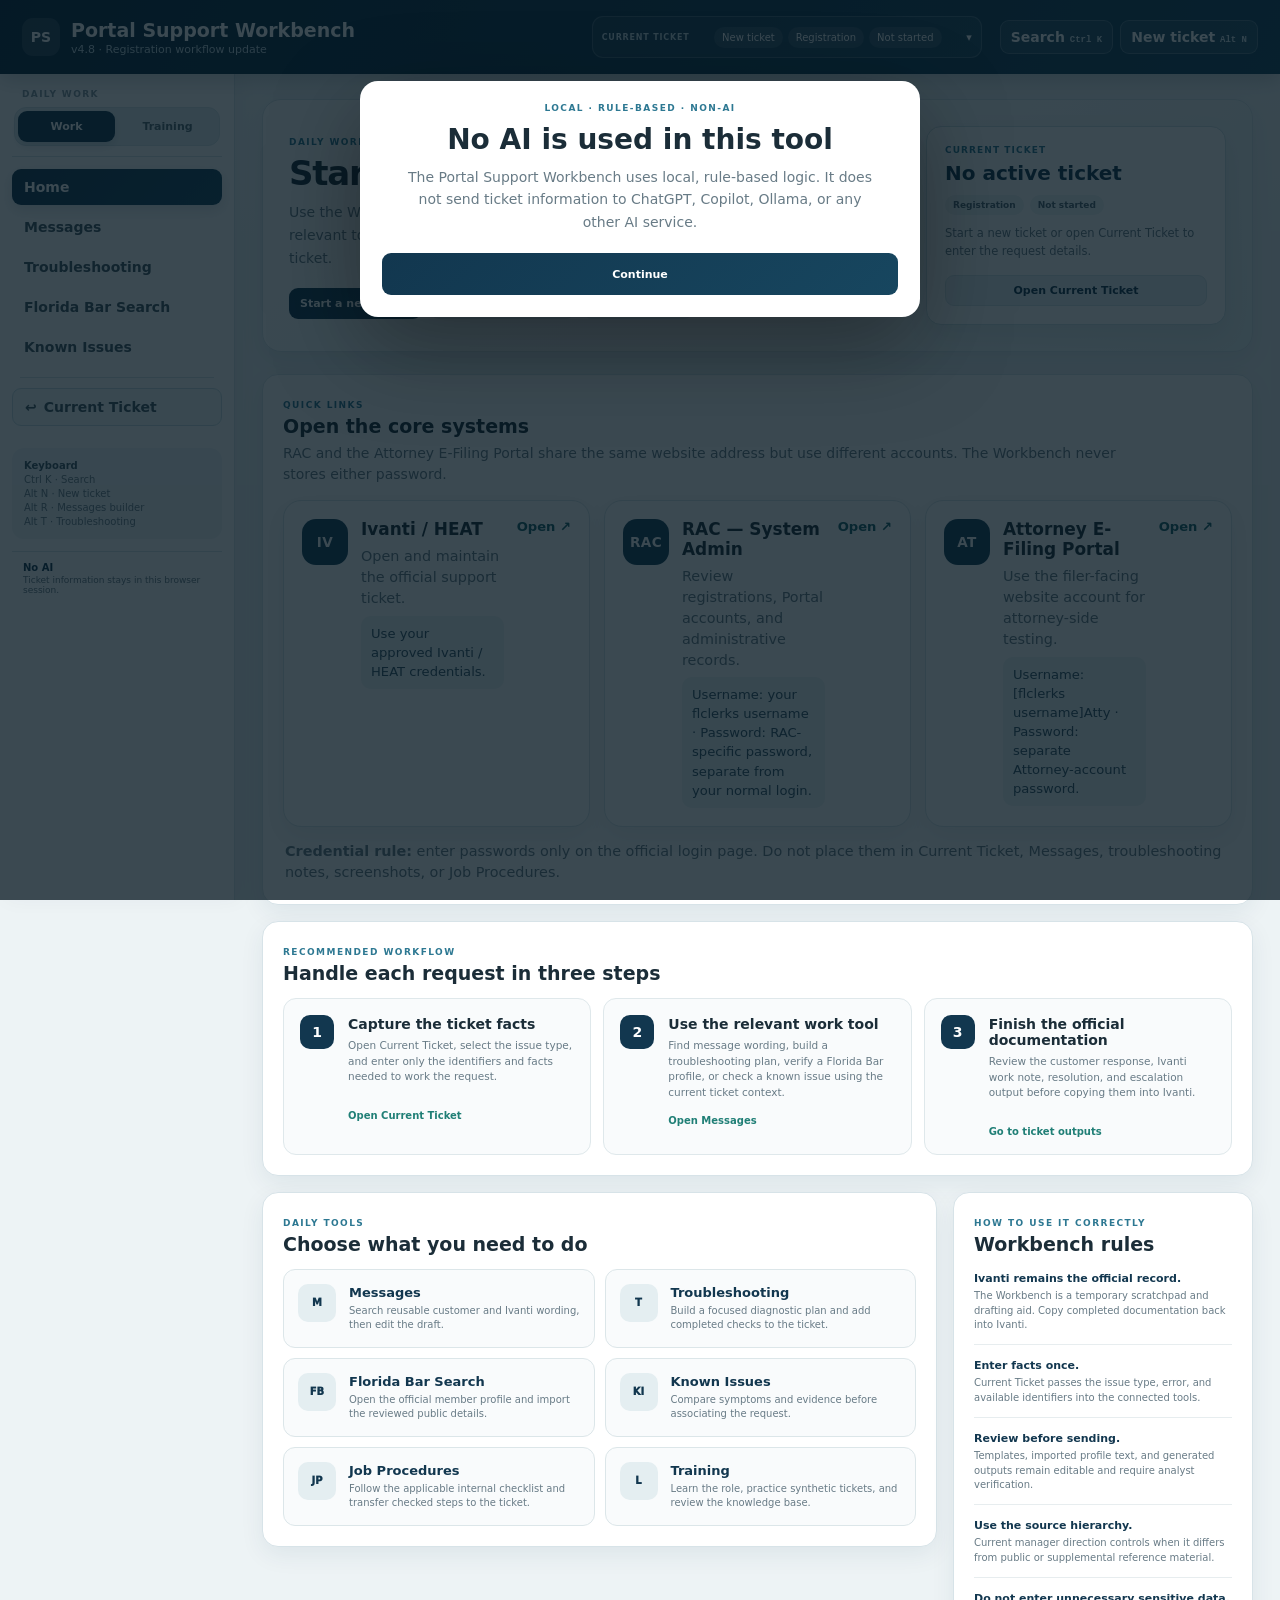
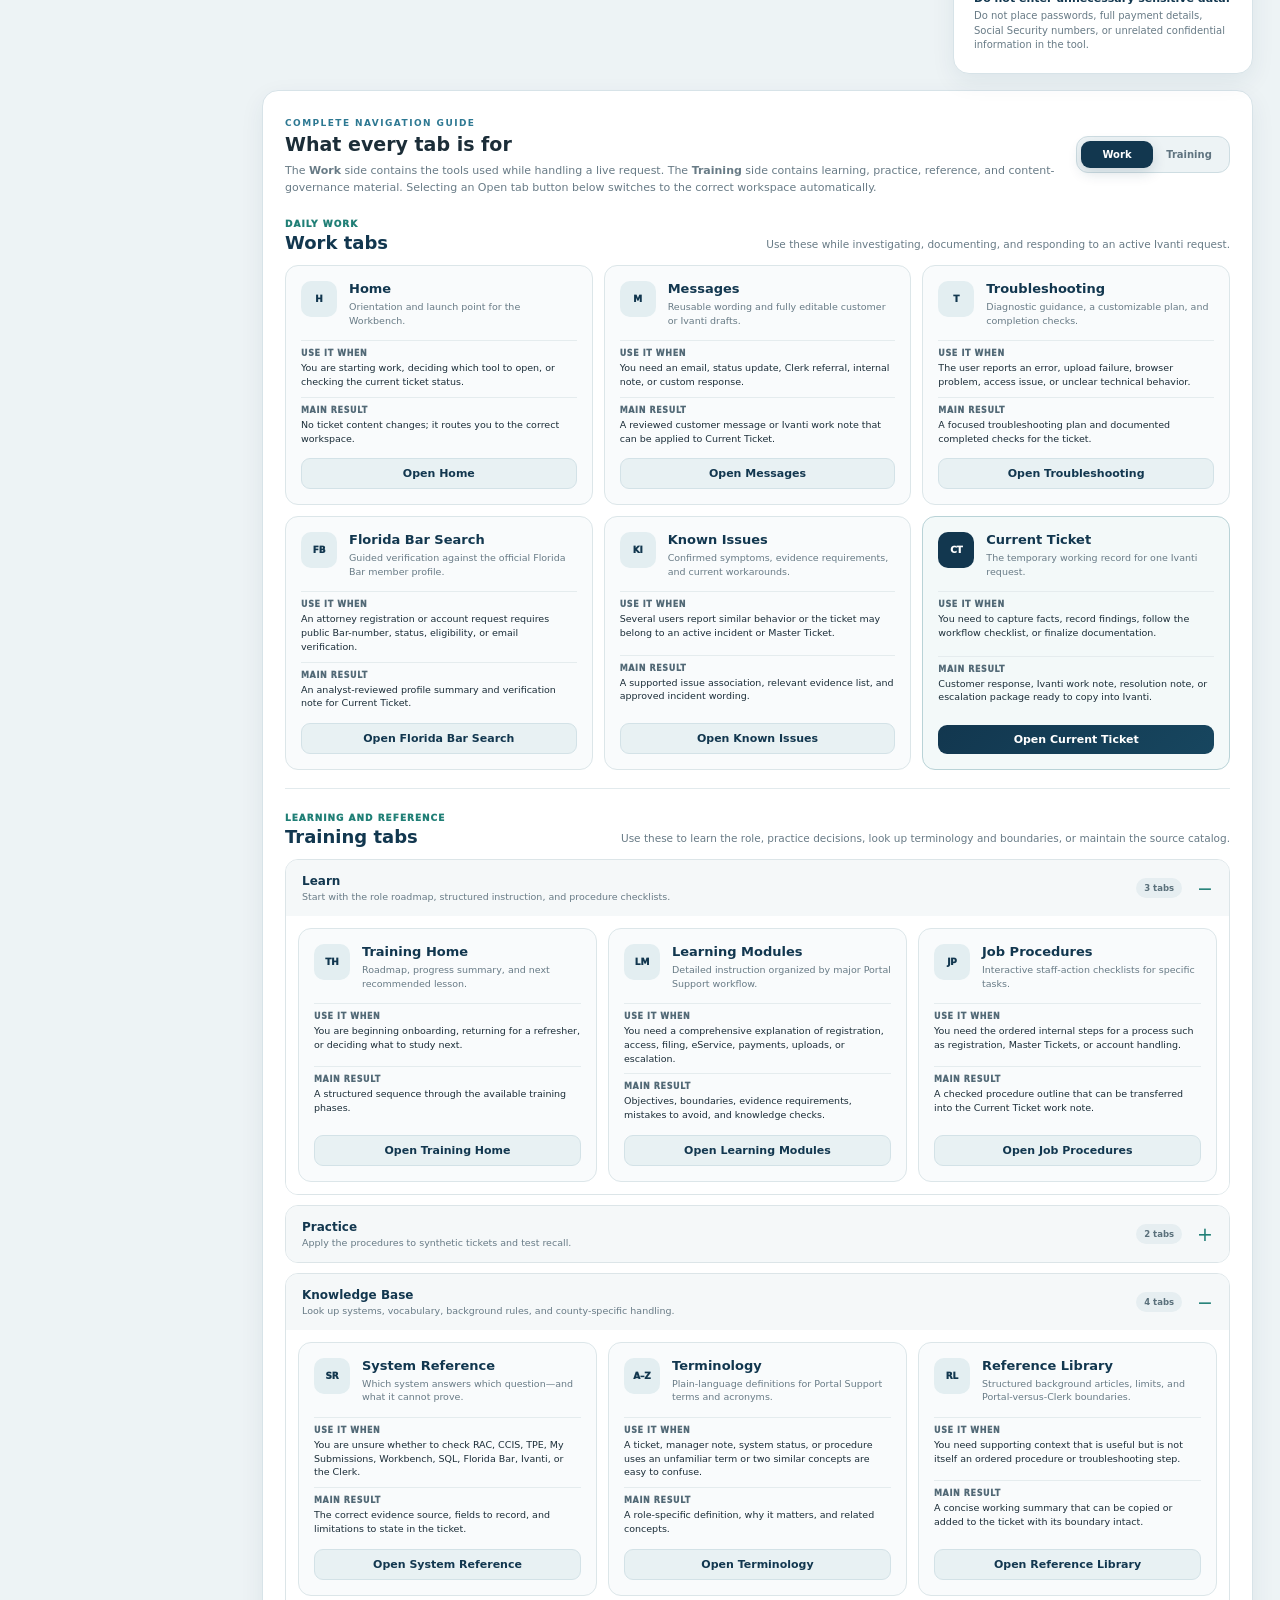
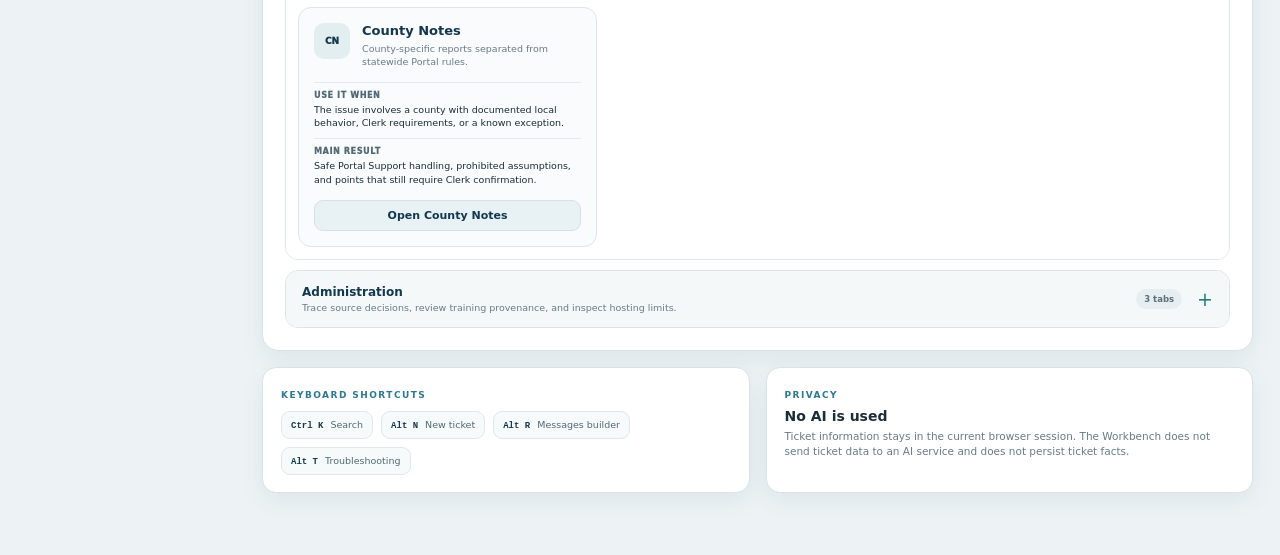
<file: index.html>
<!doctype html>
<html lang="en">
<head>
<meta charset="utf-8">
<meta name="viewport" content="width=device-width,initial-scale=1">
<meta name="robots" content="noindex,nofollow,noarchive">
<meta name="referrer" content="no-referrer">
<title>Portal Support Workbench v4.7</title>
<link rel="stylesheet" href="styles-v4.6.css">
<link rel="stylesheet" href="core-links-v4.7.css">
</head>
<body>
<div id="securityGate" class="overlay" role="dialog" aria-modal="true" aria-labelledby="noAiTitle">
  <div class="dialog no-ai-dialog">
    <span class="eyebrow">Local · Rule-based · Non-AI</span>
    <h1 id="noAiTitle">No AI is used in this tool</h1>
    <p>The Portal Support Workbench uses local, rule-based logic. It does not send ticket information to ChatGPT, Copilot, Ollama, or any other AI service.</p>
    <button id="enter" class="primary full">Continue</button>
  </div>
</div>
<header class="topbar">
  <div class="brand"><div class="brandmark">PS</div><div><h1>Portal Support Workbench</h1><p>v4.7 · Core system quick links</p></div></div>
  <div id="headerTicketMenu" class="header-ticket-menu">
    <button id="headerTicketToggle" class="header-ticket-toggle" type="button" aria-expanded="false" aria-controls="headerTicketPanel">
      <span class="header-ticket-label">Current ticket</span>
      <span class="ticket-strip"><span id="topIncident">New ticket</span><span id="topWorkflow">Registration</span><span id="topProgress">0% ready</span></span>
      <span class="header-ticket-chevron" aria-hidden="true">▾</span>
    </button>
    <section id="headerTicketPanel" class="header-ticket-panel" hidden aria-label="Current ticket summary">
      <div class="header-ticket-panel-head">
        <div><span class="eyebrow">Current ticket</span><strong id="drawerIncident">New ticket</strong></div>
        <button id="drawerToggle" class="secondary header-ticket-close" type="button" aria-label="Close current ticket summary">Close</button>
      </div>
      <div id="drawerSnapshot" class="drawer-snapshot"></div>
      <div class="drawer-actions"><button id="drawerOpenTicket" class="secondary">Open ticket</button><button id="drawerAddNote" class="secondary">Add note</button><button id="drawerCopySummary" class="primary">Copy summary</button></div>
      <div id="drawerNoteForm" class="drawer-note-form" hidden><textarea id="drawerNoteText" placeholder="Add a short internal note to the current ticket."></textarea><div class="drawer-actions"><button id="drawerSaveNote" class="primary">Add to work note</button><button id="drawerCancelNote" class="secondary">Cancel</button></div></div>
    </section>
  </div>
  <div class="top-actions"><button id="globalSearch">Search <kbd>Ctrl K</kbd></button><button id="newTicket">New ticket <kbd>Alt N</kbd></button></div>
</header>
<div class="shell">
<aside class="sidebar">
  <div class="sidebar-workspace" aria-label="Workspace mode">
    <span id="sidebarModeLabel" class="navlabel">Daily work</span>
    <div class="mode"><button class="active" data-mode="work">Work</button><button data-mode="training">Training</button></div>
  </div>
  <nav id="workNav">
    <button class="active" data-page="home">Home</button>
    <button data-page="replies">Messages</button>
    <button data-page="troubleshoot">Troubleshooting</button>
    <button data-page="bar">Florida Bar Search</button>
    <button data-page="known">Known Issues</button>
    <div class="nav-divider" aria-hidden="true"></div>
    <button class="current-ticket-nav" data-page="work">Current Ticket</button>
  </nav>
  <nav id="trainingNav" hidden>
    <details class="nav-group" data-nav-group="learn" open><summary>Learn</summary><button data-page="traininghome">Training Home</button><button data-page="registration">Learning Modules</button><button data-page="instructions">Job Procedures</button></details>
    <details class="nav-group" data-nav-group="practice" open><summary>Practice</summary><button data-page="scenarios">Practice Lab</button><button data-page="quiz">Knowledge Check</button></details>
    <details class="nav-group" data-nav-group="knowledge" open><summary>Knowledge Base</summary><button data-page="systems">System Reference</button><button data-page="terms">Terminology</button><button data-page="reference">Reference Library</button><button data-page="county">County Notes</button></details>
    <details class="nav-group" data-nav-group="administration"><summary>Administration</summary><button data-page="audit">Content Audit</button><button data-page="supplemental">Training Sources</button><button data-page="about">Hosting &amp; Security</button></details>
  </nav>
  <div class="shortcut"><strong>Keyboard</strong><span>Ctrl K · Search</span><span>Alt N · New ticket</span><span>Alt R · Messages builder</span><span>Alt T · Troubleshooting</span></div>
  <div class="sidebar-privacy"><strong>No AI</strong><span>Ticket information stays in this browser session.</span></div>
</aside>
<main>
<section id="page-home" class="page active">
  <div class="home-hero">
    <div class="home-hero-copy">
      <span class="eyebrow">Daily work dashboard</span>
      <h2>Start here</h2>
      <p>Use the Workbench as a temporary companion to Ivanti: enter one ticket, use the relevant tools, then copy the finished response and documentation back into the official ticket.</p>
      <div class="home-hero-actions">
        <button id="homeNewTicket" class="primary">Start a new ticket</button>
        <button id="homeOpenTicket" class="secondary">Open current ticket</button>
        <button id="homeOpenTraining" class="secondary">Open training</button>
      </div>
    </div>
    <aside class="home-ticket-card" aria-label="Current ticket status">
      <span class="home-card-label">Current ticket</span>
      <strong id="homeTicketIncident">No active ticket</strong>
      <div class="home-ticket-meta"><span id="homeTicketWorkflow">Registration</span><span id="homeTicketRemaining">Not started</span></div>
      <p id="homeTicketDescription">Start a new ticket or open Current Ticket to enter the request details.</p>
      <button id="homeContinueTicket" class="secondary full">Open Current Ticket</button>
    </aside>
  </div>

  <section class="home-section" aria-labelledby="homeWorkflowTitle">
    <div class="home-section-head"><div><span class="eyebrow">Recommended workflow</span><h3 id="homeWorkflowTitle">Handle each request in three steps</h3></div></div>
    <div class="home-step-grid">
      <article class="home-step-card"><span class="home-step-number">1</span><div><h4>Capture the ticket facts</h4><p>Open Current Ticket, select the issue type, and enter only the identifiers and facts needed to work the request.</p><button data-home-page="work" class="text-action">Open Current Ticket</button></div></article>
      <article class="home-step-card"><span class="home-step-number">2</span><div><h4>Use the relevant work tool</h4><p>Find message wording, build a troubleshooting plan, verify a Florida Bar profile, or check a known issue using the current ticket context.</p><button data-home-page="replies" class="text-action">Open Messages</button></div></article>
      <article class="home-step-card"><span class="home-step-number">3</span><div><h4>Finish the official documentation</h4><p>Review the customer response, Ivanti work note, resolution, and escalation output before copying them into Ivanti.</p><button data-home-page="work" data-home-output="true" class="text-action">Go to ticket outputs</button></div></article>
    </div>
  </section>

  <div class="home-main-grid">
    <section class="home-section home-tools-section" aria-labelledby="homeToolsTitle">
      <div class="home-section-head"><div><span class="eyebrow">Daily tools</span><h3 id="homeToolsTitle">Choose what you need to do</h3></div></div>
      <div class="home-tool-grid">
        <button class="home-tool-card" data-home-page="replies"><span class="home-tool-icon" aria-hidden="true">M</span><span><strong>Messages</strong><small>Search reusable customer and Ivanti wording, then edit the draft.</small></span></button>
        <button class="home-tool-card" data-home-page="troubleshoot"><span class="home-tool-icon" aria-hidden="true">T</span><span><strong>Troubleshooting</strong><small>Build a focused diagnostic plan and add completed checks to the ticket.</small></span></button>
        <button class="home-tool-card" data-home-page="bar"><span class="home-tool-icon" aria-hidden="true">FB</span><span><strong>Florida Bar Search</strong><small>Open the official member profile and import the reviewed public details.</small></span></button>
        <button class="home-tool-card" data-home-page="known"><span class="home-tool-icon" aria-hidden="true">KI</span><span><strong>Known Issues</strong><small>Compare symptoms and evidence before associating the request.</small></span></button>
        <button class="home-tool-card" data-home-training-page="instructions"><span class="home-tool-icon" aria-hidden="true">JP</span><span><strong>Job Procedures</strong><small>Follow the applicable internal checklist and transfer checked steps to the ticket.</small></span></button>
        <button class="home-tool-card" data-home-training-page="traininghome"><span class="home-tool-icon" aria-hidden="true">L</span><span><strong>Training</strong><small>Learn the role, practice synthetic tickets, and review the knowledge base.</small></span></button>
      </div>
    </section>

    <aside class="home-section home-guide-section" aria-labelledby="homeGuideTitle">
      <div class="home-section-head"><div><span class="eyebrow">How to use it correctly</span><h3 id="homeGuideTitle">Workbench rules</h3></div></div>
      <div class="home-guide-list">
        <div><strong>Ivanti remains the official record.</strong><p>The Workbench is a temporary scratchpad and drafting aid. Copy completed documentation back into Ivanti.</p></div>
        <div><strong>Enter facts once.</strong><p>Current Ticket passes the issue type, error, and available identifiers into the connected tools.</p></div>
        <div><strong>Review before sending.</strong><p>Templates, imported profile text, and generated outputs remain editable and require analyst verification.</p></div>
        <div><strong>Use the source hierarchy.</strong><p>Current manager direction controls when it differs from public or supplemental reference material.</p></div>
        <div><strong>Do not enter unnecessary sensitive data.</strong><p>Do not place passwords, full payment details, Social Security numbers, or unrelated confidential information in the tool.</p></div>
      </div>
    </aside>
  </div>

  <section class="home-section home-tab-guide" aria-labelledby="homeTabsTitle">
    <div class="home-section-head tab-guide-heading">
      <div>
        <span class="eyebrow">Complete navigation guide</span>
        <h3 id="homeTabsTitle">What every tab is for</h3>
        <p>The <strong>Work</strong> side contains the tools used while handling a live request. The <strong>Training</strong> side contains learning, practice, reference, and content-governance material. Selecting an Open tab button below switches to the correct workspace automatically.</p>
      </div>
      <div class="tab-guide-toggle-example" aria-label="Workspace toggle explanation"><span class="active">Work</span><span>Training</span></div>
    </div>

    <section class="tab-guide-work" aria-labelledby="workTabsTitle">
      <div class="tab-guide-group-head"><div><span class="tab-guide-kicker">Daily work</span><h4 id="workTabsTitle">Work tabs</h4></div><p>Use these while investigating, documenting, and responding to an active Ivanti request.</p></div>
      <div class="tab-guide-grid work-tab-grid">
        <article class="tab-guide-card"><div class="tab-guide-card-head"><span class="tab-guide-icon">H</span><div><h5>Home</h5><p>Orientation and launch point for the Workbench.</p></div></div><dl><div><dt>Use it when</dt><dd>You are starting work, deciding which tool to open, or checking the current ticket status.</dd></div><div><dt>Main result</dt><dd>No ticket content changes; it routes you to the correct workspace.</dd></div></dl><button class="secondary full" data-home-page="home">Open Home</button></article>
        <article class="tab-guide-card"><div class="tab-guide-card-head"><span class="tab-guide-icon">M</span><div><h5>Messages</h5><p>Reusable wording and fully editable customer or Ivanti drafts.</p></div></div><dl><div><dt>Use it when</dt><dd>You need an email, status update, Clerk referral, internal note, or custom response.</dd></div><div><dt>Main result</dt><dd>A reviewed customer message or Ivanti work note that can be applied to Current Ticket.</dd></div></dl><button class="secondary full" data-home-page="replies">Open Messages</button></article>
        <article class="tab-guide-card"><div class="tab-guide-card-head"><span class="tab-guide-icon">T</span><div><h5>Troubleshooting</h5><p>Diagnostic guidance, a customizable plan, and completion checks.</p></div></div><dl><div><dt>Use it when</dt><dd>The user reports an error, upload failure, browser problem, access issue, or unclear technical behavior.</dd></div><div><dt>Main result</dt><dd>A focused troubleshooting plan and documented completed checks for the ticket.</dd></div></dl><button class="secondary full" data-home-page="troubleshoot">Open Troubleshooting</button></article>
        <article class="tab-guide-card"><div class="tab-guide-card-head"><span class="tab-guide-icon">FB</span><div><h5>Florida Bar Search</h5><p>Guided verification against the official Florida Bar member profile.</p></div></div><dl><div><dt>Use it when</dt><dd>An attorney registration or account request requires public Bar-number, status, eligibility, or email verification.</dd></div><div><dt>Main result</dt><dd>An analyst-reviewed profile summary and verification note for Current Ticket.</dd></div></dl><button class="secondary full" data-home-page="bar">Open Florida Bar Search</button></article>
        <article class="tab-guide-card"><div class="tab-guide-card-head"><span class="tab-guide-icon">KI</span><div><h5>Known Issues</h5><p>Confirmed symptoms, evidence requirements, and current workarounds.</p></div></div><dl><div><dt>Use it when</dt><dd>Several users report similar behavior or the ticket may belong to an active incident or Master Ticket.</dd></div><div><dt>Main result</dt><dd>A supported issue association, relevant evidence list, and approved incident wording.</dd></div></dl><button class="secondary full" data-home-page="known">Open Known Issues</button></article>
        <article class="tab-guide-card current-ticket-guide"><div class="tab-guide-card-head"><span class="tab-guide-icon">CT</span><div><h5>Current Ticket</h5><p>The temporary working record for one Ivanti request.</p></div></div><dl><div><dt>Use it when</dt><dd>You need to capture facts, record findings, follow the workflow checklist, or finalize documentation.</dd></div><div><dt>Main result</dt><dd>Customer response, Ivanti work note, resolution note, or escalation package ready to copy into Ivanti.</dd></div></dl><button class="primary full" data-home-page="work">Open Current Ticket</button></article>
      </div>
    </section>

    <section class="tab-guide-training" aria-labelledby="trainingTabsTitle">
      <div class="tab-guide-group-head"><div><span class="tab-guide-kicker">Learning and reference</span><h4 id="trainingTabsTitle">Training tabs</h4></div><p>Use these to learn the role, practice decisions, look up terminology and boundaries, or maintain the source catalog.</p></div>

      <details class="tab-guide-cluster" open><summary><span><strong>Learn</strong><small>Start with the role roadmap, structured instruction, and procedure checklists.</small></span><span class="cluster-count">3 tabs</span></summary><div class="tab-guide-grid">
        <article class="tab-guide-card"><div class="tab-guide-card-head"><span class="tab-guide-icon">TH</span><div><h5>Training Home</h5><p>Roadmap, progress summary, and next recommended lesson.</p></div></div><dl><div><dt>Use it when</dt><dd>You are beginning onboarding, returning for a refresher, or deciding what to study next.</dd></div><div><dt>Main result</dt><dd>A structured sequence through the available training phases.</dd></div></dl><button class="secondary full" data-home-training-page="traininghome">Open Training Home</button></article>
        <article class="tab-guide-card"><div class="tab-guide-card-head"><span class="tab-guide-icon">LM</span><div><h5>Learning Modules</h5><p>Detailed instruction organized by major Portal Support workflow.</p></div></div><dl><div><dt>Use it when</dt><dd>You need a comprehensive explanation of registration, access, filing, eService, payments, uploads, or escalation.</dd></div><div><dt>Main result</dt><dd>Objectives, boundaries, evidence requirements, mistakes to avoid, and knowledge checks.</dd></div></dl><button class="secondary full" data-home-training-page="registration">Open Learning Modules</button></article>
        <article class="tab-guide-card"><div class="tab-guide-card-head"><span class="tab-guide-icon">JP</span><div><h5>Job Procedures</h5><p>Interactive staff-action checklists for specific tasks.</p></div></div><dl><div><dt>Use it when</dt><dd>You need the ordered internal steps for a process such as registration, Master Tickets, or account handling.</dd></div><div><dt>Main result</dt><dd>A checked procedure outline that can be transferred into the Current Ticket work note.</dd></div></dl><button class="secondary full" data-home-training-page="instructions">Open Job Procedures</button></article>
      </div></details>

      <details class="tab-guide-cluster"><summary><span><strong>Practice</strong><small>Apply the procedures to synthetic tickets and test recall.</small></span><span class="cluster-count">2 tabs</span></summary><div class="tab-guide-grid">
        <article class="tab-guide-card"><div class="tab-guide-card-head"><span class="tab-guide-icon">PL</span><div><h5>Practice Lab</h5><p>Scenario-based decisions using fictional support tickets.</p></div></div><dl><div><dt>Use it when</dt><dd>You want to practice issue classification, evidence gathering, ownership boundaries, and escalation decisions.</dd></div><div><dt>Main result</dt><dd>Immediate grading, explanations, coaching points, and model work-note structures.</dd></div></dl><button class="secondary full" data-home-training-page="scenarios">Open Practice Lab</button></article>
        <article class="tab-guide-card"><div class="tab-guide-card-head"><span class="tab-guide-icon">KC</span><div><h5>Knowledge Check</h5><p>Module-filtered or full-role assessment questions.</p></div></div><dl><div><dt>Use it when</dt><dd>You want to identify weak areas after studying or verify retention before handling live work.</dd></div><div><dt>Main result</dt><dd>A session score with explanations for each visible question.</dd></div></dl><button class="secondary full" data-home-training-page="quiz">Open Knowledge Check</button></article>
      </div></details>

      <details class="tab-guide-cluster" open><summary><span><strong>Knowledge Base</strong><small>Look up systems, vocabulary, background rules, and county-specific handling.</small></span><span class="cluster-count">4 tabs</span></summary><div class="tab-guide-grid">
        <article class="tab-guide-card"><div class="tab-guide-card-head"><span class="tab-guide-icon">SR</span><div><h5>System Reference</h5><p>Which system answers which question—and what it cannot prove.</p></div></div><dl><div><dt>Use it when</dt><dd>You are unsure whether to check RAC, CCIS, TPE, My Submissions, Workbench, SQL, Florida Bar, Ivanti, or the Clerk.</dd></div><div><dt>Main result</dt><dd>The correct evidence source, fields to record, and limitations to state in the ticket.</dd></div></dl><button class="secondary full" data-home-training-page="systems">Open System Reference</button></article>
        <article class="tab-guide-card"><div class="tab-guide-card-head"><span class="tab-guide-icon">A–Z</span><div><h5>Terminology</h5><p>Plain-language definitions for Portal Support terms and acronyms.</p></div></div><dl><div><dt>Use it when</dt><dd>A ticket, manager note, system status, or procedure uses an unfamiliar term or two similar concepts are easy to confuse.</dd></div><div><dt>Main result</dt><dd>A role-specific definition, why it matters, and related concepts.</dd></div></dl><button class="secondary full" data-home-training-page="terms">Open Terminology</button></article>
        <article class="tab-guide-card"><div class="tab-guide-card-head"><span class="tab-guide-icon">RL</span><div><h5>Reference Library</h5><p>Structured background articles, limits, and Portal-versus-Clerk boundaries.</p></div></div><dl><div><dt>Use it when</dt><dd>You need supporting context that is useful but is not itself an ordered procedure or troubleshooting step.</dd></div><div><dt>Main result</dt><dd>A concise working summary that can be copied or added to the ticket with its boundary intact.</dd></div></dl><button class="secondary full" data-home-training-page="reference">Open Reference Library</button></article>
        <article class="tab-guide-card"><div class="tab-guide-card-head"><span class="tab-guide-icon">CN</span><div><h5>County Notes</h5><p>County-specific reports separated from statewide Portal rules.</p></div></div><dl><div><dt>Use it when</dt><dd>The issue involves a county with documented local behavior, Clerk requirements, or a known exception.</dd></div><div><dt>Main result</dt><dd>Safe Portal Support handling, prohibited assumptions, and points that still require Clerk confirmation.</dd></div></dl><button class="secondary full" data-home-training-page="county">Open County Notes</button></article>
      </div></details>

      <details class="tab-guide-cluster"><summary><span><strong>Administration</strong><small>Trace source decisions, review training provenance, and inspect hosting limits.</small></span><span class="cluster-count">3 tabs</span></summary><div class="tab-guide-grid">
        <article class="tab-guide-card"><div class="tab-guide-card-head"><span class="tab-guide-icon">CA</span><div><h5>Content Audit</h5><p>Item-by-item classification and source traceability.</p></div></div><dl><div><dt>Use it when</dt><dd>You need to understand why wording was moved, merged, excluded, or flagged for review.</dd></div><div><dt>Main result</dt><dd>The original source text, current classification, active/excluded status, and audit reason.</dd></div></dl><button class="secondary full" data-home-training-page="audit">Open Content Audit</button></article>
        <article class="tab-guide-card"><div class="tab-guide-card-head"><span class="tab-guide-icon">TS</span><div><h5>Training Sources</h5><p>Source hierarchy, exclusions, and areas requiring current confirmation.</p></div></div><dl><div><dt>Use it when</dt><dd>You need to know what supports the training or whether a point was deliberately not converted into an active rule.</dd></div><div><dt>Main result</dt><dd>A transparent map of primary materials and unresolved or changeable content.</dd></div></dl><button class="secondary full" data-home-training-page="supplemental">Open Training Sources</button></article>
        <article class="tab-guide-card"><div class="tab-guide-card-head"><span class="tab-guide-icon">HS</span><div><h5>Hosting &amp; Security</h5><p>Technical boundaries of the static GitHub Pages edition.</p></div></div><dl><div><dt>Use it when</dt><dd>You need to confirm what the site stores, what external actions it performs, or whether AI, telemetry, or APIs are involved.</dd></div><div><dt>Main result</dt><dd>A concise statement of the Workbench’s local, non-AI, session-only operating model.</dd></div></dl><button class="secondary full" data-home-training-page="about">Open Hosting &amp; Security</button></article>
      </div></details>
    </section>
  </section>

  <div class="home-footer-grid">
    <section class="home-mini-panel"><span class="eyebrow">Keyboard shortcuts</span><div class="home-shortcuts"><span><kbd>Ctrl K</kbd> Search</span><span><kbd>Alt N</kbd> New ticket</span><span><kbd>Alt R</kbd> Messages builder</span><span><kbd>Alt T</kbd> Troubleshooting</span></div></section>
    <section class="home-mini-panel"><span class="eyebrow">Privacy</span><h4>No AI is used</h4><p>Ticket information stays in the current browser session. The Workbench does not send ticket data to an AI service and does not persist ticket facts.</p></section>
  </div>
</section>
<section id="page-work" class="page">
  <div class="work-head compact-head">
    <div><span class="eyebrow">Temporary workspace for one Ivanti request</span><h2 id="ticketTitle">Current ticket</h2><p id="workPurpose"></p></div>
    <div class="head-actions"><label class="workflow-selector">Issue type<select id="workflowSelect"></select></label><button id="clearTicket" class="danger">Clear current ticket</button></div>
  </div>

  <div class="ticket-overview">
    <div id="nextAction" class="next-action"></div>
    <div class="overview-card"><h3>Ticket snapshot</h3><div id="ticketSnapshot"></div></div>
    <div class="overview-card"><div class="overview-card-head"><h3>Still needed</h3><button id="goNextRequired" class="secondary">Go to next item</button></div><div id="requiredList"></div></div>
  </div>

  <div class="current-ticket-layout">
    <section class="work-section" id="detailsSection">
      <div class="simple-heading"><div><span class="section-kicker">Ticket facts</span><h3>Enter the information you actually need</h3><p>Required and frequently used identifiers stay visible. Less common fields are kept under More details.</p></div><span id="detailsStatus" class="section-status"></span></div>
      <details class="paste-ticket">
        <summary>Paste an Ivanti request and extract common details</summary>
        <p>Extraction is local and rule-based. Review every detected value before relying on it.</p>
        <textarea id="ticketPaste" placeholder="Paste the ticket, email, or voicemail transcription here. Do not include passwords, full payment information, Social Security numbers, or other unnecessary sensitive data."></textarea>
        <div class="paste-actions"><button id="extractTicket" class="primary">Extract details</button><button id="clearTicketPaste" class="secondary">Clear pasted text</button><span id="extractResult" class="extract-result"></span></div>
      </details>
      <div id="ticketFields" class="field-grid compact-fields"></div>
      <details id="optionalFactsFold" class="more-details">
        <summary>More ticket details <span id="optionalFactCount"></span></summary>
        <div id="optionalTicketFields" class="field-grid"></div>
      </details>
      <div class="subsection-label"><h4>Issue questions</h4><p>These answers determine which checklist items apply.</p></div>
      <div id="workflowQuestions" class="question-grid"></div>
    </section>

    <section class="work-section" id="workListSection">
      <div class="simple-heading"><div><span class="section-kicker">What to check</span><h3>Use the system findings and checklist for this issue</h3><p>Choose the view you need. The app keeps both connected to the same current ticket.</p></div></div>
      <div class="work-list-switch" role="tablist" aria-label="Current ticket work list">
        <button class="active" data-work-list="checklist" role="tab">Checklist <span id="actionsStatus" class="mini-status"></span></button>
        <button data-work-list="systems" role="tab">System findings <span id="systemsStatus" class="mini-status"></span></button>
      </div>
      <div id="checklistSection" class="work-list-panel">
        <div class="check-toolbar"><input id="actionSearch" placeholder="Filter checklist"><div class="segmented" id="actionFilter"><button class="active" data-action-filter="all">All</button><button data-action-filter="open">Open</button><button data-action-filter="core">Core</button><button data-action-filter="done">Done</button><button data-action-filter="na">N/A</button></div><label class="checkline compact"><input id="showConditional" type="checkbox" checked> Show conditional steps</label></div>
        <div class="stats"><div><strong id="doneCount">0</strong><span>Done</span></div><div><strong id="naCount">0</strong><span>N/A</span></div><div><strong id="openCount">0</strong><span>Open</span></div></div>
        <div id="actionChecklist"></div>
      </div>
      <div id="systemsSection" class="work-list-panel" hidden>
        <div class="info compact-info">Record what the system showed. A checked system without a finding does not count as complete.</div>
        <div id="systemCards" class="system-evidence-grid"></div>
      </div>
    </section>

    <section class="work-section ticket-tools" id="toolsSection">
      <div class="simple-heading"><div><span class="section-kicker">Tools for this ticket</span><h3>Open a role tool with the current ticket context</h3><p>These tools receive the issue type, exact error, and identifiers already entered here.</p></div></div>
      <div class="ticket-tool-grid">
        <button id="workTrouble" class="ticket-tool"><strong>Troubleshoot this issue</strong><span>Find the applicable steps and add results to the work note.</span></button>
        <button id="workBar" class="ticket-tool"><strong>Search Florida Bar</strong><span>Open the official directory and record the verification result.</span></button>
        <button id="workReplies" class="ticket-tool"><strong>Open Messages</strong><span>Find reusable wording or build a customized customer response or Ivanti note.</span></button>
        <button id="workKnown" class="ticket-tool"><strong>Check known issues</strong><span>Review possible matches without automatically associating the ticket.</span></button>
      </div>
    </section>

    <section class="work-section" id="responseSection">
      <div class="simple-heading"><div><span class="section-kicker">Finished documentation</span><h3>Customer response, Ivanti note, resolution, or escalation</h3><p>All drafts are editable. Ticket changes never overwrite a draft unless you select Regenerate.</p></div><span id="responseStatus" class="section-status"></span></div>
      <details class="closeout-details">
        <summary>Contact and closeout details</summary>
        <div class="closeout-grid"><label>Customer contact status<select id="contactStatus"><option value="">Select</option><option>Email prepared</option><option>Email sent</option><option>Telephone contact completed</option><option>Voicemail left</option><option>Awaiting customer</option><option>Customer self-resolved</option></select></label><label>Outcome<select id="outcomeValue"></select></label><label>Cause Code<input id="causeCodeValue" placeholder="Current Ivanti Cause Code"></label><label class="checkline review-check"><input id="responseReviewed" type="checkbox"> I reviewed the customer response against the ticket facts, findings, and job instructions.</label><label class="full">Resolution / handoff summary<textarea id="resolutionSummary" placeholder="What happened and why"></textarea></label></div>
      </details>
      <div class="output-toolbar"><div class="output-tabs"><button class="active" data-output="customer">Customer response</button><button data-output="worknote">Ivanti work note</button><button data-output="resolution">Resolution note</button><button data-output="escalation">Escalation package</button></div><div><span id="outputStale" class="stale" hidden>Ticket changed—draft not regenerated</span><button id="regenerateOutputs" class="secondary">Regenerate drafts</button></div></div>
      <div id="outputPanels"></div><div id="ticketDraftChecks" class="draft-checks ticket-draft-checks" aria-live="polite"></div>
      <div class="response-actions"><button id="openBuilderFromTicket" class="secondary">Open Messages builder</button><button id="openRepliesFromTicket" class="secondary">Find message wording</button><button id="copyTicketBundle" class="primary">Copy complete ticket bundle</button></div>
    </section>
  </div>
</section>

<section id="page-troubleshoot" class="page">
  <div class="pagehead"><div><span class="eyebrow">Restored daily workspace</span><h2>Troubleshooting</h2><p>Find the applicable team-note guidance, assemble a troubleshooting plan, and add completed items to the active ticket.</p></div><button id="troubleUseTicket" class="secondary">Use current ticket issue</button></div>
  <div id="suggestedTrouble" class="suggestion-strip"></div>
  <div class="toolbar"><input id="troubleSearch" placeholder="Search symptom or step"><select id="troubleCategory"></select><label class="checkline"><input id="verifyOnly" type="checkbox"> Verify-first only</label><span id="troubleCount" class="count"></span></div>
  <div class="split workspace-split trouble-workspace-layout"><div id="troubleCards" class="cards workspace-gallery" aria-label="Troubleshooting message gallery"></div><aside class="workspace-detail trouble-plan-pane" aria-label="Troubleshooting plan workspace"><div class="panel"><div class="panelhead"><div><h3>Troubleshooting plan</h3><p>Add, reorder, edit, and copy the steps you need.</p></div><button id="clearTroublePlan" class="danger">Clear</button></div><div id="troubleKit"></div><textarea id="troublePlanText" class="large" placeholder="Selected troubleshooting guidance will appear here. You can edit it freely."></textarea><div class="stack-actions"><button id="rebuildTroublePlan" class="secondary">Rebuild from selected cards</button><button id="addTroubleToTicket" class="secondary">Add plan to current work note</button><button id="copyTroubleKit" class="primary">Copy plan</button></div></div><div class="panel"><h3>Complete troubleshooting checklist</h3><div id="troubleMaster"></div><button id="addCheckedTrouble" class="secondary full">Add checked items to current ticket</button><button id="copyTroubleChecked" class="primary full">Copy checked as work note</button></div></aside></div>
</section>

<section id="page-replies" class="page">
  <div class="pagehead"><div><span class="eyebrow">Reusable wording and customizable drafting</span><h2>Messages</h2><p>Search customer and Ivanti wording, assemble a quick draft, or build a response from editable blocks without leaving this workspace.</p></div><div class="head-actions"><button id="builderStartTicket" class="secondary">Start builder from current ticket</button><button id="builderBlank" class="secondary">Start builder blank</button></div></div>
  <div class="reply-mode"><button class="active" data-reply-mode="Customer">Customer Email</button><button data-reply-mode="Internal">Ivanti Note</button></div>
  <div id="replyModeHelp" class="info"></div>
  <div class="toolbar simple"><input id="replySearch" placeholder="Search all messages"><div id="replyIntentChips" class="intent-chips"></div><label class="checkline compact"><input id="replyFavoritesOnly" type="checkbox"> Favorites only</label><span id="replyCount" class="count"></span></div>
  <div class="message-layout workspace-split">
    <div class="workspace-gallery message-gallery" aria-label="Message gallery"><div id="suggestedReplies" class="suggestion-strip"></div><div id="replyCards" class="cards"></div></div>
    <aside class="panel message-workspace workspace-detail" aria-label="Message drafting workspace">
      <div class="message-workspace-tabs" role="tablist" aria-label="Message drafting method"><button class="active" data-message-workspace="quick" role="tab">Quick draft</button><button data-message-workspace="builder" role="tab">Block builder</button></div>
      <div id="messageQuickPanel" class="message-workspace-panel">
        <div class="panelhead"><div><h3 id="replyDraftTitle">Customer email draft</h3><p>Add messages, reorder them, and edit the completed draft.</p></div><button id="clearReplyDraft" class="danger">Clear</button></div>
        <button id="startReplyFromTicket" class="secondary full">Start with current ticket draft</button><div id="replyKit"></div>
        <textarea id="replyDraft" class="huge" placeholder="Your editable draft appears here."></textarea><div id="messageDraftChecks" class="draft-checks" aria-live="polite"></div>
        <div class="stack-actions"><button id="rebuildReplyDraft" class="secondary">Rebuild from selected messages</button><button id="sendReplyToTicket" class="secondary">Use in current ticket</button><button id="copyReplyDraft" class="primary">Copy draft</button></div>
      </div>
      <div id="messageBuilderPanel" class="message-workspace-panel" hidden>
        <div class="builder-add"><label>Add block type<select id="newBlockType"><option>Greeting</option><option>Acknowledgment</option><option>Verified finding</option><option>Explanation</option><option>Instructions</option><option>Portal / Clerk boundary</option><option>Closing</option><option>Custom</option></select></label><button id="addBuilderBlock" class="primary">Add block</button></div>
        <div class="insert-tools"><label>Insert Quick Message<select id="builderTemplate"></select></label><button id="insertBuilderTemplate" class="secondary">Insert</button></div>
        <div><span class="field-label">Insert current ticket fact</span><div id="factChips" class="fact-chips"></div></div><div id="builderBlocks"></div>
        <div class="panelhead builder-final-head"><div><h3>Final message</h3><p>Rebuild only when you choose; direct edits remain intact.</p></div><button id="copyBuilder" class="secondary">Copy</button></div>
        <textarea id="builderOutput" class="huge" placeholder="Build from blocks or type a message directly."></textarea><div id="builderDraftChecks" class="draft-checks" aria-live="polite"></div>
        <div class="stack-actions"><button id="buildFromBlocks" class="secondary">Rebuild from blocks</button><button id="sendBuilderToTicket" class="primary">Use in current ticket</button></div><div id="builderSourceSummary" class="source-summary"></div>
      </div>
    </aside>
  </div>
</section>
<section id="page-bar" class="page">
  <div class="pagehead"><div><span class="eyebrow">Official public directory</span><h2>Florida Bar Verification</h2><p>Open the exact official profile, copy the visible profile text, and import it into a compact preview before applying the result to the current ticket.</p></div></div>
  <div class="bar-layout bar-preview-layout">
    <div class="panel bar-search-panel">
      <h3>1. Open the official profile</h3>
      <p class="panel-help">Enter the numeric Bar number. The Workbench uses the exact official profile format ending in <code>?num=BAR_NUMBER</code>.</p>
      <label>Florida Bar number<input id="barSearchNumber" inputmode="numeric" pattern="[0-9]+" autocomplete="off" placeholder="Example: 1015793"></label>
      <div class="button-grid compact-button-grid">
        <a id="openExactBarProfile" class="button-link primary disabled-link" href="https://www.floridabar.org/directories/find-mbr/profile/?num=" target="_blank" rel="noopener noreferrer" aria-disabled="true">Enter a Bar number to open its profile</a>
        <button id="copyBarExactLink" type="button" class="secondary" disabled>Copy profile link</button>
      </div>
      <details class="bar-other-directories"><summary>Other Florida Bar directories</summary><div class="button-grid"><a id="openBarDirectory" class="button-link secondary" href="https://www.floridabar.org/directories/find-mbr/" target="_blank" rel="noopener noreferrer">Find a Lawyer directory</a><a id="openHouseCounselDirectory" class="button-link secondary" href="https://www.floridabar.org/directories/find-afah/" target="_blank" rel="noopener noreferrer">Authorized House Counsel directory</a></div></details>
      <div class="bar-import-box">
        <h3>2. Import the visible profile</h3>
        <p>On the official profile, select and copy the visible page text. Return here and import it. Nothing is uploaded or stored.</p>
        <button id="barImportClipboard" class="primary full" type="button">Import copied profile text</button>
        <details id="barPasteFallback"><summary>Paste profile text manually</summary><textarea id="barProfilePaste" placeholder="Paste the copied Florida Bar profile text here."></textarea><div class="stack-actions"><button id="barParseProfile" class="secondary">Parse pasted profile</button><button id="barClearProfile" class="danger">Clear imported profile</button></div></details>
      </div>
    </div>
    <div class="panel bar-preview-panel">
      <div class="panelhead"><div><h3>Imported profile summary</h3><p>Job-relevant fields parsed locally from text copied from the official profile.</p></div><span id="barPreviewStatus" class="status">No profile imported</span></div>
      <div id="barProfilePreview" class="bar-profile-card empty-preview"><div class="bar-preview-empty"><strong>No profile imported</strong><span>Open the official profile, copy its visible text, then select “Import copied profile text.”</span></div></div>
      <details id="barEditDetails" class="bar-edit-details" hidden><summary>Review or correct imported details</summary><div class="field-grid"><label>Member name<input id="barMemberName"></label><label>Bar number<input id="barVerifiedNumber"></label><label>Member status<input id="barMemberStatus"></label><label>Eligible to practice?<select id="barEligible"><option value="">Not determined</option><option>Yes</option><option>No</option></select></label><label>Public email<input id="barPublicEmail" type="email"></label><label>County<input id="barCounty"></label><label>Admitted<input id="barAdmitted"></label><label>10-year discipline history<input id="barDiscipline"></label><label>Public email comparison<select id="barEmailCompare"><option value="">Not compared</option><option>Matches Portal/customer email</option><option>Does not match</option><option>No public email shown</option><option>Ticket email missing</option></select></label></div></details>
      <label class="checkline bar-review-confirm"><input id="barReviewed" type="checkbox"> I reviewed this imported summary against the official Florida Bar profile.</label>
      <textarea id="barVerificationNote" class="bar-note" placeholder="The verification note is built from the reviewed preview. You may edit it before applying."></textarea>
      <div class="stack-actions"><button id="buildBarNote" class="secondary">Build verification note</button><button id="applyBarToTicket" class="primary">Apply to current ticket</button><button id="copyBarNote" class="secondary">Copy note</button></div>
      <div class="info compact-info"><strong>Why this is not a live site preview:</strong> External sites can prevent framing, and a static GitHub Pages app cannot reliably read another site’s page. This imported summary avoids another broken embedded window while keeping the official page as the verification source.</div>
    </div>
  </div>
</section>

<section id="page-known" class="page"><div class="pagehead"><div><span class="eyebrow">Possible matches require verification</span><h2>Known Issues</h2><p>Search symptoms, review evidence requirements, and associate only after analyst verification.</p></div><span id="knownCount" class="count"></span></div><input id="knownSearch" class="searchwide" placeholder="Search symptom or function"><div id="knownGrid" class="cardgrid"></div></section>
<section id="page-instructions" class="page">
  <div class="pagehead"><div><span class="eyebrow">Actionable internal workflows</span><h2>Job Procedures</h2><p>Use these guides to complete Portal Support work. Each procedure now shows when it applies, required systems, preparation, ordered steps, evidence to record, and a clear completion standard.</p></div><span id="instructionCount" class="count"></span></div>
  <div id="procedureStats" class="knowledge-stats"></div>
  <div class="info"><strong>What belongs here:</strong> staff action sequences. Customer wording belongs in Quick Messages; diagnostic steps belong in Troubleshooting; explanatory facts belong in the Reference Library.</div>
  <div class="toolbar knowledge-toolbar"><input id="instructionSearch" placeholder="Search procedures, systems, steps, or evidence"><select id="instructionCategory"></select><select id="instructionStatus"></select></div>
  <div id="instructionCards" class="knowledge-list"></div>
</section>
<section id="page-reference" class="page">
  <div class="pagehead"><div><span class="eyebrow">Working explanations with boundaries</span><h2>Reference Library</h2><p>Use concise source-grounded articles to understand Portal behavior, identifiers, filing limits, role distinctions, and scope boundaries. Changeable or incomplete source material is labeled clearly.</p></div><span id="referenceCount" class="count"></span></div>
  <div class="toolbar knowledge-toolbar"><input id="referenceSearch" placeholder="Search topic, fact, boundary, or related workflow"><select id="referenceCategory"></select><select id="referenceStatus"></select></div>
  <div id="referenceCards" class="knowledge-list"></div>
</section>
<section id="page-county" class="page">
  <div class="pagehead"><div><span class="eyebrow">County-specific leads, not universal rules</span><h2>County Notes</h2><p>Notes are consolidated by county and separate what the manager source reported from the safer handling approach. Use them as research leads rather than statewide rules.</p></div><span id="countyCount" class="count"></span></div>
  <div class="toolbar knowledge-toolbar"><input id="countySearch" placeholder="Search county, case type, summons, party, or document"><select id="countyCategory"></select><select id="countyStatus"></select></div>
  <div id="countyCards" class="county-guide-grid"></div>
</section>
<section id="page-audit" class="page"><div class="pagehead"><div><span class="eyebrow">Every manager-source entry classified</span><h2>Content Audit</h2><p>Review where each source item belongs, what was removed from active work views, and why it was flagged.</p></div><a class="button-link secondary" href="CONTENT_AUDIT.md" target="_blank" rel="noopener">Open full audit report</a></div><div id="auditStats" class="stats audit-stats"></div><div class="audit-legend"><span><i class="audit-dot active"></i>Active in the appropriate workspace</span><span><i class="audit-dot excluded"></i>Excluded or merged; retained here for traceability</span></div><div class="toolbar"><input id="auditSearch" placeholder="Search title, reason, flag, or source text"><select id="auditType"><option value="">All classifications</option><option>Job procedure</option><option>Quick message</option><option>Troubleshooting</option><option>Known issue</option><option>Reference note</option><option>County note</option></select><select id="auditState"><option value="">All audit states</option><option value="active">Active</option><option value="excluded">Excluded / merged</option><option value="flagged">Flagged for review</option></select><span id="auditCount" class="count"></span></div><div id="auditCards" class="procedure-list audit-list"></div></section>
<section id="page-traininghome" class="page">
  <div class="pagehead training-hero"><div><span class="eyebrow">Structured new-hire and refresher training</span><h2>Training Home</h2><p>Follow the learning path, practice with synthetic tickets, and check your understanding. Training progress is saved locally on this device. Ticket information is never saved by the Workbench. Use current manager direction for live ticket decisions.</p></div><div class="training-downloads"><a class="button-link secondary" href="TRAINING_GUIDE.html" target="_blank" rel="noopener">Printable training guide</a><a class="button-link secondary" href="PRACTICE_WORKBOOK.html" target="_blank" rel="noopener">Practice workbook</a><a class="button-link secondary" href="TRAINER_GUIDE.html" target="_blank" rel="noopener">Trainer guide</a></div></div>
  <div class="training-summary-grid"><article class="training-summary"><strong id="trainingModuleProgress">0 of 12</strong><span>Modules marked complete</span></article><article class="training-summary"><strong id="trainingScenarioProgress">0 of 15</strong><span>Scenarios attempted</span></article><article class="training-summary"><strong id="trainingQuizProgress">Not graded</strong><span>Knowledge-check score</span></article></div>
  <div id="trainingRoadmap" class="training-roadmap"></div>
  <section class="panel training-next"><div><span class="eyebrow">Recommended next step</span><h3 id="trainingNextTitle">Begin with role boundaries</h3><p id="trainingNextText"></p></div><button id="trainingNextButton" class="primary">Open next module</button></section>
</section>
<section id="page-registration" class="page">
  <div class="pagehead"><div><span class="eyebrow">Twelve source-grounded modules</span><h2>Learning Modules</h2><p>Each module includes objectives, explanations, system boundaries, the current workflow checklist, evidence requirements, common mistakes, and linked knowledge checks.</p></div><button id="resetTrainingProgress" class="secondary">Reset saved progress</button></div>
  <div class="toolbar"><input id="moduleSearch" placeholder="Search modules, objectives, rules, or systems"><select id="moduleLevel"><option value="">All levels</option><option>Foundation</option><option>Core workflow</option><option>Specialized workflow</option><option>Advanced</option></select><span id="moduleCount" class="count"></span></div>
  <div id="registrationTraining" class="training-modules"></div>
</section>
<section id="page-scenarios" class="page">
  <div class="pagehead"><div><span class="eyebrow">Fifteen synthetic support tickets</span><h2>Practice Lab</h2><p>Choose the best action at each decision point, grade the scenario, and compare your reasoning with the coaching record.</p></div><a class="button-link secondary" href="PRACTICE_WORKBOOK.html" target="_blank" rel="noopener">Open printable workbook</a></div>
  <div class="toolbar"><input id="scenarioSearch" placeholder="Search scenarios"><select id="scenarioDifficulty"><option value="">All difficulty levels</option><option>Beginner</option><option>Intermediate</option><option>Advanced</option></select><select id="scenarioWorkflow"><option value="">All workflows</option></select><span id="scenarioCount" class="count"></span></div>
  <div id="scenarioGrid" class="scenario-lab"></div>
</section>
<section id="page-quiz" class="page">
  <div class="pagehead"><div><span class="eyebrow">Thirty-six questions with explanations</span><h2>Knowledge Check</h2><p>Use the module filter for focused review or complete the full assessment. This is a training aid, not an official performance standard.</p></div><div class="stack-actions"><button id="gradeTrainingQuiz" class="primary">Grade visible questions</button><button id="resetTrainingQuiz" class="secondary">Reset answers</button></div></div>
  <div class="quiz-score" id="trainingQuizScore"><strong>Not graded</strong><span>Select an answer for each visible question, then grade.</span></div>
  <div class="toolbar"><select id="quizModule"><option value="">All modules</option></select><span id="quizCount" class="count"></span></div>
  <div id="trainingQuiz" class="training-quiz"></div>
</section>
<section id="page-systems" class="page">
  <div class="pagehead"><div><span class="eyebrow">Question → evidence source → limit</span><h2>System Reference</h2><p>Start with the question you need to answer, use the correct evidence source, and record what that source cannot prove.</p></div><span id="systemCount" class="count"></span></div>
  <section class="panel system-matrix-panel"><div class="panelhead"><div><h3>Which source answers the question?</h3><p>Use this matrix before opening systems or drafting a conclusion.</p></div></div><div id="systemQuestionMatrix" class="system-question-matrix"></div></section>
  <div class="toolbar knowledge-toolbar"><input id="systemSearch" placeholder="Search system, evidence, workflow, or limitation"><select id="systemCategory"></select></div>
  <div id="systemGrid" class="system-guide-grid"></div>
</section>
<section id="page-terms" class="page">
  <div class="pagehead"><div><span class="eyebrow">Plain-language role vocabulary</span><h2>Terminology</h2><p>Each entry explains the term, why it matters in Portal Support, and what it must not be confused with.</p></div><span id="termCount" class="count"></span></div>
  <div class="toolbar knowledge-toolbar"><input id="termSearch" placeholder="Search term, acronym, definition, or related concept"><select id="termCategory"></select><select id="termLetter"><option value="">All letters</option></select></div>
  <div id="termGrid" class="term-guide-grid"></div>
</section>
<section id="page-supplemental" class="page"><div class="pagehead"><div><span class="eyebrow">Training provenance and limits</span><h2>Training Sources</h2><p>What the training is based on, what was deliberately excluded, and where current confirmation is still required.</p></div><a class="button-link secondary" href="TRAINING_SOURCE_MAP.html" target="_blank" rel="noopener">Open source map</a></div><div class="panel prose"><h3>Primary source order</h3><ol><li>Manager-provided 2026 Registration Instructions and role notes</li><li>Manager-provided Verbiage for Certain Types of Email</li><li>Quick Troubleshooting</li><li>Quick replies library</li><li>Audited Current Ticket workflows and active source classifications</li><li>Official public documentation only as supplemental context</li></ol><h3>Deliberately not converted into active training rules</h3><ul><li>Conflicting password requirements</li><li>Dated outages, release expectations, and implementation schedules</li><li>Uncertain fees or statements containing “I believe”</li><li>Incomplete instructions that refer to missing documents</li><li>County-specific material presented as a statewide rule</li><li>Legal advice, Clerk procedure, or unverified public guidance</li></ul><p class="source-limit"><strong>Current confirmation remains required:</strong> approval criteria, Cause Codes, county behavior, technical limits, firewall allowlists, financial/refund paths, and items marked Review before use.</p></div></section>
<section id="page-about" class="page"><div class="pagehead"><h2>Hosting & Security</h2></div><div class="panel prose"><p>This static GitHub Pages edition contains no AI, OpenAI API, Ollama, analytics, or telemetry. Ticket facts are not persisted by the application.</p><p>The Florida Bar tool performs only user-initiated navigation to official Florida Bar pages.</p></div></section>
</main>
</div>
<div id="searchOverlay" class="search-overlay hidden"><div class="search-dialog"><div class="panelhead"><h3>Search the Workbench</h3><button id="closeSearch" class="secondary">Close</button></div><input id="globalQuery" placeholder="Search workflows, troubleshooting, quick messages, job procedures, references, county notes, known issues, and terms"><div id="globalResults"></div></div></div>
<div id="toast" class="toast" role="status" aria-live="polite"></div>
<script src="data-v4.6.js"></script><script src="core-links-v4.7.js"></script><script src="app-v4.6.js"></script>
</body></html>
</file>
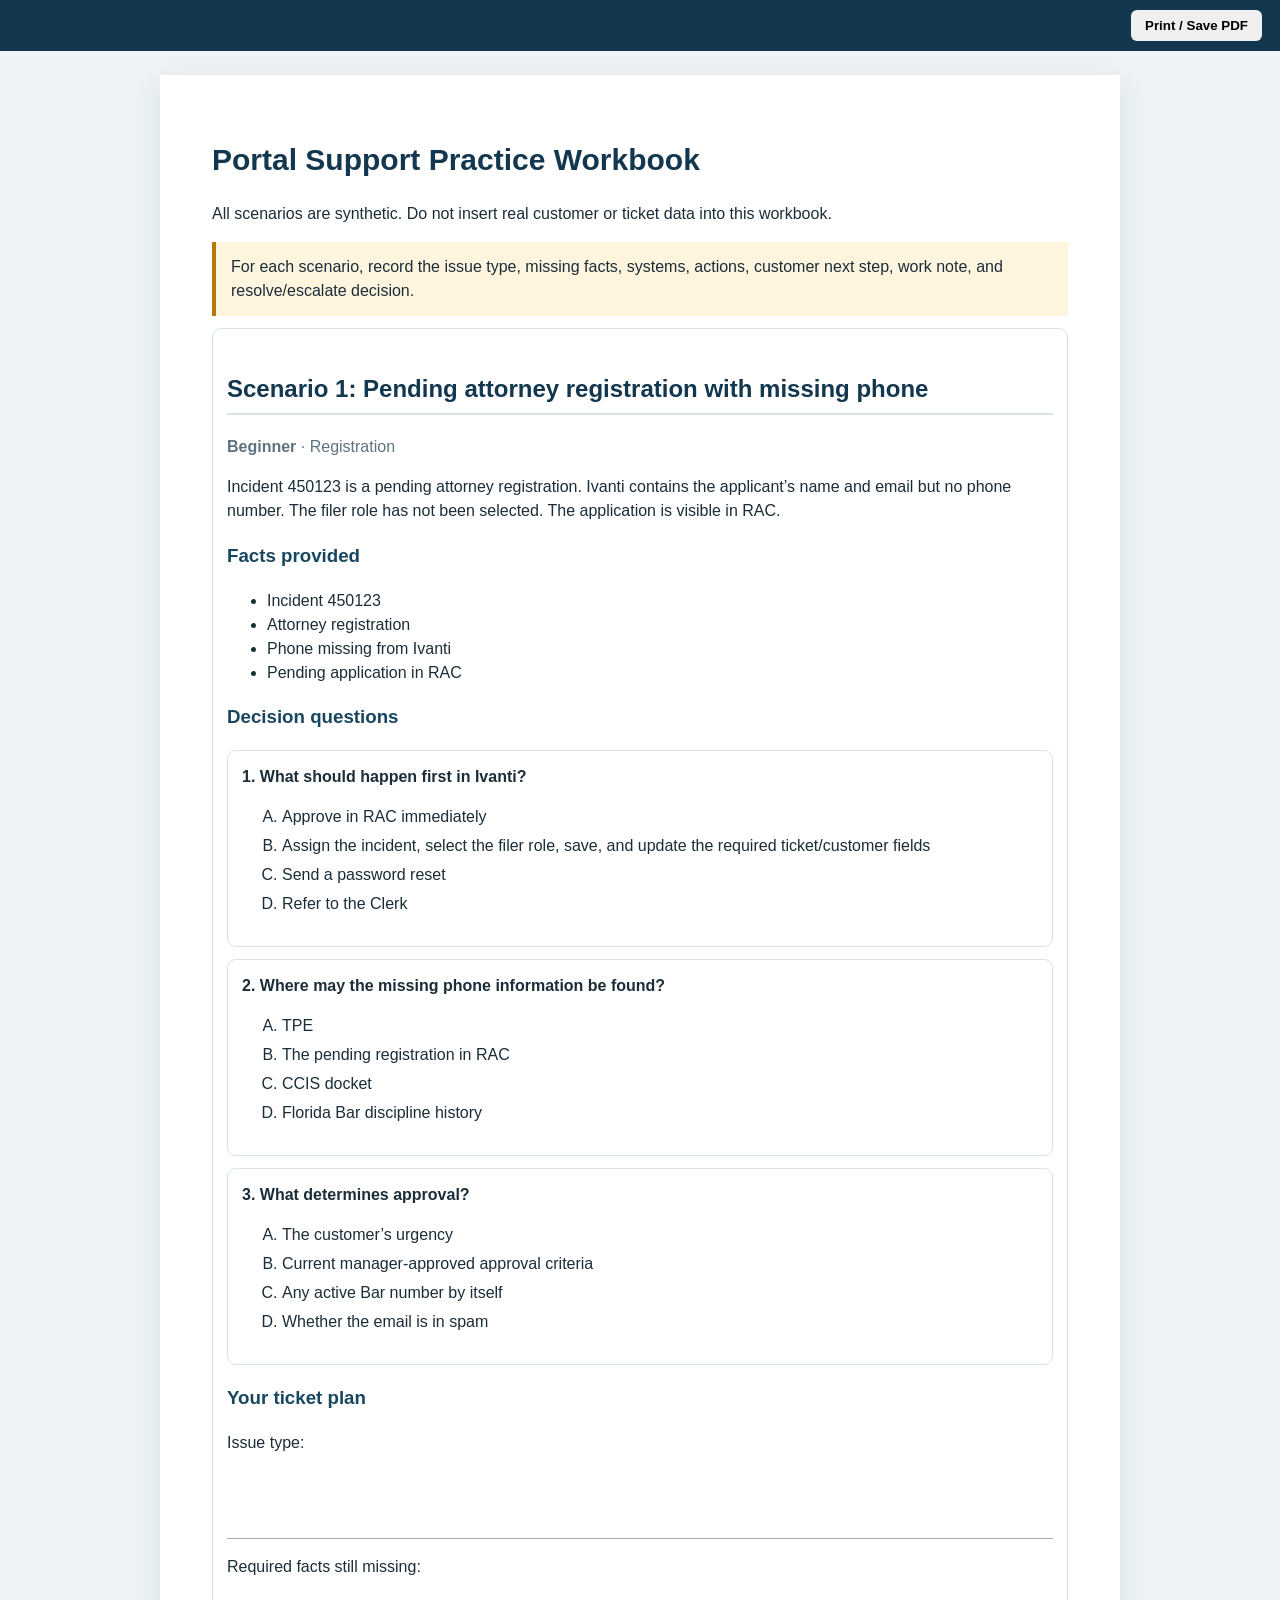
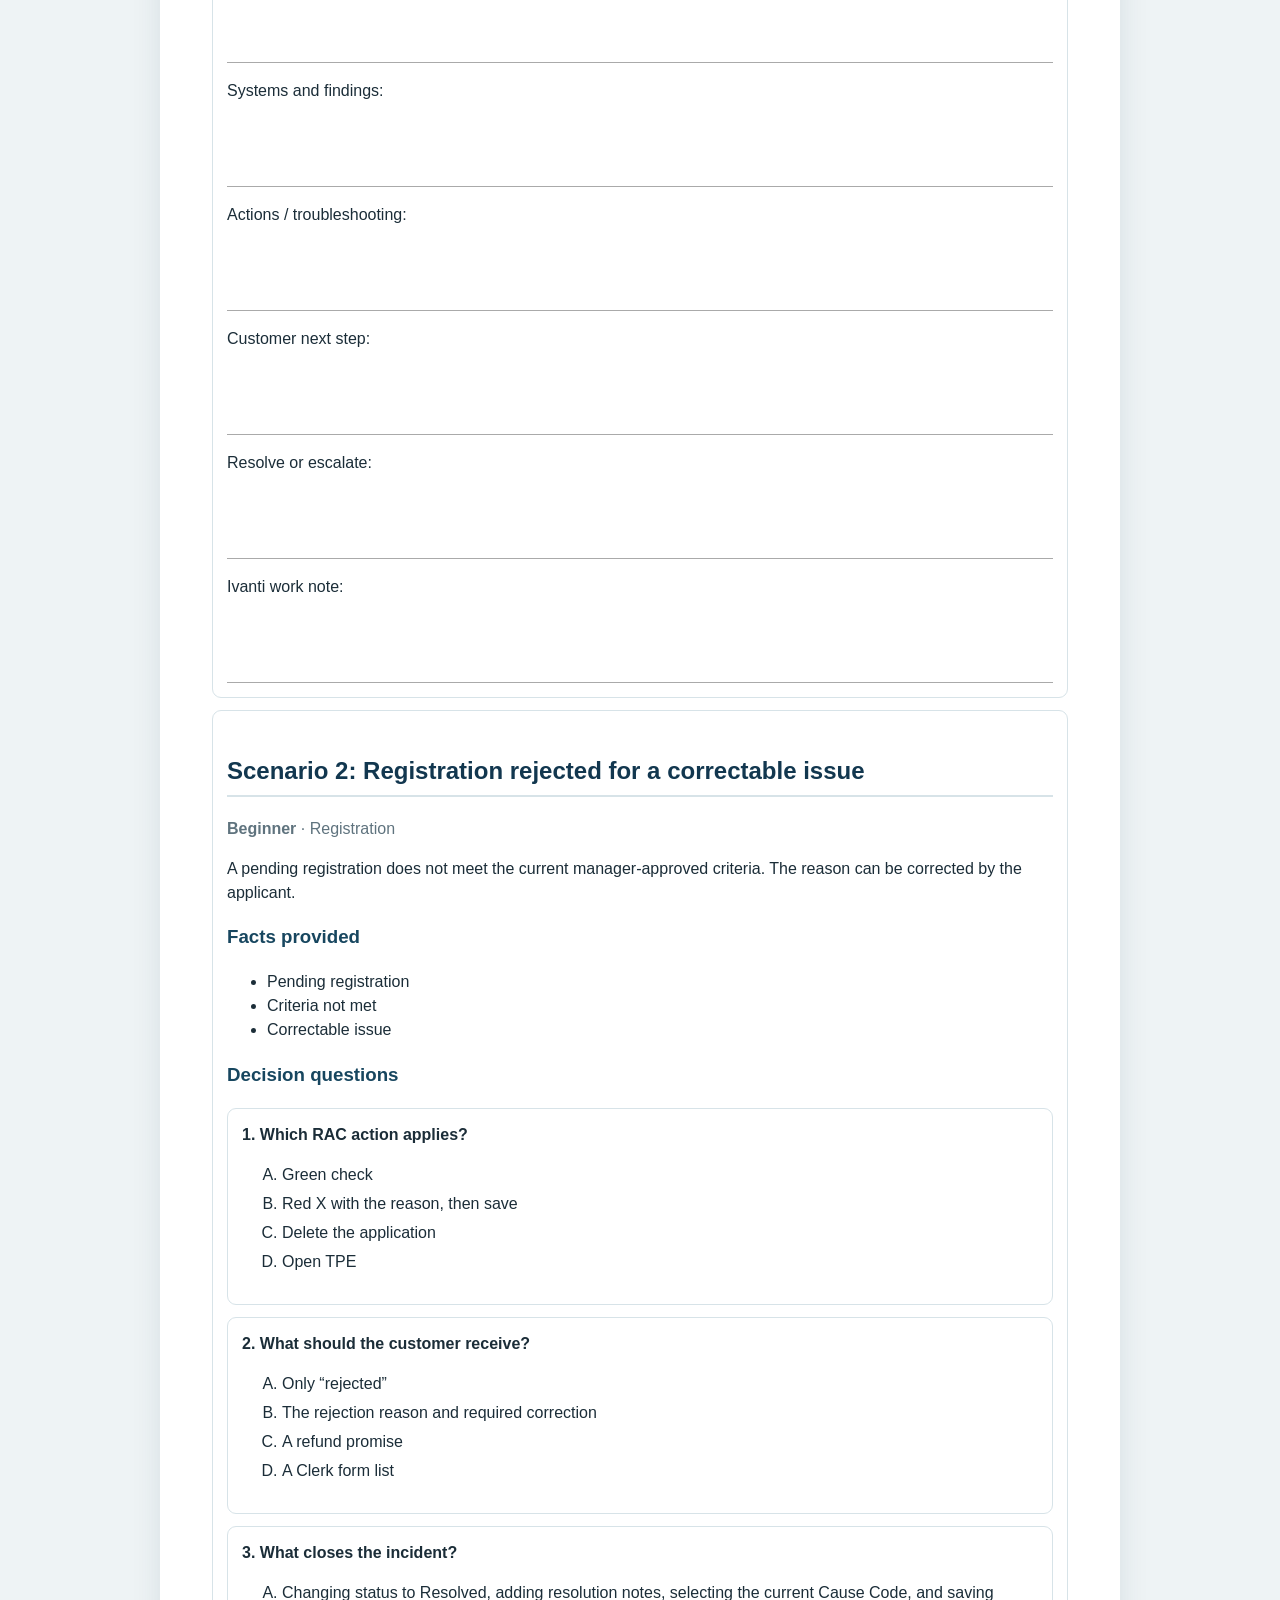
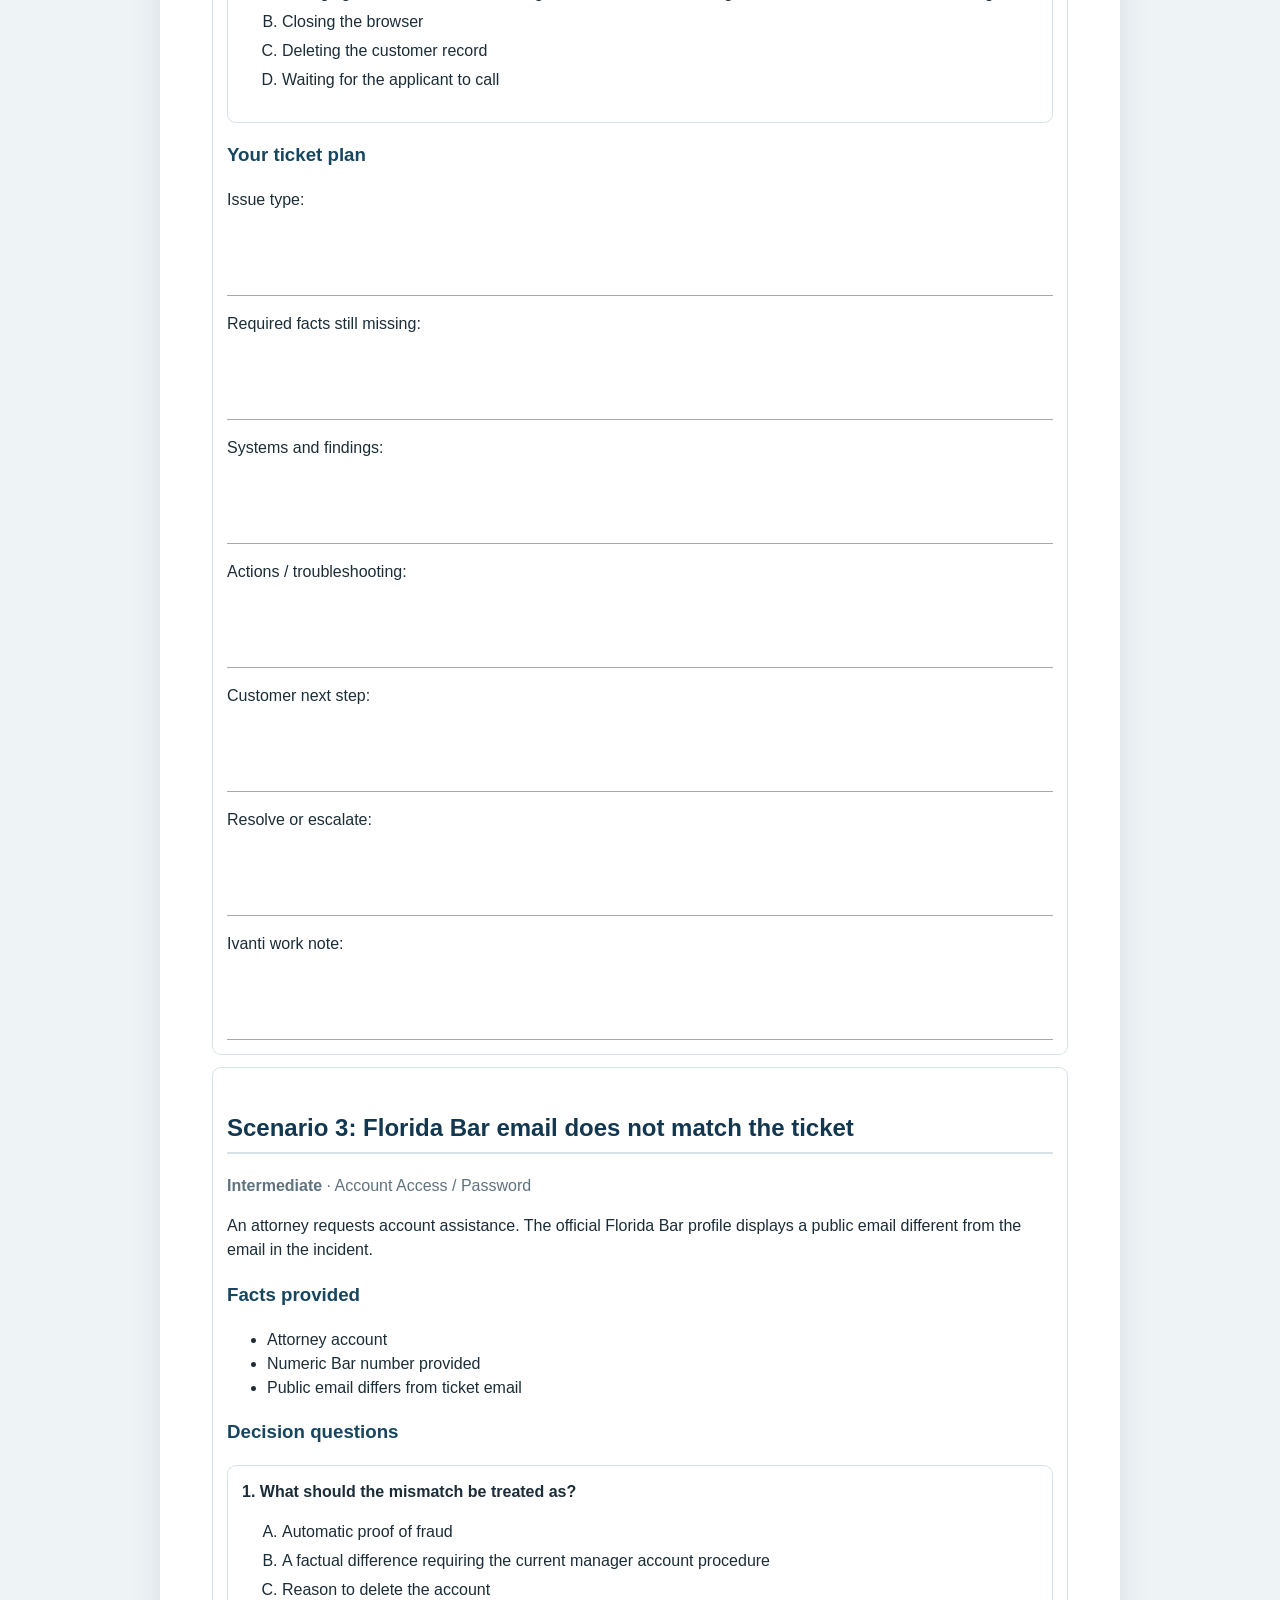
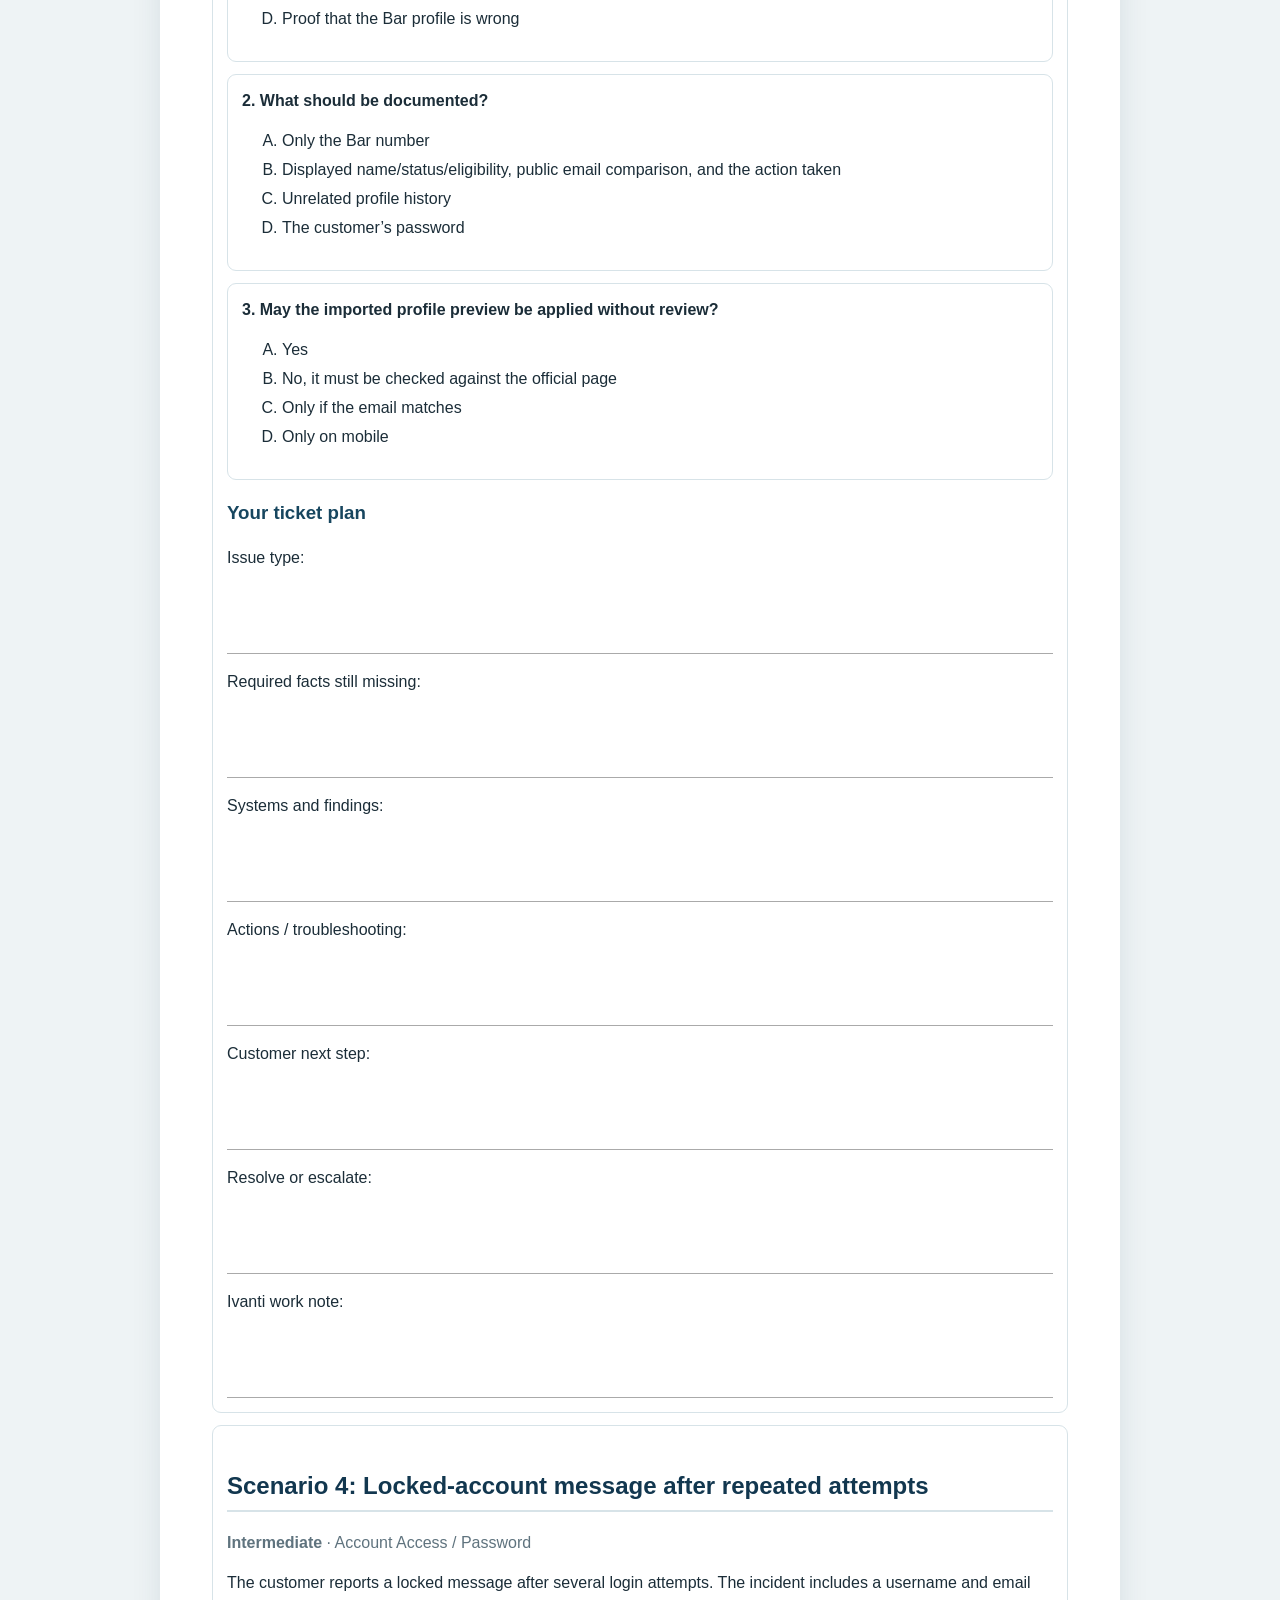
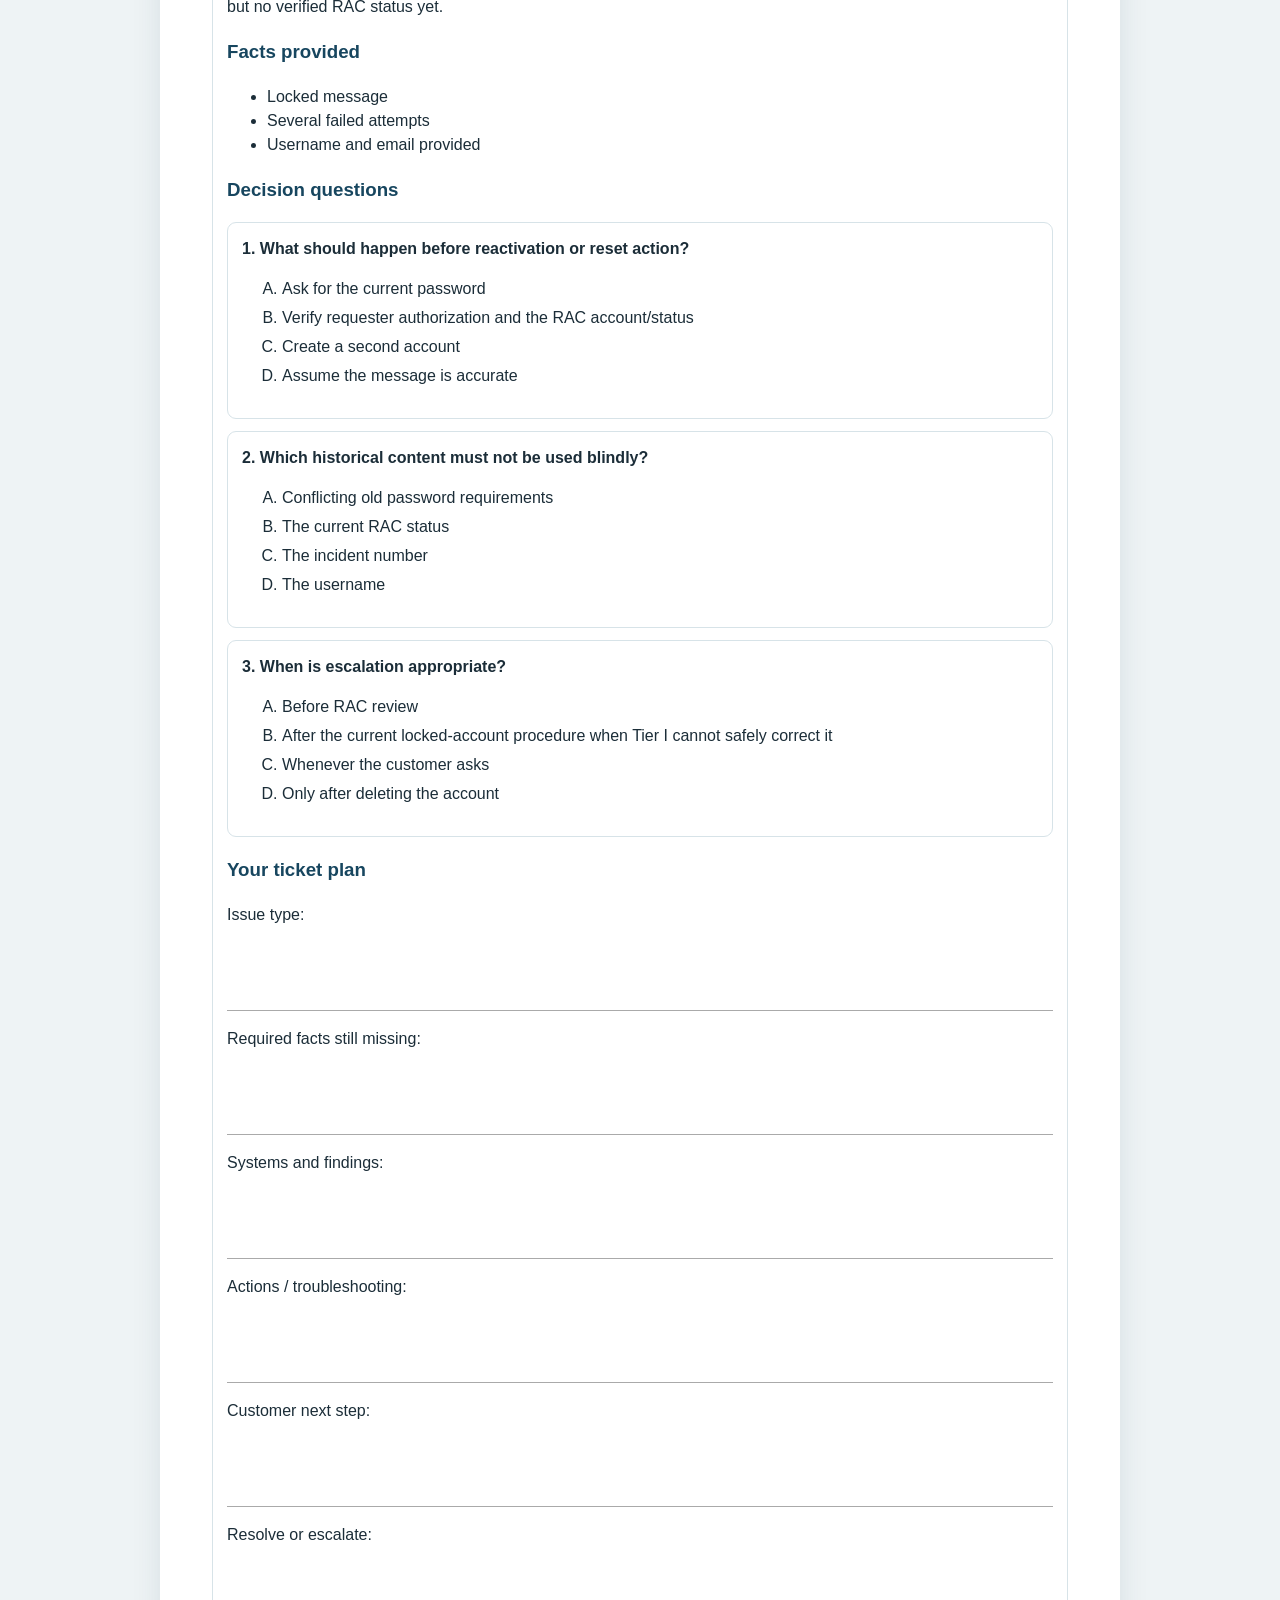
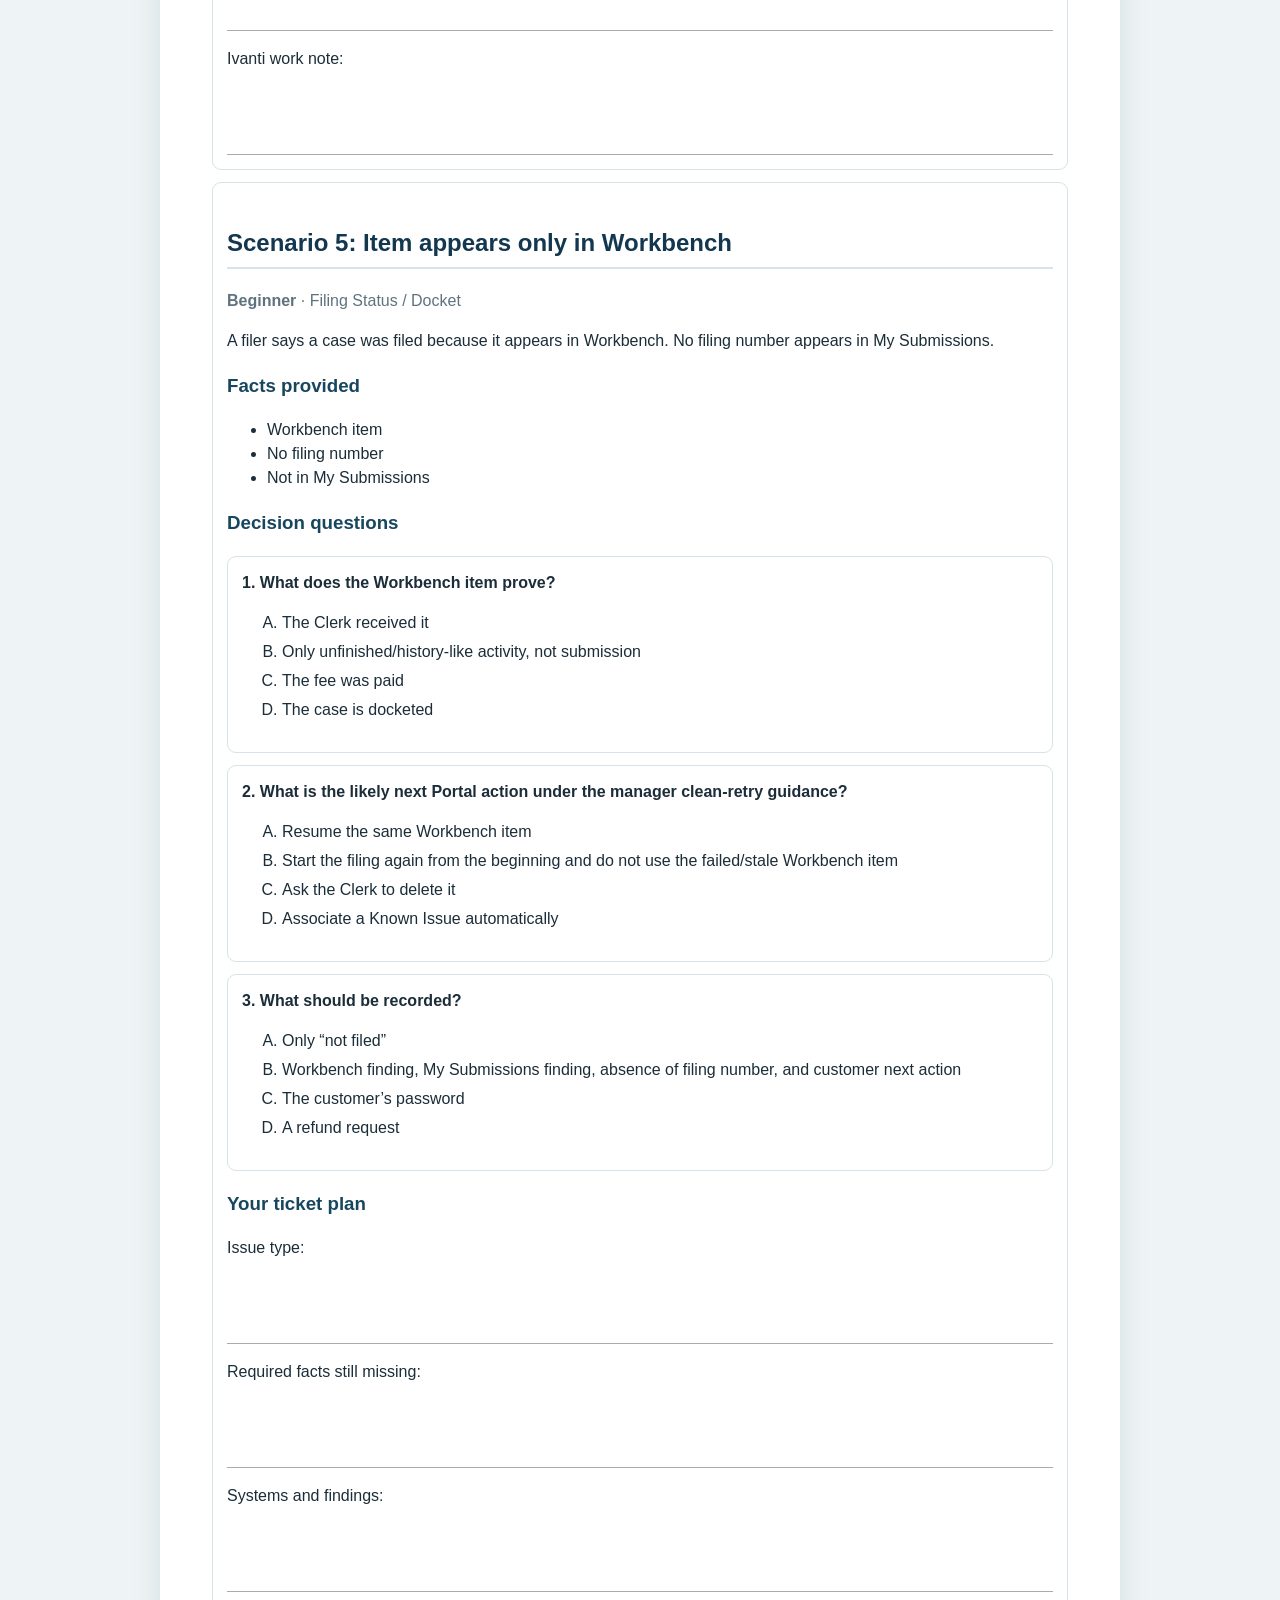
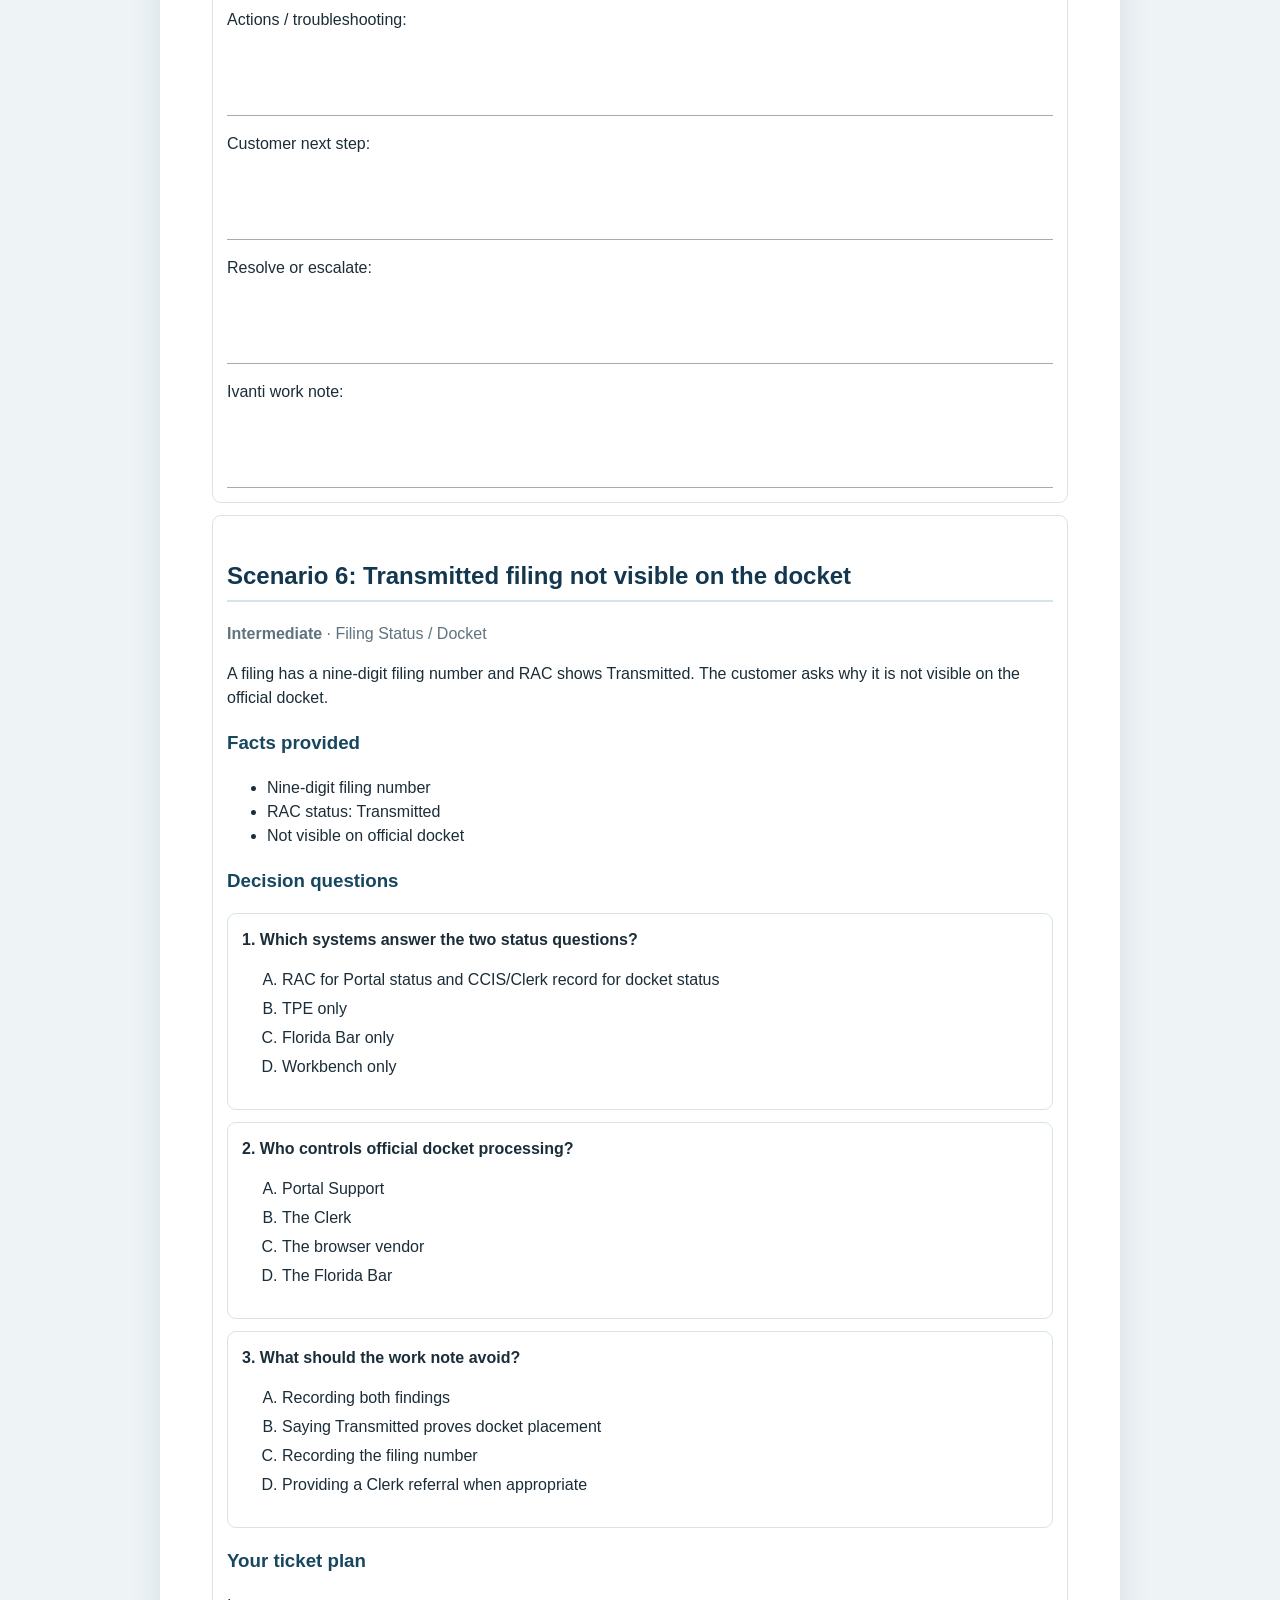
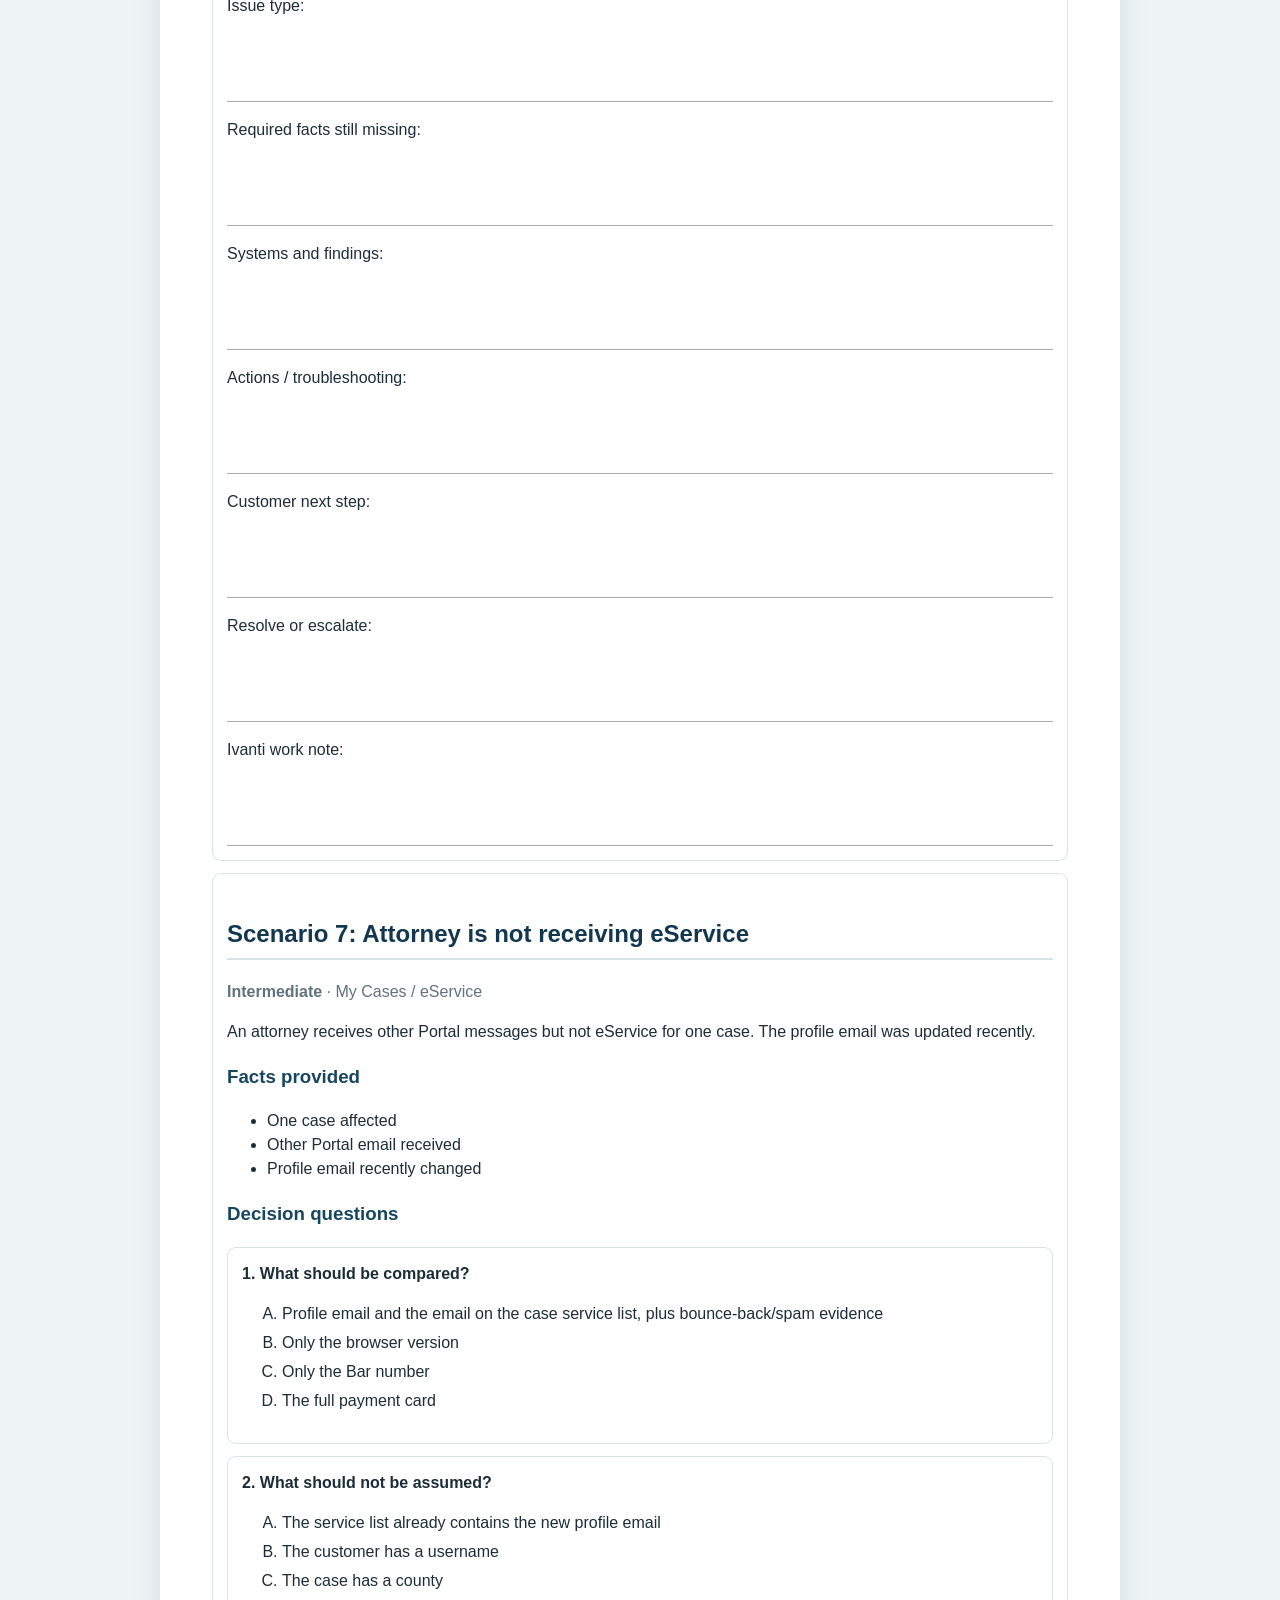
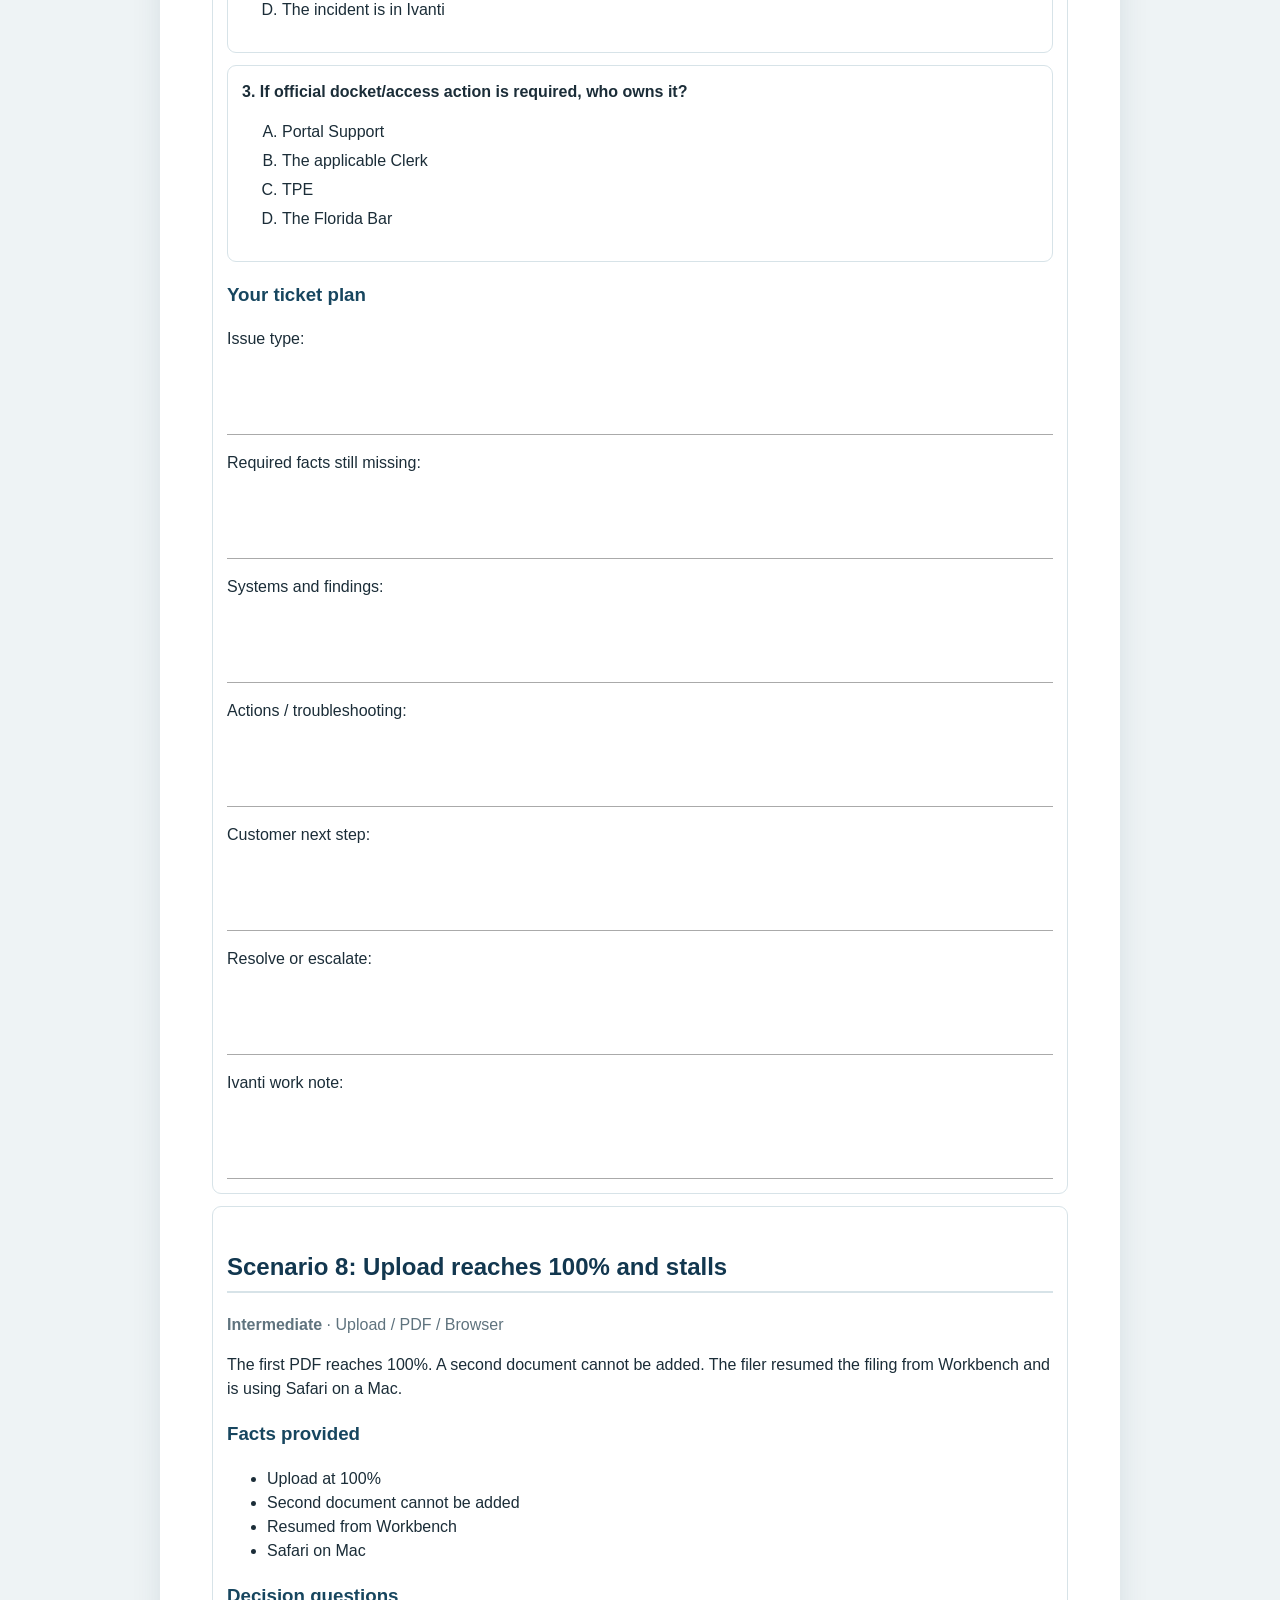
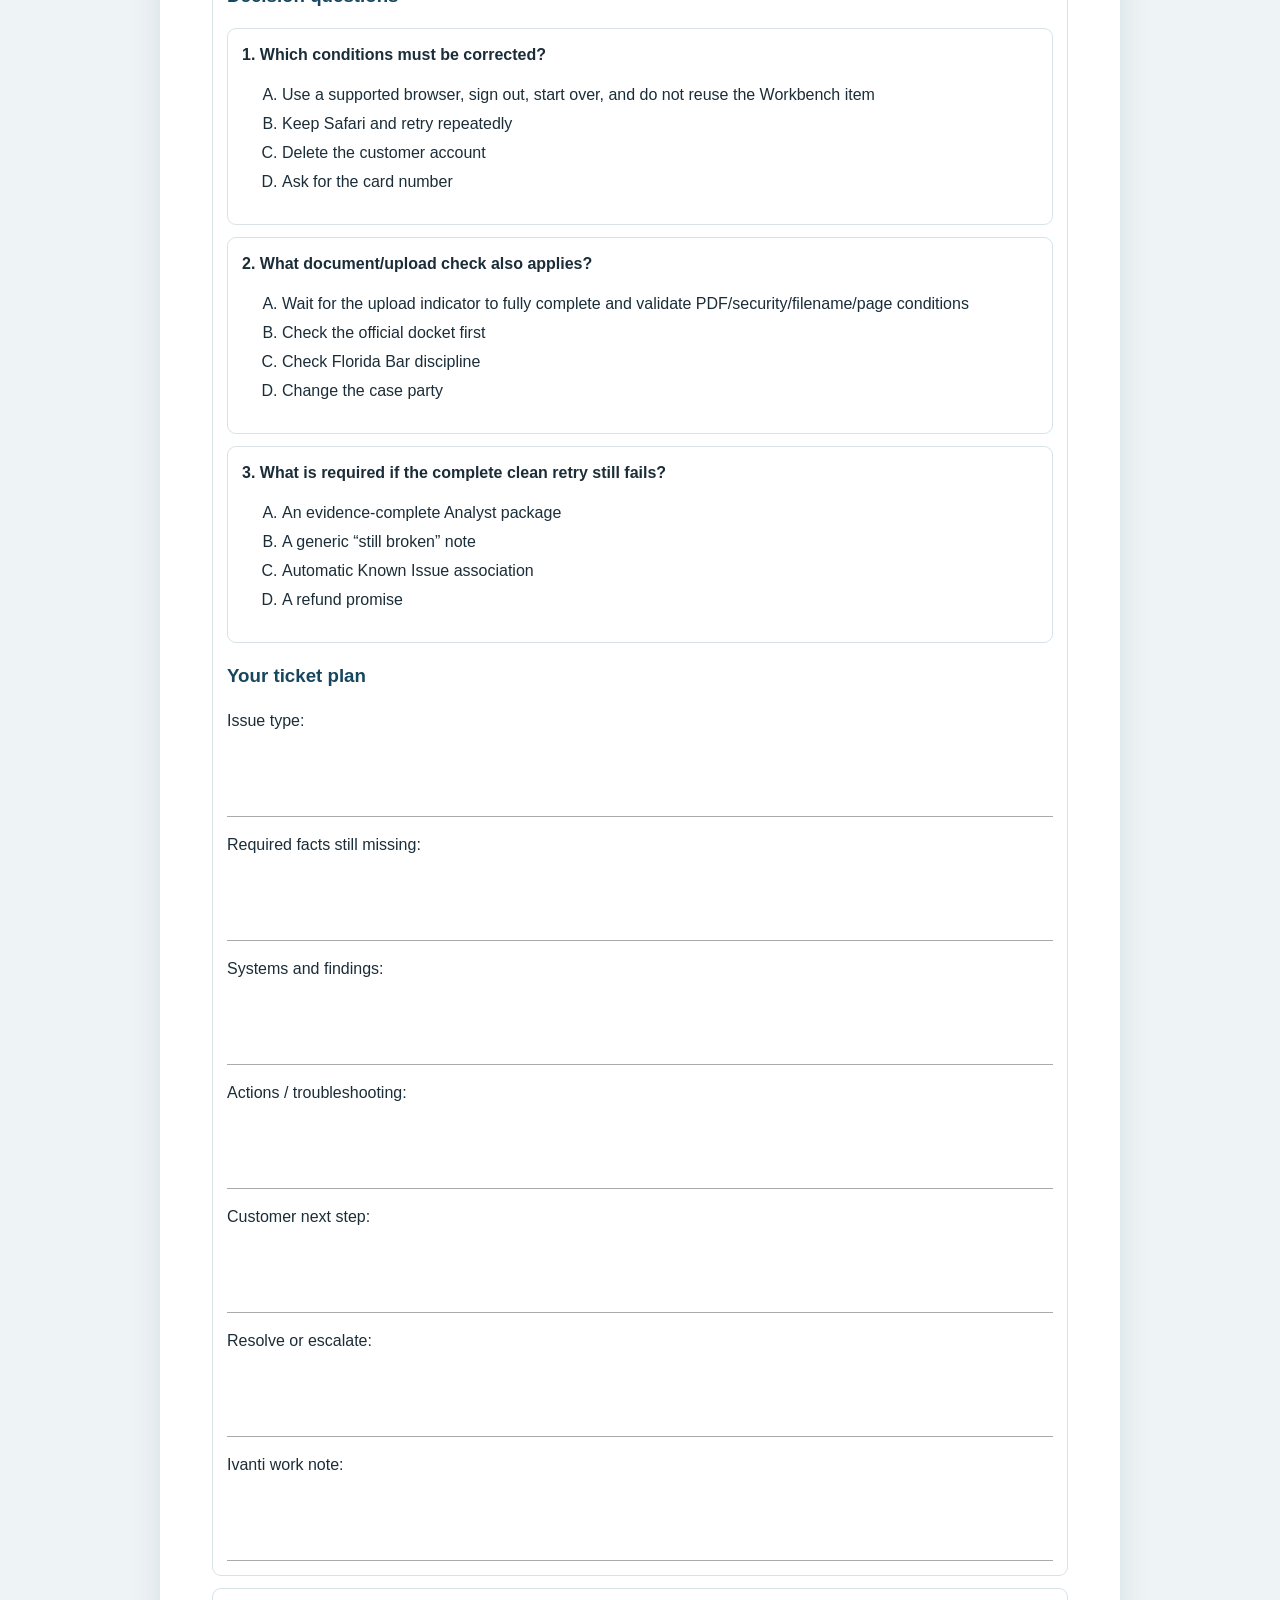
<file: PRACTICE_WORKBOOK.html>
<!doctype html><html lang="en"><head><meta charset="utf-8"><meta name="viewport" content="width=device-width,initial-scale=1"><title>Portal Support Practice Workbook</title><style>
:root{--navy:#12374f;--teal:#207f76;--line:#d7e3e8;--muted:#5f737e;--soft:#f4f8f9;--warn:#fff5df}*{box-sizing:border-box}body{margin:0;color:#1b2d38;font-family:Arial,Helvetica,sans-serif;line-height:1.5;background:#eef3f5}.toolbar{position:sticky;top:0;padding:10px 18px;background:#12374f;color:#fff;text-align:right}.toolbar button{padding:8px 14px;border:0;border-radius:6px;font-weight:700}.doc{max-width:960px;margin:24px auto;padding:42px 52px;background:#fff;box-shadow:0 8px 28px rgba(18,55,79,.1)}h1{color:var(--navy);font-size:30px}h2{margin-top:28px;color:var(--navy);border-bottom:2px solid var(--line);padding-bottom:6px}h3{color:#17465f}h4{margin-bottom:5px}.meta{color:var(--muted)}.notice{padding:13px 15px;border-left:4px solid #b77a0a;background:var(--warn)}.phase,.lesson,.box,.scenario,.question{margin:12px 0;padding:14px;border:1px solid var(--line);border-radius:9px;background:#fff}.phase{background:var(--soft)}.grid{display:grid;grid-template-columns:repeat(2,minmax(0,1fr));gap:12px}.module{page-break-before:always}.module:first-of-type{page-break-before:auto}.workflow li{margin:7px 0}.answer{padding:10px;border-left:4px solid var(--teal);background:#edf8f5}.blank{height:68px;border-bottom:1px solid #aaa}.source{font-size:12px;color:var(--muted)}pre{white-space:pre-wrap;padding:12px;background:var(--soft);border:1px solid var(--line);font-family:Arial,Helvetica,sans-serif}.choices li{margin:5px 0}@media(max-width:700px){.doc{margin:0;padding:24px}.grid{grid-template-columns:1fr}}@media print{body{background:#fff}.toolbar{display:none}.doc{max-width:none;margin:0;padding:.35in;box-shadow:none}.module,.scenario{break-inside:avoid-page}a{color:inherit;text-decoration:none}}
</style></head><body><div class="toolbar"><button onclick="window.print()">Print / Save PDF</button></div><main class="doc"><h1>Portal Support Practice Workbook</h1><p>All scenarios are synthetic. Do not insert real customer or ticket data into this workbook.</p><div class="notice">For each scenario, record the issue type, missing facts, systems, actions, customer next step, work note, and resolve/escalate decision.</div><section class="scenario"><h2>Scenario 1: Pending attorney registration with missing phone</h2><p class="meta"><strong>Beginner</strong> · Registration</p><p>Incident 450123 is a pending attorney registration. Ivanti contains the applicant’s name and email but no phone number. The filer role has not been selected. The application is visible in RAC.</p><h3>Facts provided</h3><ul><li>Incident 450123</li><li>Attorney registration</li><li>Phone missing from Ivanti</li><li>Pending application in RAC</li></ul><h3>Decision questions</h3><section class="question"><strong>1. What should happen first in Ivanti?</strong><ol class="choices" type="A"><li>Approve in RAC immediately</li><li>Assign the incident, select the filer role, save, and update the required ticket/customer fields</li><li>Send a password reset</li><li>Refer to the Clerk</li></ol></section><section class="question"><strong>2. Where may the missing phone information be found?</strong><ol class="choices" type="A"><li>TPE</li><li>The pending registration in RAC</li><li>CCIS docket</li><li>Florida Bar discipline history</li></ol></section><section class="question"><strong>3. What determines approval?</strong><ol class="choices" type="A"><li>The customer’s urgency</li><li>Current manager-approved approval criteria</li><li>Any active Bar number by itself</li><li>Whether the email is in spam</li></ol></section><h3>Your ticket plan</h3><p>Issue type:</p><div class="blank"></div><p>Required facts still missing:</p><div class="blank"></div><p>Systems and findings:</p><div class="blank"></div><p>Actions / troubleshooting:</p><div class="blank"></div><p>Customer next step:</p><div class="blank"></div><p>Resolve or escalate:</p><div class="blank"></div><p>Ivanti work note:</p><div class="blank"></div></section><section class="scenario"><h2>Scenario 2: Registration rejected for a correctable issue</h2><p class="meta"><strong>Beginner</strong> · Registration</p><p>A pending registration does not meet the current manager-approved criteria. The reason can be corrected by the applicant.</p><h3>Facts provided</h3><ul><li>Pending registration</li><li>Criteria not met</li><li>Correctable issue</li></ul><h3>Decision questions</h3><section class="question"><strong>1. Which RAC action applies?</strong><ol class="choices" type="A"><li>Green check</li><li>Red X with the reason, then save</li><li>Delete the application</li><li>Open TPE</li></ol></section><section class="question"><strong>2. What should the customer receive?</strong><ol class="choices" type="A"><li>Only “rejected”</li><li>The rejection reason and required correction</li><li>A refund promise</li><li>A Clerk form list</li></ol></section><section class="question"><strong>3. What closes the incident?</strong><ol class="choices" type="A"><li>Changing status to Resolved, adding resolution notes, selecting the current Cause Code, and saving</li><li>Closing the browser</li><li>Deleting the customer record</li><li>Waiting for the applicant to call</li></ol></section><h3>Your ticket plan</h3><p>Issue type:</p><div class="blank"></div><p>Required facts still missing:</p><div class="blank"></div><p>Systems and findings:</p><div class="blank"></div><p>Actions / troubleshooting:</p><div class="blank"></div><p>Customer next step:</p><div class="blank"></div><p>Resolve or escalate:</p><div class="blank"></div><p>Ivanti work note:</p><div class="blank"></div></section><section class="scenario"><h2>Scenario 3: Florida Bar email does not match the ticket</h2><p class="meta"><strong>Intermediate</strong> · Account Access / Password</p><p>An attorney requests account assistance. The official Florida Bar profile displays a public email different from the email in the incident.</p><h3>Facts provided</h3><ul><li>Attorney account</li><li>Numeric Bar number provided</li><li>Public email differs from ticket email</li></ul><h3>Decision questions</h3><section class="question"><strong>1. What should the mismatch be treated as?</strong><ol class="choices" type="A"><li>Automatic proof of fraud</li><li>A factual difference requiring the current manager account procedure</li><li>Reason to delete the account</li><li>Proof that the Bar profile is wrong</li></ol></section><section class="question"><strong>2. What should be documented?</strong><ol class="choices" type="A"><li>Only the Bar number</li><li>Displayed name/status/eligibility, public email comparison, and the action taken</li><li>Unrelated profile history</li><li>The customer’s password</li></ol></section><section class="question"><strong>3. May the imported profile preview be applied without review?</strong><ol class="choices" type="A"><li>Yes</li><li>No, it must be checked against the official page</li><li>Only if the email matches</li><li>Only on mobile</li></ol></section><h3>Your ticket plan</h3><p>Issue type:</p><div class="blank"></div><p>Required facts still missing:</p><div class="blank"></div><p>Systems and findings:</p><div class="blank"></div><p>Actions / troubleshooting:</p><div class="blank"></div><p>Customer next step:</p><div class="blank"></div><p>Resolve or escalate:</p><div class="blank"></div><p>Ivanti work note:</p><div class="blank"></div></section><section class="scenario"><h2>Scenario 4: Locked-account message after repeated attempts</h2><p class="meta"><strong>Intermediate</strong> · Account Access / Password</p><p>The customer reports a locked message after several login attempts. The incident includes a username and email but no verified RAC status yet.</p><h3>Facts provided</h3><ul><li>Locked message</li><li>Several failed attempts</li><li>Username and email provided</li></ul><h3>Decision questions</h3><section class="question"><strong>1. What should happen before reactivation or reset action?</strong><ol class="choices" type="A"><li>Ask for the current password</li><li>Verify requester authorization and the RAC account/status</li><li>Create a second account</li><li>Assume the message is accurate</li></ol></section><section class="question"><strong>2. Which historical content must not be used blindly?</strong><ol class="choices" type="A"><li>Conflicting old password requirements</li><li>The current RAC status</li><li>The incident number</li><li>The username</li></ol></section><section class="question"><strong>3. When is escalation appropriate?</strong><ol class="choices" type="A"><li>Before RAC review</li><li>After the current locked-account procedure when Tier I cannot safely correct it</li><li>Whenever the customer asks</li><li>Only after deleting the account</li></ol></section><h3>Your ticket plan</h3><p>Issue type:</p><div class="blank"></div><p>Required facts still missing:</p><div class="blank"></div><p>Systems and findings:</p><div class="blank"></div><p>Actions / troubleshooting:</p><div class="blank"></div><p>Customer next step:</p><div class="blank"></div><p>Resolve or escalate:</p><div class="blank"></div><p>Ivanti work note:</p><div class="blank"></div></section><section class="scenario"><h2>Scenario 5: Item appears only in Workbench</h2><p class="meta"><strong>Beginner</strong> · Filing Status / Docket</p><p>A filer says a case was filed because it appears in Workbench. No filing number appears in My Submissions.</p><h3>Facts provided</h3><ul><li>Workbench item</li><li>No filing number</li><li>Not in My Submissions</li></ul><h3>Decision questions</h3><section class="question"><strong>1. What does the Workbench item prove?</strong><ol class="choices" type="A"><li>The Clerk received it</li><li>Only unfinished/history-like activity, not submission</li><li>The fee was paid</li><li>The case is docketed</li></ol></section><section class="question"><strong>2. What is the likely next Portal action under the manager clean-retry guidance?</strong><ol class="choices" type="A"><li>Resume the same Workbench item</li><li>Start the filing again from the beginning and do not use the failed/stale Workbench item</li><li>Ask the Clerk to delete it</li><li>Associate a Known Issue automatically</li></ol></section><section class="question"><strong>3. What should be recorded?</strong><ol class="choices" type="A"><li>Only “not filed”</li><li>Workbench finding, My Submissions finding, absence of filing number, and customer next action</li><li>The customer’s password</li><li>A refund request</li></ol></section><h3>Your ticket plan</h3><p>Issue type:</p><div class="blank"></div><p>Required facts still missing:</p><div class="blank"></div><p>Systems and findings:</p><div class="blank"></div><p>Actions / troubleshooting:</p><div class="blank"></div><p>Customer next step:</p><div class="blank"></div><p>Resolve or escalate:</p><div class="blank"></div><p>Ivanti work note:</p><div class="blank"></div></section><section class="scenario"><h2>Scenario 6: Transmitted filing not visible on the docket</h2><p class="meta"><strong>Intermediate</strong> · Filing Status / Docket</p><p>A filing has a nine-digit filing number and RAC shows Transmitted. The customer asks why it is not visible on the official docket.</p><h3>Facts provided</h3><ul><li>Nine-digit filing number</li><li>RAC status: Transmitted</li><li>Not visible on official docket</li></ul><h3>Decision questions</h3><section class="question"><strong>1. Which systems answer the two status questions?</strong><ol class="choices" type="A"><li>RAC for Portal status and CCIS/Clerk record for docket status</li><li>TPE only</li><li>Florida Bar only</li><li>Workbench only</li></ol></section><section class="question"><strong>2. Who controls official docket processing?</strong><ol class="choices" type="A"><li>Portal Support</li><li>The Clerk</li><li>The browser vendor</li><li>The Florida Bar</li></ol></section><section class="question"><strong>3. What should the work note avoid?</strong><ol class="choices" type="A"><li>Recording both findings</li><li>Saying Transmitted proves docket placement</li><li>Recording the filing number</li><li>Providing a Clerk referral when appropriate</li></ol></section><h3>Your ticket plan</h3><p>Issue type:</p><div class="blank"></div><p>Required facts still missing:</p><div class="blank"></div><p>Systems and findings:</p><div class="blank"></div><p>Actions / troubleshooting:</p><div class="blank"></div><p>Customer next step:</p><div class="blank"></div><p>Resolve or escalate:</p><div class="blank"></div><p>Ivanti work note:</p><div class="blank"></div></section><section class="scenario"><h2>Scenario 7: Attorney is not receiving eService</h2><p class="meta"><strong>Intermediate</strong> · My Cases / eService</p><p>An attorney receives other Portal messages but not eService for one case. The profile email was updated recently.</p><h3>Facts provided</h3><ul><li>One case affected</li><li>Other Portal email received</li><li>Profile email recently changed</li></ul><h3>Decision questions</h3><section class="question"><strong>1. What should be compared?</strong><ol class="choices" type="A"><li>Profile email and the email on the case service list, plus bounce-back/spam evidence</li><li>Only the browser version</li><li>Only the Bar number</li><li>The full payment card</li></ol></section><section class="question"><strong>2. What should not be assumed?</strong><ol class="choices" type="A"><li>The service list already contains the new profile email</li><li>The customer has a username</li><li>The case has a county</li><li>The incident is in Ivanti</li></ol></section><section class="question"><strong>3. If official docket/access action is required, who owns it?</strong><ol class="choices" type="A"><li>Portal Support</li><li>The applicable Clerk</li><li>TPE</li><li>The Florida Bar</li></ol></section><h3>Your ticket plan</h3><p>Issue type:</p><div class="blank"></div><p>Required facts still missing:</p><div class="blank"></div><p>Systems and findings:</p><div class="blank"></div><p>Actions / troubleshooting:</p><div class="blank"></div><p>Customer next step:</p><div class="blank"></div><p>Resolve or escalate:</p><div class="blank"></div><p>Ivanti work note:</p><div class="blank"></div></section><section class="scenario"><h2>Scenario 8: Upload reaches 100% and stalls</h2><p class="meta"><strong>Intermediate</strong> · Upload / PDF / Browser</p><p>The first PDF reaches 100%. A second document cannot be added. The filer resumed the filing from Workbench and is using Safari on a Mac.</p><h3>Facts provided</h3><ul><li>Upload at 100%</li><li>Second document cannot be added</li><li>Resumed from Workbench</li><li>Safari on Mac</li></ul><h3>Decision questions</h3><section class="question"><strong>1. Which conditions must be corrected?</strong><ol class="choices" type="A"><li>Use a supported browser, sign out, start over, and do not reuse the Workbench item</li><li>Keep Safari and retry repeatedly</li><li>Delete the customer account</li><li>Ask for the card number</li></ol></section><section class="question"><strong>2. What document/upload check also applies?</strong><ol class="choices" type="A"><li>Wait for the upload indicator to fully complete and validate PDF/security/filename/page conditions</li><li>Check the official docket first</li><li>Check Florida Bar discipline</li><li>Change the case party</li></ol></section><section class="question"><strong>3. What is required if the complete clean retry still fails?</strong><ol class="choices" type="A"><li>An evidence-complete Analyst package</li><li>A generic “still broken” note</li><li>Automatic Known Issue association</li><li>A refund promise</li></ol></section><h3>Your ticket plan</h3><p>Issue type:</p><div class="blank"></div><p>Required facts still missing:</p><div class="blank"></div><p>Systems and findings:</p><div class="blank"></div><p>Actions / troubleshooting:</p><div class="blank"></div><p>Customer next step:</p><div class="blank"></div><p>Resolve or escalate:</p><div class="blank"></div><p>Ivanti work note:</p><div class="blank"></div></section><section class="scenario"><h2>Scenario 9: Secured PDF fails validation</h2><p class="meta"><strong>Beginner</strong> · Upload / PDF / Browser</p><p>A PDF cannot be uploaded. The file is password protected and page size is unknown.</p><h3>Facts provided</h3><ul><li>PDF upload failure</li><li>Password protected</li><li>Page size unknown</li></ul><h3>Decision questions</h3><section class="question"><strong>1. What should happen before retrying?</strong><ol class="choices" type="A"><li>Remove the locked/secured condition and verify the document requirements</li><li>Send the password to Portal Support</li><li>Zip the file</li><li>Change the filing county</li></ol></section><section class="question"><strong>2. Which additional document fact should be checked?</strong><ol class="choices" type="A"><li>8.5 × 11 page size and other current manager-approved PDF conditions</li><li>Judge assignment</li><li>Bar discipline</li><li>Customer’s bank balance</li></ol></section><section class="question"><strong>3. Should changing technical limits be quoted without review?</strong><ol class="choices" type="A"><li>Yes</li><li>No, verify current manager guidance</li><li>Only to self-represented filers</li><li>Only in Ivanti notes</li></ol></section><h3>Your ticket plan</h3><p>Issue type:</p><div class="blank"></div><p>Required facts still missing:</p><div class="blank"></div><p>Systems and findings:</p><div class="blank"></div><p>Actions / troubleshooting:</p><div class="blank"></div><p>Customer next step:</p><div class="blank"></div><p>Resolve or escalate:</p><div class="blank"></div><p>Ivanti work note:</p><div class="blank"></div></section><section class="scenario"><h2>Scenario 10: Unknown charge with limited information</h2><p class="meta"><strong>Intermediate</strong> · Payment / Charge / Refund</p><p>A customer reports an unfamiliar Portal-related charge and provides only the date and amount.</p><h3>Facts provided</h3><ul><li>Unknown charge</li><li>Date and amount provided</li><li>No filing number or last four yet</li></ul><h3>Decision questions</h3><section class="question"><strong>1. What additional information is appropriate?</strong><ol class="choices" type="A"><li>Payment type, last four only, account holder, filing number, and descriptor</li><li>Full card number and security code</li><li>Online banking password</li><li>Social Security number</li></ol></section><section class="question"><strong>2. What research is required?</strong><ol class="choices" type="A"><li>TPE transaction research and related filing review in RAC/My Submissions</li><li>Florida Bar profile only</li><li>CCIS only</li><li>No system check</li></ol></section><section class="question"><strong>3. What should the analyst avoid saying?</strong><ol class="choices" type="A"><li>“I will verify ownership and next steps.”</li><li>“You will definitely receive a refund.”</li><li>“Please provide the last four digits.”</li><li>“I will review the related filing.”</li></ol></section><h3>Your ticket plan</h3><p>Issue type:</p><div class="blank"></div><p>Required facts still missing:</p><div class="blank"></div><p>Systems and findings:</p><div class="blank"></div><p>Actions / troubleshooting:</p><div class="blank"></div><p>Customer next step:</p><div class="blank"></div><p>Resolve or escalate:</p><div class="blank"></div><p>Ivanti work note:</p><div class="blank"></div></section><section class="scenario"><h2>Scenario 11: Accepted filing under the wrong county</h2><p class="meta"><strong>Intermediate</strong> · Wrong Attorney / County / Correction</p><p>A customer says a filing was submitted under the wrong county. RAC shows Accepted and CCIS shows the filing on the official docket.</p><h3>Facts provided</h3><ul><li>Wrong county</li><li>RAC: Accepted</li><li>CCIS: docketed</li></ul><h3>Decision questions</h3><section class="question"><strong>1. Which path applies?</strong><ol class="choices" type="A"><li>Tell the customer to change the docket in the Portal</li><li>Refer correction/removal of the accepted/docketed record to the applicable Clerk</li><li>Return it to Workbench</li><li>Reset the account password</li></ol></section><section class="question"><strong>2. What should be recorded?</strong><ol class="choices" type="A"><li>Separate RAC and CCIS findings and the Clerk referral</li><li>Only the customer’s statement</li><li>A Known Issue association</li><li>A payment refund</li></ol></section><section class="question"><strong>3. Should Portal Support tell the customer exactly how the corrected case must be filed?</strong><ol class="choices" type="A"><li>Yes</li><li>No; provide technical navigation within scope and refer procedural choices to the Clerk</li><li>Only if the customer is an attorney</li><li>Only for one county</li></ol></section><h3>Your ticket plan</h3><p>Issue type:</p><div class="blank"></div><p>Required facts still missing:</p><div class="blank"></div><p>Systems and findings:</p><div class="blank"></div><p>Actions / troubleshooting:</p><div class="blank"></div><p>Customer next step:</p><div class="blank"></div><p>Resolve or escalate:</p><div class="blank"></div><p>Ivanti work note:</p><div class="blank"></div></section><section class="scenario"><h2>Scenario 12: Multiple users report the same endpoint error</h2><p class="meta"><strong>Advanced</strong> · Known Issue / Technical Error</p><p>Three users in different organizations report the same endpoint error within 20 minutes. Each is blocked from submitting. Basic troubleshooting has been completed for one user.</p><h3>Facts provided</h3><ul><li>Three organizations</li><li>Same exact error</li><li>20-minute window</li><li>Submission blocked</li><li>One complete Tier I result</li></ul><h3>Decision questions</h3><section class="question"><strong>1. What should happen next?</strong><ol class="choices" type="A"><li>Associate automatically to any similar Known Issue</li><li>Capture evidence for all affected users, search current Known Issues/Master Tickets, and follow the escalation procedure</li><li>Tell every user to keep retrying</li><li>Close as duplicate without notes</li></ol></section><section class="question"><strong>2. What belongs in the escalation?</strong><ol class="choices" type="A"><li>Exact error/page/time, identifiers, environments, scope/impact, systems, Tier I results, attachments, and requested Analyst action</li><li>Only the first incident number</li><li>Customer passwords</li><li>A promised repair time</li></ol></section><section class="question"><strong>3. How should customers be updated?</strong><ol class="choices" type="A"><li>Promise a fix within an hour</li><li>Use current manager-approved escalation/status wording without promising a repair time</li><li>Do not respond</li><li>Tell them it is definitely a statewide outage</li></ol></section><h3>Your ticket plan</h3><p>Issue type:</p><div class="blank"></div><p>Required facts still missing:</p><div class="blank"></div><p>Systems and findings:</p><div class="blank"></div><p>Actions / troubleshooting:</p><div class="blank"></div><p>Customer next step:</p><div class="blank"></div><p>Resolve or escalate:</p><div class="blank"></div><p>Ivanti work note:</p><div class="blank"></div></section><section class="scenario"><h2>Scenario 13: Customer asks which summons and filing selections to use</h2><p class="meta"><strong>Beginner</strong> · Clerk Referral / Procedural Question</p><p>A self-represented filer asks which summons form to use, which case type to select, and whether a fee applies in a specific county.</p><h3>Facts provided</h3><ul><li>Form selection question</li><li>Case-type selection question</li><li>County-specific fee question</li></ul><h3>Decision questions</h3><section class="question"><strong>1. What can Portal Support provide?</strong><ol class="choices" type="A"><li>Exact legal selections</li><li>Technical/navigation assistance for the website and a referral for forms/procedure/fees</li><li>A guarantee of acceptance</li><li>A legal opinion</li></ol></section><section class="question"><strong>2. How should the county-specific information be handled?</strong><ol class="choices" type="A"><li>Use any county note as final authority</li><li>Confirm current county guidance and refer the authoritative Clerk process</li><li>Apply statewide</li><li>Ignore the county</li></ol></section><section class="question"><strong>3. What should the work note state?</strong><ol class="choices" type="A"><li>The Portal facts checked, why the issue is Clerk-controlled, and the referral provided</li><li>Only “referred”</li><li>The customer’s legal strategy</li><li>An invented fee amount</li></ol></section><h3>Your ticket plan</h3><p>Issue type:</p><div class="blank"></div><p>Required facts still missing:</p><div class="blank"></div><p>Systems and findings:</p><div class="blank"></div><p>Actions / troubleshooting:</p><div class="blank"></div><p>Customer next step:</p><div class="blank"></div><p>Resolve or escalate:</p><div class="blank"></div><p>Ivanti work note:</p><div class="blank"></div></section><section class="scenario"><h2>Scenario 14: Correction Queue payment still fails after saved-method retry</h2><p class="meta"><strong>Advanced</strong> · Wrong Attorney / County / Correction</p><p>A filing was returned to Correction Queue. Payment fails. The customer deleted the saved method and hand-keyed the information, but the complete browser/session steps have not been documented.</p><h3>Facts provided</h3><ul><li>Correction Queue</li><li>Payment failure</li><li>Saved method removed</li><li>Hand-keyed retry failed</li><li>Incomplete troubleshooting record</li></ul><h3>Decision questions</h3><section class="question"><strong>1. Is the ticket ready for escalation?</strong><ol class="choices" type="A"><li>Yes, because one retry failed</li><li>No; complete and document the applicable browser/session and payment troubleshooting first unless current management directs otherwise</li><li>Yes, if the customer is an attorney</li><li>No, because payment issues are never escalated</li></ol></section><section class="question"><strong>2. Which systems should be reviewed?</strong><ol class="choices" type="A"><li>TPE and the filing in RAC/My Submissions</li><li>Florida Bar and CCIS only</li><li>No systems</li><li>The customer’s bank portal</li></ol></section><section class="question"><strong>3. What should the escalation request identify?</strong><ol class="choices" type="A"><li>The requested Analyst review/action after complete evidence</li><li>A refund promise</li><li>The customer’s full payment data</li><li>A legal conclusion</li></ol></section><h3>Your ticket plan</h3><p>Issue type:</p><div class="blank"></div><p>Required facts still missing:</p><div class="blank"></div><p>Systems and findings:</p><div class="blank"></div><p>Actions / troubleshooting:</p><div class="blank"></div><p>Customer next step:</p><div class="blank"></div><p>Resolve or escalate:</p><div class="blank"></div><p>Ivanti work note:</p><div class="blank"></div></section><section class="scenario"><h2>Scenario 15: Customer reply assembled from too many templates</h2><p class="meta"><strong>Beginner</strong> · Known Issue / Technical Error</p><p>A draft contains three greetings, two Clerk disclaimers, a complete clean-slate message, and an unrelated refund paragraph. The verified issue is a PDF upload failure.</p><h3>Facts provided</h3><ul><li>PDF upload failure</li><li>Draft contains duplicated and unrelated Quick Messages</li></ul><h3>Decision questions</h3><section class="question"><strong>1. What should the analyst do?</strong><ol class="choices" type="A"><li>Send it because all text is manager-provided</li><li>Remove irrelevant/duplicated blocks and rewrite the final message to the verified issue</li><li>Add another greeting</li><li>Convert it to an internal note without review</li></ol></section><section class="question"><strong>2. What should remain in the message?</strong><ol class="choices" type="A"><li>Acknowledgment, verified finding, applicable PDF/clean-retry steps, and a clear next action</li><li>The refund paragraph</li><li>Multiple complete greetings</li><li>Analyst-only system detail</li></ol></section><section class="question"><strong>3. What must happen before sending?</strong><ol class="choices" type="A"><li>Review the final response against the ticket facts and job instructions</li><li>Nothing else</li><li>Delete the work note</li><li>Promise resolution</li></ol></section><h3>Your ticket plan</h3><p>Issue type:</p><div class="blank"></div><p>Required facts still missing:</p><div class="blank"></div><p>Systems and findings:</p><div class="blank"></div><p>Actions / troubleshooting:</p><div class="blank"></div><p>Customer next step:</p><div class="blank"></div><p>Resolve or escalate:</p><div class="blank"></div><p>Ivanti work note:</p><div class="blank"></div></section></main></body></html>
</file>
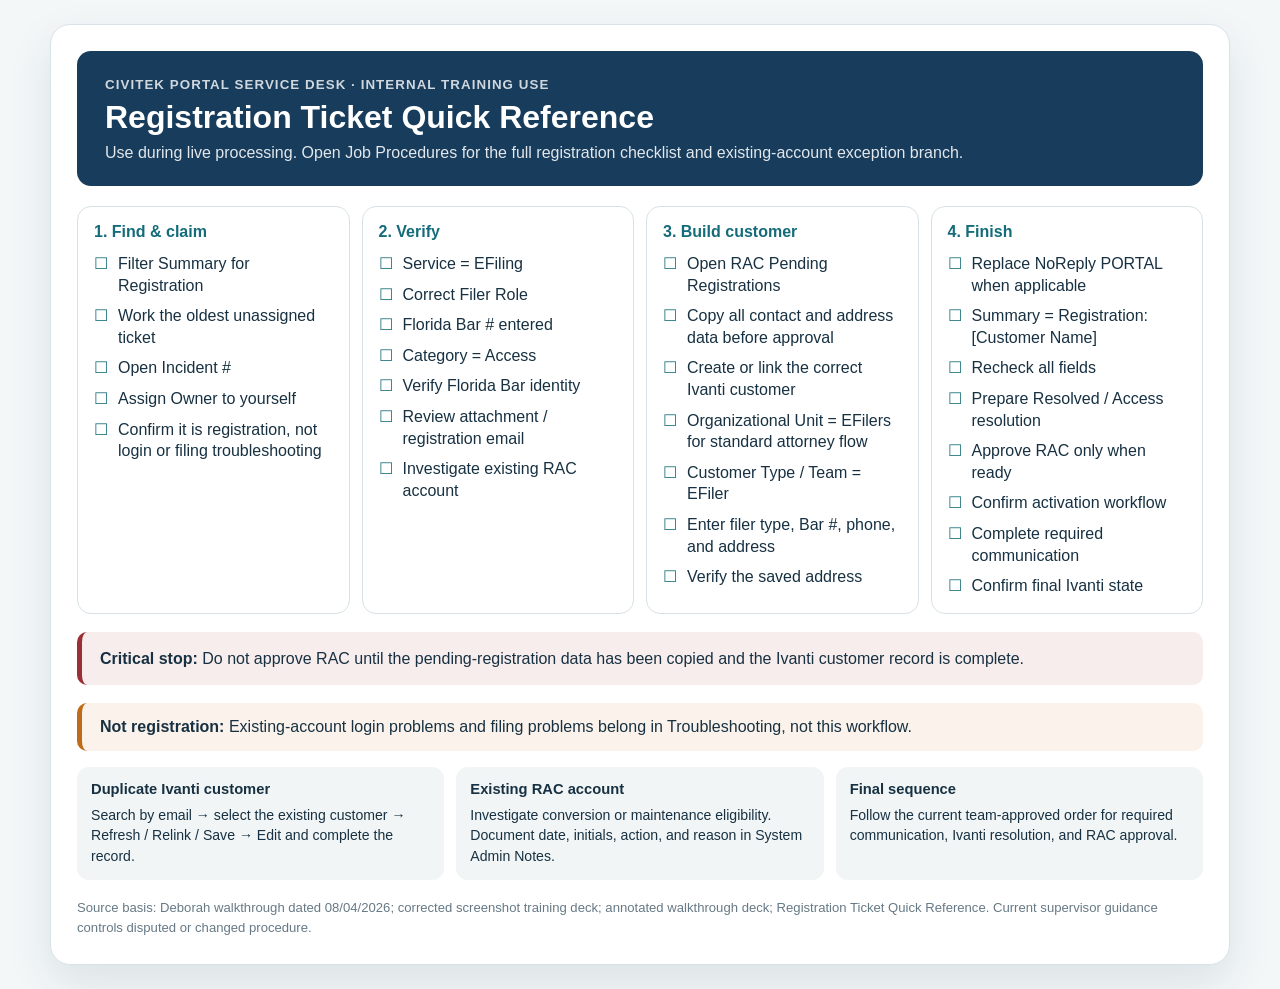
<file: REGISTRATION_QUICK_REFERENCE_V4.8.html>
<!doctype html>
<html lang="en">
<head>
<meta charset="utf-8">
<meta name="viewport" content="width=device-width,initial-scale=1">
<meta name="robots" content="noindex,nofollow,noarchive">
<title>Registration Ticket Quick Reference · v4.8</title>
<style>
:root{font-family:Inter,Segoe UI,Arial,sans-serif;color:#173142;background:#f3f7f8}
*{box-sizing:border-box}body{margin:0;padding:24px}.sheet{max-width:1180px;margin:auto;background:white;border:1px solid #d8e3e7;border-radius:20px;padding:26px;box-shadow:0 18px 45px rgba(20,49,65,.1)}
header{background:#173c5c;color:white;border-radius:14px;padding:24px 28px;margin-bottom:20px}header small{letter-spacing:.08em;text-transform:uppercase;font-weight:700;opacity:.8}h1{margin:6px 0 8px;font-size:2rem}header p{margin:0;opacity:.88}
.grid{display:grid;grid-template-columns:repeat(4,1fr);gap:12px}.phase{border:1px solid #d7e2e6;border-radius:14px;padding:16px}.phase h2{font-size:1rem;margin:0 0 12px;color:#146b7a}.phase ul{list-style:none;padding:0;margin:0;display:grid;gap:9px}.phase li{padding-left:24px;position:relative;line-height:1.35}.phase li:before{content:"☐";position:absolute;left:0;color:#257680}
.stop{margin:18px 0;padding:15px 18px;border-left:5px solid #9b2f36;background:#f8eded;border-radius:10px;line-height:1.45}.scope{margin:14px 0;padding:15px 18px;border-left:5px solid #bf6b18;background:#fbf3eb;border-radius:10px}
.notes{display:grid;grid-template-columns:repeat(3,1fr);gap:12px;margin-top:16px}.note{background:#f1f5f6;border-radius:12px;padding:14px}.note h3{font-size:.92rem;margin:0 0 8px}.note p{font-size:.88rem;line-height:1.45;margin:0}
footer{margin-top:18px;color:#667985;font-size:.82rem;line-height:1.5}
@media(max-width:900px){.grid,.notes{grid-template-columns:1fr 1fr}}@media(max-width:620px){body{padding:10px}.sheet{padding:15px}.grid,.notes{grid-template-columns:1fr}h1{font-size:1.55rem}}
@media print{body{padding:0;background:white}.sheet{box-shadow:none;border:0;border-radius:0;max-width:none}}
</style>
</head>
<body>
<main class="sheet">
<header>
<small>Civitek Portal Service Desk · Internal Training Use</small>
<h1>Registration Ticket Quick Reference</h1>
<p>Use during live processing. Open Job Procedures for the full registration checklist and existing-account exception branch.</p>
</header>
<section class="grid">
<article class="phase"><h2>1. Find &amp; claim</h2><ul>
<li>Filter Summary for Registration</li><li>Work the oldest unassigned ticket</li><li>Open Incident #</li><li>Assign Owner to yourself</li><li>Confirm it is registration, not login or filing troubleshooting</li>
</ul></article>
<article class="phase"><h2>2. Verify</h2><ul>
<li>Service = EFiling</li><li>Correct Filer Role</li><li>Florida Bar # entered</li><li>Category = Access</li><li>Verify Florida Bar identity</li><li>Review attachment / registration email</li><li>Investigate existing RAC account</li>
</ul></article>
<article class="phase"><h2>3. Build customer</h2><ul>
<li>Open RAC Pending Registrations</li><li>Copy all contact and address data before approval</li><li>Create or link the correct Ivanti customer</li><li>Organizational Unit = EFilers for standard attorney flow</li><li>Customer Type / Team = EFiler</li><li>Enter filer type, Bar #, phone, and address</li><li>Verify the saved address</li>
</ul></article>
<article class="phase"><h2>4. Finish</h2><ul>
<li>Replace NoReply PORTAL when applicable</li><li>Summary = Registration: [Customer Name]</li><li>Recheck all fields</li><li>Prepare Resolved / Access resolution</li><li>Approve RAC only when ready</li><li>Confirm activation workflow</li><li>Complete required communication</li><li>Confirm final Ivanti state</li>
</ul></article>
</section>
<div class="stop"><strong>Critical stop:</strong> Do not approve RAC until the pending-registration data has been copied and the Ivanti customer record is complete.</div>
<div class="scope"><strong>Not registration:</strong> Existing-account login problems and filing problems belong in Troubleshooting, not this workflow.</div>
<section class="notes">
<article class="note"><h3>Duplicate Ivanti customer</h3><p>Search by email → select the existing customer → Refresh / Relink / Save → Edit and complete the record.</p></article>
<article class="note"><h3>Existing RAC account</h3><p>Investigate conversion or maintenance eligibility. Document date, initials, action, and reason in System Admin Notes.</p></article>
<article class="note"><h3>Final sequence</h3><p>Follow the current team-approved order for required communication, Ivanti resolution, and RAC approval.</p></article>
</section>
<footer>Source basis: Deborah walkthrough dated 08/04/2026; corrected screenshot training deck; annotated walkthrough deck; Registration Ticket Quick Reference. Current supervisor guidance controls disputed or changed procedure.</footer>
</main>
</body>
</html>
</file>
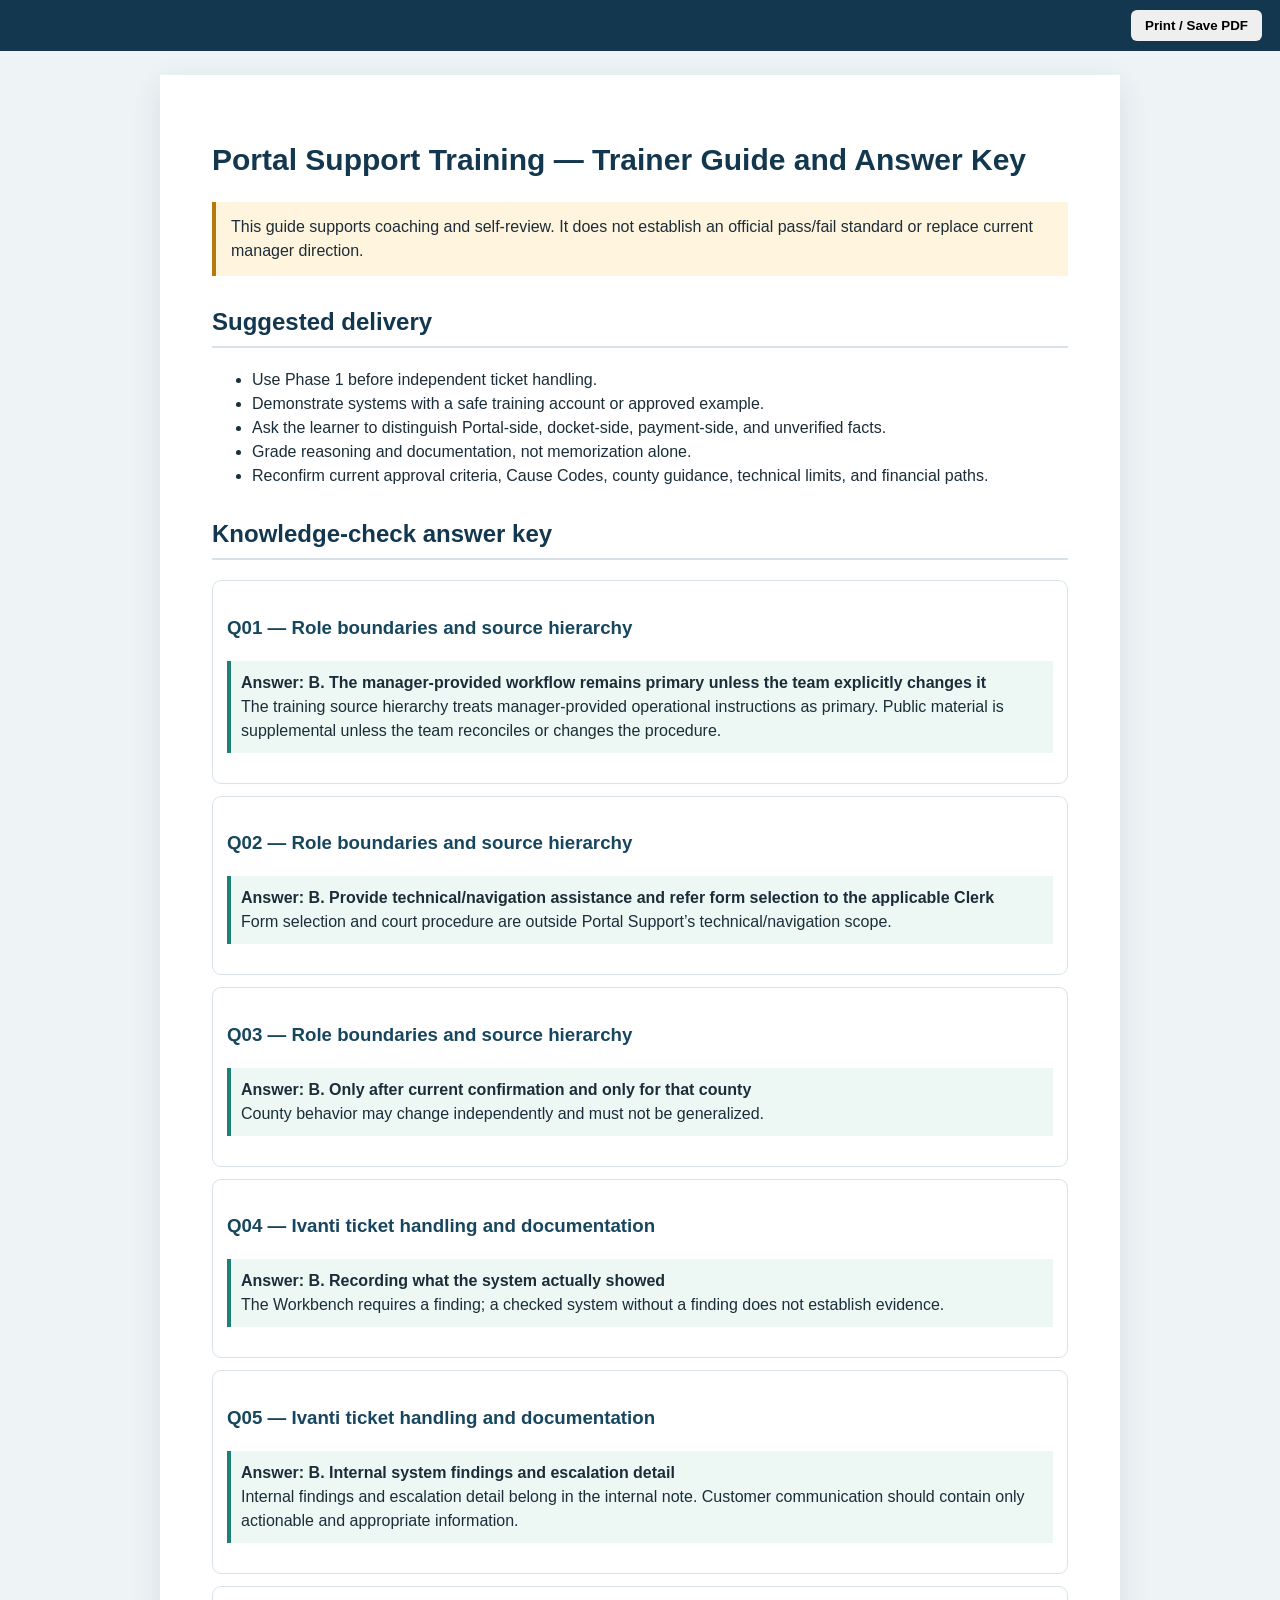
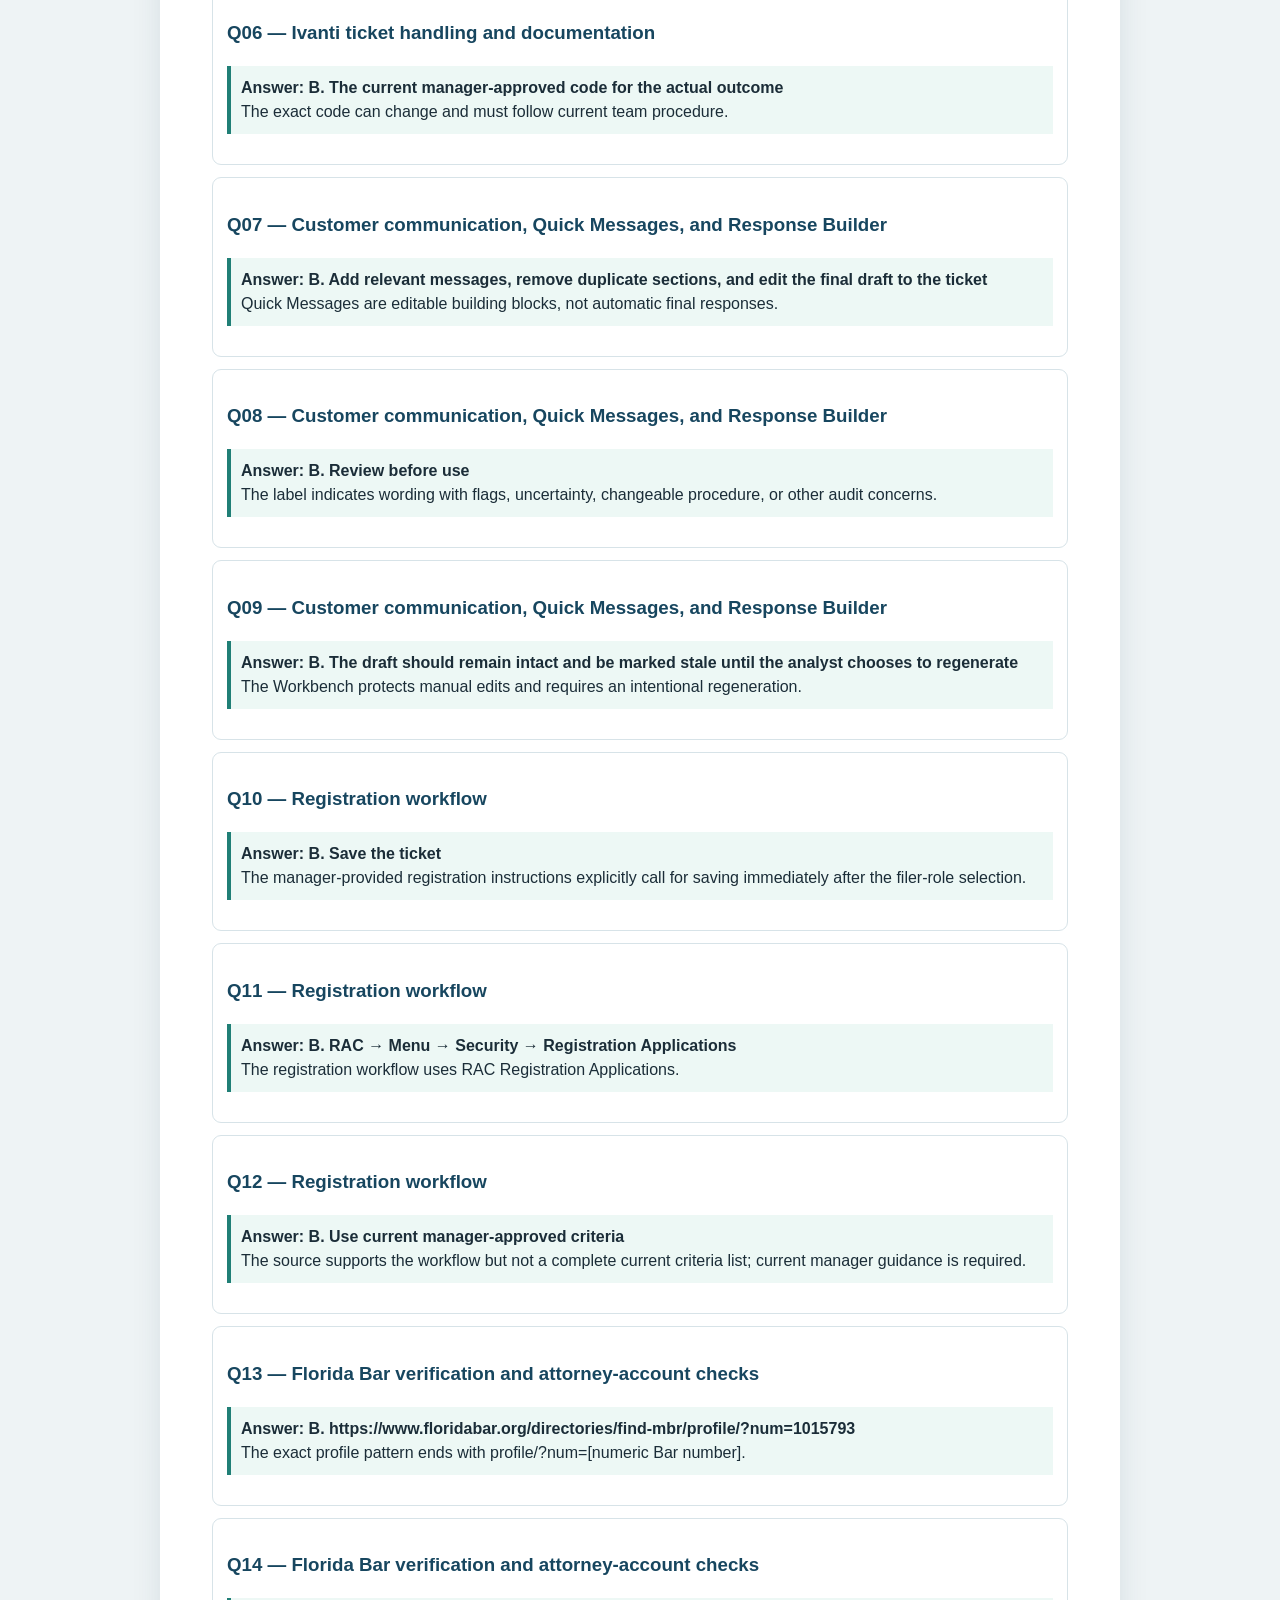
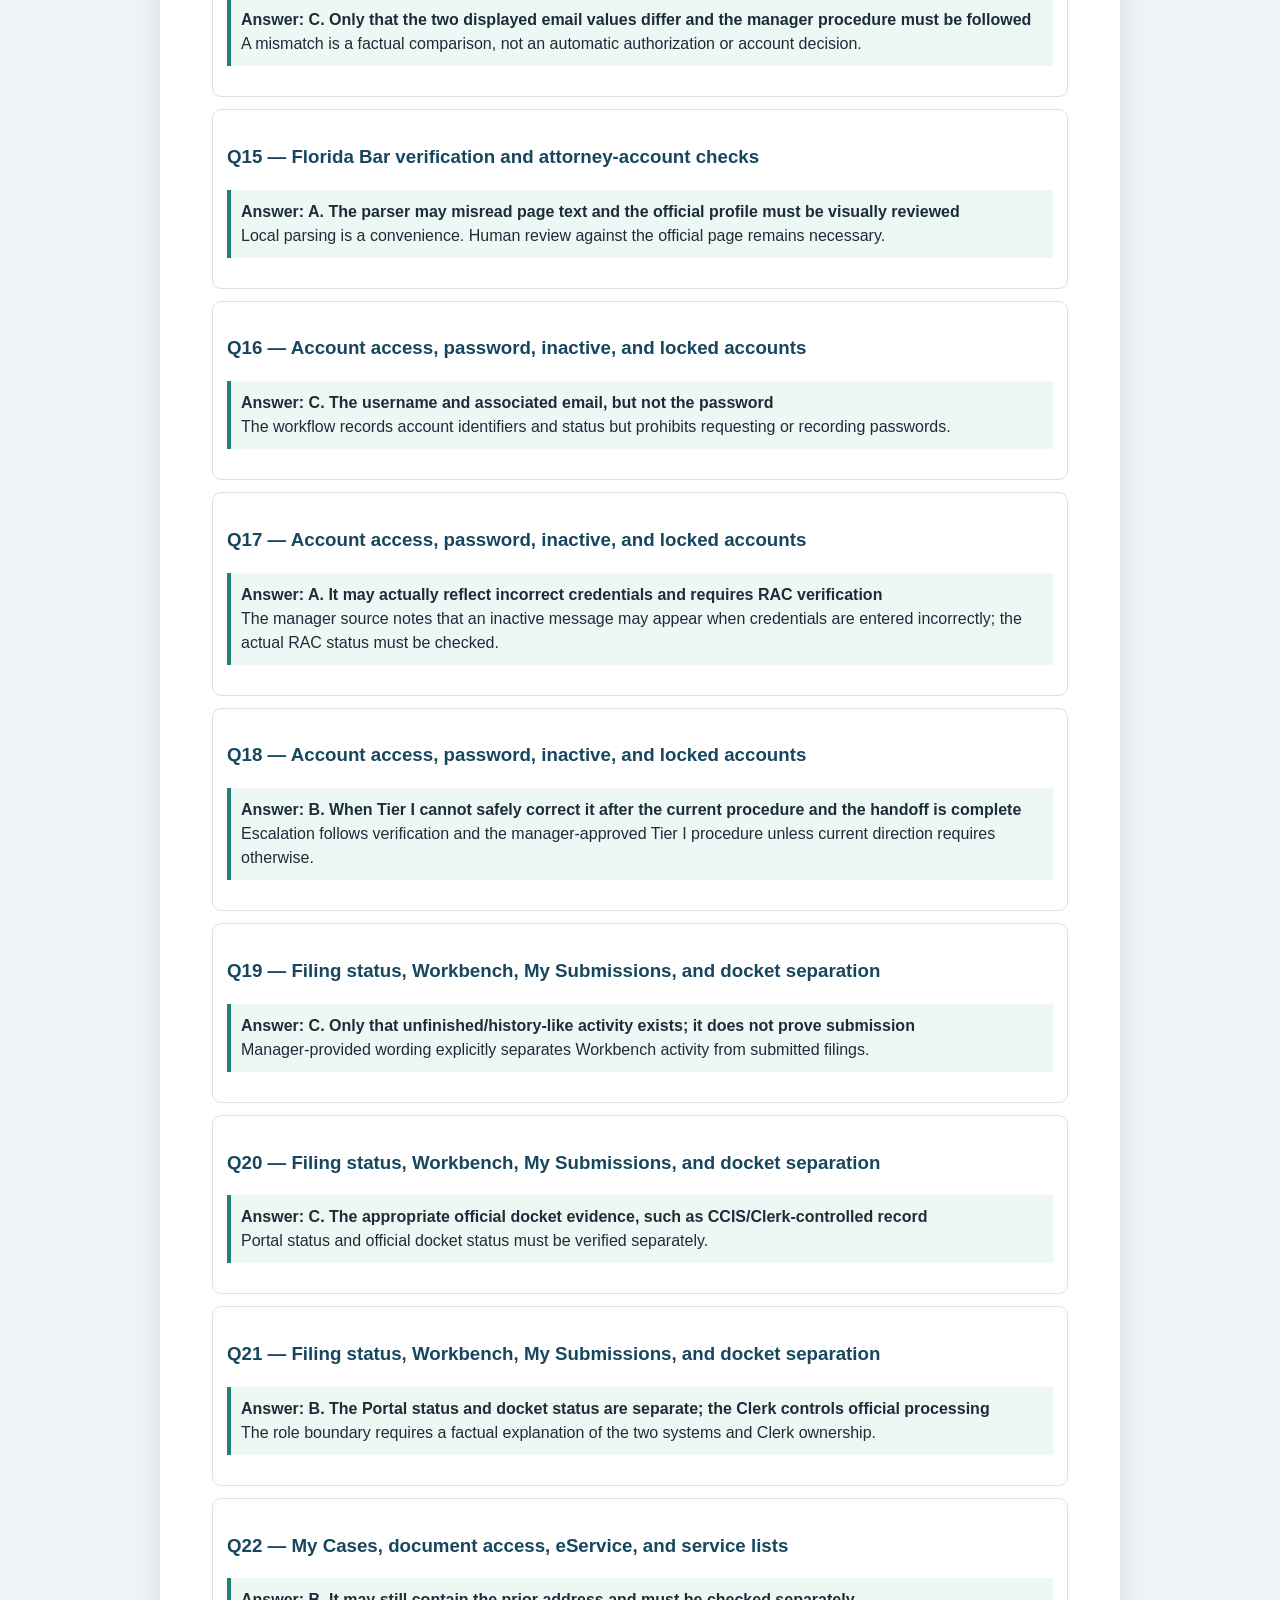
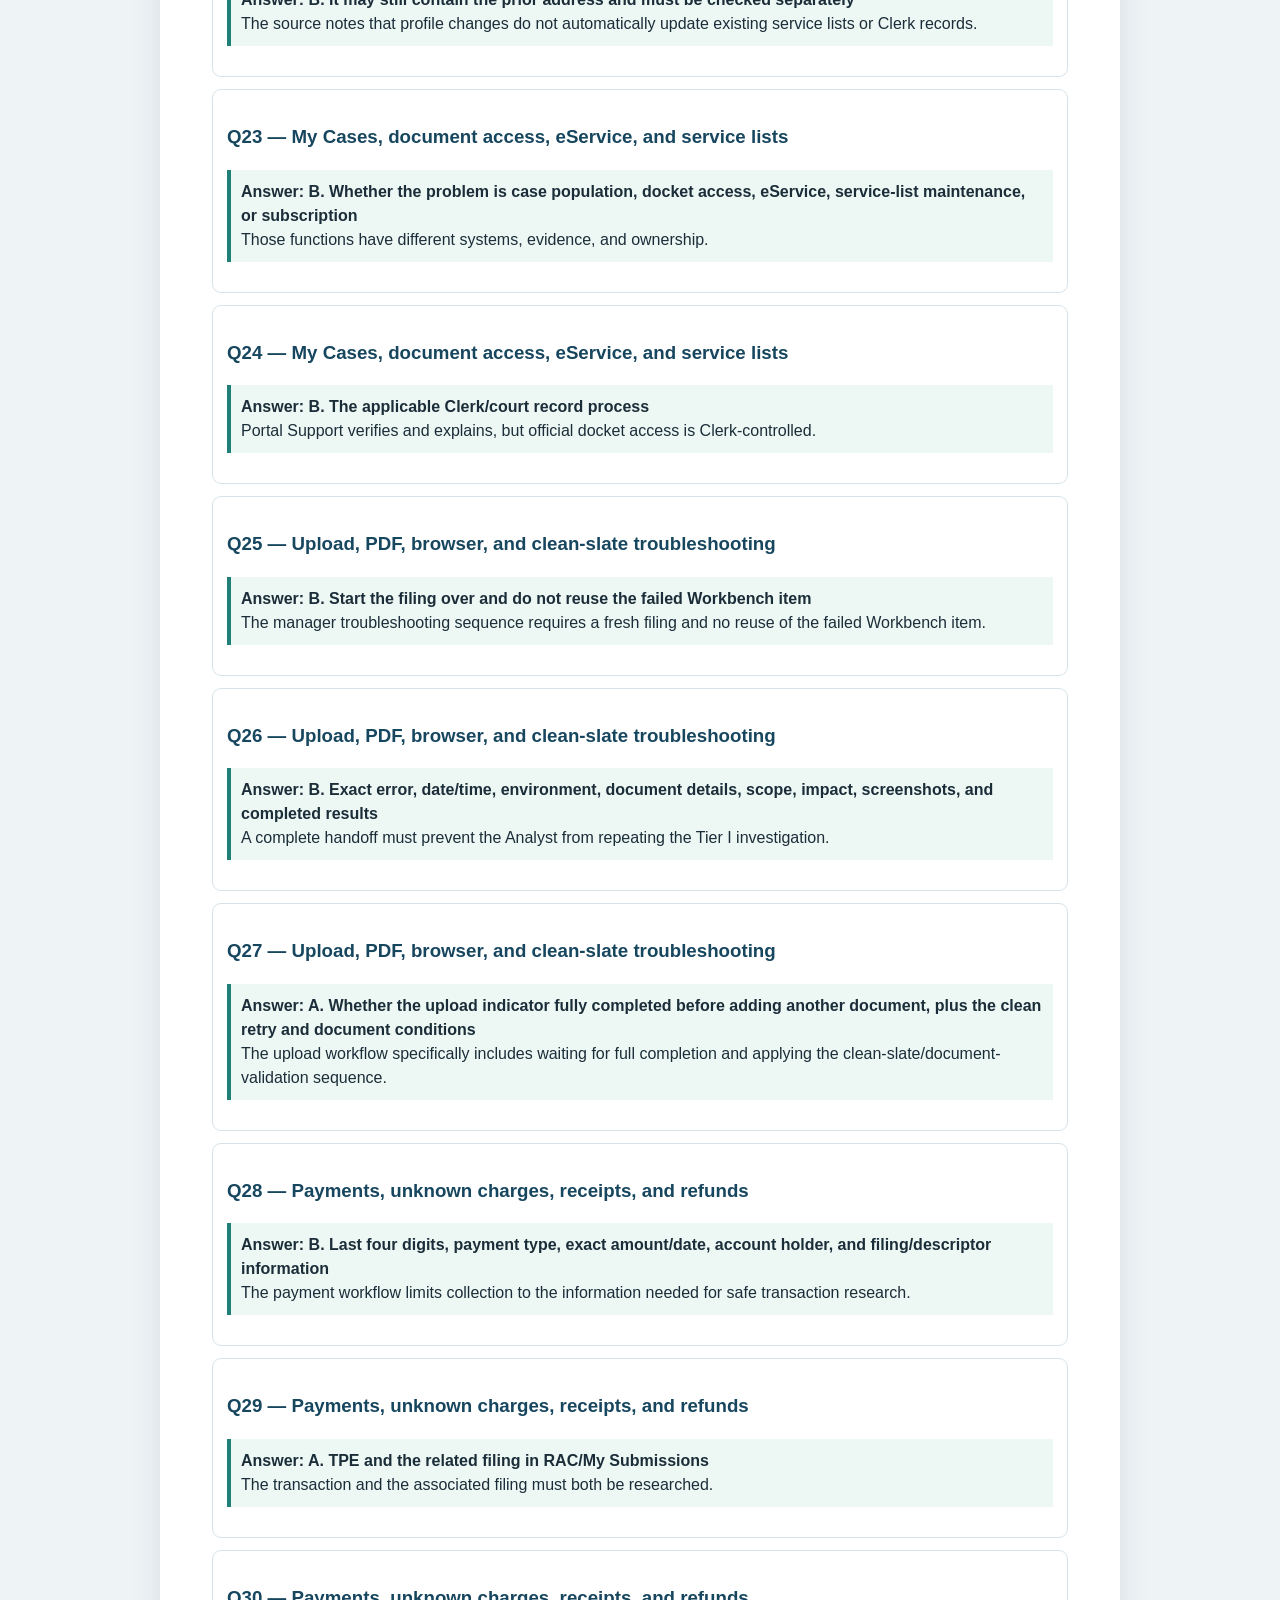
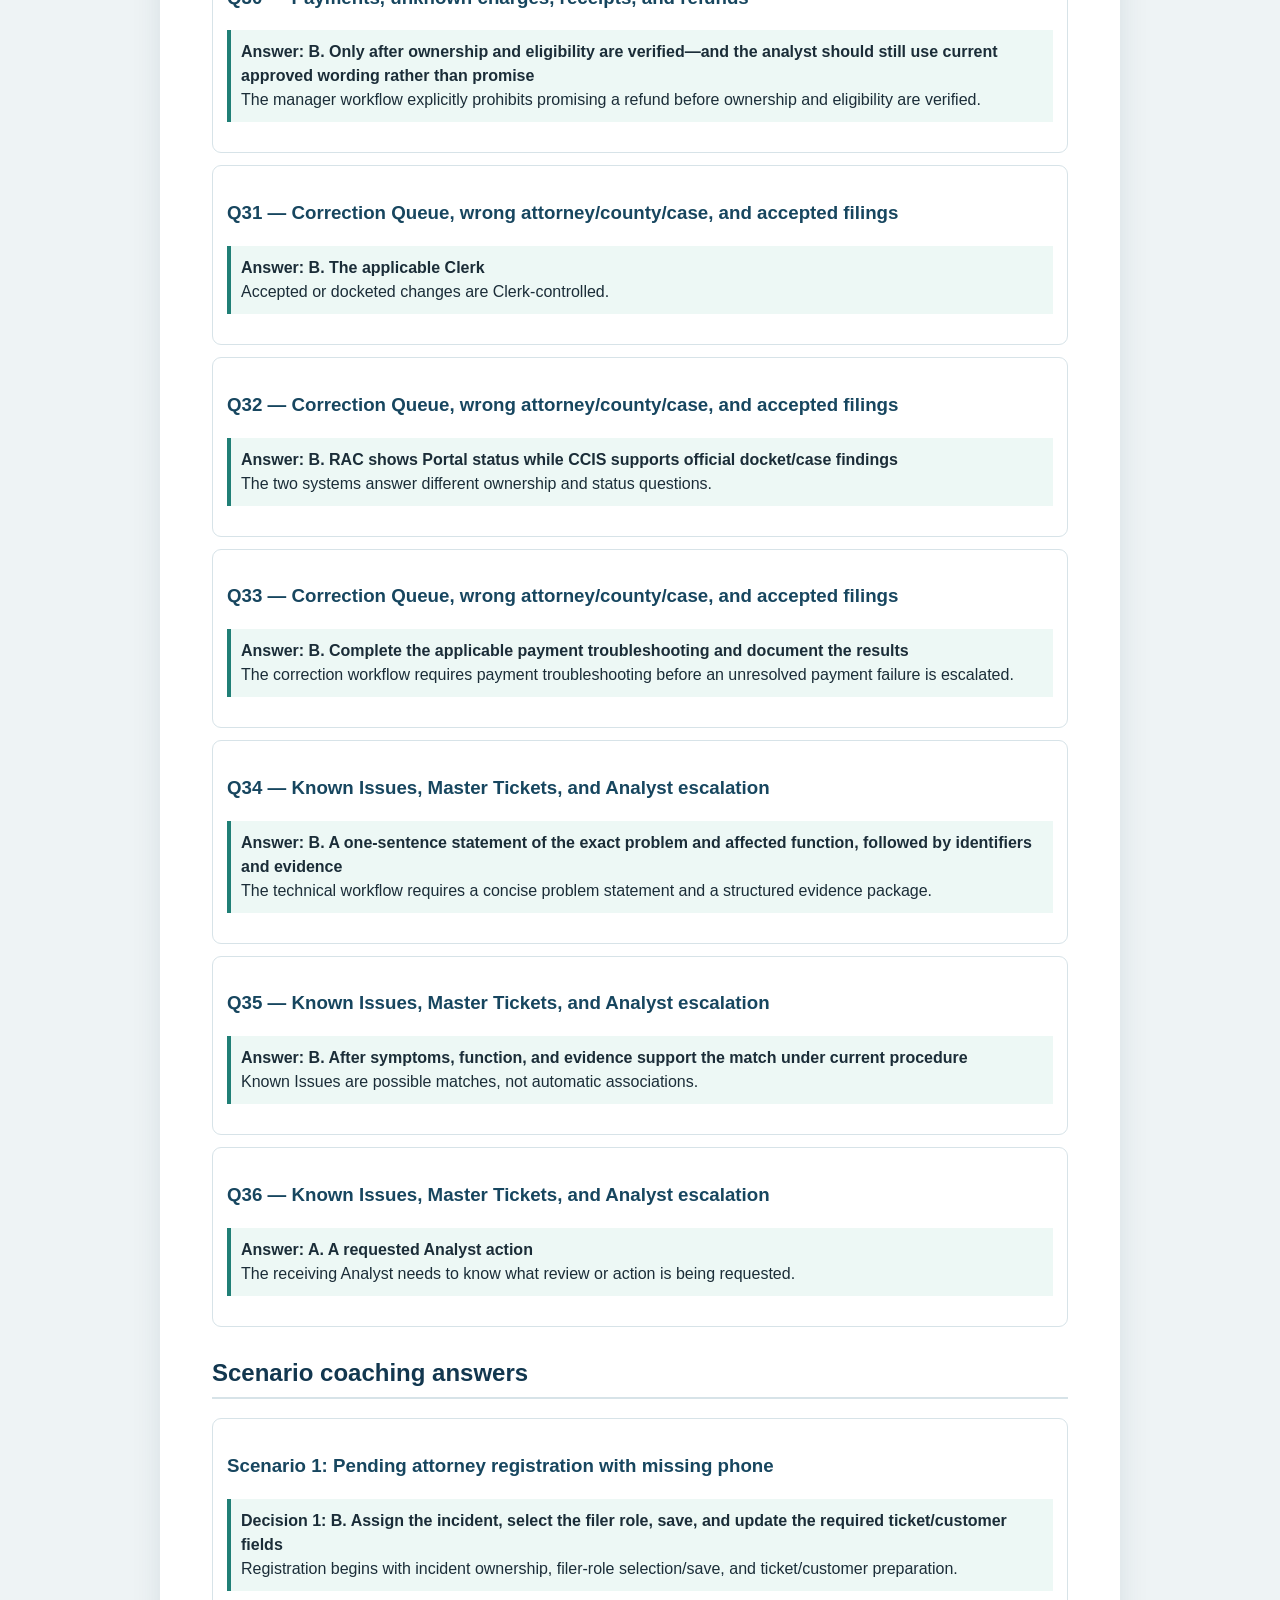
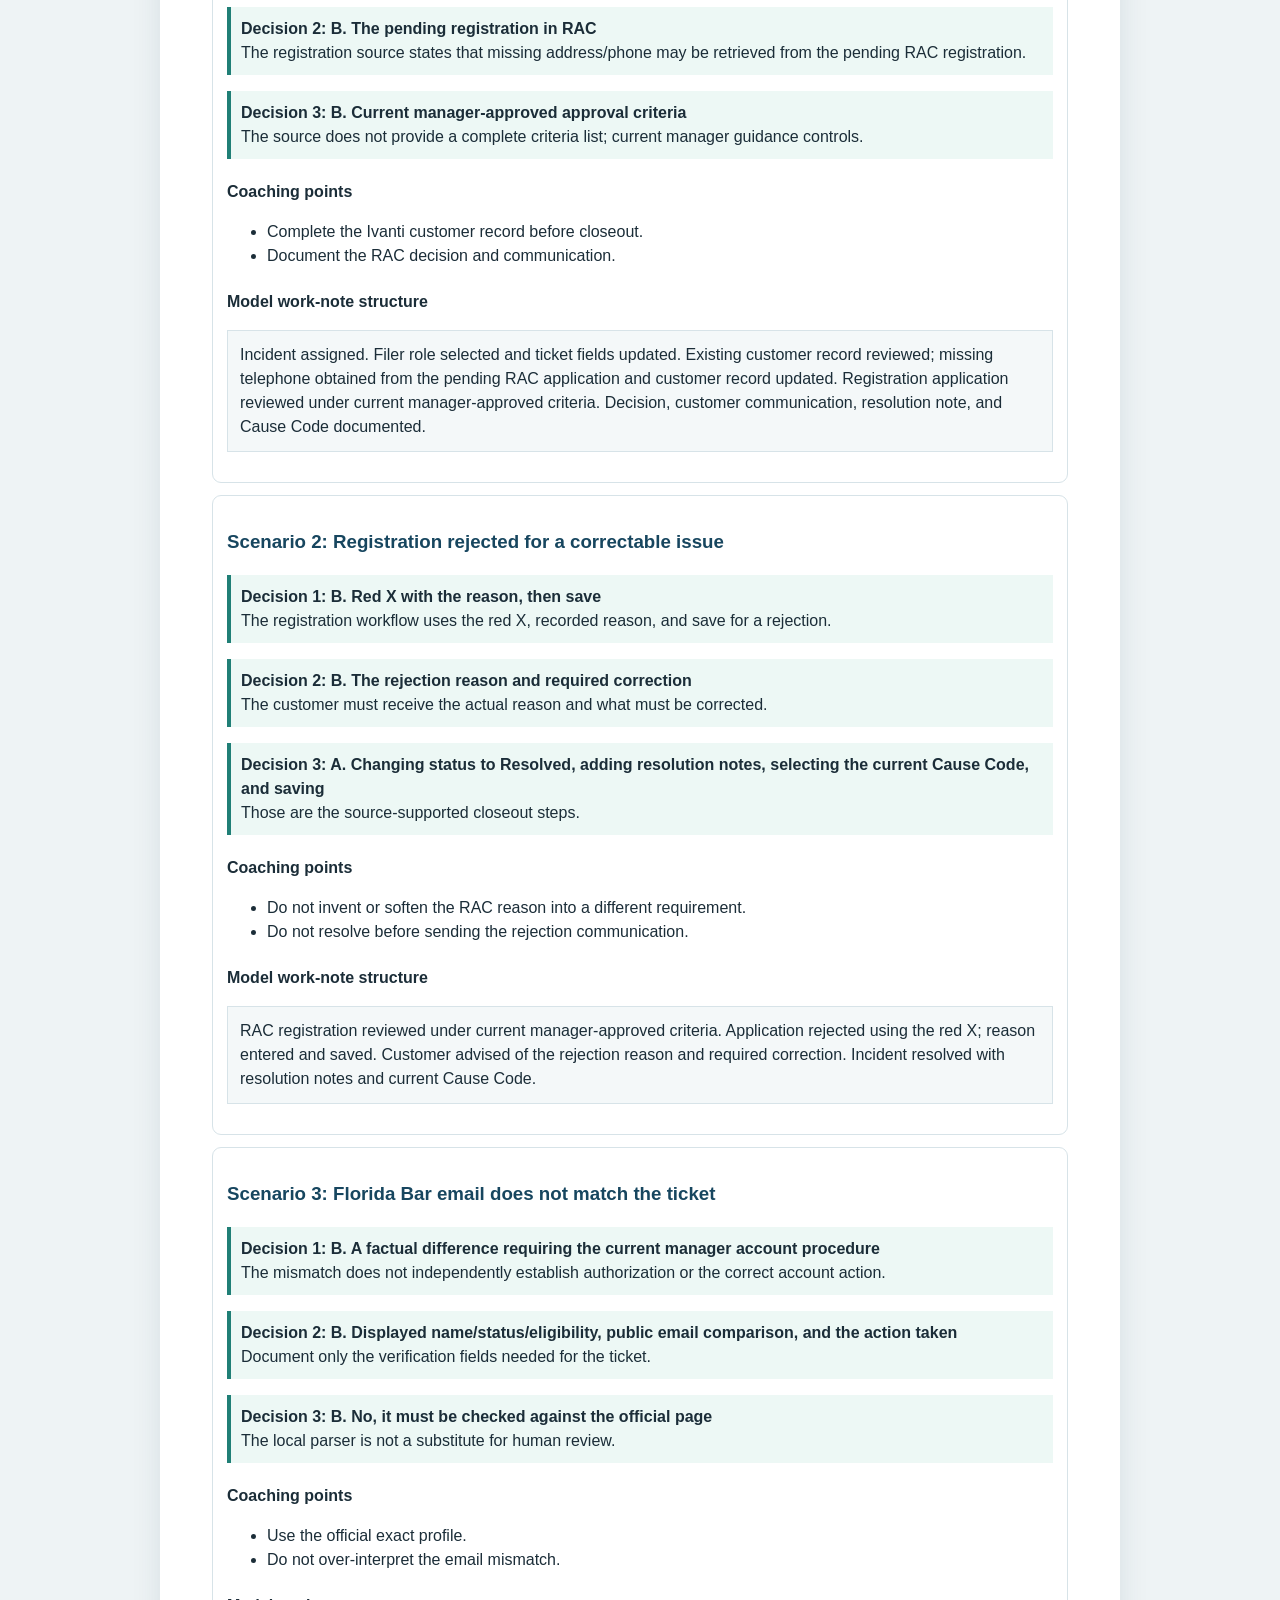
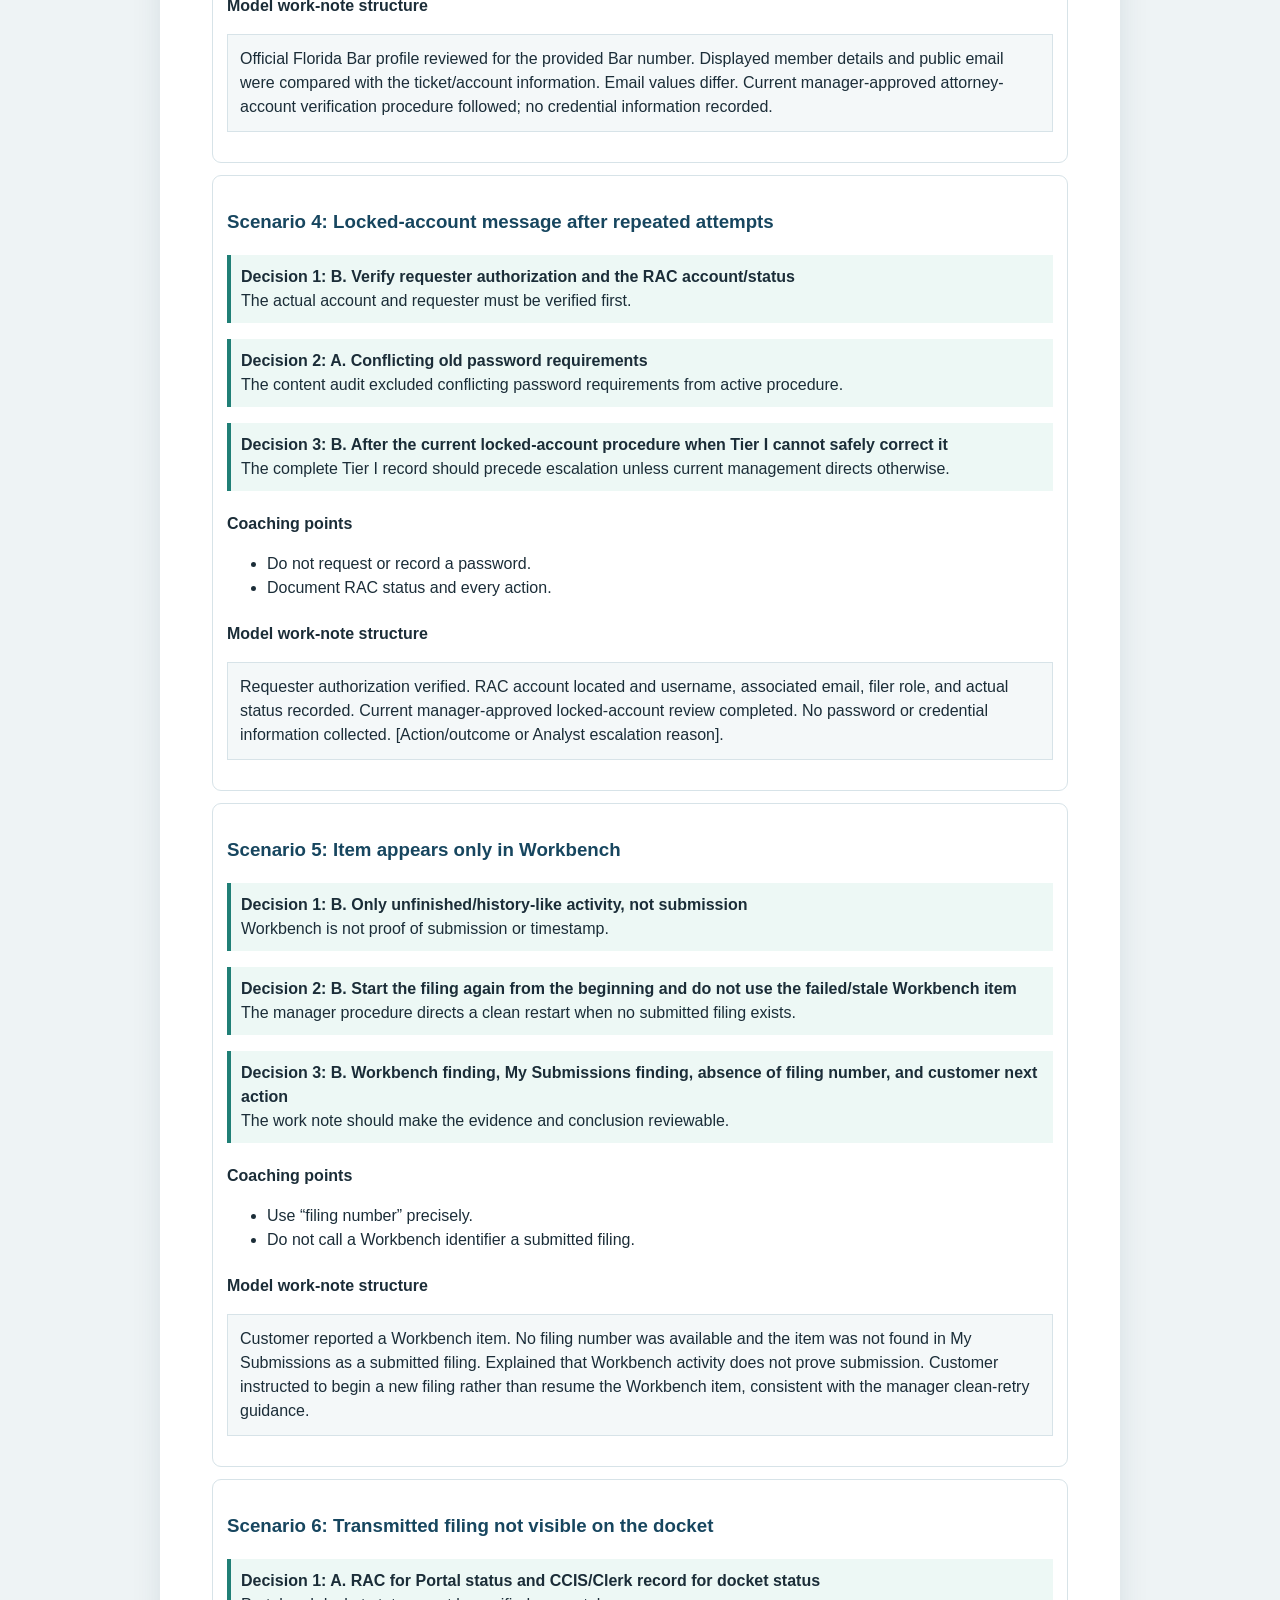
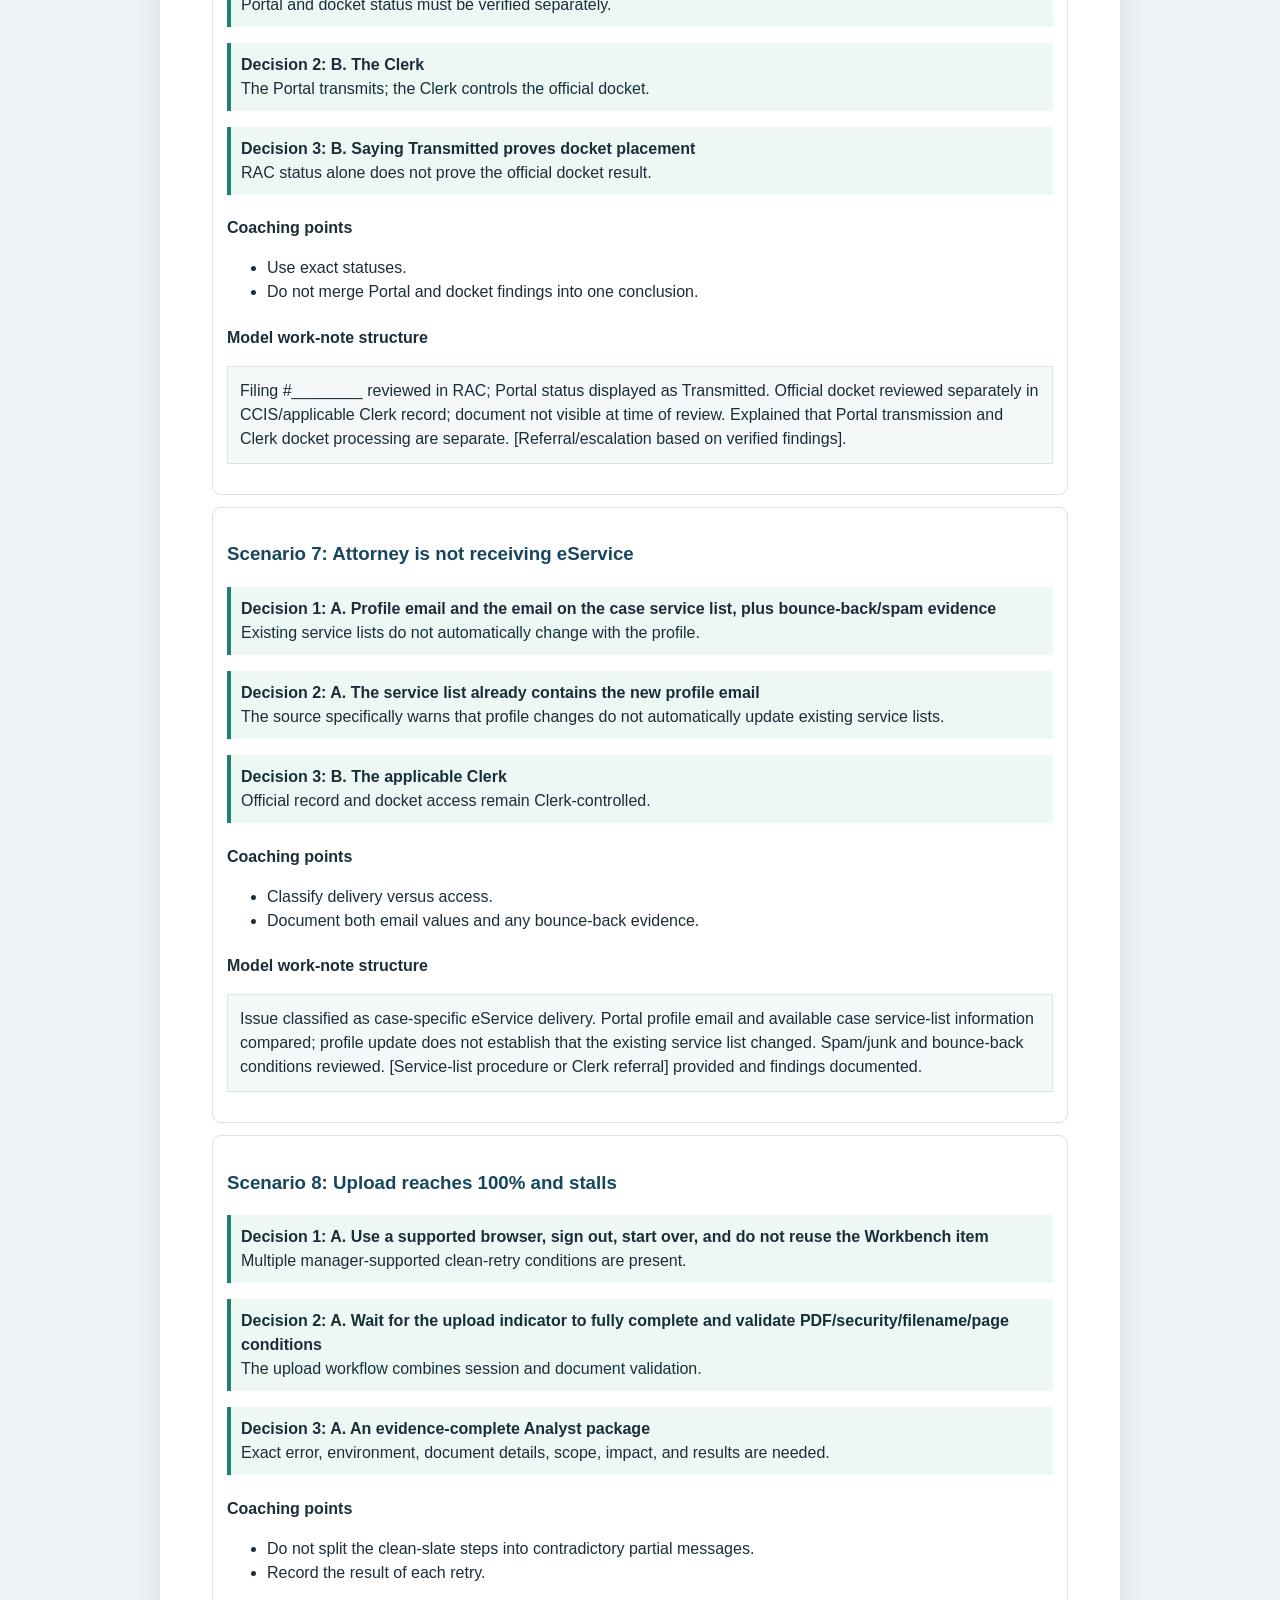
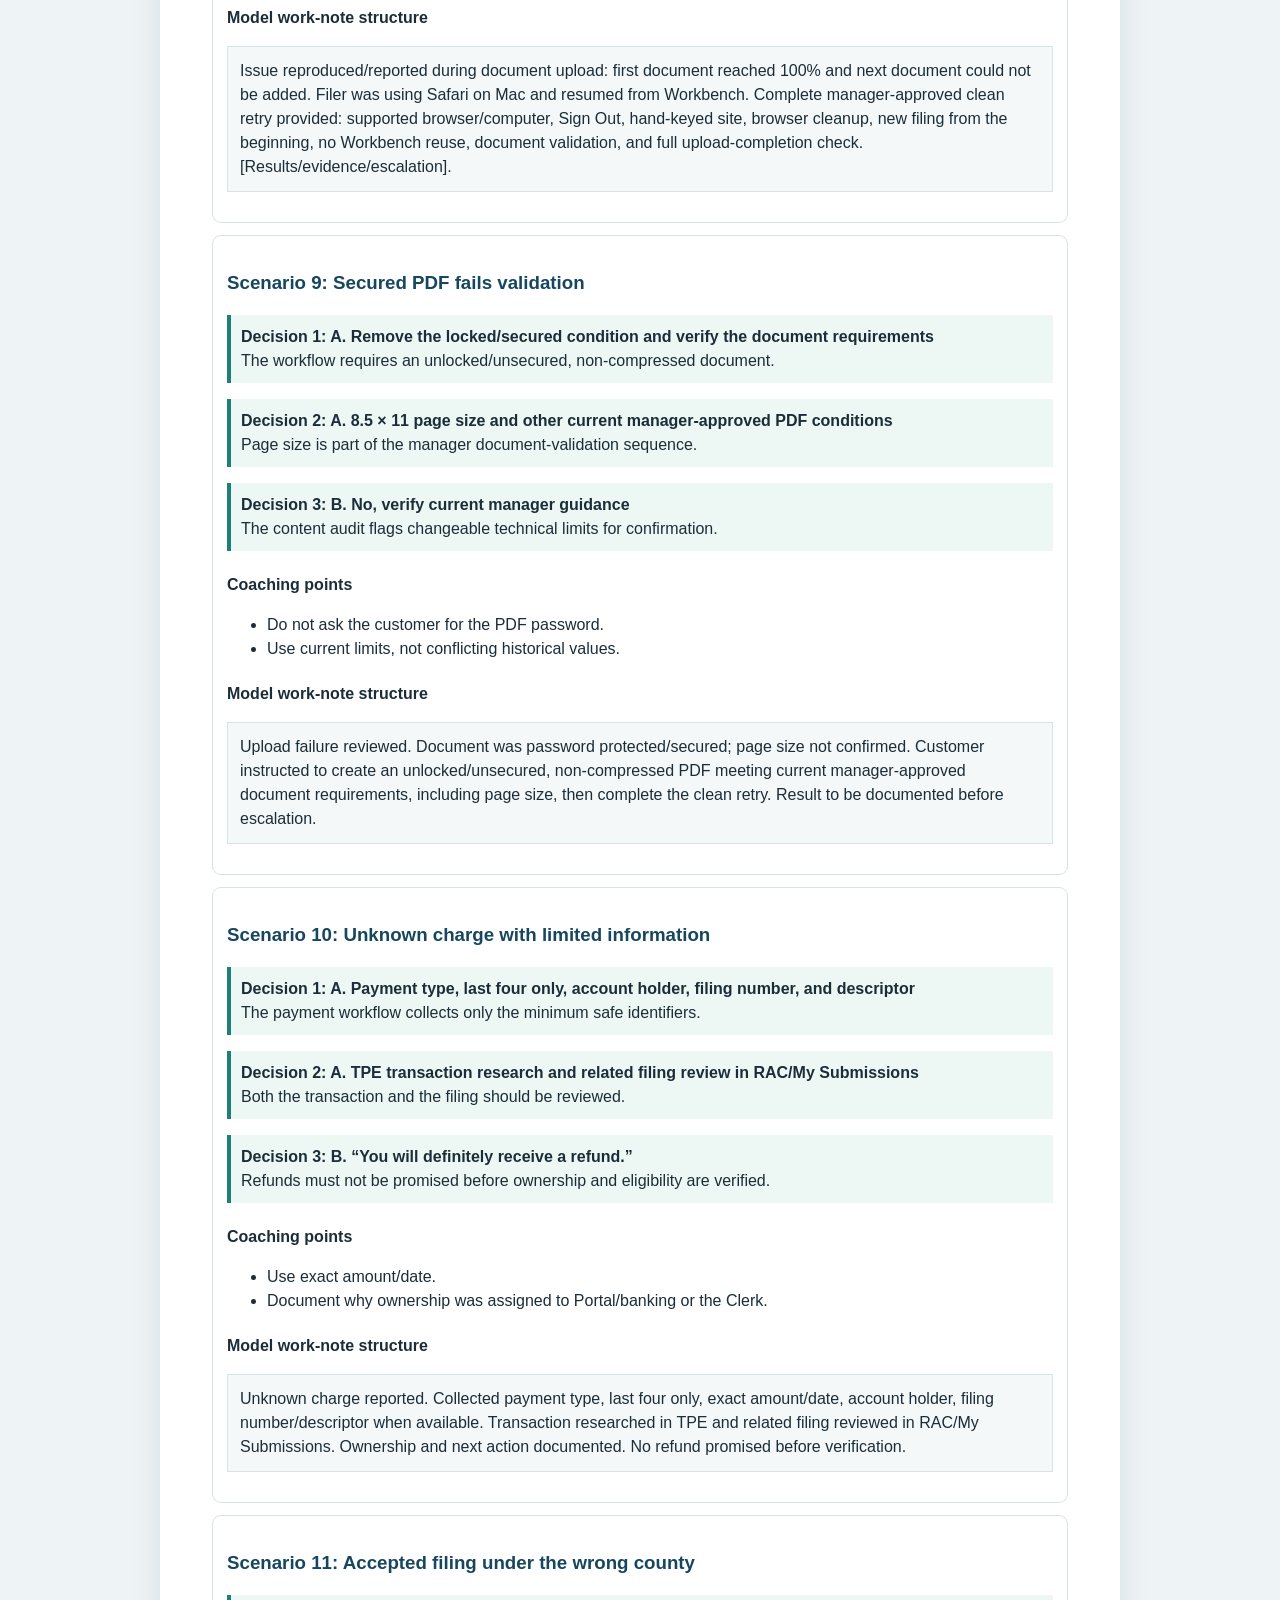
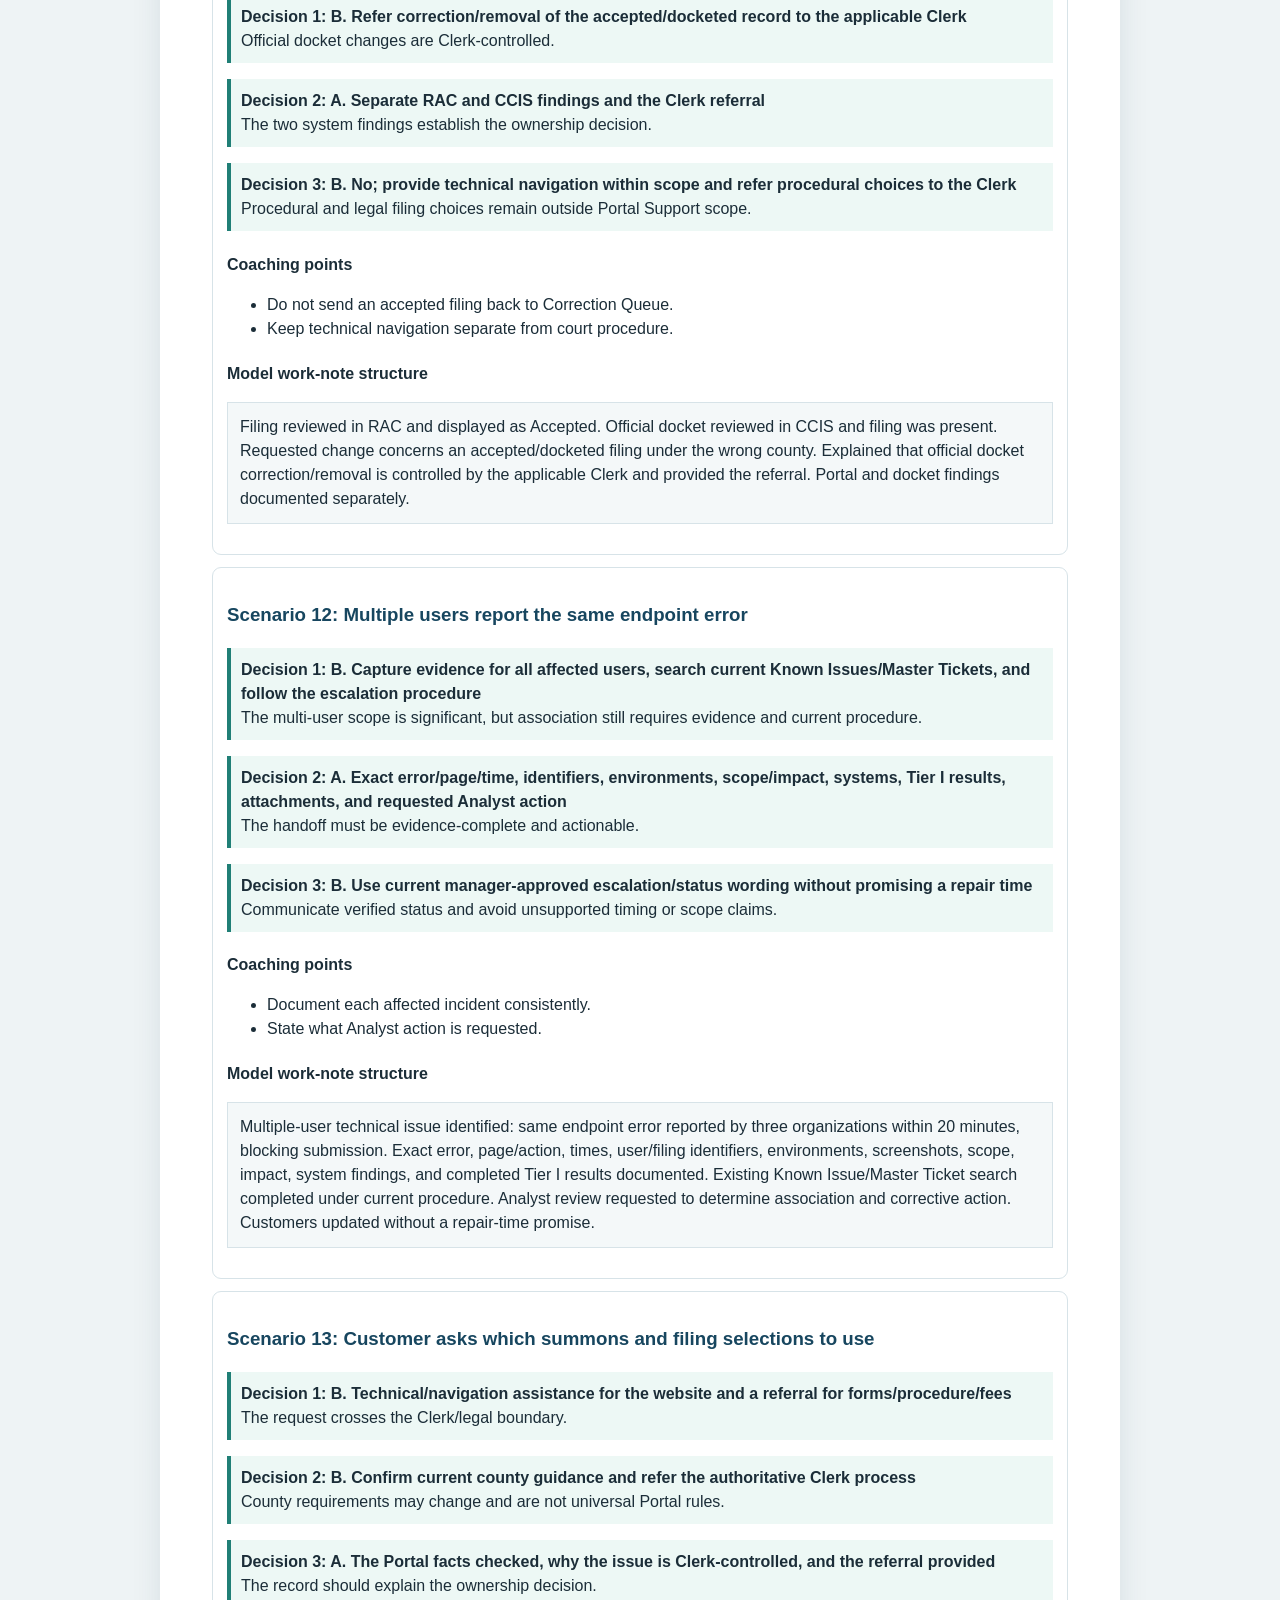
<file: TRAINER_GUIDE.html>
<!doctype html><html lang="en"><head><meta charset="utf-8"><meta name="viewport" content="width=device-width,initial-scale=1"><title>Portal Support Trainer Guide</title><style>
:root{--navy:#12374f;--teal:#207f76;--line:#d7e3e8;--muted:#5f737e;--soft:#f4f8f9;--warn:#fff5df}*{box-sizing:border-box}body{margin:0;color:#1b2d38;font-family:Arial,Helvetica,sans-serif;line-height:1.5;background:#eef3f5}.toolbar{position:sticky;top:0;padding:10px 18px;background:#12374f;color:#fff;text-align:right}.toolbar button{padding:8px 14px;border:0;border-radius:6px;font-weight:700}.doc{max-width:960px;margin:24px auto;padding:42px 52px;background:#fff;box-shadow:0 8px 28px rgba(18,55,79,.1)}h1{color:var(--navy);font-size:30px}h2{margin-top:28px;color:var(--navy);border-bottom:2px solid var(--line);padding-bottom:6px}h3{color:#17465f}h4{margin-bottom:5px}.meta{color:var(--muted)}.notice{padding:13px 15px;border-left:4px solid #b77a0a;background:var(--warn)}.phase,.lesson,.box,.scenario,.question{margin:12px 0;padding:14px;border:1px solid var(--line);border-radius:9px;background:#fff}.phase{background:var(--soft)}.grid{display:grid;grid-template-columns:repeat(2,minmax(0,1fr));gap:12px}.module{page-break-before:always}.module:first-of-type{page-break-before:auto}.workflow li{margin:7px 0}.answer{padding:10px;border-left:4px solid var(--teal);background:#edf8f5}.blank{height:68px;border-bottom:1px solid #aaa}.source{font-size:12px;color:var(--muted)}pre{white-space:pre-wrap;padding:12px;background:var(--soft);border:1px solid var(--line);font-family:Arial,Helvetica,sans-serif}.choices li{margin:5px 0}@media(max-width:700px){.doc{margin:0;padding:24px}.grid{grid-template-columns:1fr}}@media print{body{background:#fff}.toolbar{display:none}.doc{max-width:none;margin:0;padding:.35in;box-shadow:none}.module,.scenario{break-inside:avoid-page}a{color:inherit;text-decoration:none}}
</style></head><body><div class="toolbar"><button onclick="window.print()">Print / Save PDF</button></div><main class="doc"><h1>Portal Support Training — Trainer Guide and Answer Key</h1><div class="notice">This guide supports coaching and self-review. It does not establish an official pass/fail standard or replace current manager direction.</div><h2>Suggested delivery</h2><ul><li>Use Phase 1 before independent ticket handling.</li><li>Demonstrate systems with a safe training account or approved example.</li><li>Ask the learner to distinguish Portal-side, docket-side, payment-side, and unverified facts.</li><li>Grade reasoning and documentation, not memorization alone.</li><li>Reconfirm current approval criteria, Cause Codes, county guidance, technical limits, and financial paths.</li></ul><h2>Knowledge-check answer key</h2><section class="question"><h3>Q01 — Role boundaries and source hierarchy</h3><p class="answer"><strong>Answer: B. The manager-provided workflow remains primary unless the team explicitly changes it</strong><br>The training source hierarchy treats manager-provided operational instructions as primary. Public material is supplemental unless the team reconciles or changes the procedure.</p></section><section class="question"><h3>Q02 — Role boundaries and source hierarchy</h3><p class="answer"><strong>Answer: B. Provide technical/navigation assistance and refer form selection to the applicable Clerk</strong><br>Form selection and court procedure are outside Portal Support’s technical/navigation scope.</p></section><section class="question"><h3>Q03 — Role boundaries and source hierarchy</h3><p class="answer"><strong>Answer: B. Only after current confirmation and only for that county</strong><br>County behavior may change independently and must not be generalized.</p></section><section class="question"><h3>Q04 — Ivanti ticket handling and documentation</h3><p class="answer"><strong>Answer: B. Recording what the system actually showed</strong><br>The Workbench requires a finding; a checked system without a finding does not establish evidence.</p></section><section class="question"><h3>Q05 — Ivanti ticket handling and documentation</h3><p class="answer"><strong>Answer: B. Internal system findings and escalation detail</strong><br>Internal findings and escalation detail belong in the internal note. Customer communication should contain only actionable and appropriate information.</p></section><section class="question"><h3>Q06 — Ivanti ticket handling and documentation</h3><p class="answer"><strong>Answer: B. The current manager-approved code for the actual outcome</strong><br>The exact code can change and must follow current team procedure.</p></section><section class="question"><h3>Q07 — Customer communication, Quick Messages, and Response Builder</h3><p class="answer"><strong>Answer: B. Add relevant messages, remove duplicate sections, and edit the final draft to the ticket</strong><br>Quick Messages are editable building blocks, not automatic final responses.</p></section><section class="question"><h3>Q08 — Customer communication, Quick Messages, and Response Builder</h3><p class="answer"><strong>Answer: B. Review before use</strong><br>The label indicates wording with flags, uncertainty, changeable procedure, or other audit concerns.</p></section><section class="question"><h3>Q09 — Customer communication, Quick Messages, and Response Builder</h3><p class="answer"><strong>Answer: B. The draft should remain intact and be marked stale until the analyst chooses to regenerate</strong><br>The Workbench protects manual edits and requires an intentional regeneration.</p></section><section class="question"><h3>Q10 — Registration workflow</h3><p class="answer"><strong>Answer: B. Save the ticket</strong><br>The manager-provided registration instructions explicitly call for saving immediately after the filer-role selection.</p></section><section class="question"><h3>Q11 — Registration workflow</h3><p class="answer"><strong>Answer: B. RAC → Menu → Security → Registration Applications</strong><br>The registration workflow uses RAC Registration Applications.</p></section><section class="question"><h3>Q12 — Registration workflow</h3><p class="answer"><strong>Answer: B. Use current manager-approved criteria</strong><br>The source supports the workflow but not a complete current criteria list; current manager guidance is required.</p></section><section class="question"><h3>Q13 — Florida Bar verification and attorney-account checks</h3><p class="answer"><strong>Answer: B. https://www.floridabar.org/directories/find-mbr/profile/?num=1015793</strong><br>The exact profile pattern ends with profile/?num=[numeric Bar number].</p></section><section class="question"><h3>Q14 — Florida Bar verification and attorney-account checks</h3><p class="answer"><strong>Answer: C. Only that the two displayed email values differ and the manager procedure must be followed</strong><br>A mismatch is a factual comparison, not an automatic authorization or account decision.</p></section><section class="question"><h3>Q15 — Florida Bar verification and attorney-account checks</h3><p class="answer"><strong>Answer: A. The parser may misread page text and the official profile must be visually reviewed</strong><br>Local parsing is a convenience. Human review against the official page remains necessary.</p></section><section class="question"><h3>Q16 — Account access, password, inactive, and locked accounts</h3><p class="answer"><strong>Answer: C. The username and associated email, but not the password</strong><br>The workflow records account identifiers and status but prohibits requesting or recording passwords.</p></section><section class="question"><h3>Q17 — Account access, password, inactive, and locked accounts</h3><p class="answer"><strong>Answer: A. It may actually reflect incorrect credentials and requires RAC verification</strong><br>The manager source notes that an inactive message may appear when credentials are entered incorrectly; the actual RAC status must be checked.</p></section><section class="question"><h3>Q18 — Account access, password, inactive, and locked accounts</h3><p class="answer"><strong>Answer: B. When Tier I cannot safely correct it after the current procedure and the handoff is complete</strong><br>Escalation follows verification and the manager-approved Tier I procedure unless current direction requires otherwise.</p></section><section class="question"><h3>Q19 — Filing status, Workbench, My Submissions, and docket separation</h3><p class="answer"><strong>Answer: C. Only that unfinished/history-like activity exists; it does not prove submission</strong><br>Manager-provided wording explicitly separates Workbench activity from submitted filings.</p></section><section class="question"><h3>Q20 — Filing status, Workbench, My Submissions, and docket separation</h3><p class="answer"><strong>Answer: C. The appropriate official docket evidence, such as CCIS/Clerk-controlled record</strong><br>Portal status and official docket status must be verified separately.</p></section><section class="question"><h3>Q21 — Filing status, Workbench, My Submissions, and docket separation</h3><p class="answer"><strong>Answer: B. The Portal status and docket status are separate; the Clerk controls official processing</strong><br>The role boundary requires a factual explanation of the two systems and Clerk ownership.</p></section><section class="question"><h3>Q22 — My Cases, document access, eService, and service lists</h3><p class="answer"><strong>Answer: B. It may still contain the prior address and must be checked separately</strong><br>The source notes that profile changes do not automatically update existing service lists or Clerk records.</p></section><section class="question"><h3>Q23 — My Cases, document access, eService, and service lists</h3><p class="answer"><strong>Answer: B. Whether the problem is case population, docket access, eService, service-list maintenance, or subscription</strong><br>Those functions have different systems, evidence, and ownership.</p></section><section class="question"><h3>Q24 — My Cases, document access, eService, and service lists</h3><p class="answer"><strong>Answer: B. The applicable Clerk/court record process</strong><br>Portal Support verifies and explains, but official docket access is Clerk-controlled.</p></section><section class="question"><h3>Q25 — Upload, PDF, browser, and clean-slate troubleshooting</h3><p class="answer"><strong>Answer: B. Start the filing over and do not reuse the failed Workbench item</strong><br>The manager troubleshooting sequence requires a fresh filing and no reuse of the failed Workbench item.</p></section><section class="question"><h3>Q26 — Upload, PDF, browser, and clean-slate troubleshooting</h3><p class="answer"><strong>Answer: B. Exact error, date/time, environment, document details, scope, impact, screenshots, and completed results</strong><br>A complete handoff must prevent the Analyst from repeating the Tier I investigation.</p></section><section class="question"><h3>Q27 — Upload, PDF, browser, and clean-slate troubleshooting</h3><p class="answer"><strong>Answer: A. Whether the upload indicator fully completed before adding another document, plus the clean retry and document conditions</strong><br>The upload workflow specifically includes waiting for full completion and applying the clean-slate/document-validation sequence.</p></section><section class="question"><h3>Q28 — Payments, unknown charges, receipts, and refunds</h3><p class="answer"><strong>Answer: B. Last four digits, payment type, exact amount/date, account holder, and filing/descriptor information</strong><br>The payment workflow limits collection to the information needed for safe transaction research.</p></section><section class="question"><h3>Q29 — Payments, unknown charges, receipts, and refunds</h3><p class="answer"><strong>Answer: A. TPE and the related filing in RAC/My Submissions</strong><br>The transaction and the associated filing must both be researched.</p></section><section class="question"><h3>Q30 — Payments, unknown charges, receipts, and refunds</h3><p class="answer"><strong>Answer: B. Only after ownership and eligibility are verified—and the analyst should still use current approved wording rather than promise</strong><br>The manager workflow explicitly prohibits promising a refund before ownership and eligibility are verified.</p></section><section class="question"><h3>Q31 — Correction Queue, wrong attorney/county/case, and accepted filings</h3><p class="answer"><strong>Answer: B. The applicable Clerk</strong><br>Accepted or docketed changes are Clerk-controlled.</p></section><section class="question"><h3>Q32 — Correction Queue, wrong attorney/county/case, and accepted filings</h3><p class="answer"><strong>Answer: B. RAC shows Portal status while CCIS supports official docket/case findings</strong><br>The two systems answer different ownership and status questions.</p></section><section class="question"><h3>Q33 — Correction Queue, wrong attorney/county/case, and accepted filings</h3><p class="answer"><strong>Answer: B. Complete the applicable payment troubleshooting and document the results</strong><br>The correction workflow requires payment troubleshooting before an unresolved payment failure is escalated.</p></section><section class="question"><h3>Q34 — Known Issues, Master Tickets, and Analyst escalation</h3><p class="answer"><strong>Answer: B. A one-sentence statement of the exact problem and affected function, followed by identifiers and evidence</strong><br>The technical workflow requires a concise problem statement and a structured evidence package.</p></section><section class="question"><h3>Q35 — Known Issues, Master Tickets, and Analyst escalation</h3><p class="answer"><strong>Answer: B. After symptoms, function, and evidence support the match under current procedure</strong><br>Known Issues are possible matches, not automatic associations.</p></section><section class="question"><h3>Q36 — Known Issues, Master Tickets, and Analyst escalation</h3><p class="answer"><strong>Answer: A. A requested Analyst action</strong><br>The receiving Analyst needs to know what review or action is being requested.</p></section><h2>Scenario coaching answers</h2><section class="scenario"><h3>Scenario 1: Pending attorney registration with missing phone</h3><p class="answer"><strong>Decision 1: B. Assign the incident, select the filer role, save, and update the required ticket/customer fields</strong><br>Registration begins with incident ownership, filer-role selection/save, and ticket/customer preparation.</p><p class="answer"><strong>Decision 2: B. The pending registration in RAC</strong><br>The registration source states that missing address/phone may be retrieved from the pending RAC registration.</p><p class="answer"><strong>Decision 3: B. Current manager-approved approval criteria</strong><br>The source does not provide a complete criteria list; current manager guidance controls.</p><h4>Coaching points</h4><ul><li>Complete the Ivanti customer record before closeout.</li><li>Document the RAC decision and communication.</li></ul><h4>Model work-note structure</h4><pre>Incident assigned. Filer role selected and ticket fields updated. Existing customer record reviewed; missing telephone obtained from the pending RAC application and customer record updated. Registration application reviewed under current manager-approved criteria. Decision, customer communication, resolution note, and Cause Code documented.</pre></section><section class="scenario"><h3>Scenario 2: Registration rejected for a correctable issue</h3><p class="answer"><strong>Decision 1: B. Red X with the reason, then save</strong><br>The registration workflow uses the red X, recorded reason, and save for a rejection.</p><p class="answer"><strong>Decision 2: B. The rejection reason and required correction</strong><br>The customer must receive the actual reason and what must be corrected.</p><p class="answer"><strong>Decision 3: A. Changing status to Resolved, adding resolution notes, selecting the current Cause Code, and saving</strong><br>Those are the source-supported closeout steps.</p><h4>Coaching points</h4><ul><li>Do not invent or soften the RAC reason into a different requirement.</li><li>Do not resolve before sending the rejection communication.</li></ul><h4>Model work-note structure</h4><pre>RAC registration reviewed under current manager-approved criteria. Application rejected using the red X; reason entered and saved. Customer advised of the rejection reason and required correction. Incident resolved with resolution notes and current Cause Code.</pre></section><section class="scenario"><h3>Scenario 3: Florida Bar email does not match the ticket</h3><p class="answer"><strong>Decision 1: B. A factual difference requiring the current manager account procedure</strong><br>The mismatch does not independently establish authorization or the correct account action.</p><p class="answer"><strong>Decision 2: B. Displayed name/status/eligibility, public email comparison, and the action taken</strong><br>Document only the verification fields needed for the ticket.</p><p class="answer"><strong>Decision 3: B. No, it must be checked against the official page</strong><br>The local parser is not a substitute for human review.</p><h4>Coaching points</h4><ul><li>Use the official exact profile.</li><li>Do not over-interpret the email mismatch.</li></ul><h4>Model work-note structure</h4><pre>Official Florida Bar profile reviewed for the provided Bar number. Displayed member details and public email were compared with the ticket/account information. Email values differ. Current manager-approved attorney-account verification procedure followed; no credential information recorded.</pre></section><section class="scenario"><h3>Scenario 4: Locked-account message after repeated attempts</h3><p class="answer"><strong>Decision 1: B. Verify requester authorization and the RAC account/status</strong><br>The actual account and requester must be verified first.</p><p class="answer"><strong>Decision 2: A. Conflicting old password requirements</strong><br>The content audit excluded conflicting password requirements from active procedure.</p><p class="answer"><strong>Decision 3: B. After the current locked-account procedure when Tier I cannot safely correct it</strong><br>The complete Tier I record should precede escalation unless current management directs otherwise.</p><h4>Coaching points</h4><ul><li>Do not request or record a password.</li><li>Document RAC status and every action.</li></ul><h4>Model work-note structure</h4><pre>Requester authorization verified. RAC account located and username, associated email, filer role, and actual status recorded. Current manager-approved locked-account review completed. No password or credential information collected. [Action/outcome or Analyst escalation reason].</pre></section><section class="scenario"><h3>Scenario 5: Item appears only in Workbench</h3><p class="answer"><strong>Decision 1: B. Only unfinished/history-like activity, not submission</strong><br>Workbench is not proof of submission or timestamp.</p><p class="answer"><strong>Decision 2: B. Start the filing again from the beginning and do not use the failed/stale Workbench item</strong><br>The manager procedure directs a clean restart when no submitted filing exists.</p><p class="answer"><strong>Decision 3: B. Workbench finding, My Submissions finding, absence of filing number, and customer next action</strong><br>The work note should make the evidence and conclusion reviewable.</p><h4>Coaching points</h4><ul><li>Use “filing number” precisely.</li><li>Do not call a Workbench identifier a submitted filing.</li></ul><h4>Model work-note structure</h4><pre>Customer reported a Workbench item. No filing number was available and the item was not found in My Submissions as a submitted filing. Explained that Workbench activity does not prove submission. Customer instructed to begin a new filing rather than resume the Workbench item, consistent with the manager clean-retry guidance.</pre></section><section class="scenario"><h3>Scenario 6: Transmitted filing not visible on the docket</h3><p class="answer"><strong>Decision 1: A. RAC for Portal status and CCIS/Clerk record for docket status</strong><br>Portal and docket status must be verified separately.</p><p class="answer"><strong>Decision 2: B. The Clerk</strong><br>The Portal transmits; the Clerk controls the official docket.</p><p class="answer"><strong>Decision 3: B. Saying Transmitted proves docket placement</strong><br>RAC status alone does not prove the official docket result.</p><h4>Coaching points</h4><ul><li>Use exact statuses.</li><li>Do not merge Portal and docket findings into one conclusion.</li></ul><h4>Model work-note structure</h4><pre>Filing #________ reviewed in RAC; Portal status displayed as Transmitted. Official docket reviewed separately in CCIS/applicable Clerk record; document not visible at time of review. Explained that Portal transmission and Clerk docket processing are separate. [Referral/escalation based on verified findings].</pre></section><section class="scenario"><h3>Scenario 7: Attorney is not receiving eService</h3><p class="answer"><strong>Decision 1: A. Profile email and the email on the case service list, plus bounce-back/spam evidence</strong><br>Existing service lists do not automatically change with the profile.</p><p class="answer"><strong>Decision 2: A. The service list already contains the new profile email</strong><br>The source specifically warns that profile changes do not automatically update existing service lists.</p><p class="answer"><strong>Decision 3: B. The applicable Clerk</strong><br>Official record and docket access remain Clerk-controlled.</p><h4>Coaching points</h4><ul><li>Classify delivery versus access.</li><li>Document both email values and any bounce-back evidence.</li></ul><h4>Model work-note structure</h4><pre>Issue classified as case-specific eService delivery. Portal profile email and available case service-list information compared; profile update does not establish that the existing service list changed. Spam/junk and bounce-back conditions reviewed. [Service-list procedure or Clerk referral] provided and findings documented.</pre></section><section class="scenario"><h3>Scenario 8: Upload reaches 100% and stalls</h3><p class="answer"><strong>Decision 1: A. Use a supported browser, sign out, start over, and do not reuse the Workbench item</strong><br>Multiple manager-supported clean-retry conditions are present.</p><p class="answer"><strong>Decision 2: A. Wait for the upload indicator to fully complete and validate PDF/security/filename/page conditions</strong><br>The upload workflow combines session and document validation.</p><p class="answer"><strong>Decision 3: A. An evidence-complete Analyst package</strong><br>Exact error, environment, document details, scope, impact, and results are needed.</p><h4>Coaching points</h4><ul><li>Do not split the clean-slate steps into contradictory partial messages.</li><li>Record the result of each retry.</li></ul><h4>Model work-note structure</h4><pre>Issue reproduced/reported during document upload: first document reached 100% and next document could not be added. Filer was using Safari on Mac and resumed from Workbench. Complete manager-approved clean retry provided: supported browser/computer, Sign Out, hand-keyed site, browser cleanup, new filing from the beginning, no Workbench reuse, document validation, and full upload-completion check. [Results/evidence/escalation].</pre></section><section class="scenario"><h3>Scenario 9: Secured PDF fails validation</h3><p class="answer"><strong>Decision 1: A. Remove the locked/secured condition and verify the document requirements</strong><br>The workflow requires an unlocked/unsecured, non-compressed document.</p><p class="answer"><strong>Decision 2: A. 8.5 × 11 page size and other current manager-approved PDF conditions</strong><br>Page size is part of the manager document-validation sequence.</p><p class="answer"><strong>Decision 3: B. No, verify current manager guidance</strong><br>The content audit flags changeable technical limits for confirmation.</p><h4>Coaching points</h4><ul><li>Do not ask the customer for the PDF password.</li><li>Use current limits, not conflicting historical values.</li></ul><h4>Model work-note structure</h4><pre>Upload failure reviewed. Document was password protected/secured; page size not confirmed. Customer instructed to create an unlocked/unsecured, non-compressed PDF meeting current manager-approved document requirements, including page size, then complete the clean retry. Result to be documented before escalation.</pre></section><section class="scenario"><h3>Scenario 10: Unknown charge with limited information</h3><p class="answer"><strong>Decision 1: A. Payment type, last four only, account holder, filing number, and descriptor</strong><br>The payment workflow collects only the minimum safe identifiers.</p><p class="answer"><strong>Decision 2: A. TPE transaction research and related filing review in RAC/My Submissions</strong><br>Both the transaction and the filing should be reviewed.</p><p class="answer"><strong>Decision 3: B. “You will definitely receive a refund.”</strong><br>Refunds must not be promised before ownership and eligibility are verified.</p><h4>Coaching points</h4><ul><li>Use exact amount/date.</li><li>Document why ownership was assigned to Portal/banking or the Clerk.</li></ul><h4>Model work-note structure</h4><pre>Unknown charge reported. Collected payment type, last four only, exact amount/date, account holder, filing number/descriptor when available. Transaction researched in TPE and related filing reviewed in RAC/My Submissions. Ownership and next action documented. No refund promised before verification.</pre></section><section class="scenario"><h3>Scenario 11: Accepted filing under the wrong county</h3><p class="answer"><strong>Decision 1: B. Refer correction/removal of the accepted/docketed record to the applicable Clerk</strong><br>Official docket changes are Clerk-controlled.</p><p class="answer"><strong>Decision 2: A. Separate RAC and CCIS findings and the Clerk referral</strong><br>The two system findings establish the ownership decision.</p><p class="answer"><strong>Decision 3: B. No; provide technical navigation within scope and refer procedural choices to the Clerk</strong><br>Procedural and legal filing choices remain outside Portal Support scope.</p><h4>Coaching points</h4><ul><li>Do not send an accepted filing back to Correction Queue.</li><li>Keep technical navigation separate from court procedure.</li></ul><h4>Model work-note structure</h4><pre>Filing reviewed in RAC and displayed as Accepted. Official docket reviewed in CCIS and filing was present. Requested change concerns an accepted/docketed filing under the wrong county. Explained that official docket correction/removal is controlled by the applicable Clerk and provided the referral. Portal and docket findings documented separately.</pre></section><section class="scenario"><h3>Scenario 12: Multiple users report the same endpoint error</h3><p class="answer"><strong>Decision 1: B. Capture evidence for all affected users, search current Known Issues/Master Tickets, and follow the escalation procedure</strong><br>The multi-user scope is significant, but association still requires evidence and current procedure.</p><p class="answer"><strong>Decision 2: A. Exact error/page/time, identifiers, environments, scope/impact, systems, Tier I results, attachments, and requested Analyst action</strong><br>The handoff must be evidence-complete and actionable.</p><p class="answer"><strong>Decision 3: B. Use current manager-approved escalation/status wording without promising a repair time</strong><br>Communicate verified status and avoid unsupported timing or scope claims.</p><h4>Coaching points</h4><ul><li>Document each affected incident consistently.</li><li>State what Analyst action is requested.</li></ul><h4>Model work-note structure</h4><pre>Multiple-user technical issue identified: same endpoint error reported by three organizations within 20 minutes, blocking submission. Exact error, page/action, times, user/filing identifiers, environments, screenshots, scope, impact, system findings, and completed Tier I results documented. Existing Known Issue/Master Ticket search completed under current procedure. Analyst review requested to determine association and corrective action. Customers updated without a repair-time promise.</pre></section><section class="scenario"><h3>Scenario 13: Customer asks which summons and filing selections to use</h3><p class="answer"><strong>Decision 1: B. Technical/navigation assistance for the website and a referral for forms/procedure/fees</strong><br>The request crosses the Clerk/legal boundary.</p><p class="answer"><strong>Decision 2: B. Confirm current county guidance and refer the authoritative Clerk process</strong><br>County requirements may change and are not universal Portal rules.</p><p class="answer"><strong>Decision 3: A. The Portal facts checked, why the issue is Clerk-controlled, and the referral provided</strong><br>The record should explain the ownership decision.</p><h4>Coaching points</h4><ul><li>Do not become the source of legal or fee advice.</li><li>Make the referral specific and useful.</li></ul><h4>Model work-note structure</h4><pre>Customer requested form, case-type, and county fee guidance. Portal status reviewed only as needed to confirm no unresolved website failure. Explained that Portal Support provides technical/navigation assistance but cannot select forms, determine legal filing choices, or confirm Clerk-controlled fees. Referred customer to the applicable county Clerk and documented the reason.</pre></section><section class="scenario"><h3>Scenario 14: Correction Queue payment still fails after saved-method retry</h3><p class="answer"><strong>Decision 1: B. No; complete and document the applicable browser/session and payment troubleshooting first unless current management directs otherwise</strong><br>The workflow requires applicable payment troubleshooting and complete results before escalation.</p><p class="answer"><strong>Decision 2: A. TPE and the filing in RAC/My Submissions</strong><br>Payment ownership and filing status require both transaction and filing research.</p><p class="answer"><strong>Decision 3: A. The requested Analyst review/action after complete evidence</strong><br>An actionable handoff states what is needed from the Analyst.</p><h4>Coaching points</h4><ul><li>Document the exact result of each payment and browser step.</li><li>Do not include full credentials.</li></ul><h4>Model work-note structure</h4><pre>Correction Queue payment failure. Saved payment method removed and payment information hand-keyed; failure persisted. TPE transaction research and RAC/My Submissions filing review completed. Full manager-approved browser/session troubleshooting completed and results documented. No full payment credentials collected. Analyst review requested for unresolved Correction Queue payment processing.</pre></section><section class="scenario"><h3>Scenario 15: Customer reply assembled from too many templates</h3><p class="answer"><strong>Decision 1: B. Remove irrelevant/duplicated blocks and rewrite the final message to the verified issue</strong><br>Templates require selection, customization, and final review.</p><p class="answer"><strong>Decision 2: A. Acknowledgment, verified finding, applicable PDF/clean-retry steps, and a clear next action</strong><br>The final response should be concise, relevant, and actionable.</p><p class="answer"><strong>Decision 3: A. Review the final response against the ticket facts and job instructions</strong><br>The Workbench includes an explicit response-review check for this reason.</p><h4>Coaching points</h4><ul><li>Manager-provided wording can still be redundant or unsuitable for a specific ticket.</li><li>Customer and internal content remain separate.</li></ul><h4>Model work-note structure</h4><pre>Customer response revised to remove duplicated greetings, repeated scope language, and unrelated payment wording. Final response includes the verified PDF upload issue, applicable document and clean-retry steps, customer next action, and appropriate close. Response reviewed against ticket facts and current instructions.</pre></section></main></body></html>
</file>
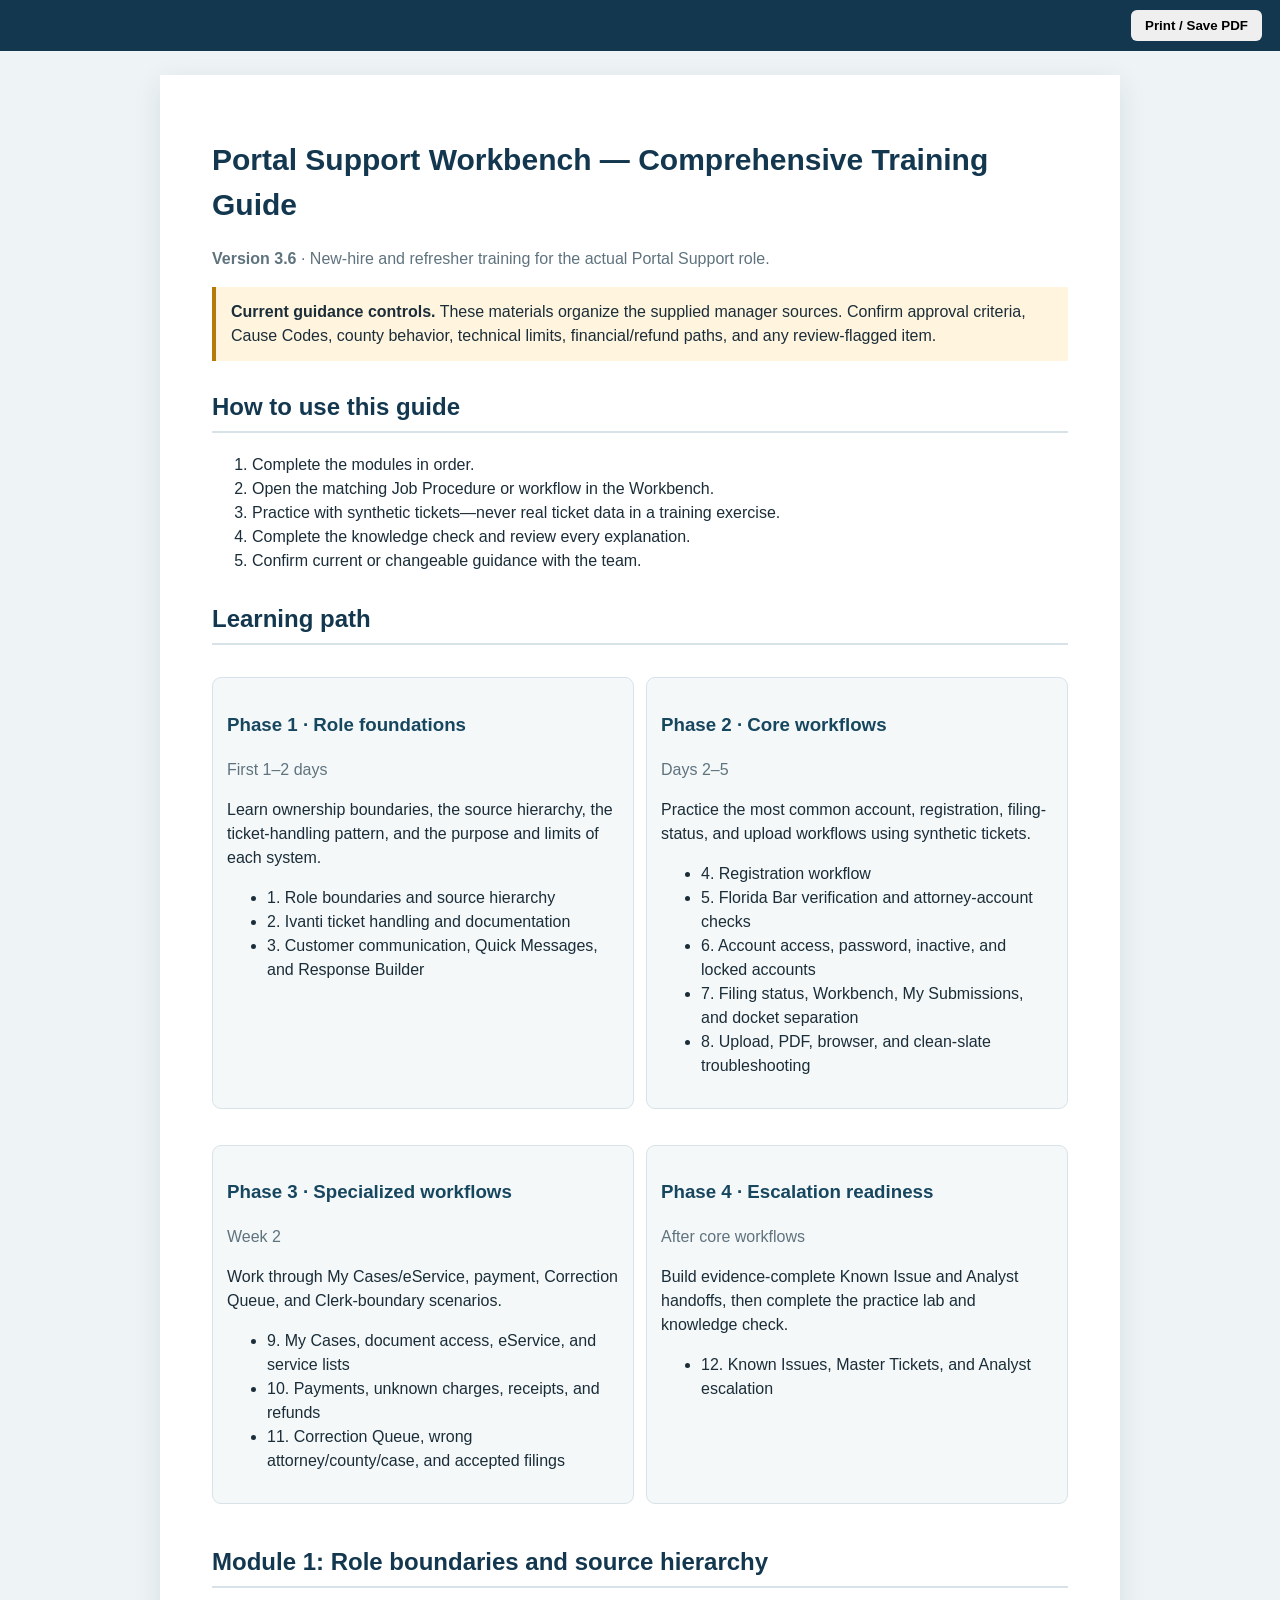
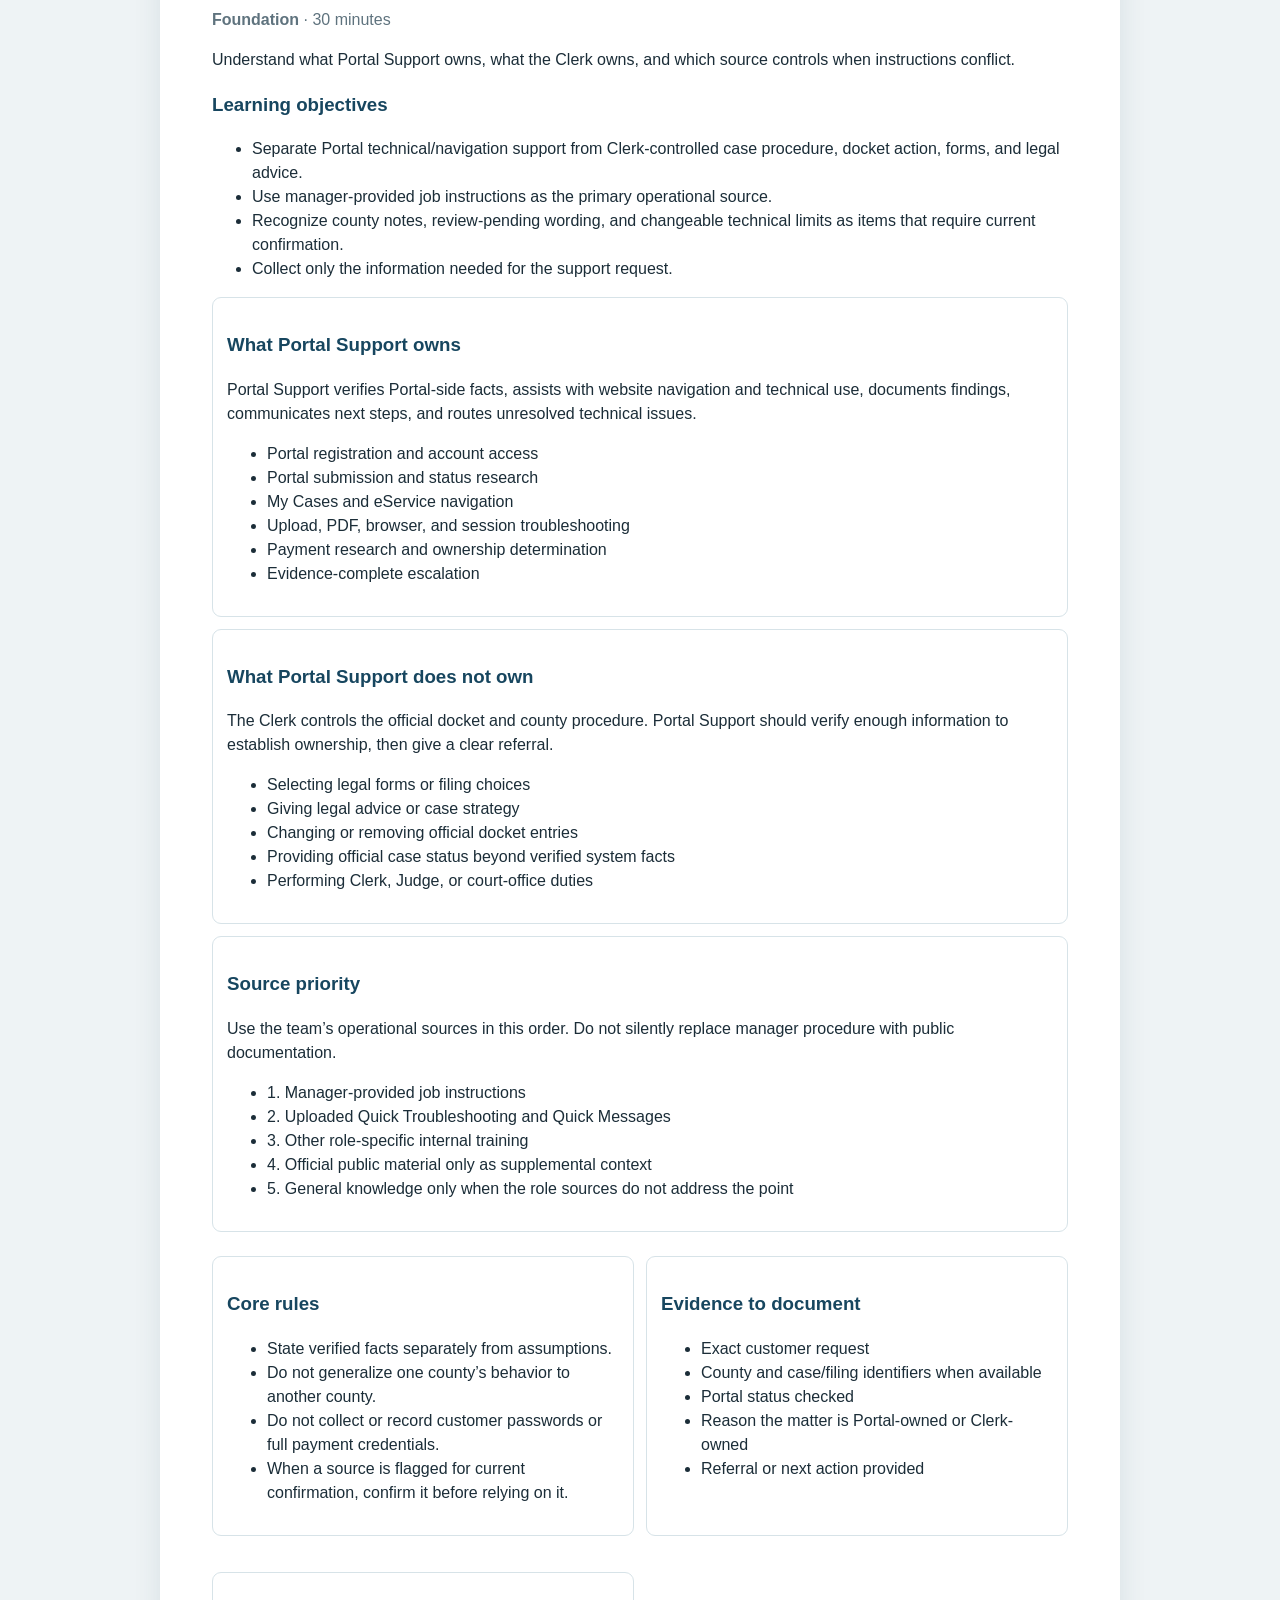
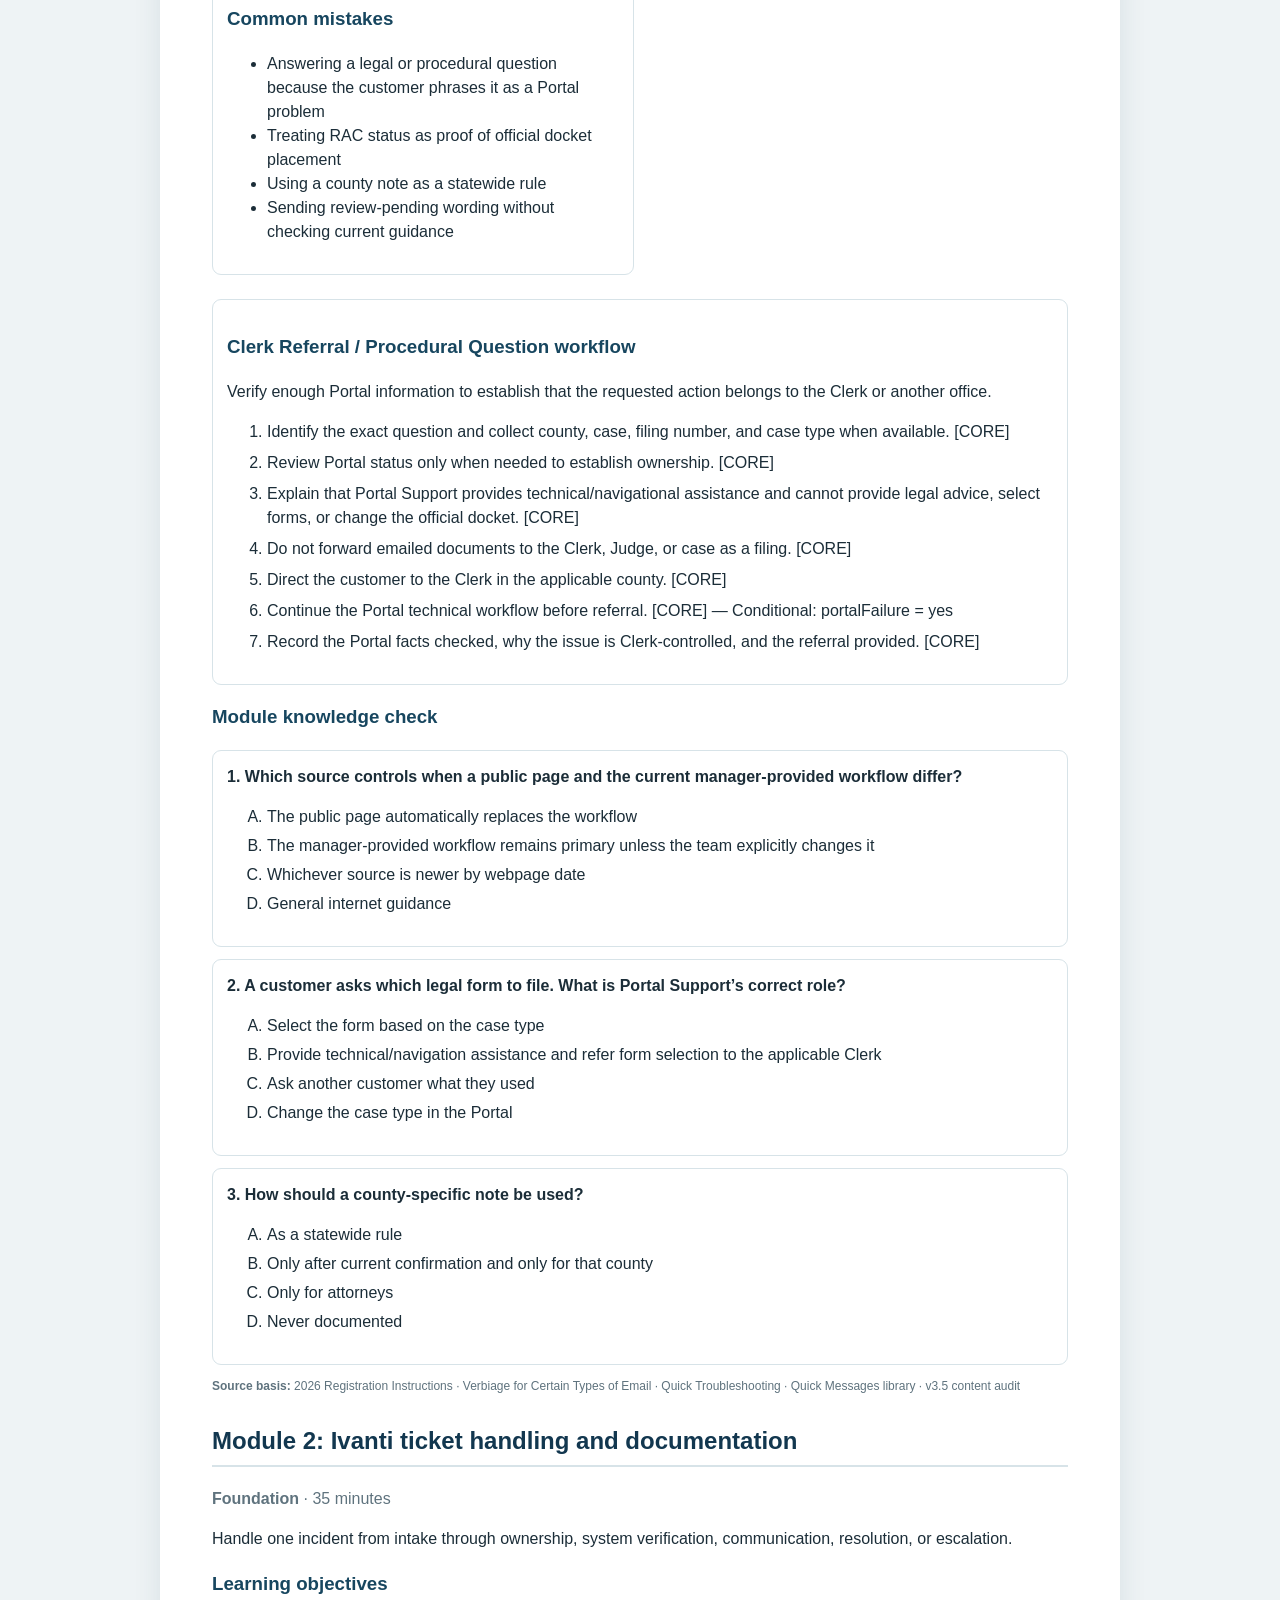
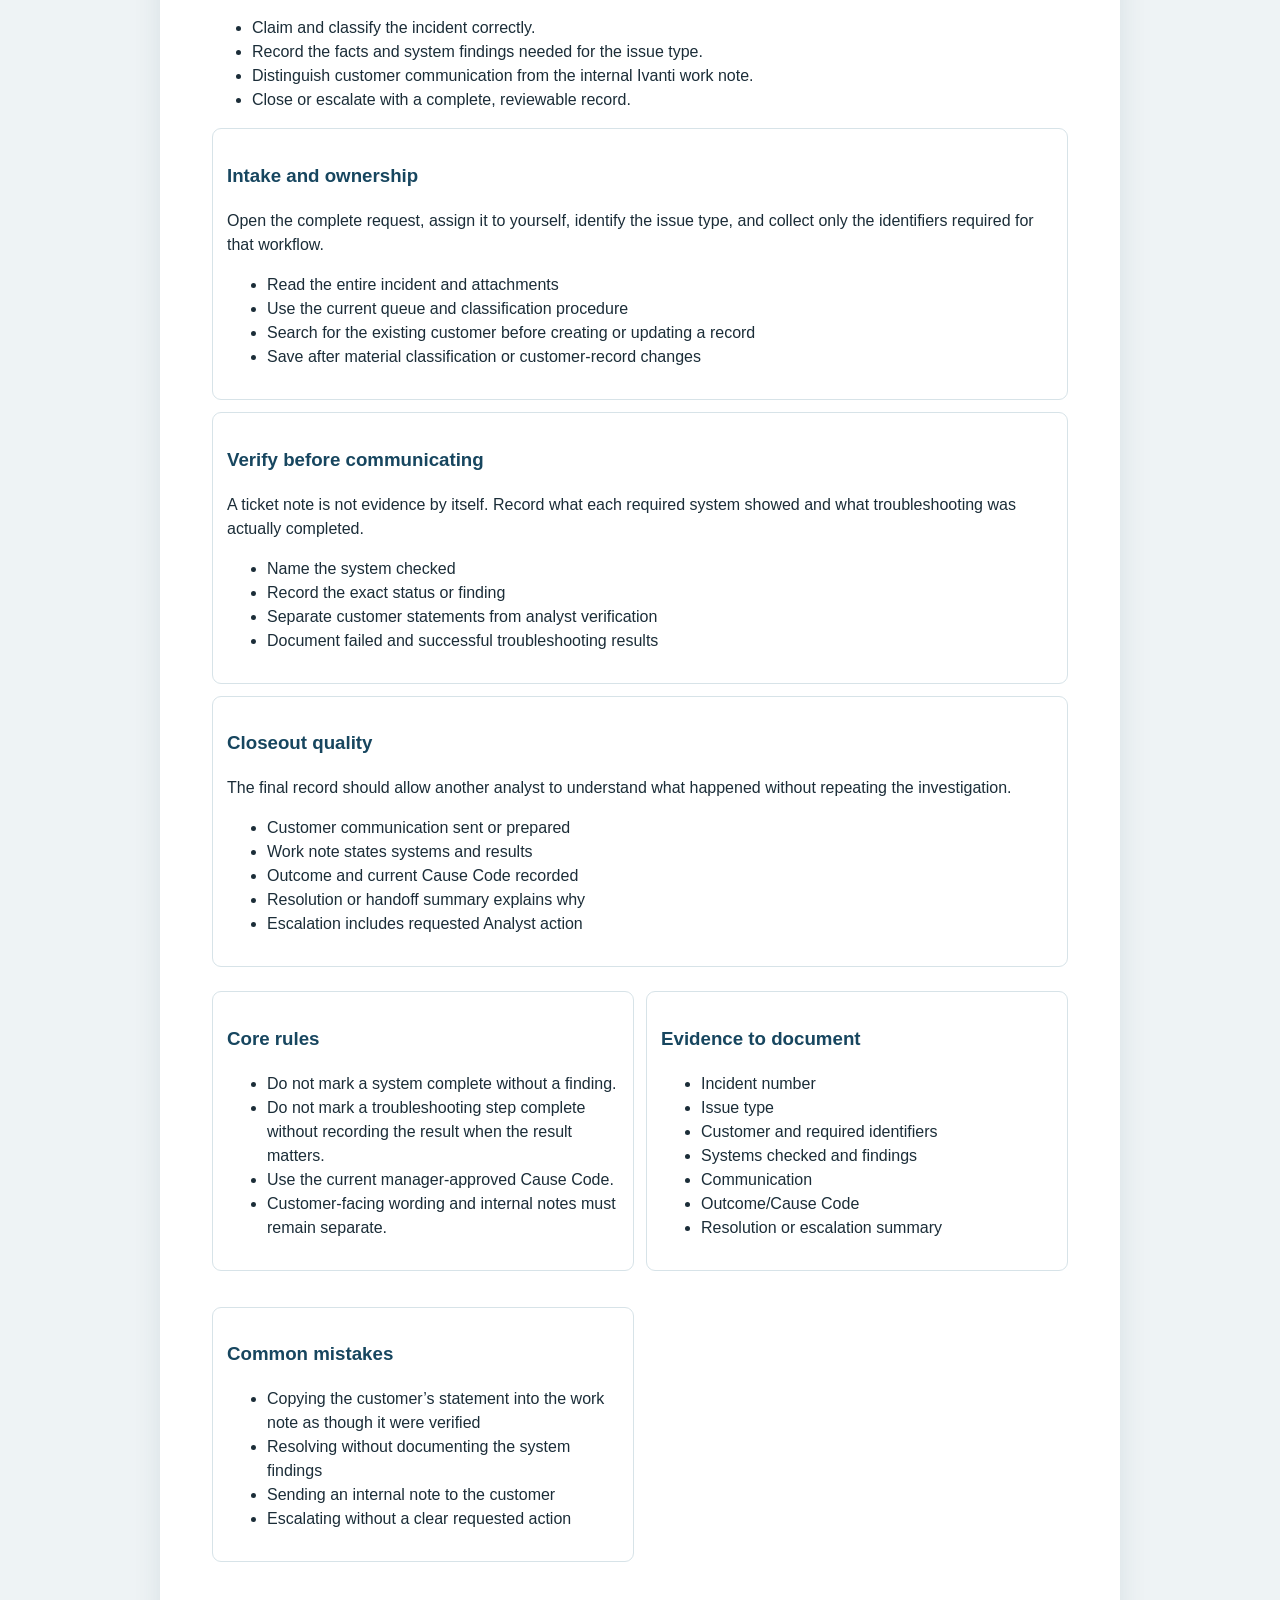
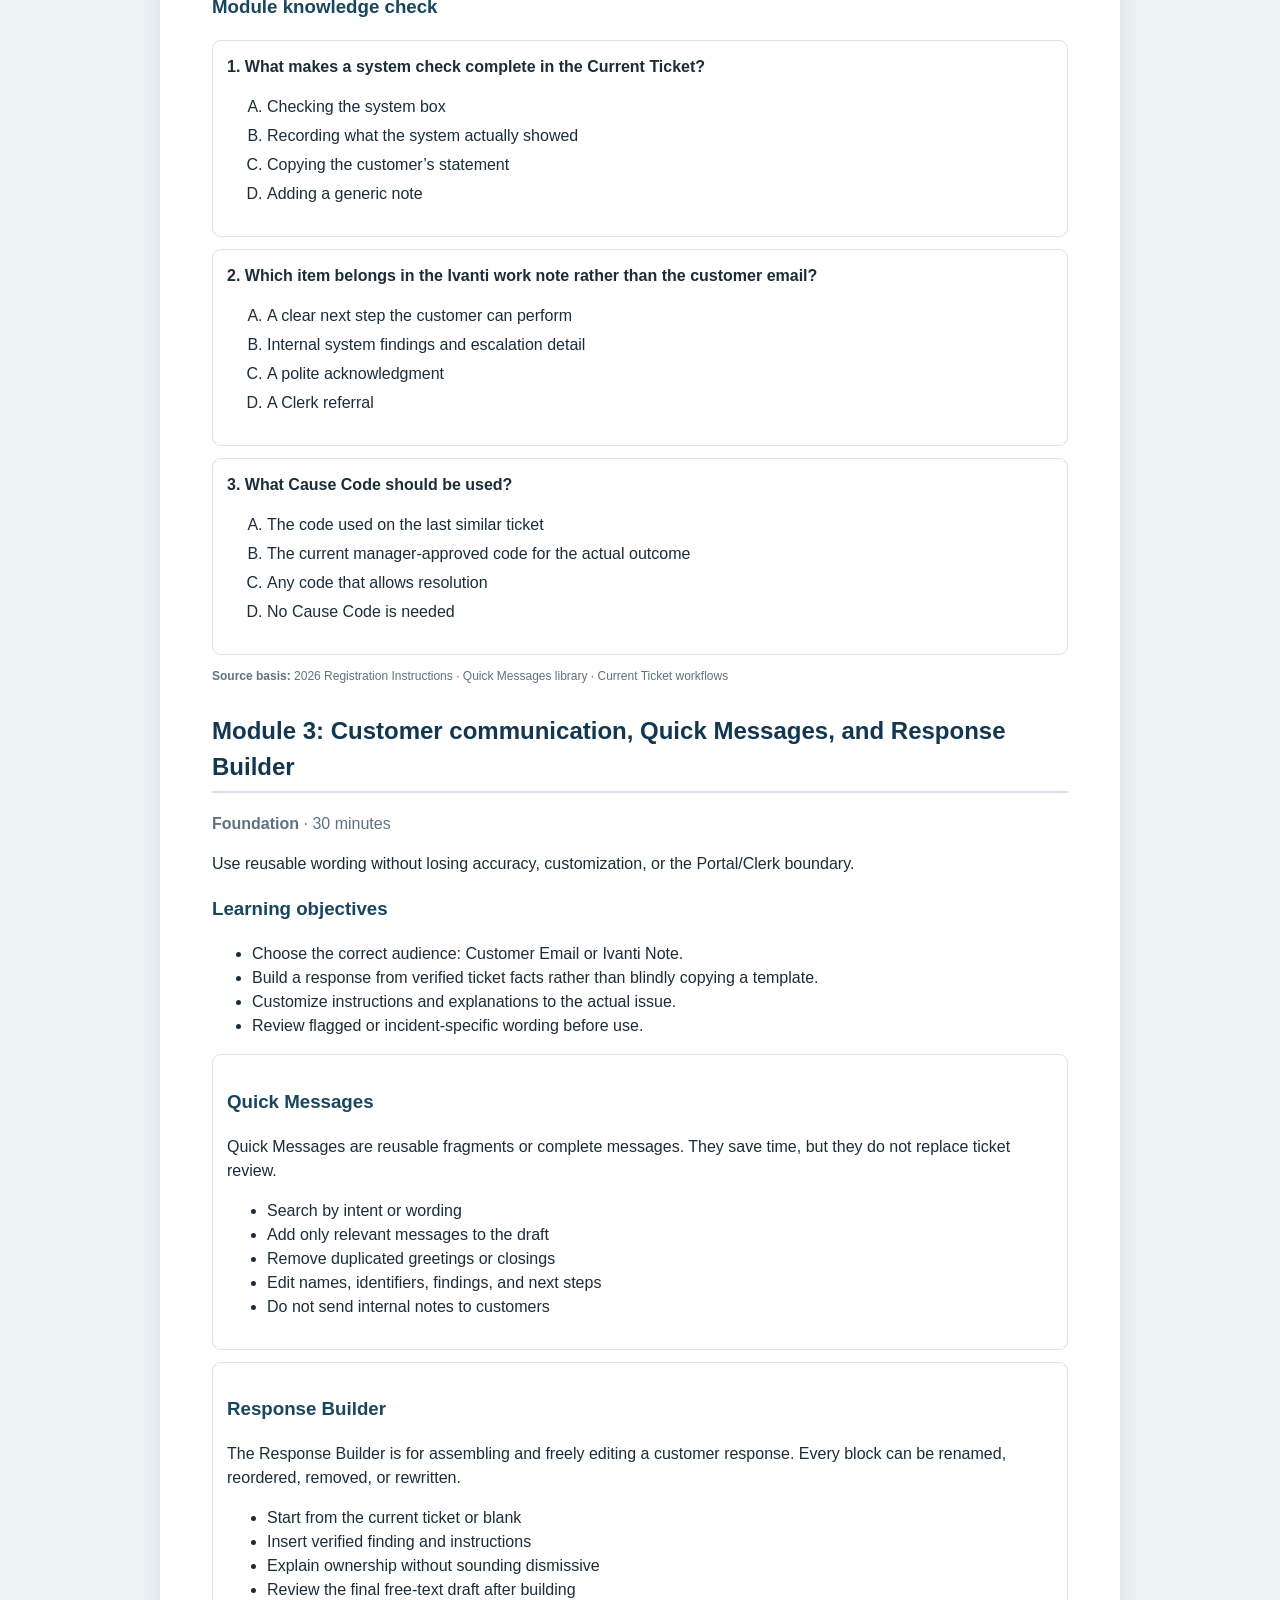
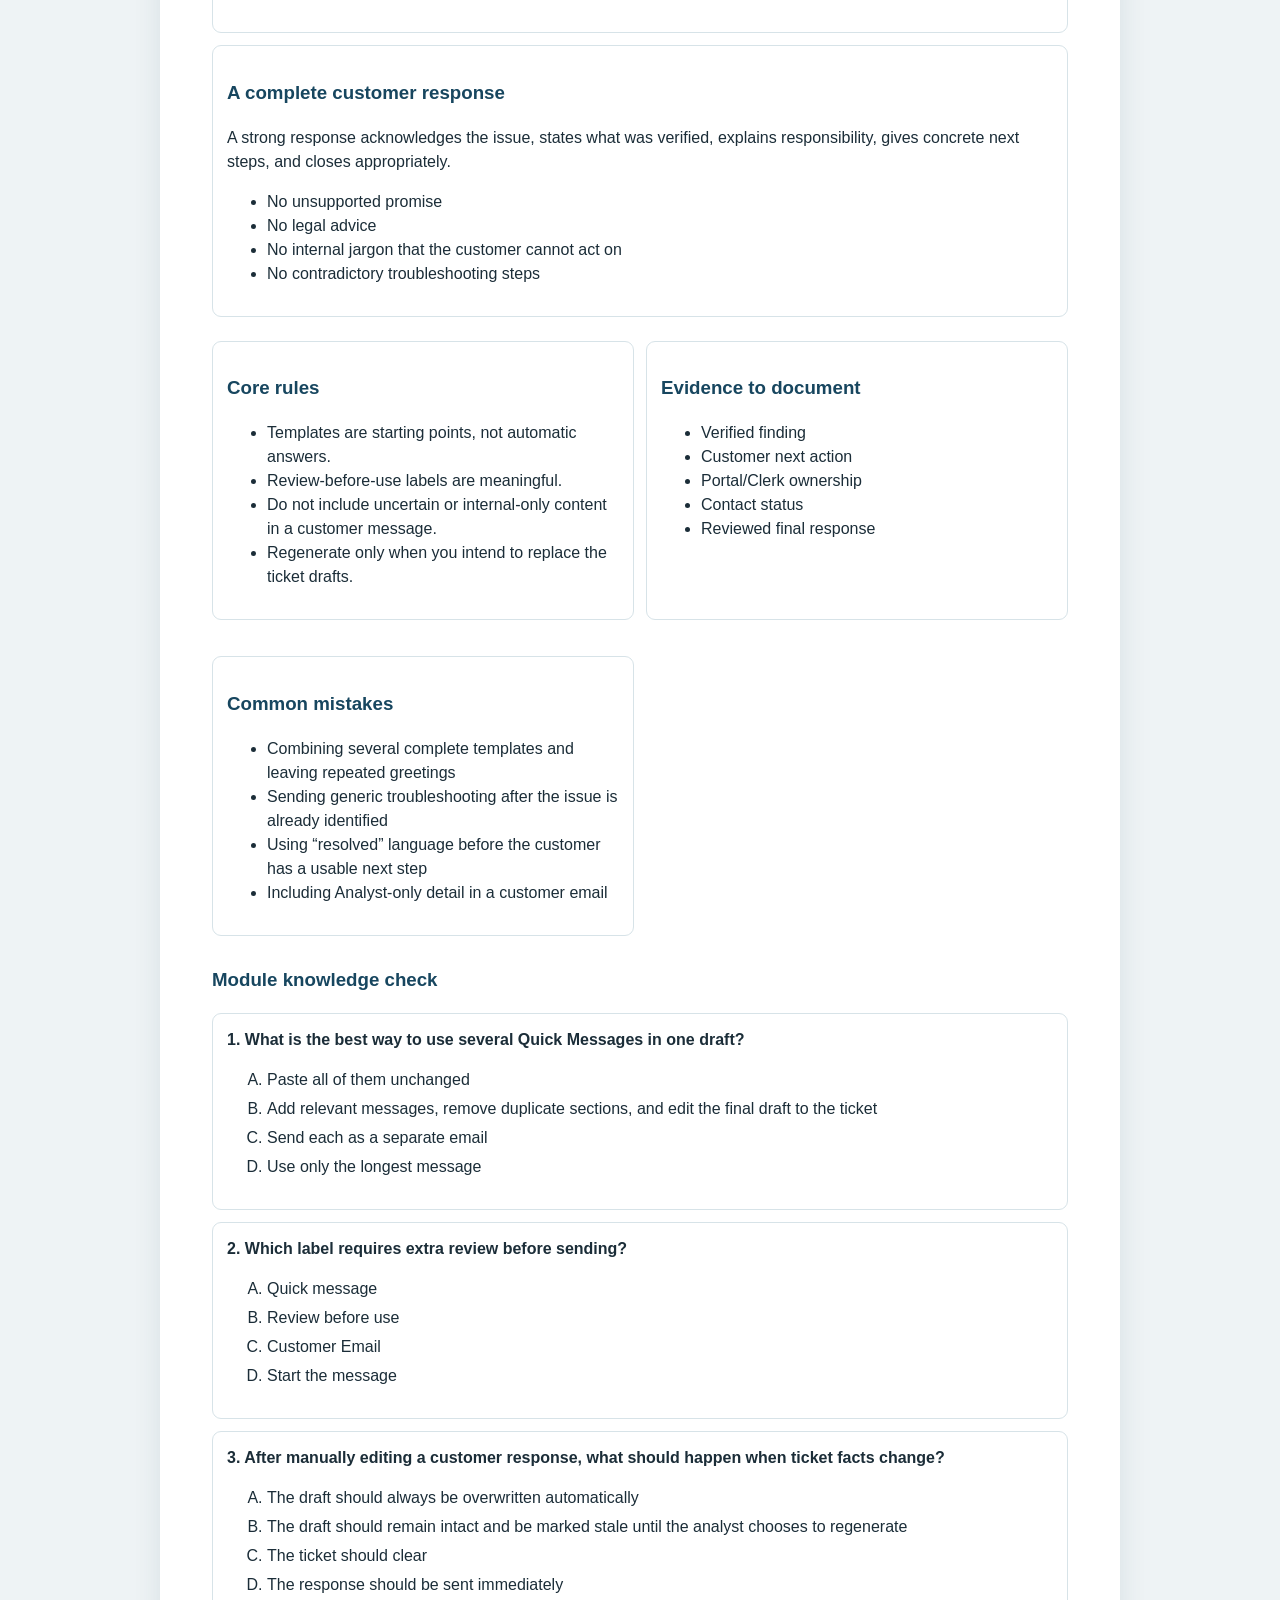
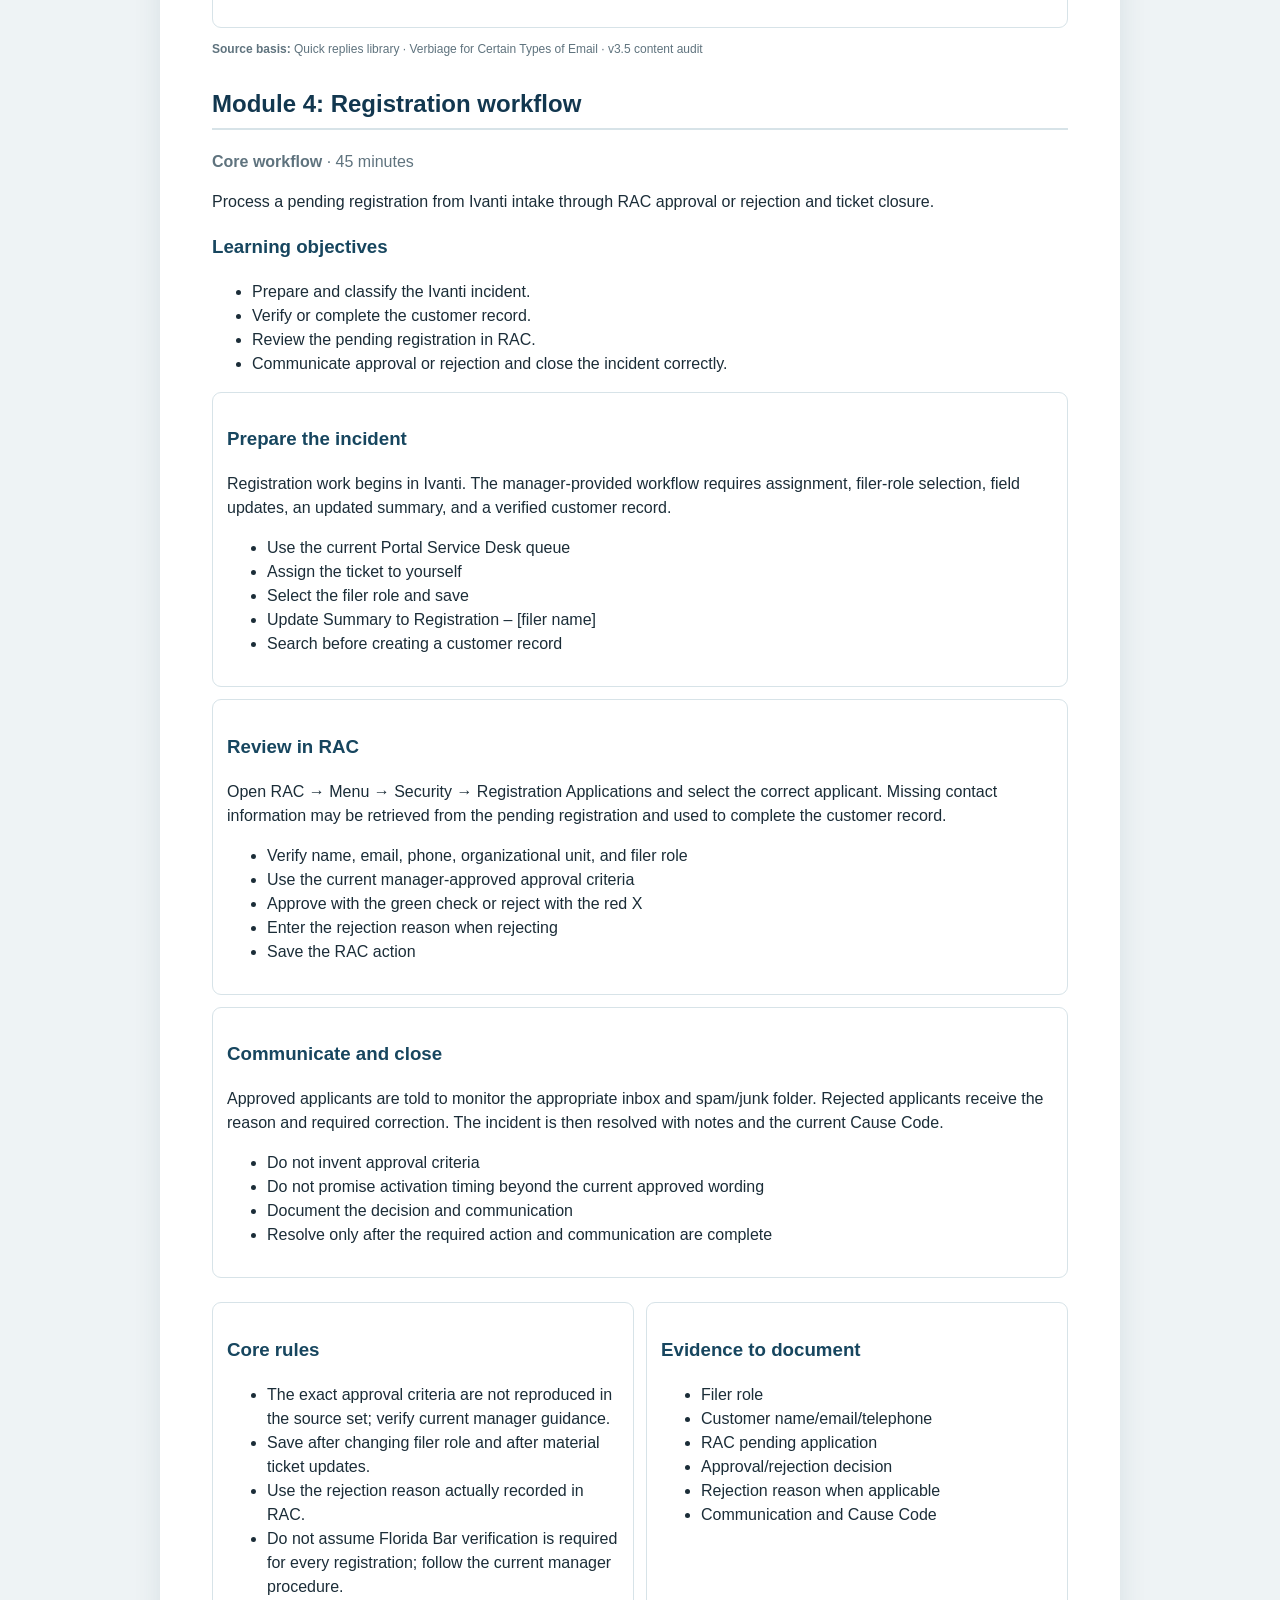
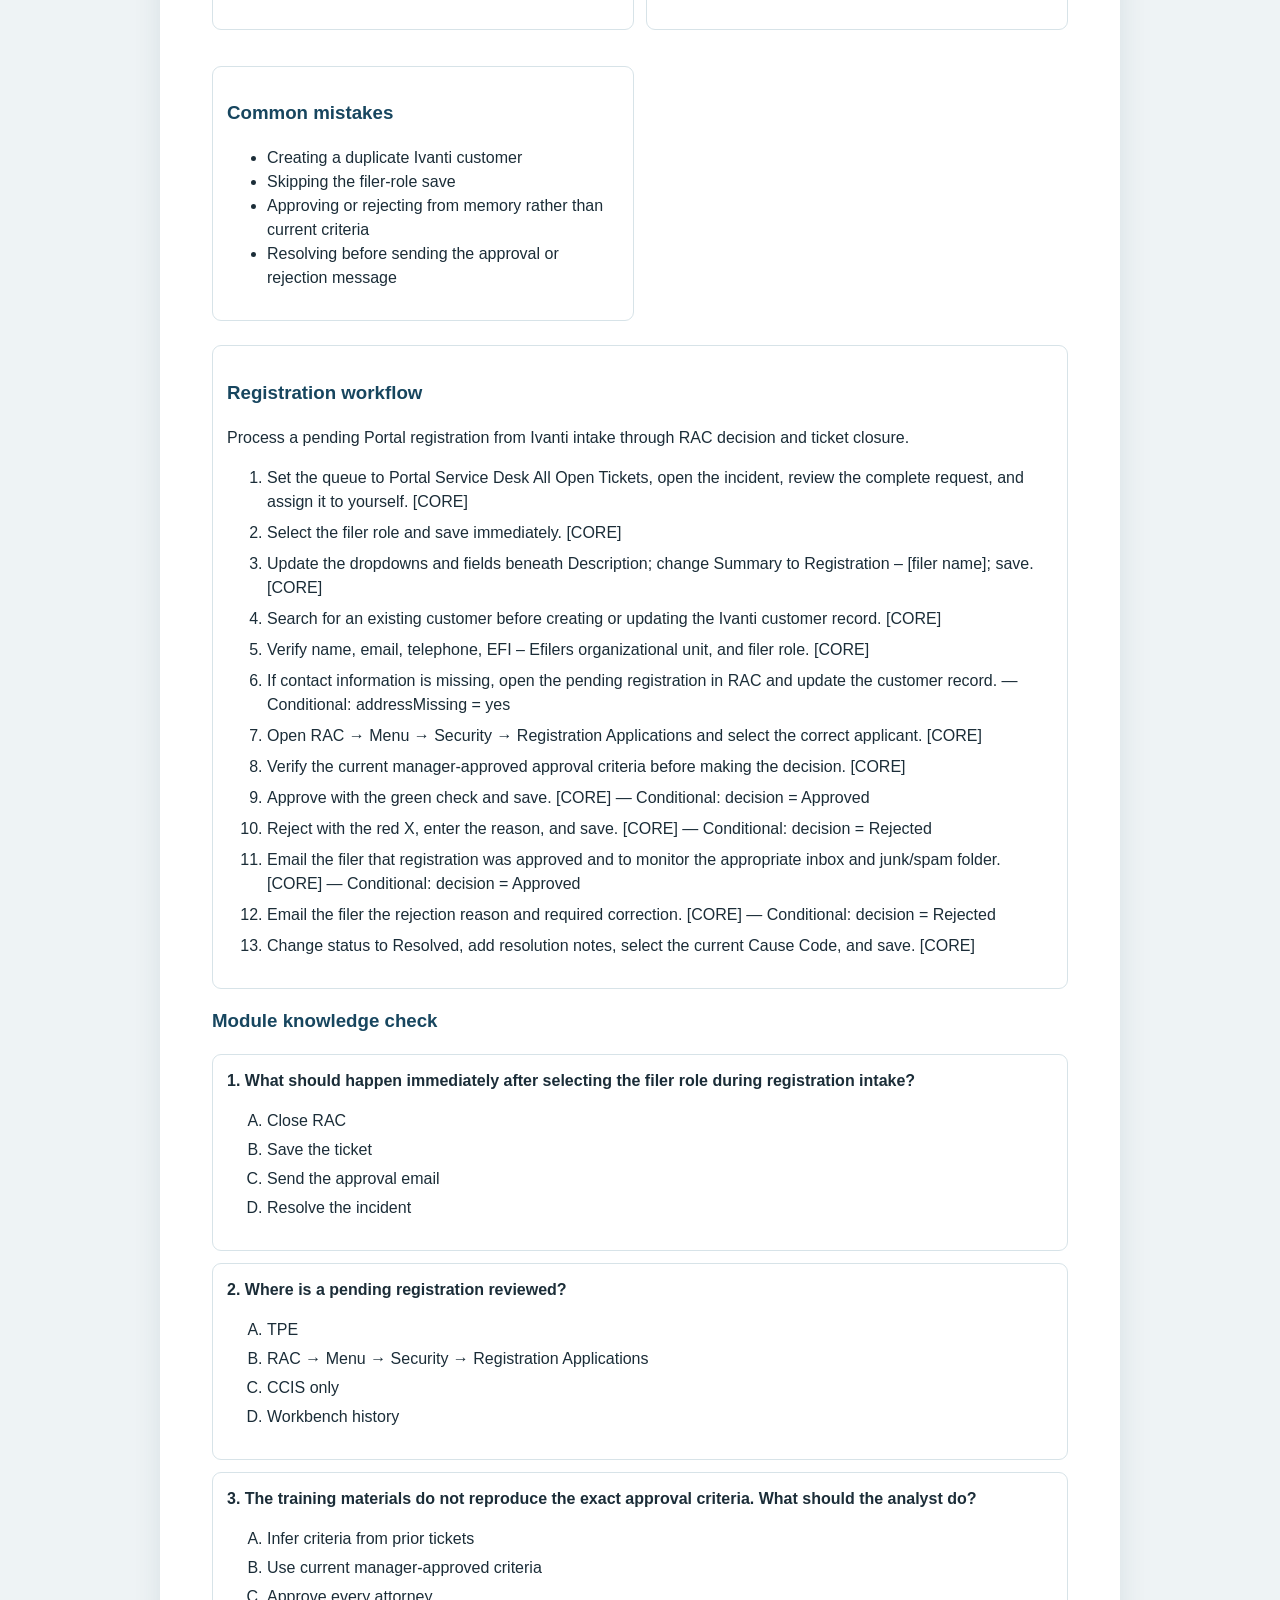
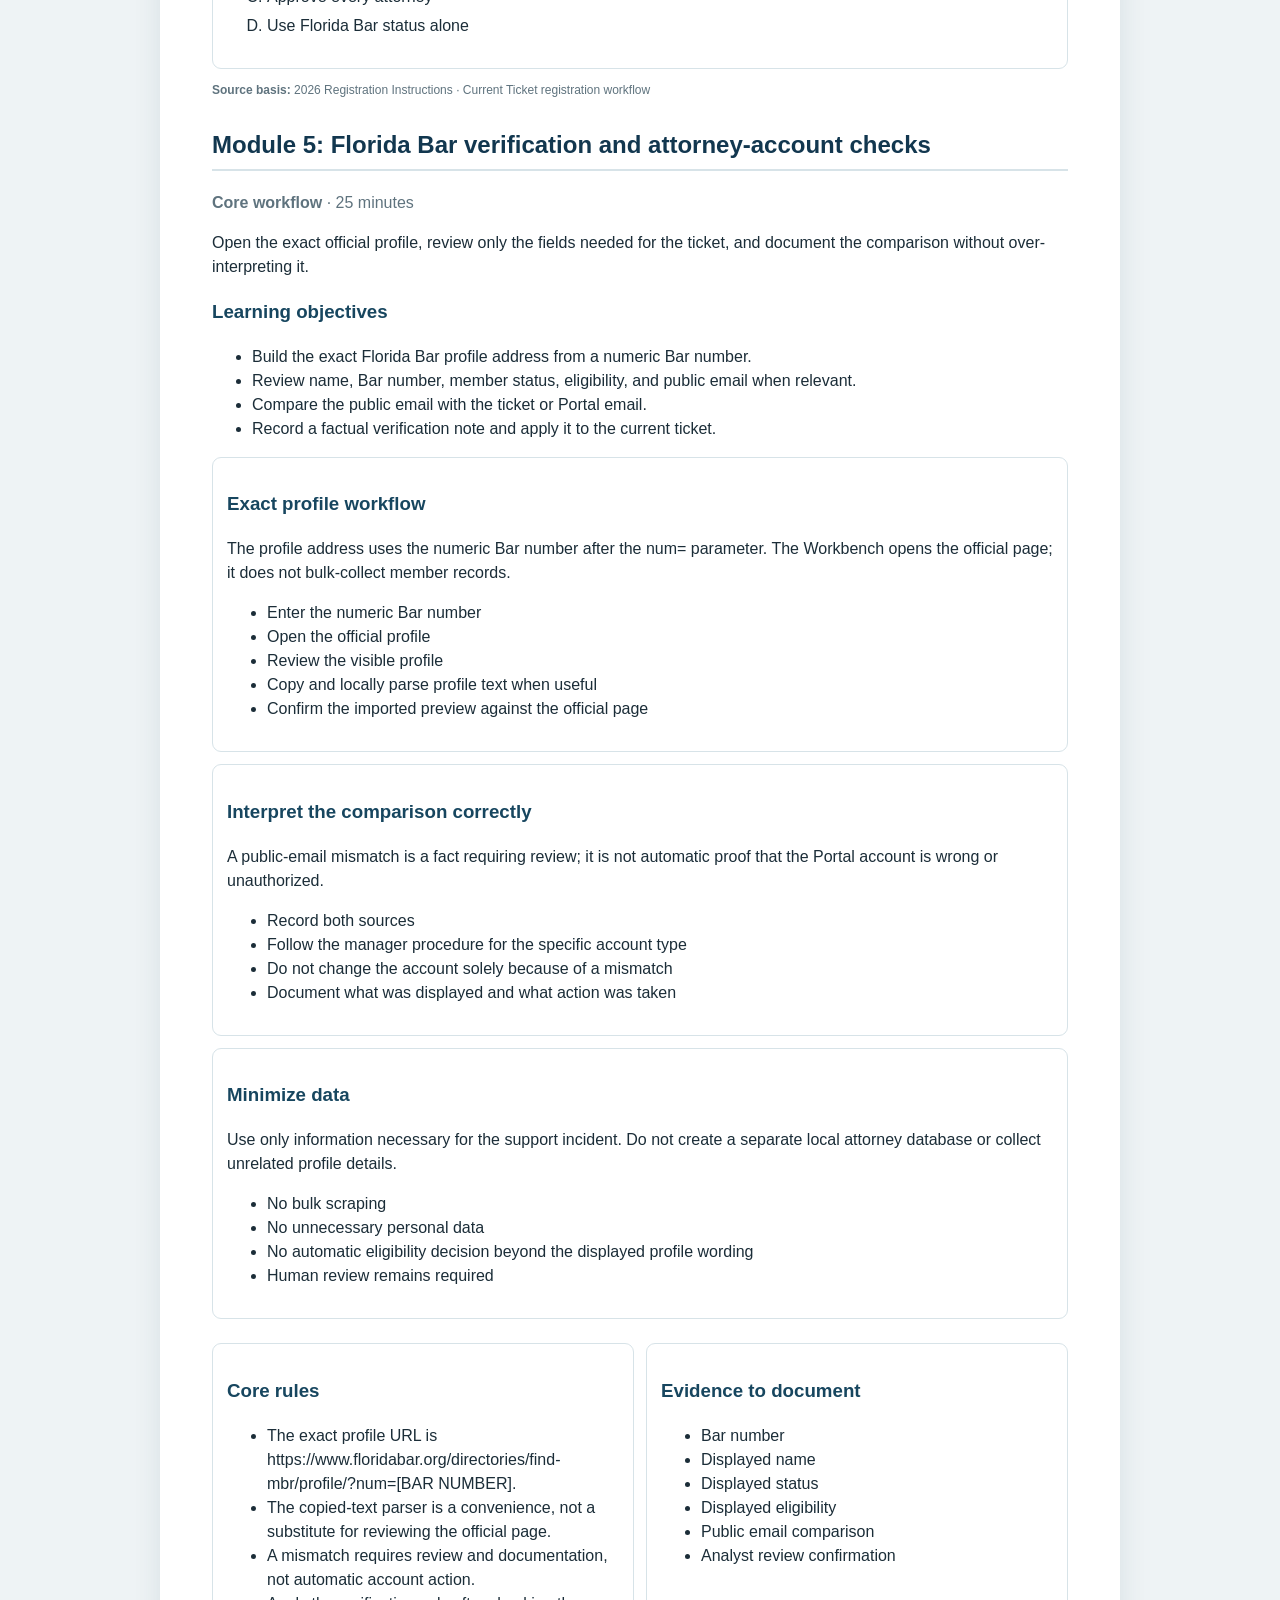
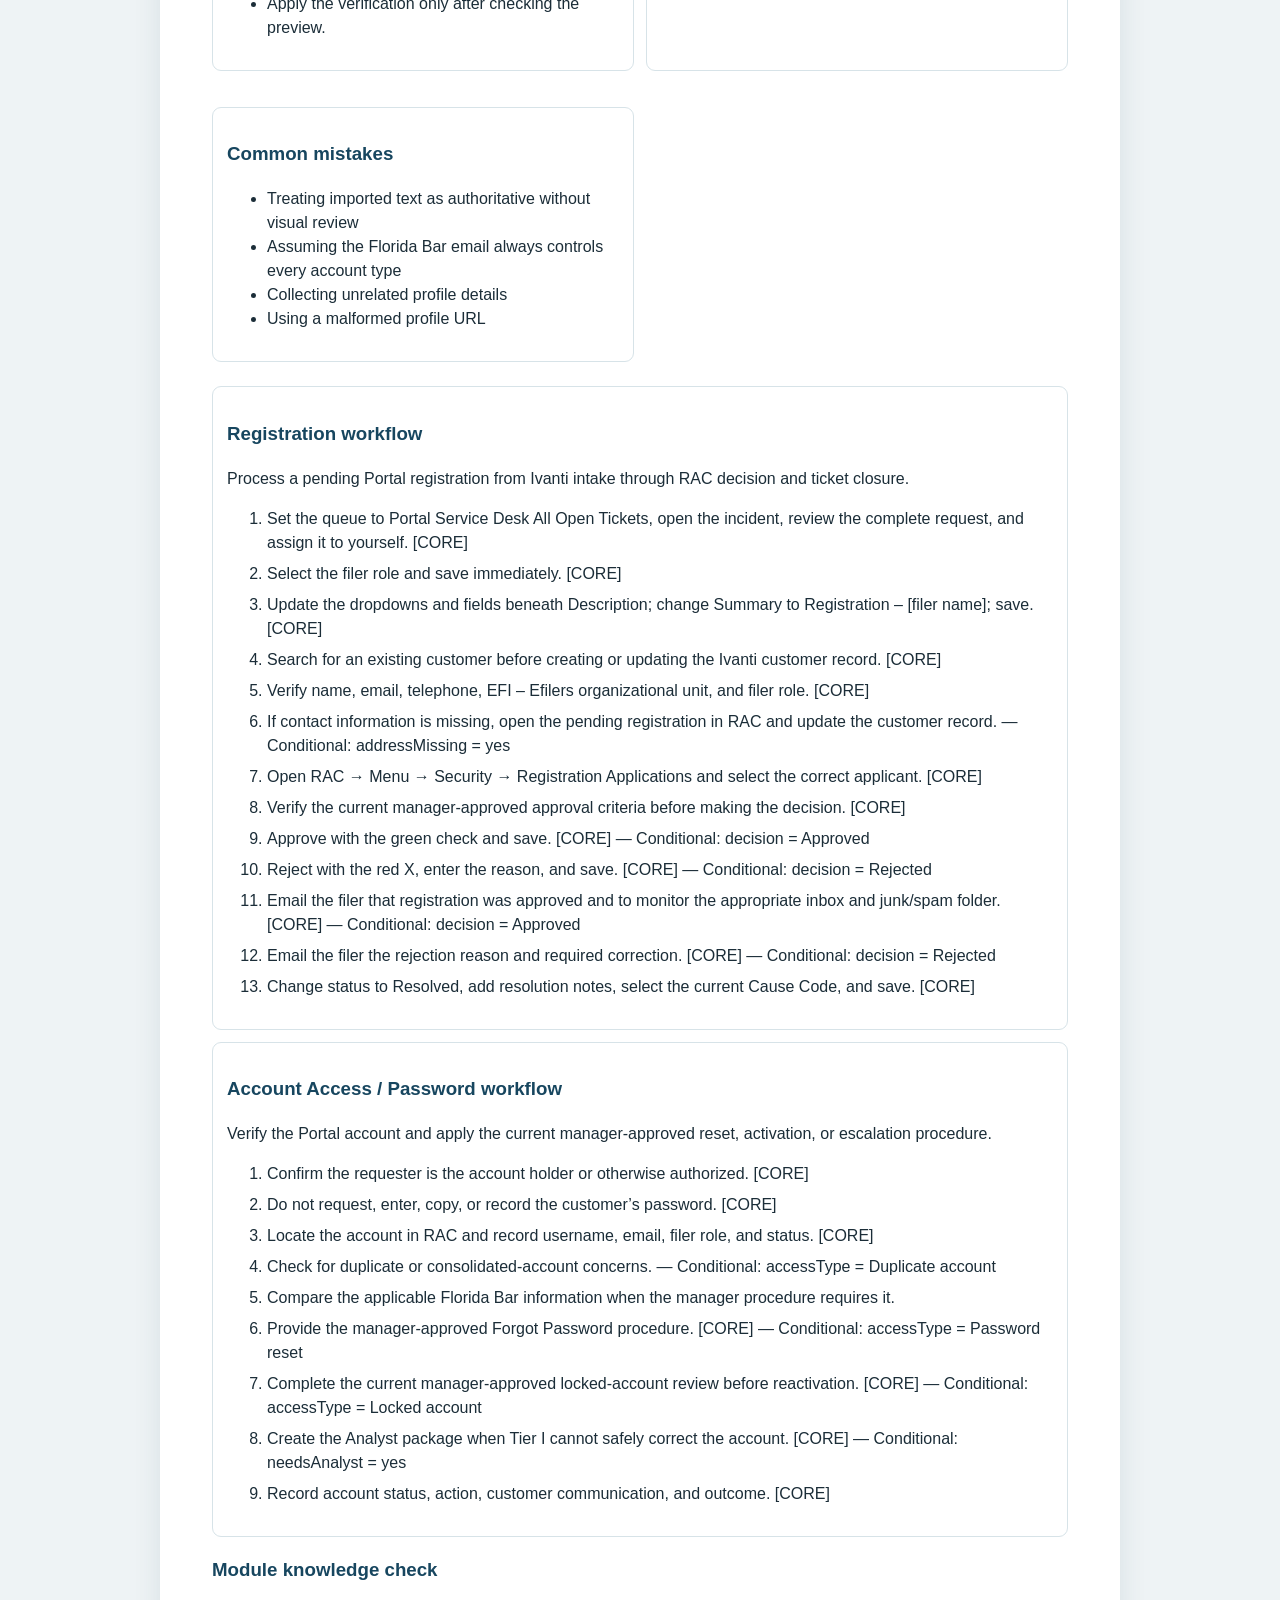
<file: TRAINING_GUIDE.html>
<!doctype html><html lang="en"><head><meta charset="utf-8"><meta name="viewport" content="width=device-width,initial-scale=1"><title>Portal Support Comprehensive Training Guide</title><style>
:root{--navy:#12374f;--teal:#207f76;--line:#d7e3e8;--muted:#5f737e;--soft:#f4f8f9;--warn:#fff5df}*{box-sizing:border-box}body{margin:0;color:#1b2d38;font-family:Arial,Helvetica,sans-serif;line-height:1.5;background:#eef3f5}.toolbar{position:sticky;top:0;padding:10px 18px;background:#12374f;color:#fff;text-align:right}.toolbar button{padding:8px 14px;border:0;border-radius:6px;font-weight:700}.doc{max-width:960px;margin:24px auto;padding:42px 52px;background:#fff;box-shadow:0 8px 28px rgba(18,55,79,.1)}h1{color:var(--navy);font-size:30px}h2{margin-top:28px;color:var(--navy);border-bottom:2px solid var(--line);padding-bottom:6px}h3{color:#17465f}h4{margin-bottom:5px}.meta{color:var(--muted)}.notice{padding:13px 15px;border-left:4px solid #b77a0a;background:var(--warn)}.phase,.lesson,.box,.scenario,.question{margin:12px 0;padding:14px;border:1px solid var(--line);border-radius:9px;background:#fff}.phase{background:var(--soft)}.grid{display:grid;grid-template-columns:repeat(2,minmax(0,1fr));gap:12px}.module{page-break-before:always}.module:first-of-type{page-break-before:auto}.workflow li{margin:7px 0}.answer{padding:10px;border-left:4px solid var(--teal);background:#edf8f5}.blank{height:68px;border-bottom:1px solid #aaa}.source{font-size:12px;color:var(--muted)}pre{white-space:pre-wrap;padding:12px;background:var(--soft);border:1px solid var(--line);font-family:Arial,Helvetica,sans-serif}.choices li{margin:5px 0}@media(max-width:700px){.doc{margin:0;padding:24px}.grid{grid-template-columns:1fr}}@media print{body{background:#fff}.toolbar{display:none}.doc{max-width:none;margin:0;padding:.35in;box-shadow:none}.module,.scenario{break-inside:avoid-page}a{color:inherit;text-decoration:none}}
</style></head><body><div class="toolbar"><button onclick="window.print()">Print / Save PDF</button></div><main class="doc"><h1>Portal Support Workbench — Comprehensive Training Guide</h1><p class="meta"><strong>Version 3.6</strong> · New-hire and refresher training for the actual Portal Support role.</p><div class="notice"><strong>Current guidance controls.</strong> These materials organize the supplied manager sources. Confirm approval criteria, Cause Codes, county behavior, technical limits, financial/refund paths, and any review-flagged item.</div><h2>How to use this guide</h2><ol><li>Complete the modules in order.</li><li>Open the matching Job Procedure or workflow in the Workbench.</li><li>Practice with synthetic tickets—never real ticket data in a training exercise.</li><li>Complete the knowledge check and review every explanation.</li><li>Confirm current or changeable guidance with the team.</li></ol><h2>Learning path</h2><div class="grid"><section class="phase"><h3>Phase 1 · Role foundations</h3><p class="meta">First 1–2 days</p><p>Learn ownership boundaries, the source hierarchy, the ticket-handling pattern, and the purpose and limits of each system.</p><ul><li>1. Role boundaries and source hierarchy</li><li>2. Ivanti ticket handling and documentation</li><li>3. Customer communication, Quick Messages, and Response Builder</li></ul></section><section class="phase"><h3>Phase 2 · Core workflows</h3><p class="meta">Days 2–5</p><p>Practice the most common account, registration, filing-status, and upload workflows using synthetic tickets.</p><ul><li>4. Registration workflow</li><li>5. Florida Bar verification and attorney-account checks</li><li>6. Account access, password, inactive, and locked accounts</li><li>7. Filing status, Workbench, My Submissions, and docket separation</li><li>8. Upload, PDF, browser, and clean-slate troubleshooting</li></ul></section><section class="phase"><h3>Phase 3 · Specialized workflows</h3><p class="meta">Week 2</p><p>Work through My Cases/eService, payment, Correction Queue, and Clerk-boundary scenarios.</p><ul><li>9. My Cases, document access, eService, and service lists</li><li>10. Payments, unknown charges, receipts, and refunds</li><li>11. Correction Queue, wrong attorney/county/case, and accepted filings</li></ul></section><section class="phase"><h3>Phase 4 · Escalation readiness</h3><p class="meta">After core workflows</p><p>Build evidence-complete Known Issue and Analyst handoffs, then complete the practice lab and knowledge check.</p><ul><li>12. Known Issues, Master Tickets, and Analyst escalation</li></ul></section></div><section class="module"><h2>Module 1: Role boundaries and source hierarchy</h2><p class="meta"><strong>Foundation</strong> · 30 minutes</p><p>Understand what Portal Support owns, what the Clerk owns, and which source controls when instructions conflict.</p><h3>Learning objectives</h3><ul><li>Separate Portal technical/navigation support from Clerk-controlled case procedure, docket action, forms, and legal advice.</li><li>Use manager-provided job instructions as the primary operational source.</li><li>Recognize county notes, review-pending wording, and changeable technical limits as items that require current confirmation.</li><li>Collect only the information needed for the support request.</li></ul><section class="lesson"><h3>What Portal Support owns</h3><p>Portal Support verifies Portal-side facts, assists with website navigation and technical use, documents findings, communicates next steps, and routes unresolved technical issues.</p><ul><li>Portal registration and account access</li><li>Portal submission and status research</li><li>My Cases and eService navigation</li><li>Upload, PDF, browser, and session troubleshooting</li><li>Payment research and ownership determination</li><li>Evidence-complete escalation</li></ul></section><section class="lesson"><h3>What Portal Support does not own</h3><p>The Clerk controls the official docket and county procedure. Portal Support should verify enough information to establish ownership, then give a clear referral.</p><ul><li>Selecting legal forms or filing choices</li><li>Giving legal advice or case strategy</li><li>Changing or removing official docket entries</li><li>Providing official case status beyond verified system facts</li><li>Performing Clerk, Judge, or court-office duties</li></ul></section><section class="lesson"><h3>Source priority</h3><p>Use the team’s operational sources in this order. Do not silently replace manager procedure with public documentation.</p><ul><li>1. Manager-provided job instructions</li><li>2. Uploaded Quick Troubleshooting and Quick Messages</li><li>3. Other role-specific internal training</li><li>4. Official public material only as supplemental context</li><li>5. General knowledge only when the role sources do not address the point</li></ul></section><div class="grid"><section class="box"><h3>Core rules</h3><ul><li>State verified facts separately from assumptions.</li><li>Do not generalize one county’s behavior to another county.</li><li>Do not collect or record customer passwords or full payment credentials.</li><li>When a source is flagged for current confirmation, confirm it before relying on it.</li></ul></section><section class="box"><h3>Evidence to document</h3><ul><li>Exact customer request</li><li>County and case/filing identifiers when available</li><li>Portal status checked</li><li>Reason the matter is Portal-owned or Clerk-owned</li><li>Referral or next action provided</li></ul></section><section class="box"><h3>Common mistakes</h3><ul><li>Answering a legal or procedural question because the customer phrases it as a Portal problem</li><li>Treating RAC status as proof of official docket placement</li><li>Using a county note as a statewide rule</li><li>Sending review-pending wording without checking current guidance</li></ul></section></div><section class="box workflow"><h3>Clerk Referral / Procedural Question workflow</h3><p>Verify enough Portal information to establish that the requested action belongs to the Clerk or another office.</p><ol><li>Identify the exact question and collect county, case, filing number, and case type when available. [CORE]</li><li>Review Portal status only when needed to establish ownership. [CORE]</li><li>Explain that Portal Support provides technical/navigational assistance and cannot provide legal advice, select forms, or change the official docket. [CORE]</li><li>Do not forward emailed documents to the Clerk, Judge, or case as a filing. [CORE]</li><li>Direct the customer to the Clerk in the applicable county. [CORE]</li><li>Continue the Portal technical workflow before referral. [CORE] — Conditional: portalFailure = yes</li><li>Record the Portal facts checked, why the issue is Clerk-controlled, and the referral provided. [CORE]</li></ol></section><h3>Module knowledge check</h3><section class="question"><strong>1. Which source controls when a public page and the current manager-provided workflow differ?</strong><ol class="choices" type="A"><li>The public page automatically replaces the workflow</li><li>The manager-provided workflow remains primary unless the team explicitly changes it</li><li>Whichever source is newer by webpage date</li><li>General internet guidance</li></ol></section><section class="question"><strong>2. A customer asks which legal form to file. What is Portal Support’s correct role?</strong><ol class="choices" type="A"><li>Select the form based on the case type</li><li>Provide technical/navigation assistance and refer form selection to the applicable Clerk</li><li>Ask another customer what they used</li><li>Change the case type in the Portal</li></ol></section><section class="question"><strong>3. How should a county-specific note be used?</strong><ol class="choices" type="A"><li>As a statewide rule</li><li>Only after current confirmation and only for that county</li><li>Only for attorneys</li><li>Never documented</li></ol></section><p class="source"><strong>Source basis:</strong> 2026 Registration Instructions · Verbiage for Certain Types of Email · Quick Troubleshooting · Quick Messages library · v3.5 content audit</p></section><section class="module"><h2>Module 2: Ivanti ticket handling and documentation</h2><p class="meta"><strong>Foundation</strong> · 35 minutes</p><p>Handle one incident from intake through ownership, system verification, communication, resolution, or escalation.</p><h3>Learning objectives</h3><ul><li>Claim and classify the incident correctly.</li><li>Record the facts and system findings needed for the issue type.</li><li>Distinguish customer communication from the internal Ivanti work note.</li><li>Close or escalate with a complete, reviewable record.</li></ul><section class="lesson"><h3>Intake and ownership</h3><p>Open the complete request, assign it to yourself, identify the issue type, and collect only the identifiers required for that workflow.</p><ul><li>Read the entire incident and attachments</li><li>Use the current queue and classification procedure</li><li>Search for the existing customer before creating or updating a record</li><li>Save after material classification or customer-record changes</li></ul></section><section class="lesson"><h3>Verify before communicating</h3><p>A ticket note is not evidence by itself. Record what each required system showed and what troubleshooting was actually completed.</p><ul><li>Name the system checked</li><li>Record the exact status or finding</li><li>Separate customer statements from analyst verification</li><li>Document failed and successful troubleshooting results</li></ul></section><section class="lesson"><h3>Closeout quality</h3><p>The final record should allow another analyst to understand what happened without repeating the investigation.</p><ul><li>Customer communication sent or prepared</li><li>Work note states systems and results</li><li>Outcome and current Cause Code recorded</li><li>Resolution or handoff summary explains why</li><li>Escalation includes requested Analyst action</li></ul></section><div class="grid"><section class="box"><h3>Core rules</h3><ul><li>Do not mark a system complete without a finding.</li><li>Do not mark a troubleshooting step complete without recording the result when the result matters.</li><li>Use the current manager-approved Cause Code.</li><li>Customer-facing wording and internal notes must remain separate.</li></ul></section><section class="box"><h3>Evidence to document</h3><ul><li>Incident number</li><li>Issue type</li><li>Customer and required identifiers</li><li>Systems checked and findings</li><li>Communication</li><li>Outcome/Cause Code</li><li>Resolution or escalation summary</li></ul></section><section class="box"><h3>Common mistakes</h3><ul><li>Copying the customer’s statement into the work note as though it were verified</li><li>Resolving without documenting the system findings</li><li>Sending an internal note to the customer</li><li>Escalating without a clear requested action</li></ul></section></div><h3>Module knowledge check</h3><section class="question"><strong>1. What makes a system check complete in the Current Ticket?</strong><ol class="choices" type="A"><li>Checking the system box</li><li>Recording what the system actually showed</li><li>Copying the customer’s statement</li><li>Adding a generic note</li></ol></section><section class="question"><strong>2. Which item belongs in the Ivanti work note rather than the customer email?</strong><ol class="choices" type="A"><li>A clear next step the customer can perform</li><li>Internal system findings and escalation detail</li><li>A polite acknowledgment</li><li>A Clerk referral</li></ol></section><section class="question"><strong>3. What Cause Code should be used?</strong><ol class="choices" type="A"><li>The code used on the last similar ticket</li><li>The current manager-approved code for the actual outcome</li><li>Any code that allows resolution</li><li>No Cause Code is needed</li></ol></section><p class="source"><strong>Source basis:</strong> 2026 Registration Instructions · Quick Messages library · Current Ticket workflows</p></section><section class="module"><h2>Module 3: Customer communication, Quick Messages, and Response Builder</h2><p class="meta"><strong>Foundation</strong> · 30 minutes</p><p>Use reusable wording without losing accuracy, customization, or the Portal/Clerk boundary.</p><h3>Learning objectives</h3><ul><li>Choose the correct audience: Customer Email or Ivanti Note.</li><li>Build a response from verified ticket facts rather than blindly copying a template.</li><li>Customize instructions and explanations to the actual issue.</li><li>Review flagged or incident-specific wording before use.</li></ul><section class="lesson"><h3>Quick Messages</h3><p>Quick Messages are reusable fragments or complete messages. They save time, but they do not replace ticket review.</p><ul><li>Search by intent or wording</li><li>Add only relevant messages to the draft</li><li>Remove duplicated greetings or closings</li><li>Edit names, identifiers, findings, and next steps</li><li>Do not send internal notes to customers</li></ul></section><section class="lesson"><h3>Response Builder</h3><p>The Response Builder is for assembling and freely editing a customer response. Every block can be renamed, reordered, removed, or rewritten.</p><ul><li>Start from the current ticket or blank</li><li>Insert verified finding and instructions</li><li>Explain ownership without sounding dismissive</li><li>Review the final free-text draft after building</li></ul></section><section class="lesson"><h3>A complete customer response</h3><p>A strong response acknowledges the issue, states what was verified, explains responsibility, gives concrete next steps, and closes appropriately.</p><ul><li>No unsupported promise</li><li>No legal advice</li><li>No internal jargon that the customer cannot act on</li><li>No contradictory troubleshooting steps</li></ul></section><div class="grid"><section class="box"><h3>Core rules</h3><ul><li>Templates are starting points, not automatic answers.</li><li>Review-before-use labels are meaningful.</li><li>Do not include uncertain or internal-only content in a customer message.</li><li>Regenerate only when you intend to replace the ticket drafts.</li></ul></section><section class="box"><h3>Evidence to document</h3><ul><li>Verified finding</li><li>Customer next action</li><li>Portal/Clerk ownership</li><li>Contact status</li><li>Reviewed final response</li></ul></section><section class="box"><h3>Common mistakes</h3><ul><li>Combining several complete templates and leaving repeated greetings</li><li>Sending generic troubleshooting after the issue is already identified</li><li>Using “resolved” language before the customer has a usable next step</li><li>Including Analyst-only detail in a customer email</li></ul></section></div><h3>Module knowledge check</h3><section class="question"><strong>1. What is the best way to use several Quick Messages in one draft?</strong><ol class="choices" type="A"><li>Paste all of them unchanged</li><li>Add relevant messages, remove duplicate sections, and edit the final draft to the ticket</li><li>Send each as a separate email</li><li>Use only the longest message</li></ol></section><section class="question"><strong>2. Which label requires extra review before sending?</strong><ol class="choices" type="A"><li>Quick message</li><li>Review before use</li><li>Customer Email</li><li>Start the message</li></ol></section><section class="question"><strong>3. After manually editing a customer response, what should happen when ticket facts change?</strong><ol class="choices" type="A"><li>The draft should always be overwritten automatically</li><li>The draft should remain intact and be marked stale until the analyst chooses to regenerate</li><li>The ticket should clear</li><li>The response should be sent immediately</li></ol></section><p class="source"><strong>Source basis:</strong> Quick replies library · Verbiage for Certain Types of Email · v3.5 content audit</p></section><section class="module"><h2>Module 4: Registration workflow</h2><p class="meta"><strong>Core workflow</strong> · 45 minutes</p><p>Process a pending registration from Ivanti intake through RAC approval or rejection and ticket closure.</p><h3>Learning objectives</h3><ul><li>Prepare and classify the Ivanti incident.</li><li>Verify or complete the customer record.</li><li>Review the pending registration in RAC.</li><li>Communicate approval or rejection and close the incident correctly.</li></ul><section class="lesson"><h3>Prepare the incident</h3><p>Registration work begins in Ivanti. The manager-provided workflow requires assignment, filer-role selection, field updates, an updated summary, and a verified customer record.</p><ul><li>Use the current Portal Service Desk queue</li><li>Assign the ticket to yourself</li><li>Select the filer role and save</li><li>Update Summary to Registration – [filer name]</li><li>Search before creating a customer record</li></ul></section><section class="lesson"><h3>Review in RAC</h3><p>Open RAC → Menu → Security → Registration Applications and select the correct applicant. Missing contact information may be retrieved from the pending registration and used to complete the customer record.</p><ul><li>Verify name, email, phone, organizational unit, and filer role</li><li>Use the current manager-approved approval criteria</li><li>Approve with the green check or reject with the red X</li><li>Enter the rejection reason when rejecting</li><li>Save the RAC action</li></ul></section><section class="lesson"><h3>Communicate and close</h3><p>Approved applicants are told to monitor the appropriate inbox and spam/junk folder. Rejected applicants receive the reason and required correction. The incident is then resolved with notes and the current Cause Code.</p><ul><li>Do not invent approval criteria</li><li>Do not promise activation timing beyond the current approved wording</li><li>Document the decision and communication</li><li>Resolve only after the required action and communication are complete</li></ul></section><div class="grid"><section class="box"><h3>Core rules</h3><ul><li>The exact approval criteria are not reproduced in the source set; verify current manager guidance.</li><li>Save after changing filer role and after material ticket updates.</li><li>Use the rejection reason actually recorded in RAC.</li><li>Do not assume Florida Bar verification is required for every registration; follow the current manager procedure.</li></ul></section><section class="box"><h3>Evidence to document</h3><ul><li>Filer role</li><li>Customer name/email/telephone</li><li>RAC pending application</li><li>Approval/rejection decision</li><li>Rejection reason when applicable</li><li>Communication and Cause Code</li></ul></section><section class="box"><h3>Common mistakes</h3><ul><li>Creating a duplicate Ivanti customer</li><li>Skipping the filer-role save</li><li>Approving or rejecting from memory rather than current criteria</li><li>Resolving before sending the approval or rejection message</li></ul></section></div><section class="box workflow"><h3>Registration workflow</h3><p>Process a pending Portal registration from Ivanti intake through RAC decision and ticket closure.</p><ol><li>Set the queue to Portal Service Desk All Open Tickets, open the incident, review the complete request, and assign it to yourself. [CORE]</li><li>Select the filer role and save immediately. [CORE]</li><li>Update the dropdowns and fields beneath Description; change Summary to Registration – [filer name]; save. [CORE]</li><li>Search for an existing customer before creating or updating the Ivanti customer record. [CORE]</li><li>Verify name, email, telephone, EFI – Efilers organizational unit, and filer role. [CORE]</li><li>If contact information is missing, open the pending registration in RAC and update the customer record. — Conditional: addressMissing = yes</li><li>Open RAC → Menu → Security → Registration Applications and select the correct applicant. [CORE]</li><li>Verify the current manager-approved approval criteria before making the decision. [CORE]</li><li>Approve with the green check and save. [CORE] — Conditional: decision = Approved</li><li>Reject with the red X, enter the reason, and save. [CORE] — Conditional: decision = Rejected</li><li>Email the filer that registration was approved and to monitor the appropriate inbox and junk/spam folder. [CORE] — Conditional: decision = Approved</li><li>Email the filer the rejection reason and required correction. [CORE] — Conditional: decision = Rejected</li><li>Change status to Resolved, add resolution notes, select the current Cause Code, and save. [CORE]</li></ol></section><h3>Module knowledge check</h3><section class="question"><strong>1. What should happen immediately after selecting the filer role during registration intake?</strong><ol class="choices" type="A"><li>Close RAC</li><li>Save the ticket</li><li>Send the approval email</li><li>Resolve the incident</li></ol></section><section class="question"><strong>2. Where is a pending registration reviewed?</strong><ol class="choices" type="A"><li>TPE</li><li>RAC → Menu → Security → Registration Applications</li><li>CCIS only</li><li>Workbench history</li></ol></section><section class="question"><strong>3. The training materials do not reproduce the exact approval criteria. What should the analyst do?</strong><ol class="choices" type="A"><li>Infer criteria from prior tickets</li><li>Use current manager-approved criteria</li><li>Approve every attorney</li><li>Use Florida Bar status alone</li></ol></section><p class="source"><strong>Source basis:</strong> 2026 Registration Instructions · Current Ticket registration workflow</p></section><section class="module"><h2>Module 5: Florida Bar verification and attorney-account checks</h2><p class="meta"><strong>Core workflow</strong> · 25 minutes</p><p>Open the exact official profile, review only the fields needed for the ticket, and document the comparison without over-interpreting it.</p><h3>Learning objectives</h3><ul><li>Build the exact Florida Bar profile address from a numeric Bar number.</li><li>Review name, Bar number, member status, eligibility, and public email when relevant.</li><li>Compare the public email with the ticket or Portal email.</li><li>Record a factual verification note and apply it to the current ticket.</li></ul><section class="lesson"><h3>Exact profile workflow</h3><p>The profile address uses the numeric Bar number after the num= parameter. The Workbench opens the official page; it does not bulk-collect member records.</p><ul><li>Enter the numeric Bar number</li><li>Open the official profile</li><li>Review the visible profile</li><li>Copy and locally parse profile text when useful</li><li>Confirm the imported preview against the official page</li></ul></section><section class="lesson"><h3>Interpret the comparison correctly</h3><p>A public-email mismatch is a fact requiring review; it is not automatic proof that the Portal account is wrong or unauthorized.</p><ul><li>Record both sources</li><li>Follow the manager procedure for the specific account type</li><li>Do not change the account solely because of a mismatch</li><li>Document what was displayed and what action was taken</li></ul></section><section class="lesson"><h3>Minimize data</h3><p>Use only information necessary for the support incident. Do not create a separate local attorney database or collect unrelated profile details.</p><ul><li>No bulk scraping</li><li>No unnecessary personal data</li><li>No automatic eligibility decision beyond the displayed profile wording</li><li>Human review remains required</li></ul></section><div class="grid"><section class="box"><h3>Core rules</h3><ul><li>The exact profile URL is https://www.floridabar.org/directories/find-mbr/profile/?num=[BAR NUMBER].</li><li>The copied-text parser is a convenience, not a substitute for reviewing the official page.</li><li>A mismatch requires review and documentation, not automatic account action.</li><li>Apply the verification only after checking the preview.</li></ul></section><section class="box"><h3>Evidence to document</h3><ul><li>Bar number</li><li>Displayed name</li><li>Displayed status</li><li>Displayed eligibility</li><li>Public email comparison</li><li>Analyst review confirmation</li></ul></section><section class="box"><h3>Common mistakes</h3><ul><li>Treating imported text as authoritative without visual review</li><li>Assuming the Florida Bar email always controls every account type</li><li>Collecting unrelated profile details</li><li>Using a malformed profile URL</li></ul></section></div><section class="box workflow"><h3>Registration workflow</h3><p>Process a pending Portal registration from Ivanti intake through RAC decision and ticket closure.</p><ol><li>Set the queue to Portal Service Desk All Open Tickets, open the incident, review the complete request, and assign it to yourself. [CORE]</li><li>Select the filer role and save immediately. [CORE]</li><li>Update the dropdowns and fields beneath Description; change Summary to Registration – [filer name]; save. [CORE]</li><li>Search for an existing customer before creating or updating the Ivanti customer record. [CORE]</li><li>Verify name, email, telephone, EFI – Efilers organizational unit, and filer role. [CORE]</li><li>If contact information is missing, open the pending registration in RAC and update the customer record. — Conditional: addressMissing = yes</li><li>Open RAC → Menu → Security → Registration Applications and select the correct applicant. [CORE]</li><li>Verify the current manager-approved approval criteria before making the decision. [CORE]</li><li>Approve with the green check and save. [CORE] — Conditional: decision = Approved</li><li>Reject with the red X, enter the reason, and save. [CORE] — Conditional: decision = Rejected</li><li>Email the filer that registration was approved and to monitor the appropriate inbox and junk/spam folder. [CORE] — Conditional: decision = Approved</li><li>Email the filer the rejection reason and required correction. [CORE] — Conditional: decision = Rejected</li><li>Change status to Resolved, add resolution notes, select the current Cause Code, and save. [CORE]</li></ol></section><section class="box workflow"><h3>Account Access / Password workflow</h3><p>Verify the Portal account and apply the current manager-approved reset, activation, or escalation procedure.</p><ol><li>Confirm the requester is the account holder or otherwise authorized. [CORE]</li><li>Do not request, enter, copy, or record the customer’s password. [CORE]</li><li>Locate the account in RAC and record username, email, filer role, and status. [CORE]</li><li>Check for duplicate or consolidated-account concerns. — Conditional: accessType = Duplicate account</li><li>Compare the applicable Florida Bar information when the manager procedure requires it.</li><li>Provide the manager-approved Forgot Password procedure. [CORE] — Conditional: accessType = Password reset</li><li>Complete the current manager-approved locked-account review before reactivation. [CORE] — Conditional: accessType = Locked account</li><li>Create the Analyst package when Tier I cannot safely correct the account. [CORE] — Conditional: needsAnalyst = yes</li><li>Record account status, action, customer communication, and outcome. [CORE]</li></ol></section><h3>Module knowledge check</h3><section class="question"><strong>1. Which URL correctly opens Bar number 1015793?</strong><ol class="choices" type="A"><li>https://www.floridabar.org/1015793</li><li>https://www.floridabar.org/directories/find-mbr/profile/?num=1015793</li><li>https://www.floridabar.org/directories/find-mbr/?bar=1015793</li><li>https://myflcourtaccess.com/bar/1015793</li></ol></section><section class="question"><strong>2. The public Florida Bar email differs from the ticket email. What does that prove?</strong><ol class="choices" type="A"><li>The customer is unauthorized</li><li>The Portal account must be deleted</li><li>Only that the two displayed email values differ and the manager procedure must be followed</li><li>The Bar profile is invalid</li></ol></section><section class="question"><strong>3. Why is analyst confirmation required after importing copied profile text?</strong><ol class="choices" type="A"><li>The parser may misread page text and the official profile must be visually reviewed</li><li>The Bar number must be hidden</li><li>The profile is not public</li><li>The Workbench stores all profiles permanently</li></ol></section><p class="source"><strong>Source basis:</strong> Florida Bar Search workflow in the Workbench · Manager-provided attorney-account messages</p></section><section class="module"><h2>Module 6: Account access, password, inactive, and locked accounts</h2><p class="meta"><strong>Core workflow</strong> · 40 minutes</p><p>Verify the requester and RAC account before providing the current reset, activation, locked-account, duplicate-account, or escalation path.</p><h3>Learning objectives</h3><ul><li>Verify the requester is authorized.</li><li>Locate the correct RAC account and record its actual status.</li><li>Provide the appropriate manager-approved access procedure.</li><li>Escalate only when Tier I cannot safely correct the account.</li></ul><section class="lesson"><h3>Verify before acting</h3><p>Account support starts with requester authorization and the correct RAC account. Do not disclose or record credentials.</p><ul><li>Confirm account holder or authorization</li><li>Record username, associated email, filer role, and status</li><li>Check duplicate or consolidated-account concerns</li><li>Use Florida Bar comparison only when the manager procedure requires it</li></ul></section><section class="lesson"><h3>Choose the correct access path</h3><p>Password reset, pending activation, inactive message, locked account, duplicate account, and organization changes are different problems.</p><ul><li>Use Forgot Password wording for a reset</li><li>Use the current locked-account review before reactivation</li><li>Do not treat every inactive message as a locked account</li><li>Escalate when the account cannot be safely corrected at Tier I</li></ul></section><section class="lesson"><h3>Document the result</h3><p>The work note should state the RAC status, action taken, communication, and outcome without including a password or temporary credential.</p><ul><li>No password in Ivanti</li><li>No credential disclosure to an unverified requester</li><li>Document duplicate-account findings</li><li>State why escalation was necessary</li></ul></section><div class="grid"><section class="box"><h3>Core rules</h3><ul><li>Never ask for or record the customer’s password.</li><li>Do not use conflicting historical password requirements from excluded source entries.</li><li>Locked-account handling requires current manager guidance.</li><li>Account ownership and organization changes may require a different path than a routine reset.</li></ul></section><section class="box"><h3>Evidence to document</h3><ul><li>Requester authorization</li><li>RAC username/email/role/status</li><li>Access issue type</li><li>Duplicate-account finding</li><li>Action or escalation outcome</li></ul></section><section class="box"><h3>Common mistakes</h3><ul><li>Resetting the wrong account</li><li>Assuming an inactive message means the account is inactive</li><li>Sharing credentials with staff who are not the account holder</li><li>Using obsolete password rules</li></ul></section></div><section class="box workflow"><h3>Account Access / Password workflow</h3><p>Verify the Portal account and apply the current manager-approved reset, activation, or escalation procedure.</p><ol><li>Confirm the requester is the account holder or otherwise authorized. [CORE]</li><li>Do not request, enter, copy, or record the customer’s password. [CORE]</li><li>Locate the account in RAC and record username, email, filer role, and status. [CORE]</li><li>Check for duplicate or consolidated-account concerns. — Conditional: accessType = Duplicate account</li><li>Compare the applicable Florida Bar information when the manager procedure requires it.</li><li>Provide the manager-approved Forgot Password procedure. [CORE] — Conditional: accessType = Password reset</li><li>Complete the current manager-approved locked-account review before reactivation. [CORE] — Conditional: accessType = Locked account</li><li>Create the Analyst package when Tier I cannot safely correct the account. [CORE] — Conditional: needsAnalyst = yes</li><li>Record account status, action, customer communication, and outcome. [CORE]</li></ol></section><h3>Module knowledge check</h3><section class="question"><strong>1. What credential may be recorded in the ticket?</strong><ol class="choices" type="A"><li>The customer’s current password</li><li>A temporary password</li><li>The username and associated email, but not the password</li><li>The security-code answer</li></ol></section><section class="question"><strong>2. What is the first issue with treating every “inactive” message as an inactive account?</strong><ol class="choices" type="A"><li>It may actually reflect incorrect credentials and requires RAC verification</li><li>Inactive accounts do not exist</li><li>RAC cannot show status</li><li>The message always means duplicate account</li></ol></section><section class="question"><strong>3. When should the access issue be escalated?</strong><ol class="choices" type="A"><li>Before checking RAC</li><li>When Tier I cannot safely correct it after the current procedure and the handoff is complete</li><li>Whenever the customer is frustrated</li><li>Only after creating a new account</li></ol></section><p class="source"><strong>Source basis:</strong> Verbiage for Certain Types of Email · Current Ticket access workflow · v3.5 excluded-content audit</p></section><section class="module"><h2>Module 7: Filing status, Workbench, My Submissions, and docket separation</h2><p class="meta"><strong>Core workflow</strong> · 40 minutes</p><p>Determine whether the customer has an unfinished Workbench item, a Portal submission, a technical processing problem, or a Clerk-controlled docket question.</p><h3>Learning objectives</h3><ul><li>Collect and use the filing number.</li><li>Verify the exact Portal status in RAC and My Submissions.</li><li>Explain why Workbench is not proof of submission.</li><li>Use CCIS and Clerk referral when official docket action is involved.</li></ul><section class="lesson"><h3>Identify what exists</h3><p>A Workbench item, a submission, and an official docket entry are different records. The filing number and verified system status determine the path.</p><ul><li>Collect the nine-digit filing number when applicable</li><li>Check RAC status</li><li>Review My Submissions</li><li>Use CCIS for official docket questions</li><li>Record Portal and docket statuses separately</li></ul></section><section class="lesson"><h3>Workbench limits</h3><p>Manager-provided wording describes Workbench as unfinished/history-like activity. Its presence does not prove that a filing was submitted or timestamped.</p><ul><li>Do not rely on a Workbench submission number as a filing number</li><li>Start over when the clean-retry procedure requires it</li><li>Do not resume a failed or stale Workbench item during a clean retry</li></ul></section><section class="lesson"><h3>Portal versus Clerk</h3><p>The Portal transmits the filing; the Clerk controls official processing and docket placement. A transmitted or accepted Portal status must not be described as an official docket result without checking the appropriate system.</p><ul><li>Explain ownership clearly</li><li>Refer docket correction or removal to the Clerk</li><li>Escalate technical processing only after evidence is complete</li></ul></section><div class="grid"><section class="box"><h3>Core rules</h3><ul><li>RAC status does not prove docket placement.</li><li>Workbench history does not prove submission.</li><li>Document Portal status and official docket status separately.</li><li>Do not tell the customer the Clerk accepted or docketed a document unless the appropriate evidence supports it.</li></ul></section><section class="box"><h3>Evidence to document</h3><ul><li>Filing number</li><li>County/case number</li><li>RAC status</li><li>My Submissions result</li><li>CCIS/docket finding when applicable</li><li>Date/time and technical evidence for stuck processing</li></ul></section><section class="box"><h3>Common mistakes</h3><ul><li>Calling a Workbench item “filed”</li><li>Using submission number and filing number interchangeably</li><li>Telling the customer the Portal can change the docket</li><li>Escalating without a filing number or exact status</li></ul></section></div><section class="box workflow"><h3>Filing Status / Docket workflow</h3><p>Separate Portal submission status from Clerk-controlled docket activity and identify the correct next action.</p><ol><li>Collect the nine-digit filing number, county, case number when available, date/time, and exact concern. [CORE]</li><li>Locate the filing in RAC and record the exact Portal status. [CORE]</li><li>Review My Submissions or the filer-visible submission history. [CORE]</li><li>Explain that Workbench history does not prove submission. [CORE] — Conditional: workbenchOnly = yes</li><li>Review CCIS when the issue concerns official docket placement, case parties, or document access. [CORE] — Conditional: docketQuestion = yes</li><li>Document Portal status and docket status separately. [CORE]</li><li>Explain that the Portal transmits filings and the Clerk controls official docket processing. [CORE] — Conditional: docketQuestion = yes</li><li>Prepare the technical escalation package. [CORE] — Conditional: technicalStuck = yes</li><li>Record findings, owner, customer next action, and outcome. [CORE]</li></ol></section><h3>Module knowledge check</h3><section class="question"><strong>1. What does an item in Workbench prove?</strong><ol class="choices" type="A"><li>The filing was submitted and timestamped</li><li>The Clerk docketed the document</li><li>Only that unfinished/history-like activity exists; it does not prove submission</li><li>The payment cleared</li></ol></section><section class="question"><strong>2. Which finding proves official docket placement?</strong><ol class="choices" type="A"><li>RAC status by itself</li><li>A Workbench item</li><li>The appropriate official docket evidence, such as CCIS/Clerk-controlled record</li><li>A customer screenshot of the upload page</li></ol></section><section class="question"><strong>3. A filing is transmitted in the Portal but absent from the docket. What should the analyst communicate?</strong><ol class="choices" type="A"><li>The Portal controls docketing</li><li>The Portal status and docket status are separate; the Clerk controls official processing</li><li>The customer must submit the same filing repeatedly</li><li>The filing was rejected</li></ol></section><p class="source"><strong>Source basis:</strong> Work Bench Explanation · Documents not showing on the docket · Current Ticket filing workflow</p></section><section class="module"><h2>Module 8: Upload, PDF, browser, and clean-slate troubleshooting</h2><p class="meta"><strong>Core workflow</strong> · 60 minutes</p><p>Collect evidence, perform the complete manager-approved clean retry, validate the document, and escalate only after documenting the results.</p><h3>Learning objectives</h3><ul><li>Capture the exact error and environment.</li><li>Apply the browser/session clean-slate sequence.</li><li>Validate the PDF and upload behavior.</li><li>Create an evidence-complete escalation when the clean retry fails.</li></ul><section class="lesson"><h3>Evidence first</h3><p>Before changing anything, record the exact error, date/time, filing/user identifiers, browser and version, device, document details, scope, impact, and screenshot availability.</p><ul><li>Use exact error wording</li><li>Record whether the issue is reproducible</li><li>Identify whether one or multiple users are affected</li><li>Do not rely on “it does not work” as the escalation summary</li></ul></section><section class="lesson"><h3>Browser and session sequence</h3><p>The manager troubleshooting sequence includes a supported computer/browser, Sign Out hyperlink, hand-keyed site address, cache/cookie clearing, browser update, pop-up/redirect allowance, clean restart of the filing, and no reuse of the failed Workbench item.</p><ul><li>Do not file from a phone or tablet</li><li>Do not use Safari on Apple/Mac under current team guidance</li><li>Use the combined browser/pop-up/firewall message when applicable</li><li>Try another supported browser/computer and restart the machine</li></ul></section><section class="lesson"><h3>Document validation</h3><p>Confirm PDF/PDF-A format, scanned resolution guidance, unlocked/unsecured status, no ZIP/compression, permitted filename, correct page size, and completed upload indicator.</p><ul><li>Correct secured or compressed files before retrying</li><li>Wait for upload completion before adding the next document</li><li>Use specific XFA/PDF troubleshooting when applicable</li><li>Verify current technical limits before quoting them</li></ul></section><div class="grid"><section class="box"><h3>Core rules</h3><ul><li>The clean retry must start from the beginning and not reuse the failed Workbench item.</li><li>Document every result, not just the steps attempted.</li><li>Technical limits and domain allowlists may change; follow current manager guidance.</li><li>Escalation requires exact environment, evidence, scope, impact, and completed Tier I steps.</li></ul></section><section class="box"><h3>Evidence to document</h3><ul><li>Exact error/date/time</li><li>Browser/version and device</li><li>Document name/type/size/security/page size</li><li>Screenshot</li><li>Clean-retry result</li><li>Alternate browser/computer result</li><li>Reproduction/scope/impact</li></ul></section><section class="box"><h3>Common mistakes</h3><ul><li>Sending only “clear cache” and stopping</li><li>Resuming the failed filing from Workbench</li><li>Ignoring document security or page-size conditions</li><li>Escalating without the file and environment details</li></ul></section></div><section class="box workflow"><h3>Upload / PDF / Browser workflow</h3><p>Collect evidence, perform the manager-approved clean-slate and document-validation procedure, and escalate only after documenting results.</p><ol><li>Record exact error, date/time, identifiers, browser/version, device, scope, and screenshot availability. [CORE]</li><li>Move the filer to a supported computer/browser. [CORE] — Conditional: phoneTablet = yes</li><li>Do not use Safari on the Apple/Mac device. [CORE] — Conditional: safariMac = yes</li><li>Have the filer use the Sign Out hyperlink and sign back in. [CORE]</li><li>Have the filer hand-key MyFLCourtAccess.com. [CORE]</li><li>Clear cache/cookies and update the browser. [CORE]</li><li>Allow pop-ups and redirects. [CORE]</li><li>Start the filing over from the beginning. [CORE]</li><li>Do not resume the failed Workbench item. [CORE] — Conditional: resumeWorkbench = yes</li><li>Confirm PDF or PDF/A, 300 DPI when scanned, unlocked/unsecured, not zipped/compressed, permitted filename, and 8.5 × 11 page size. [CORE]</li><li>Wait for the upload indicator to fully complete before adding another document. [CORE] — Conditional: upload100 = yes</li><li>Correct the secured/compressed document condition before retrying. [CORE] — Conditional: secured = yes</li><li>Try another supported browser/computer and restart the machine.</li><li>Record reproduction result, scope, impact, and every troubleshooting result. [CORE]</li><li>Prepare the complete Analyst escalation package. [CORE] — Conditional: cleanRetryFailed = yes</li></ol></section><h3>Module knowledge check</h3><section class="question"><strong>1. Which is part of the complete clean-slate retry?</strong><ol class="choices" type="A"><li>Resume the failed Workbench item</li><li>Start the filing over and do not reuse the failed Workbench item</li><li>Use a phone if the computer fails</li><li>Keep Safari open on Mac</li></ol></section><section class="question"><strong>2. What evidence should be captured before escalation?</strong><ol class="choices" type="A"><li>Only the customer’s name</li><li>Exact error, date/time, environment, document details, scope, impact, screenshots, and completed results</li><li>Only the filing number</li><li>Only a screenshot</li></ol></section><section class="question"><strong>3. An upload reaches 100% and the next document cannot be added. What should be checked?</strong><ol class="choices" type="A"><li>Whether the upload indicator fully completed before adding another document, plus the clean retry and document conditions</li><li>The Judge’s docket</li><li>The full card number</li><li>Whether the customer has two accounts</li></ol></section><p class="source"><strong>Source basis:</strong> Quick Troubleshooting · Formatting/conversion manager notes · Current Ticket upload workflow</p></section><section class="module"><h2>Module 9: My Cases, document access, eService, and service lists</h2><p class="meta"><strong>Specialized workflow</strong> · 40 minutes</p><p>Distinguish case lookup, docket-image access, eService delivery, subscription, and service-list maintenance.</p><h3>Learning objectives</h3><ul><li>Identify the exact My Cases/eService problem.</li><li>Check Attorney-of-Record and docket conditions when required.</li><li>Compare profile and service-list email information.</li><li>Refer official document access or docket procedure to the Clerk.</li></ul><section class="lesson"><h3>Classify the issue</h3><p>“I cannot see my case” may mean the case does not populate, the docket image is unavailable, eService was not received, a service-list change is needed, or a subscription issue exists.</p><ul><li>Collect username, county, case number, role, and exact behavior</li><li>Use the manager-provided My Cases search sequence</li><li>Check the correct system for the requested result</li></ul></section><section class="lesson"><h3>Email and service-list behavior</h3><p>Profile changes do not automatically rewrite existing case service lists or Clerk records. Compare the profile email and case service-list email and check spam/junk and bounce-back evidence.</p><ul><li>Do not assume a profile update fixes an existing case</li><li>Document bounce-back conditions</li><li>Use the current removal/change procedure</li><li>Explain delivery limits without overpromising</li></ul></section><section class="lesson"><h3>Document access boundary</h3><p>When access depends on official docket or Attorney-of-Record status, verify the available facts and refer the Clerk-controlled action.</p><ul><li>Do not grant docket access through Portal Support</li><li>Do not alter official party or attorney records</li><li>Record why the referral is required</li></ul></section><div class="grid"><section class="box"><h3>Core rules</h3><ul><li>My Cases, eService, and docket access are not the same function.</li><li>Profile email changes do not automatically update existing service lists.</li><li>Attorney-of-Record and official docket conditions may require CCIS/Clerk review.</li><li>Record account, case, service-list, and communication findings separately.</li></ul></section><section class="box"><h3>Evidence to document</h3><ul><li>Username</li><li>County/case number</li><li>Issue type</li><li>Profile email</li><li>Service-list email when available</li><li>Attorney-of-Record/docket finding</li><li>Bounce-back or delivery evidence</li></ul></section><section class="box"><h3>Common mistakes</h3><ul><li>Treating a missing case as a generic browser problem</li><li>Assuming the case service list matches the current profile</li><li>Promising access to official docket documents</li><li>Failing to identify whether the concern is delivery or access</li></ul></section></div><section class="box workflow"><h3>My Cases / eService workflow</h3><p>Distinguish case lookup, docket access, subscription, eService delivery, and service-list concerns.</p><ol><li>Identify whether the issue is My Cases, docket access, subscription, eService delivery, or service-list maintenance. [CORE]</li><li>Use the manager-provided My Cases search sequence. [CORE] — Conditional: caseIssue = Case does not populate</li><li>Verify Attorney of Record and docket conditions when document access is involved. [CORE] — Conditional: caseIssue = Cannot access docket image</li><li>Compare the profile email and case service-list email; check spam/junk and bounce-back conditions. [CORE] — Conditional: caseIssue = Not receiving eService</li><li>Review the applicable service-list removal/change procedure. [CORE] — Conditional: caseIssue = Service-list removal/change</li><li>Explain that profile changes do not automatically update existing service lists or Clerk records. [CORE]</li><li>Refer official docket/document-access procedure to the Clerk. [CORE] — Conditional: clerkAccess = yes</li><li>Record account, case, docket, service-list, and communication findings. [CORE]</li></ol></section><h3>Module knowledge check</h3><section class="question"><strong>1. A customer updated the profile email. What should the analyst assume about an existing case service list?</strong><ol class="choices" type="A"><li>It changed automatically</li><li>It may still contain the prior address and must be checked separately</li><li>The case was removed</li><li>The Clerk received the profile change automatically</li></ol></section><section class="question"><strong>2. What should be identified before troubleshooting “My case is missing”?</strong><ol class="choices" type="A"><li>Only the browser color</li><li>Whether the problem is case population, docket access, eService, service-list maintenance, or subscription</li><li>The customer’s password</li><li>The Judge’s email</li></ol></section><section class="question"><strong>3. Who owns official docket-image access when Portal verification shows it depends on the court record?</strong><ol class="choices" type="A"><li>Portal Support can grant it</li><li>The applicable Clerk/court record process</li><li>The payment processor</li><li>The Florida Bar</li></ol></section><p class="source"><strong>Source basis:</strong> My Cases manager messages · eService reference notes · Current Ticket cases workflow</p></section><section class="module"><h2>Module 10: Payments, unknown charges, receipts, and refunds</h2><p class="meta"><strong>Specialized workflow</strong> · 45 minutes</p><p>Research the transaction safely, troubleshoot processing, and determine whether Portal/banking or the Clerk owns the next action.</p><h3>Learning objectives</h3><ul><li>Collect payment identifiers without collecting full credentials.</li><li>Research the transaction in TPE and the filing in RAC/My Submissions.</li><li>Determine ownership before discussing refunds.</li><li>Document the transaction, troubleshooting, and next action.</li></ul><section class="lesson"><h3>Safe transaction intake</h3><p>Collect payment type, last four digits only, exact amount and date, account holder, filing number, and statement descriptor when available.</p><ul><li>Never request a full card or bank number</li><li>Do not record security codes</li><li>Use exact amount/date rather than estimates</li><li>Identify whether the issue is unknown charge, processing failure, refund, receipt, or Correction Queue payment</li></ul></section><section class="lesson"><h3>Research and troubleshoot</h3><p>Use TPE to research the charge and RAC/My Submissions to connect it to a filing. When payment will not process, apply the saved-payment and browser/session procedures.</p><ul><li>Hand-key payment information instead of using a saved method when instructed</li><li>Record the TPE finding</li><li>Record the filing status</li><li>Do not assume a charge is Portal-owned based only on the statement description</li></ul></section><section class="lesson"><h3>Ownership and refund language</h3><p>Determine whether Portal/banking or the Clerk pulled or owns the funds. Do not promise a refund before ownership and eligibility are verified.</p><ul><li>Use current Portal/banking process when confirmed</li><li>Refer Clerk-controlled funds to the Clerk</li><li>Use review-pending refund wording carefully</li><li>Document the owner and next action</li></ul></section><div class="grid"><section class="box"><h3>Core rules</h3><ul><li>Collect only the last four digits.</li><li>TPE research and filing research are both required for a complete payment record.</li><li>Do not promise a refund.</li><li>Receipt and refund wording carries review flags; confirm current procedure.</li></ul></section><section class="box"><h3>Evidence to document</h3><ul><li>Payment type/last four</li><li>Exact amount/date</li><li>Account holder</li><li>Filing number/descriptor</li><li>TPE finding</li><li>RAC/My Submissions finding</li><li>Ownership and next action</li></ul></section><section class="box"><h3>Common mistakes</h3><ul><li>Collecting unnecessary payment data</li><li>Treating a pending charge as a confirmed refund</li><li>Referring to the Clerk before checking ownership</li><li>Failing to connect the transaction to the filing</li></ul></section></div><section class="box workflow"><h3>Payment / Charge / Refund workflow</h3><p>Identify the transaction, troubleshoot payment processing, and determine Portal, banking, or Clerk ownership.</p><ol><li>Collect payment type, last four only, exact amount/date, account holder, filing number, and descriptor. Never collect full payment credentials. [CORE]</li><li>Research the transaction in TPE. [CORE]</li><li>Review the related filing in RAC/My Submissions. [CORE]</li><li>Have the customer hand-key payment information instead of using the saved method. [CORE] — Conditional: savedPayment = yes</li><li>Complete applicable browser/session troubleshooting. [CORE] — Conditional: paymentIssue = Payment will not process</li><li>Determine Portal/banking versus Clerk ownership. [CORE]</li><li>Refer the customer to the Clerk-controlled refund/payment process. [CORE] — Conditional: clerkFunds = yes</li><li>Send the complete information through the current Portal/banking process. [CORE] — Conditional: portalRefund = yes</li><li>Do not promise a refund before ownership and eligibility are verified. [CORE]</li><li>Record TPE, filing, troubleshooting, ownership, and next action. [CORE]</li></ol></section><h3>Module knowledge check</h3><section class="question"><strong>1. Which payment information is appropriate to collect?</strong><ol class="choices" type="A"><li>Full card number and security code</li><li>Last four digits, payment type, exact amount/date, account holder, and filing/descriptor information</li><li>Online banking password</li><li>A photo of the complete card</li></ol></section><section class="question"><strong>2. What systems should be checked for a complete unknown-charge review?</strong><ol class="choices" type="A"><li>TPE and the related filing in RAC/My Submissions</li><li>Florida Bar only</li><li>CCIS only</li><li>No systems are needed</li></ol></section><section class="question"><strong>3. When may a refund be promised?</strong><ol class="choices" type="A"><li>As soon as the customer asks</li><li>Only after ownership and eligibility are verified—and the analyst should still use current approved wording rather than promise</li><li>Whenever the descriptor mentions the Portal</li><li>After clearing cache</li></ol></section><p class="source"><strong>Source basis:</strong> Payment manager messages · Quick Troubleshooting payment items · Current Ticket payment workflow</p></section><section class="module"><h2>Module 11: Correction Queue, wrong attorney/county/case, and accepted filings</h2><p class="meta"><strong>Specialized workflow</strong> · 40 minutes</p><p>Verify Portal and docket status before directing a Correction Queue action, refiling, service-list maintenance, or Clerk correction.</p><h3>Learning objectives</h3><ul><li>Identify the exact correction requested.</li><li>Check RAC and CCIS before giving a path.</li><li>Distinguish returned filings from accepted/docketed filings.</li><li>Keep official docket changes with the Clerk.</li></ul><section class="lesson"><h3>Identify the correction</h3><p>Collect the filing number, county, case, filer account, exact status, and requested change.</p><ul><li>Wrong attorney</li><li>Wrong county or case</li><li>Case party / Filed On Behalf Of</li><li>Document changed</li><li>Returned to Correction Queue</li><li>Accepted or docketed filing</li></ul></section><section class="lesson"><h3>Determine the path</h3><p>Use RAC for Portal status and CCIS for official docket evidence. The result may be Correction Queue, refiling, service-list maintenance, or Clerk action.</p><ul><li>Complete payment troubleshooting if Correction Queue payment fails</li><li>Do not instruct the customer to alter the official docket through the Portal</li><li>Refer accepted/docketed correction or removal to the Clerk</li></ul></section><section class="lesson"><h3>Document both systems</h3><p>Record the RAC and CCIS findings separately, then state the customer’s next step and the outcome.</p><ul><li>Do not describe a returned filing as accepted</li><li>Do not assume the requested correction is technically possible in the Portal</li><li>Use county notes only after current confirmation</li></ul></section><div class="grid"><section class="box"><h3>Core rules</h3><ul><li>Accepted or docketed filing changes belong to the applicable Clerk.</li><li>RAC and CCIS answer different questions.</li><li>Payment failure in Correction Queue requires payment troubleshooting before escalation.</li><li>Do not provide legal or procedural direction about how the corrected case should be filed.</li></ul></section><section class="box"><h3>Evidence to document</h3><ul><li>Filing number/county/case</li><li>RAC status</li><li>CCIS docket finding</li><li>Correction type</li><li>Payment troubleshooting when applicable</li><li>Referral or next action</li></ul></section><section class="box"><h3>Common mistakes</h3><ul><li>Sending the customer back to Correction Queue when the filing is already docketed</li><li>Skipping CCIS</li><li>Using a county-specific workaround as a general rule</li><li>Telling the customer how to change the official docket</li></ul></section></div><section class="box workflow"><h3>Wrong Attorney / County / Correction workflow</h3><p>Verify Portal and docket status before directing Correction Queue, refiling, service-list maintenance, or Clerk action.</p><ol><li>Collect filing number, county, case, filer account, and exact correction. [CORE]</li><li>Locate the filing in RAC and record the exact status. [CORE]</li><li>Review the official docket in CCIS. [CORE]</li><li>Determine whether the path is Correction Queue, refiling, service-list maintenance, or Clerk action. [CORE]</li><li>Complete payment troubleshooting before escalation. [CORE] — Conditional: paymentFailure = yes</li><li>Refer accepted or docketed corrections/removal requests to the applicable Clerk. [CORE] — Conditional: docketed = yes</li><li>Do not instruct the customer to alter the official docket through the Portal. [CORE]</li><li>Record RAC/CCIS findings, customer next step, and outcome. [CORE]</li></ol></section><h3>Module knowledge check</h3><section class="question"><strong>1. A filing was accepted and docketed under the wrong county. Who owns correction/removal of the official docket record?</strong><ol class="choices" type="A"><li>Portal Support</li><li>The applicable Clerk</li><li>The Florida Bar</li><li>The browser vendor</li></ol></section><section class="question"><strong>2. Why check both RAC and CCIS?</strong><ol class="choices" type="A"><li>They show the same thing</li><li>RAC shows Portal status while CCIS supports official docket/case findings</li><li>CCIS resets passwords</li><li>RAC processes refunds</li></ol></section><section class="question"><strong>3. A Correction Queue payment will not process. What should happen before escalation?</strong><ol class="choices" type="A"><li>Submit the filing repeatedly</li><li>Complete the applicable payment troubleshooting and document the results</li><li>Tell the customer the Clerk rejected it</li><li>Delete the case</li></ol></section><p class="source"><strong>Source basis:</strong> Wrong attorney/wrong county messages · Correction Queue troubleshooting · Current Ticket correction workflow</p></section><section class="module"><h2>Module 12: Known Issues, Master Tickets, and Analyst escalation</h2><p class="meta"><strong>Advanced</strong> · 50 minutes</p><p>Create a complete Tier I record that lets an Analyst continue without repeating the investigation.</p><h3>Learning objectives</h3><ul><li>Search for a possible Known Issue or Master Ticket.</li><li>Complete the applicable Tier I procedure.</li><li>Capture reproduction, scope, impact, and evidence.</li><li>Write a concise escalation request and keep the customer informed.</li></ul><section class="lesson"><h3>Do not associate by guess</h3><p>Known Issues are possible matches until the evidence supports association. Compare exact symptoms, function, environment, and required evidence.</p><ul><li>Search exact error wording</li><li>Check date/time and affected function</li><li>Confirm single-user or multi-user scope</li><li>Do not auto-associate based on one keyword</li></ul></section><section class="lesson"><h3>Evidence-complete handoff</h3><p>A useful escalation states the problem in one sentence and includes identifiers, systems checked, completed troubleshooting, reproduction result, scope, impact, attachments, and the requested Analyst action.</p><ul><li>Exact error and page/action</li><li>Date/time and environment</li><li>Filing/user/case identifiers</li><li>System findings</li><li>Every Tier I step and result</li><li>Requested action</li></ul></section><section class="lesson"><h3>Master Ticket discipline</h3><p>When current procedure calls for a Master Ticket, document the affected incidents consistently and avoid duplicate investigation.</p><ul><li>Follow the active Master Ticket procedure</li><li>Link or document related incidents as instructed</li><li>Record Analyst updates</li><li>Communicate status without promising a repair time</li></ul></section><div class="grid"><section class="box"><h3>Core rules</h3><ul><li>Tier I troubleshooting must be complete before escalation unless impact or manager direction requires immediate escalation.</li><li>Reproduction attempts must be authorized and documented.</li><li>Do not promise resolution timing.</li><li>An escalation must say what you need the Analyst to do.</li></ul></section><section class="box"><h3>Evidence to document</h3><ul><li>Exact error/page/action/date-time</li><li>Identifiers</li><li>Environment</li><li>Systems and results</li><li>Troubleshooting and results</li><li>Reproduction</li><li>Scope/impact</li><li>Attachments</li><li>Requested Analyst action</li></ul></section><section class="box"><h3>Common mistakes</h3><ul><li>Escalating “customer cannot file” with no evidence</li><li>Associating to a Known Issue without matching symptoms</li><li>Omitting failed troubleshooting results</li><li>Sending repeated generic status messages without documenting Analyst updates</li></ul></section></div><section class="box workflow"><h3>Known Issue / Technical Error workflow</h3><p>Create an evidence-complete Tier I record and Analyst handoff without repeating the investigation.</p><ol><li>Record exact error, page/action, date/time, identifiers, environment, scope, impact, and screenshots. [CORE]</li><li>Complete the applicable manager-approved Tier I troubleshooting procedure. [CORE]</li><li>Record every system finding and every troubleshooting result. [CORE]</li><li>Attempt reproduction when authorized and record the result. [CORE]</li><li>Search for an existing known issue or Master Ticket. [CORE] — Conditional: existingKnown = yes</li><li>State the problem in one sentence; include identifiers, systems, completed steps, reproduction, scope, impact, evidence, and requested Analyst action. [CORE] — Conditional: needsEscalation = yes</li><li>Keep the customer informed using the current manager-approved escalation wording. [CORE] — Conditional: needsEscalation = yes</li><li>Document Analyst updates and final outcome.</li></ol></section><h3>Module knowledge check</h3><section class="question"><strong>1. What is the best opening sentence for an escalation?</strong><ol class="choices" type="A"><li>“Customer has an issue.”</li><li>A one-sentence statement of the exact problem and affected function, followed by identifiers and evidence</li><li>“Please fix.”</li><li>The entire customer email pasted without summary</li></ol></section><section class="question"><strong>2. When should a ticket be associated with a Known Issue?</strong><ol class="choices" type="A"><li>When one keyword looks similar</li><li>After symptoms, function, and evidence support the match under current procedure</li><li>Whenever multiple users call</li><li>Before Tier I troubleshooting</li></ol></section><section class="question"><strong>3. What must an Analyst handoff include beyond the problem and evidence?</strong><ol class="choices" type="A"><li>A requested Analyst action</li><li>A customer password</li><li>A promise of repair time</li><li>A legal conclusion</li></ol></section><p class="source"><strong>Source basis:</strong> Known Issues catalog · Master Ticket procedure · Current Ticket technical workflow</p></section></main></body></html>
</file>
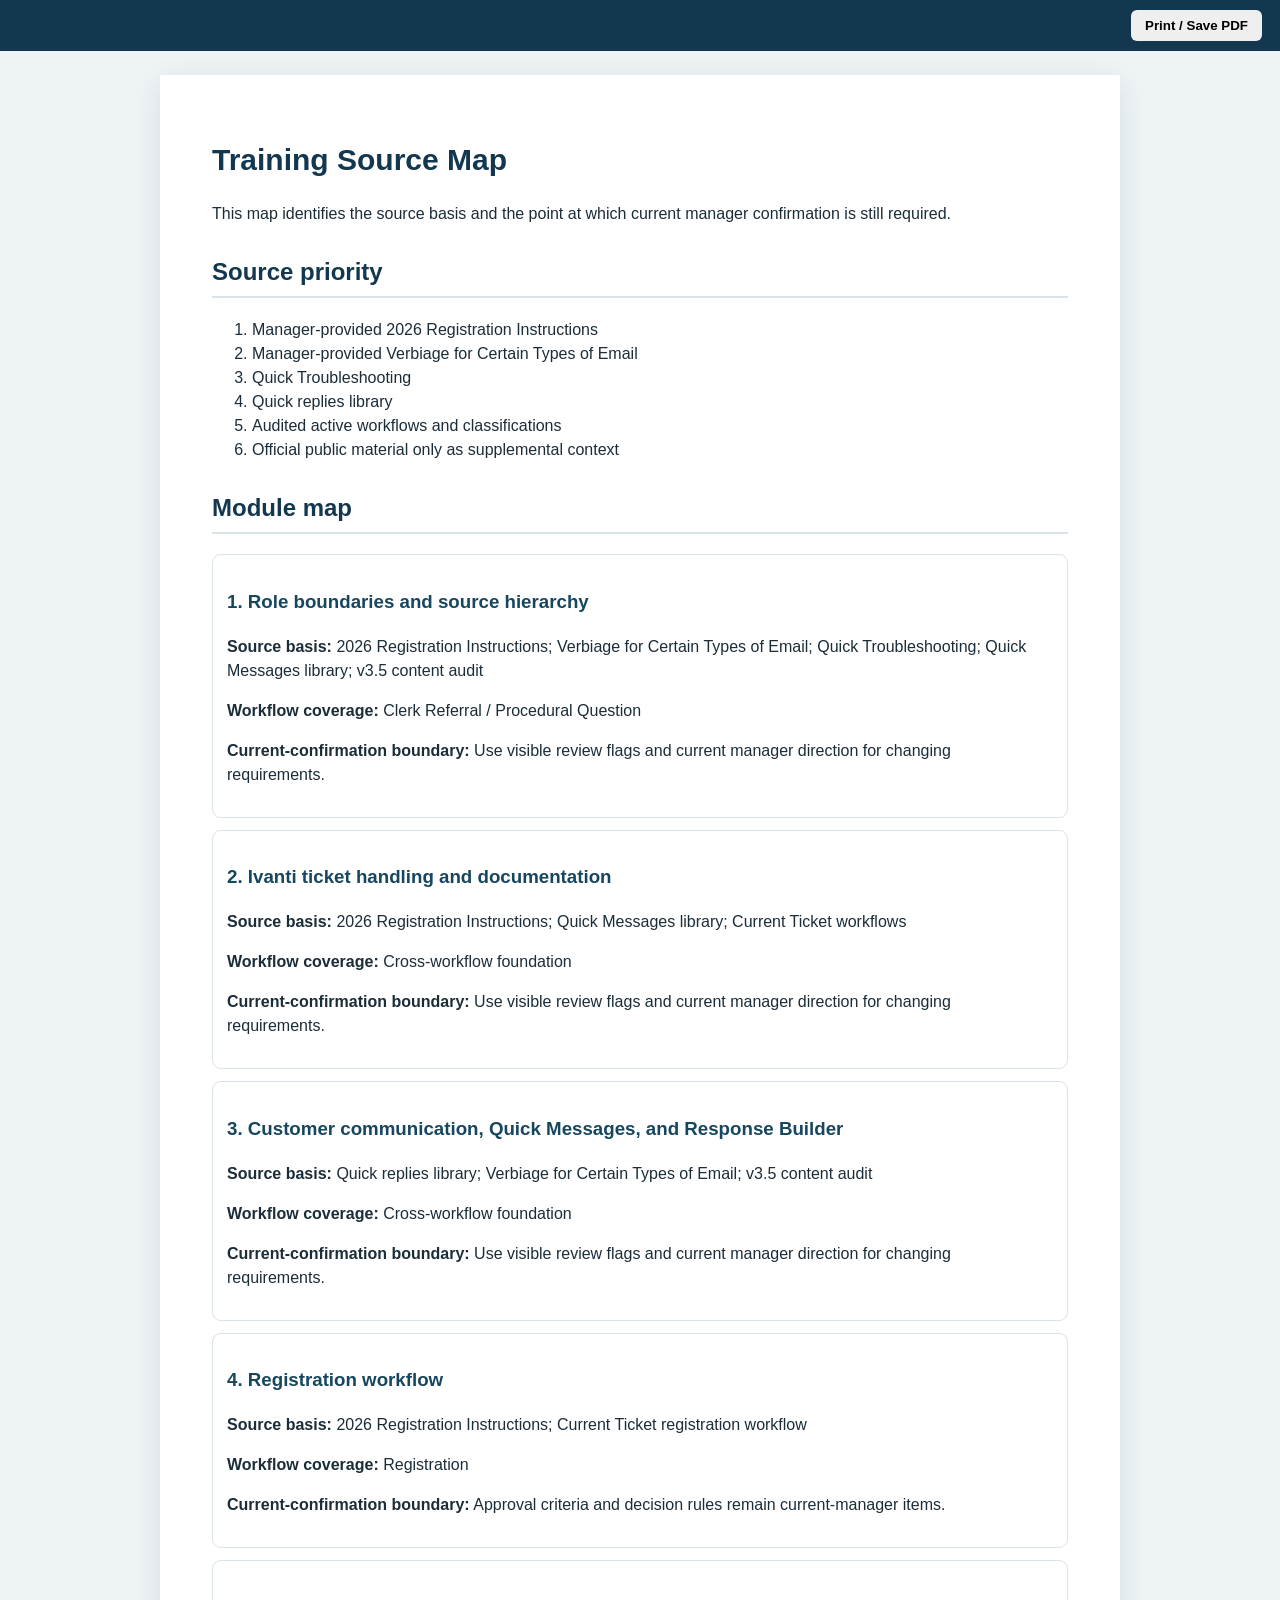
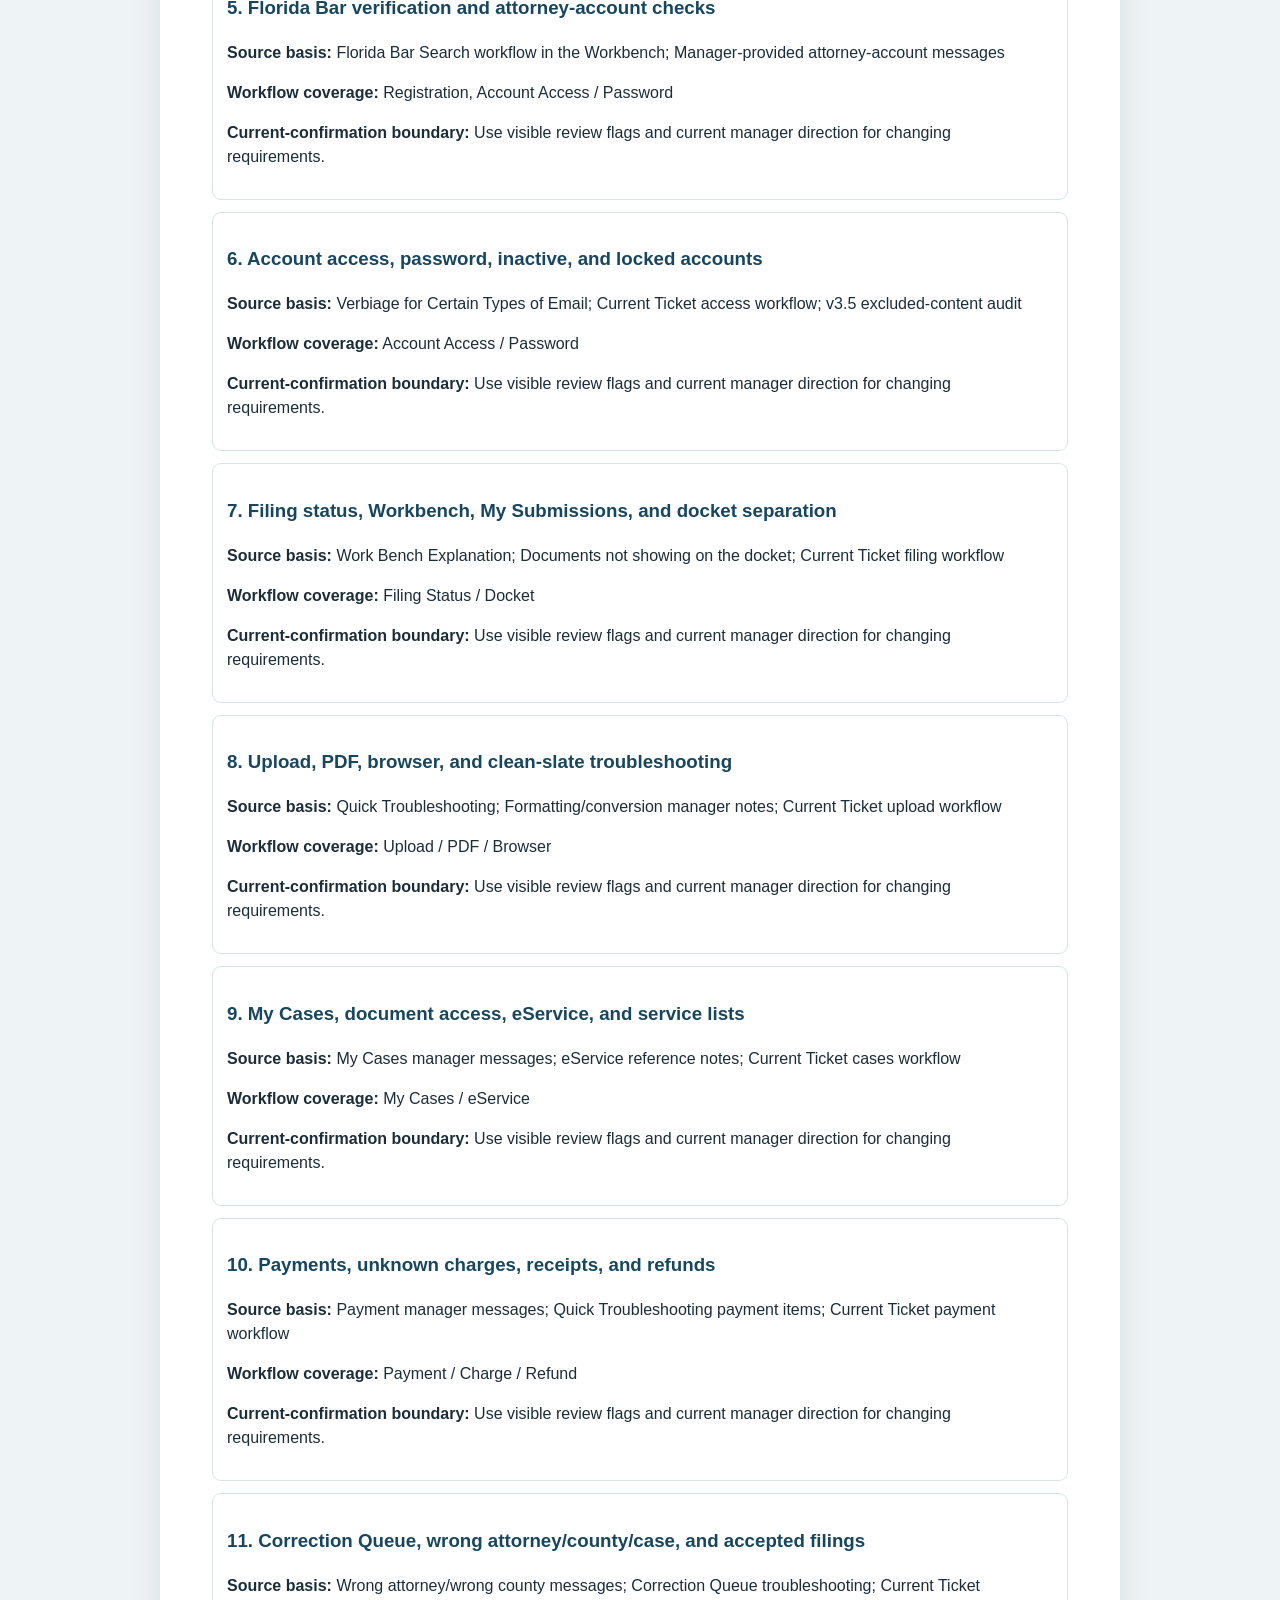
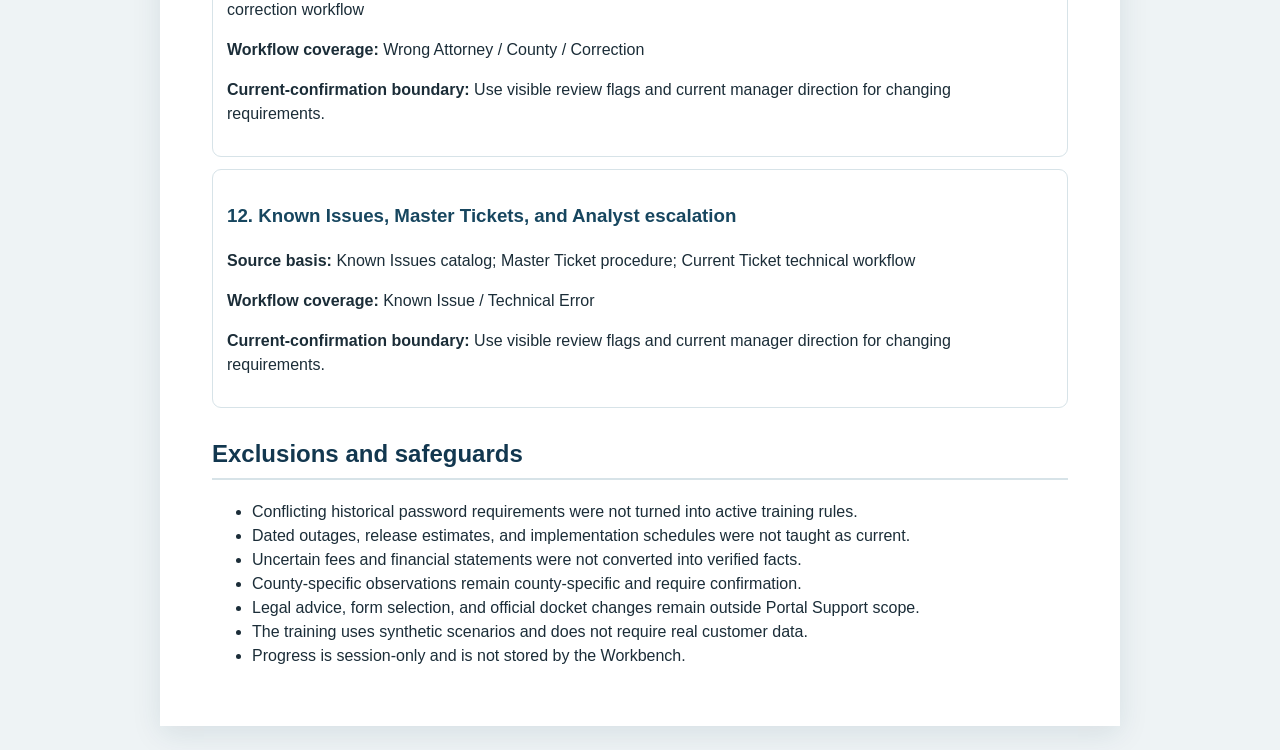
<file: TRAINING_SOURCE_MAP.html>
<!doctype html><html lang="en"><head><meta charset="utf-8"><meta name="viewport" content="width=device-width,initial-scale=1"><title>Portal Support Training Source Map</title><style>
:root{--navy:#12374f;--teal:#207f76;--line:#d7e3e8;--muted:#5f737e;--soft:#f4f8f9;--warn:#fff5df}*{box-sizing:border-box}body{margin:0;color:#1b2d38;font-family:Arial,Helvetica,sans-serif;line-height:1.5;background:#eef3f5}.toolbar{position:sticky;top:0;padding:10px 18px;background:#12374f;color:#fff;text-align:right}.toolbar button{padding:8px 14px;border:0;border-radius:6px;font-weight:700}.doc{max-width:960px;margin:24px auto;padding:42px 52px;background:#fff;box-shadow:0 8px 28px rgba(18,55,79,.1)}h1{color:var(--navy);font-size:30px}h2{margin-top:28px;color:var(--navy);border-bottom:2px solid var(--line);padding-bottom:6px}h3{color:#17465f}h4{margin-bottom:5px}.meta{color:var(--muted)}.notice{padding:13px 15px;border-left:4px solid #b77a0a;background:var(--warn)}.phase,.lesson,.box,.scenario,.question{margin:12px 0;padding:14px;border:1px solid var(--line);border-radius:9px;background:#fff}.phase{background:var(--soft)}.grid{display:grid;grid-template-columns:repeat(2,minmax(0,1fr));gap:12px}.module{page-break-before:always}.module:first-of-type{page-break-before:auto}.workflow li{margin:7px 0}.answer{padding:10px;border-left:4px solid var(--teal);background:#edf8f5}.blank{height:68px;border-bottom:1px solid #aaa}.source{font-size:12px;color:var(--muted)}pre{white-space:pre-wrap;padding:12px;background:var(--soft);border:1px solid var(--line);font-family:Arial,Helvetica,sans-serif}.choices li{margin:5px 0}@media(max-width:700px){.doc{margin:0;padding:24px}.grid{grid-template-columns:1fr}}@media print{body{background:#fff}.toolbar{display:none}.doc{max-width:none;margin:0;padding:.35in;box-shadow:none}.module,.scenario{break-inside:avoid-page}a{color:inherit;text-decoration:none}}
</style></head><body><div class="toolbar"><button onclick="window.print()">Print / Save PDF</button></div><main class="doc"><h1>Training Source Map</h1><p>This map identifies the source basis and the point at which current manager confirmation is still required.</p><h2>Source priority</h2><ol><li>Manager-provided 2026 Registration Instructions</li><li>Manager-provided Verbiage for Certain Types of Email</li><li>Quick Troubleshooting</li><li>Quick replies library</li><li>Audited active workflows and classifications</li><li>Official public material only as supplemental context</li></ol><h2>Module map</h2><section class="box"><h3>1. Role boundaries and source hierarchy</h3><p><strong>Source basis:</strong> 2026 Registration Instructions; Verbiage for Certain Types of Email; Quick Troubleshooting; Quick Messages library; v3.5 content audit</p><p><strong>Workflow coverage:</strong> Clerk Referral / Procedural Question</p><p><strong>Current-confirmation boundary:</strong> Use visible review flags and current manager direction for changing requirements.</p></section><section class="box"><h3>2. Ivanti ticket handling and documentation</h3><p><strong>Source basis:</strong> 2026 Registration Instructions; Quick Messages library; Current Ticket workflows</p><p><strong>Workflow coverage:</strong> Cross-workflow foundation</p><p><strong>Current-confirmation boundary:</strong> Use visible review flags and current manager direction for changing requirements.</p></section><section class="box"><h3>3. Customer communication, Quick Messages, and Response Builder</h3><p><strong>Source basis:</strong> Quick replies library; Verbiage for Certain Types of Email; v3.5 content audit</p><p><strong>Workflow coverage:</strong> Cross-workflow foundation</p><p><strong>Current-confirmation boundary:</strong> Use visible review flags and current manager direction for changing requirements.</p></section><section class="box"><h3>4. Registration workflow</h3><p><strong>Source basis:</strong> 2026 Registration Instructions; Current Ticket registration workflow</p><p><strong>Workflow coverage:</strong> Registration</p><p><strong>Current-confirmation boundary:</strong> Approval criteria and decision rules remain current-manager items.</p></section><section class="box"><h3>5. Florida Bar verification and attorney-account checks</h3><p><strong>Source basis:</strong> Florida Bar Search workflow in the Workbench; Manager-provided attorney-account messages</p><p><strong>Workflow coverage:</strong> Registration, Account Access / Password</p><p><strong>Current-confirmation boundary:</strong> Use visible review flags and current manager direction for changing requirements.</p></section><section class="box"><h3>6. Account access, password, inactive, and locked accounts</h3><p><strong>Source basis:</strong> Verbiage for Certain Types of Email; Current Ticket access workflow; v3.5 excluded-content audit</p><p><strong>Workflow coverage:</strong> Account Access / Password</p><p><strong>Current-confirmation boundary:</strong> Use visible review flags and current manager direction for changing requirements.</p></section><section class="box"><h3>7. Filing status, Workbench, My Submissions, and docket separation</h3><p><strong>Source basis:</strong> Work Bench Explanation; Documents not showing on the docket; Current Ticket filing workflow</p><p><strong>Workflow coverage:</strong> Filing Status / Docket</p><p><strong>Current-confirmation boundary:</strong> Use visible review flags and current manager direction for changing requirements.</p></section><section class="box"><h3>8. Upload, PDF, browser, and clean-slate troubleshooting</h3><p><strong>Source basis:</strong> Quick Troubleshooting; Formatting/conversion manager notes; Current Ticket upload workflow</p><p><strong>Workflow coverage:</strong> Upload / PDF / Browser</p><p><strong>Current-confirmation boundary:</strong> Use visible review flags and current manager direction for changing requirements.</p></section><section class="box"><h3>9. My Cases, document access, eService, and service lists</h3><p><strong>Source basis:</strong> My Cases manager messages; eService reference notes; Current Ticket cases workflow</p><p><strong>Workflow coverage:</strong> My Cases / eService</p><p><strong>Current-confirmation boundary:</strong> Use visible review flags and current manager direction for changing requirements.</p></section><section class="box"><h3>10. Payments, unknown charges, receipts, and refunds</h3><p><strong>Source basis:</strong> Payment manager messages; Quick Troubleshooting payment items; Current Ticket payment workflow</p><p><strong>Workflow coverage:</strong> Payment / Charge / Refund</p><p><strong>Current-confirmation boundary:</strong> Use visible review flags and current manager direction for changing requirements.</p></section><section class="box"><h3>11. Correction Queue, wrong attorney/county/case, and accepted filings</h3><p><strong>Source basis:</strong> Wrong attorney/wrong county messages; Correction Queue troubleshooting; Current Ticket correction workflow</p><p><strong>Workflow coverage:</strong> Wrong Attorney / County / Correction</p><p><strong>Current-confirmation boundary:</strong> Use visible review flags and current manager direction for changing requirements.</p></section><section class="box"><h3>12. Known Issues, Master Tickets, and Analyst escalation</h3><p><strong>Source basis:</strong> Known Issues catalog; Master Ticket procedure; Current Ticket technical workflow</p><p><strong>Workflow coverage:</strong> Known Issue / Technical Error</p><p><strong>Current-confirmation boundary:</strong> Use visible review flags and current manager direction for changing requirements.</p></section><h2>Exclusions and safeguards</h2><ul><li>Conflicting historical password requirements were not turned into active training rules.</li><li>Dated outages, release estimates, and implementation schedules were not taught as current.</li><li>Uncertain fees and financial statements were not converted into verified facts.</li><li>County-specific observations remain county-specific and require confirmation.</li><li>Legal advice, form selection, and official docket changes remain outside Portal Support scope.</li><li>The training uses synthetic scenarios and does not require real customer data.</li><li>Progress is session-only and is not stored by the Workbench.</li></ul></main></body></html>
</file>
<file: styles-v4.6.css>
*{box-sizing:border-box}:root{--navy:#12374f;--navy2:#0a283b;--teal:#207f76;--blue:#2d7892;--bg:#edf3f5;--card:#fff;--line:#d7e3e8;--line2:#c4d4dc;--text:#1b2d38;--muted:#687b86;--danger:#a4374b;--warn:#526772;--ok:#176b4b;--soft:#f6f9fa;--shadow:0 8px 24px rgba(18,55,79,.07)}html{background:var(--bg);scroll-behavior:smooth}body{margin:0;background:linear-gradient(180deg,#f4f8f9 0,#edf3f5 240px);color:var(--text);font-family:"Segoe UI Variable","Aptos","Segoe UI",system-ui,sans-serif;font-size:14px}button,input,select,textarea{font:inherit}button{cursor:pointer}button:focus-visible,input:focus-visible,select:focus-visible,textarea:focus-visible{outline:3px solid rgba(32,127,118,.22);outline-offset:2px}.hidden,[hidden]{display:none!important}.topbar{position:sticky;top:0;z-index:80;height:74px;padding:0 22px;display:grid;grid-template-columns:minmax(300px,1fr) auto minmax(330px,1fr);align-items:center;gap:18px;background:linear-gradient(118deg,var(--navy2),#15445d);color:#fff;box-shadow:0 5px 20px rgba(8,30,45,.2)}.brand{display:flex;align-items:center;gap:11px}.brandmark{width:38px;height:38px;border-radius:11px;display:grid;place-items:center;background:rgba(255,255,255,.13);font-weight:900}.brand h1{margin:0;font-size:19px}.brand p{margin:2px 0 0;color:#bcd0da;font-size:11px}.ticket-strip{display:flex;gap:6px}.ticket-strip span{padding:6px 9px;border-radius:999px;background:rgba(255,255,255,.09);font-size:10px}.top-actions{display:flex;justify-content:flex-end;align-items:center;gap:7px}.top-actions>button,.mode button{border:1px solid rgba(255,255,255,.2);background:rgba(255,255,255,.08);color:#fff;padding:8px 10px;border-radius:9px;font-weight:700}.mode{display:flex;gap:3px;padding:3px;border-radius:10px;background:rgba(0,0,0,.12)}.mode button{border:0;padding:6px 9px}.mode button.active{background:#fff;color:var(--navy)}kbd{font-size:9px;color:#d4e3e9}.shell{display:grid;grid-template-columns:235px minmax(0,1fr);min-height:calc(100vh - 74px)}.sidebar{position:sticky;top:74px;height:calc(100vh - 74px);overflow:auto;padding:15px 12px 24px;background:rgba(255,255,255,.96);border-right:1px solid var(--line);box-shadow:5px 0 20px rgba(18,55,79,.04)}.navlabel{display:block;margin:8px 11px 6px;color:#8798a1;font-size:9px;font-weight:900;text-transform:uppercase;letter-spacing:.15em}.sidebar nav button{width:100%;border:0;text-align:left;margin:2px 0;padding:10px 12px;border-radius:9px;background:transparent;color:#425660;font-weight:700}.sidebar nav button:hover{background:#edf4f6;color:var(--navy)}.sidebar nav button.active{background:linear-gradient(135deg,var(--navy),#17465f);color:#fff;box-shadow:0 5px 14px rgba(18,55,79,.15)}.shortcut{display:grid;gap:3px;margin-top:20px;padding:12px;border-radius:12px;background:#f1f6f8;color:#6b7e88;font-size:10px}.shortcut strong{color:#3d5663}.page{display:none}.page.active{display:block}main{padding:25px 27px 64px;max-width:1720px}.pagehead,.work-head{display:flex;justify-content:space-between;align-items:flex-start;gap:20px;margin-bottom:16px;padding:20px 22px;border:1px solid var(--line);border-radius:17px;background:linear-gradient(135deg,#fff,#f4f8f9);box-shadow:var(--shadow)}h1,h2,h3,h4,p{margin-top:0}.pagehead h2,.work-head h2{margin:3px 0 5px;font-size:25px;letter-spacing:-.025em}.pagehead p,.work-head p{margin:0;color:var(--muted)}.eyebrow{font-size:9px;font-weight:900;text-transform:uppercase;letter-spacing:.16em;color:var(--blue)}.head-actions{display:flex;gap:8px;align-items:flex-end}.workflow-selector{min-width:280px}.work-layout{display:grid;grid-template-columns:minmax(0,1fr) 310px;gap:18px;align-items:start}.work-section,.panel,.rail-card,.item-card,.system-card,.term-card,.procedure,.scenario-card{border:1px solid var(--line);border-radius:15px;background:#fff;box-shadow:var(--shadow)}.work-section{padding:18px;margin-bottom:16px}.section-heading{display:grid;grid-template-columns:36px minmax(0,1fr) auto;gap:11px;align-items:start;margin-bottom:15px}.section-number{width:32px;height:32px;display:grid;place-items:center;border-radius:10px;background:var(--navy);color:#fff;font-weight:900}.section-heading h3{margin:1px 0 3px;font-size:17px}.section-heading p{margin:0;color:var(--muted);font-size:12px}.section-status{padding:5px 8px;border-radius:999px;background:#eef3f5;color:#61737d;font-size:10px;font-weight:800}.section-status.complete{background:#e8f5ee;color:var(--ok)}.next-action{margin-bottom:15px;padding:15px 18px;border:1px solid #b7d8d1;border-left:5px solid var(--teal);border-radius:13px;background:linear-gradient(135deg,#eef9f6,#fff);box-shadow:var(--shadow)}.next-action strong{display:block;margin-bottom:4px;color:var(--teal);font-size:10px;text-transform:uppercase;letter-spacing:.1em}.next-action h3{margin:0 0 4px;font-size:16px}.next-action p{margin:0;color:var(--muted)}.field-grid,.question-grid,.closeout-grid{display:grid;grid-template-columns:repeat(2,minmax(0,1fr));gap:12px}.field-grid .full,.closeout-grid .full{grid-column:1/-1}label,.field-label{display:block;color:#465d68;font-size:11.5px;font-weight:700}input,select,textarea{width:100%;margin-top:6px;padding:10px 11px;border:1px solid var(--line2);border-radius:9px;background:#fff;color:var(--text)}textarea{min-height:92px;resize:vertical;line-height:1.5}input:focus,select:focus,textarea:focus{border-color:#5caaa2;box-shadow:0 0 0 3px rgba(32,127,118,.1)}.required{color:var(--danger);margin-left:3px}.question-card{padding:12px;border:1px solid var(--line);border-radius:11px;background:var(--soft)}.system-evidence-grid{display:grid;grid-template-columns:repeat(2,minmax(0,1fr));gap:12px}.evidence-card{padding:14px;border:1px solid var(--line);border-radius:12px;background:#fafcfc}.evidence-card.required-card{border-top:4px solid var(--blue)}.evidence-head{display:flex;justify-content:space-between;gap:10px;align-items:center;margin-bottom:10px}.evidence-head h4{margin:0}.core{display:inline-block;margin-left:6px;padding:2px 6px;border-radius:999px;background:#fae7eb;color:var(--danger);font-size:8px;font-weight:900}.check-toolbar{display:grid;grid-template-columns:minmax(220px,1fr) auto auto;gap:10px;align-items:center;margin-bottom:12px}.segmented{display:flex;gap:3px;padding:3px;border:1px solid var(--line);border-radius:999px;background:#f0f5f6}.segmented button{border:0;border-radius:999px;padding:6px 9px;background:transparent;color:#58707b;font-size:10px;font-weight:800}.segmented button.active{background:var(--navy);color:#fff}.checkline{display:flex;gap:7px;align-items:flex-start}.checkline input{width:16px;margin:1px 0 0}.checkline.compact{white-space:nowrap;font-size:10px}.stats{display:grid;grid-template-columns:repeat(3,1fr);gap:8px;margin-bottom:12px}.stats div{padding:8px;border:1px solid var(--line);border-radius:10px;background:#f7fafb;text-align:center}.stats strong{display:block;font-size:18px}.stats span{font-size:9px;color:var(--muted);text-transform:uppercase}.action-row{display:grid;grid-template-columns:22px minmax(0,1fr) 112px 48px;gap:9px;align-items:start;padding:10px;border:1px solid #e0e8ec;border-radius:10px;background:#fff;margin-bottom:7px}.action-row.done{background:#eef8f3;border-color:#b7d9c8}.action-row.na-row{background:#f2f4f5;opacity:.72}.action-row.hidden-row{display:none}.action-copy{font-size:12.5px;line-height:1.45}.action-copy small{display:block;margin-top:4px;color:var(--muted)}.action-row select{margin:0;padding:6px;font-size:10px}.na-button{border:1px solid var(--line2);border-radius:7px;background:#fff;color:#5b6e78;padding:6px;font-size:9px;font-weight:800}.na-button.active{background:#dfe5e8}.action-note{grid-column:2/5;min-height:58px;margin:0}.output-toolbar{display:flex;justify-content:space-between;gap:10px;align-items:center;margin-top:15px}.output-tabs{display:flex;gap:5px;flex-wrap:wrap}.output-tabs button{border:1px solid var(--line);border-radius:999px;background:#fff;color:#48616d;padding:7px 10px;font-size:10px;font-weight:800}.output-tabs button.active{background:var(--navy);color:#fff;border-color:var(--navy)}.output-panel{display:none;margin-top:10px}.output-panel.active{display:block}.output-panel textarea{min-height:320px;background:#fbfcfd}.output-head{display:flex;justify-content:space-between;align-items:center;margin-bottom:5px}.stale{color:var(--warn);font-size:10px;margin-right:8px}.response-actions,.stack-actions{display:flex;gap:8px;flex-wrap:wrap;margin-top:10px}.review-check{grid-column:1/-1;padding:11px;border:1px solid var(--line);border-radius:10px;background:#f7fafb}.work-rail{position:sticky;top:92px}.rail-card{padding:14px;margin-bottom:12px}.rail-card h3{font-size:14px;margin-bottom:9px}.rail-card p{font-size:11.5px;line-height:1.5;color:var(--muted)}.required-item{padding:7px 0;border-bottom:1px solid #edf1f3;font-size:11px}.snapshot-row{display:flex;justify-content:space-between;gap:10px;padding:5px 0;border-bottom:1px solid #edf1f3;font-size:11px}.snapshot-row span:first-child{color:var(--muted)}.tool-link{width:100%;margin:4px 0;border:1px solid var(--line);border-radius:9px;background:#f7fafb;color:var(--navy);padding:9px;text-align:left;font-weight:750}.toolbar{display:flex;gap:9px;align-items:center;flex-wrap:wrap;margin:14px 0}.toolbar>input{flex:1;min-width:250px}.toolbar select{width:auto;min-width:190px}.toolbar input,.toolbar select{margin:0}.toolbar.simple{align-items:flex-start}.count{margin-left:auto;padding:6px 9px;border-radius:999px;background:var(--navy);color:#fff;font-size:10px}.split{display:grid;grid-template-columns:minmax(0,2fr) minmax(320px,1fr);gap:18px;align-items:start}.cards{display:grid;grid-template-columns:repeat(2,minmax(0,1fr));gap:12px}.item-card{display:flex;flex-direction:column;padding:14px}.item-card h3{font-size:14px;margin:0}.item-meta{margin:5px 0;color:var(--muted);font-size:9.5px}.source-text{white-space:pre-wrap;max-height:250px;overflow:auto;padding:11px;border:1px solid #e0e8eb;border-radius:9px;background:#f8fafb;font-size:12px;line-height:1.5}.item-actions{display:flex;gap:6px;margin-top:auto;padding-top:10px}.sticky{position:sticky;top:92px}.panel{padding:16px}.panelhead{display:flex;justify-content:space-between;gap:10px;align-items:flex-start}.full{width:100%}.large{min-height:280px}.huge{min-height:500px}.suggestion-strip{display:flex;gap:8px;overflow:auto;margin:12px 0;padding-bottom:4px}.suggestion-pill{min-width:220px;padding:10px;border:1px solid #cfe0e5;border-radius:11px;background:#f3f8f9}.suggestion-pill strong{display:block;font-size:11px}.suggestion-pill button{margin-top:7px}.kit-item{padding:9px;border:1px solid var(--line);border-radius:9px;background:#f7fafb;margin-bottom:7px}.kit-head{display:flex;justify-content:space-between;gap:8px}.kit-controls{display:flex;gap:3px}.kit-controls button{width:25px;height:25px;border:0;border-radius:6px;background:#e6eef1}.master-group{margin:12px 0 5px;font-size:10px;font-weight:900;text-transform:uppercase;color:var(--blue)}.master-check{display:flex;gap:7px;padding:7px;border-bottom:1px solid #edf1f3;font-size:11px}.master-check input{width:16px;margin:1px 0 0}.builder-layout{display:grid;grid-template-columns:minmax(0,1.25fr) minmax(360px,.75fr);gap:18px;align-items:start}.builder-add,.insert-tools{display:grid;grid-template-columns:minmax(0,1fr) auto;gap:8px;align-items:end;margin-bottom:12px}.builder-block{padding:12px;border:1px solid var(--line);border-radius:11px;background:#f9fbfb;margin:9px 0}.builder-block-head{display:grid;grid-template-columns:1fr auto;gap:8px;align-items:center}.builder-block-head input{margin:0}.builder-controls{display:flex;gap:3px}.builder-controls button{width:27px;height:27px;border:0;border-radius:6px;background:#e5eef1}.builder-block textarea{min-height:105px}.block-source{font-size:9px;color:var(--muted)}.fact-chips,.intent-chips{display:flex;gap:5px;flex-wrap:wrap;margin:7px 0 12px}.fact-chips button,.intent-chips button{border:1px solid var(--line);border-radius:999px;background:#fff;color:#3e5966;padding:6px 9px;font-size:10px}.intent-chips button.active{background:var(--navy);color:#fff}.source-summary{margin-top:10px;padding:9px;border-radius:9px;background:#f1f6f8;color:var(--muted);font-size:10px}.reply-mode{display:flex;gap:5px;margin:10px 0}.reply-mode button{border:1px solid var(--line);border-radius:10px;background:#fff;padding:9px 14px;font-weight:800}.reply-mode button.active{background:var(--navy);color:#fff}.info{padding:11px 13px;border-radius:10px;line-height:1.5;background:#edf6f7;border:1px solid #d2e5e8;color:#3b5c67}.knowledge-inline-note{margin-top:14px;padding-top:12px;border-top:1px solid var(--line);color:var(--muted);line-height:1.5}.audit-flags{margin:7px 0;color:var(--muted);font-size:10px;line-height:1.4}.source-limit{margin-top:16px;color:var(--muted);line-height:1.55}.reply-split{grid-template-columns:minmax(0,2fr) minmax(340px,1fr)}.reply-card .source-text{min-height:90px}.bar-layout{display:grid;grid-template-columns:minmax(0,.75fr) minmax(0,1.25fr);gap:18px}.button-grid{display:grid;gap:8px;margin:12px 0}.primary,.secondary,.danger{border:0;border-radius:9px;padding:8px 11px;font-size:11px;font-weight:800}.primary{background:linear-gradient(135deg,var(--navy),#17465f);color:#fff}.secondary{background:#e8f1f3;color:var(--navy);border:1px solid #d3e2e7}.danger{background:#f8e7ea;color:var(--danger)}.cardgrid,.system-grid{display:grid;grid-template-columns:repeat(3,minmax(0,1fr));gap:12px}.system-card,.term-card,.scenario-card{padding:15px}.procedure{margin:8px 0;overflow:hidden}.procedure summary{padding:12px;cursor:pointer;font-weight:750}.procedure-body{padding:0 12px 12px}.status{margin-left:6px;padding:2px 6px;border-radius:999px;background:#edf2f4;color:#63747d;font-size:8px}.searchwide{width:100%;margin:0 0 14px}.search-overlay,.overlay{position:fixed;inset:0;z-index:200;display:grid;place-items:start center;padding:9vh 20px;background:rgba(5,22,32,.78)}.dialog,.search-dialog{width:min(760px,100%);padding:22px;border-radius:18px;background:#fff;box-shadow:0 30px 90px rgba(0,0,0,.35)}.dialog{width:min(620px,100%)}.search-result{display:block;width:100%;border:0;border-radius:9px;background:#fff;padding:10px;text-align:left}.search-result:hover{background:#eef5f6}.search-result strong{display:block}.search-result small{display:block;color:var(--muted)}.toast{position:fixed;right:20px;bottom:20px;z-index:300;padding:10px 14px;border-radius:10px;background:#0e3044;color:#fff;opacity:0;transform:translateY(12px);transition:.18s}.toast.show{opacity:1;transform:none}.prose{line-height:1.65}
@media(max-width:1200px){.work-layout,.builder-layout,.bar-layout{grid-template-columns:1fr}.work-rail,.sticky{position:static}.cards{grid-template-columns:1fr}.cardgrid,.system-grid{grid-template-columns:repeat(2,minmax(0,1fr))}}
@media(max-width:850px){.topbar{height:auto;min-height:70px;padding:11px 14px;grid-template-columns:1fr auto}.ticket-strip{display:none}.top-actions>button{display:none}.shell{grid-template-columns:1fr}.sidebar{position:static;height:auto;padding:8px;overflow:auto}.sidebar nav{display:flex;gap:4px;overflow:auto}.navlabel,.shortcut{display:none}.sidebar nav button{min-width:max-content}.sidebar nav button.active{box-shadow:none}main{padding:14px 12px 50px}.work-head,.pagehead{padding:16px;flex-direction:column}.head-actions{width:100%}.workflow-selector{min-width:0;flex:1}.field-grid,.question-grid,.closeout-grid,.system-evidence-grid,.cardgrid,.system-grid{grid-template-columns:1fr}.check-toolbar{grid-template-columns:1fr}.split,.reply-split{grid-template-columns:1fr}.action-row{grid-template-columns:22px minmax(0,1fr) 90px}.action-row .na-button{grid-column:2}.action-note{grid-column:2/4}.section-heading{grid-template-columns:34px minmax(0,1fr)}.section-status{grid-column:2}.output-toolbar{align-items:flex-start;flex-direction:column}.builder-add,.insert-tools{grid-template-columns:1fr}.huge{min-height:340px}}
@media(prefers-reduced-motion:reduce){*{scroll-behavior:auto!important;transition:none!important}}


/* v2.7 Current Ticket redesign */
.topbar{grid-template-columns:minmax(300px,1fr) auto auto}
.sidebar-mode{margin:0 0 14px;padding:10px;border:1px solid var(--line);border-radius:12px;background:#f4f8f9}
.sidebar-mode>span{display:block;margin:0 0 7px 3px;color:#72858f;font-size:9px;font-weight:900;text-transform:uppercase;letter-spacing:.13em}
.sidebar .mode{display:grid;grid-template-columns:1fr 1fr;gap:4px;padding:3px;background:#e5eef1;border:1px solid #d4e1e6}
.sidebar .mode button{border:0;background:transparent;color:#526873;padding:8px;border-radius:8px;font-size:11px;font-weight:800}
.sidebar .mode button.active{background:var(--navy);color:#fff;box-shadow:0 4px 10px rgba(18,55,79,.14)}
.compact-head{padding:17px 20px}
.current-ticket-layout{max-width:1280px;margin:0 auto}
.ticket-overview{display:grid;grid-template-columns:minmax(0,1.25fr) minmax(240px,.65fr) minmax(280px,.8fr);gap:12px;margin-bottom:16px}
.ticket-overview>.next-action,.overview-card{margin:0;min-height:100%;border:1px solid var(--line);border-radius:14px;background:#fff;box-shadow:var(--shadow)}
.ticket-overview>.next-action{border-left:5px solid var(--teal);background:linear-gradient(135deg,#eef9f6,#fff)}
.overview-card{padding:14px 15px}
.overview-card h3{margin:0 0 8px;font-size:13px}
.overview-card-head{display:flex;justify-content:space-between;gap:10px;align-items:center;margin-bottom:6px}
.overview-card-head h3{margin:0}
.work-section{padding:17px 18px}
.simple-heading{display:flex;justify-content:space-between;gap:14px;align-items:flex-start;margin-bottom:14px}
.simple-heading h3{margin:2px 0 4px;font-size:17px}
.simple-heading p{margin:0;color:var(--muted);font-size:12px}
.section-kicker{display:block;color:var(--blue);font-size:9px;font-weight:900;text-transform:uppercase;letter-spacing:.13em}
.paste-ticket,.more-details,.closeout-details{margin:0 0 15px;border:1px solid var(--line);border-radius:11px;background:#f8fafb;overflow:hidden}
.paste-ticket summary,.more-details summary,.closeout-details summary{padding:11px 13px;cursor:pointer;color:var(--navy);font-weight:800}
.paste-ticket[open] summary,.more-details[open] summary,.closeout-details[open] summary{border-bottom:1px solid var(--line);background:#f2f7f8}
.paste-ticket>p,.paste-ticket>textarea,.paste-ticket>.paste-actions,.more-details>.field-grid,.closeout-details>.closeout-grid{margin-left:13px;margin-right:13px}
.paste-ticket>p{margin-top:11px;color:var(--muted);font-size:11px}
.paste-ticket>textarea{width:calc(100% - 26px);min-height:145px}
.paste-actions{display:flex;gap:8px;align-items:center;flex-wrap:wrap;margin-top:9px;margin-bottom:13px}
.extract-result{color:#516a76;font-size:10.5px;line-height:1.4}
.more-details>.field-grid,.closeout-details>.closeout-grid{padding:13px 0}
.subsection-label{margin:16px 0 9px;padding-top:13px;border-top:1px solid #e6edef}
.subsection-label h4{margin:0 0 2px;font-size:13px}
.subsection-label p{margin:0;color:var(--muted);font-size:11px}
.work-list-switch{display:flex;gap:6px;margin-bottom:14px;padding:4px;border:1px solid var(--line);border-radius:11px;background:#edf3f5}
.work-list-switch button{flex:1;border:0;border-radius:8px;background:transparent;color:#4e6672;padding:9px 12px;font-weight:800}
.work-list-switch button.active{background:#fff;color:var(--navy);box-shadow:0 3px 10px rgba(18,55,79,.09)}
.mini-status{margin-left:5px;padding:2px 6px;border-radius:999px;background:#e5edef;color:#5e727d;font-size:9px}
.work-list-switch button.active .mini-status{background:#e5f2ef;color:var(--teal)}
.work-list-panel[hidden]{display:none!important}
.compact-info{padding:9px 11px;font-size:11px}
.ticket-tools{background:linear-gradient(135deg,#fff,#f5f9fa)}
.ticket-tool-grid{display:grid;grid-template-columns:repeat(5,minmax(0,1fr));gap:9px}
.ticket-tool{min-height:100px;padding:12px;border:1px solid var(--line);border-radius:11px;background:#fff;color:var(--text);text-align:left;box-shadow:0 4px 12px rgba(18,55,79,.04)}
.ticket-tool:hover{border-color:#a9c8d2;background:#f7fbfb;transform:translateY(-1px)}
.ticket-tool strong{display:block;margin-bottom:6px;color:var(--navy);font-size:12px}
.ticket-tool span{display:block;color:var(--muted);font-size:10.5px;line-height:1.45}
.required-item.required-jump{display:grid;width:100%;grid-template-columns:72px 1fr;gap:7px;padding:7px 0;border:0;border-bottom:1px solid #edf1f3;background:transparent;text-align:left;color:var(--text);font-size:10.5px}
.required-item.required-jump:hover{color:var(--navy)}
.required-item.required-jump strong{color:var(--blue);font-size:9px;text-transform:uppercase}
.required-more{padding-top:7px;color:var(--muted);font-size:10px}
.snapshot-row:last-child,.required-item:last-child{border-bottom:0}
.output-panel textarea{min-height:270px}
@media(max-width:1350px){.ticket-overview{grid-template-columns:1fr 1fr}.ticket-overview>.next-action{grid-column:1/-1}.ticket-tool-grid{grid-template-columns:repeat(3,minmax(0,1fr))}}
@media(max-width:900px){.ticket-overview{grid-template-columns:1fr}.ticket-overview>.next-action{grid-column:auto}.ticket-tool-grid{grid-template-columns:1fr 1fr}.topbar{grid-template-columns:1fr auto}.ticket-strip{display:none}}
@media(max-width:850px){.sidebar-mode{min-width:220px;margin:0 8px 0 0}.sidebar{display:flex;align-items:center;gap:4px}.sidebar nav{flex:1}.ticket-tool-grid{grid-template-columns:1fr}.simple-heading{flex-direction:column}.current-ticket-layout{max-width:none}}


/* v2.8 reliable Florida Bar links */
.panel-help{margin:-2px 0 12px;color:var(--muted);font-size:11.5px;line-height:1.5}
.button-link{display:block;text-align:center;text-decoration:none}
.button-grid .button-link{width:100%}
.bar-fallback{display:grid;grid-template-columns:1fr auto;gap:8px;align-items:center;margin:12px 0;padding:11px;border:1px solid var(--line);border-radius:10px;background:#f8fafb}
.bar-fallback strong{grid-column:1/-1;color:var(--navy);font-size:11px}
.bar-fallback a{min-width:0;overflow-wrap:anywhere;color:var(--blue);font-size:11px;font-weight:700}
.bar-fallback button{margin:0}
@media(max-width:700px){.bar-fallback{grid-template-columns:1fr}.bar-fallback strong{grid-column:auto}}
/* v2.9 exact Florida Bar profile URL */
.bar-url-preview{display:grid;gap:6px;margin:14px 0}.bar-url-preview span{font-size:12px;font-weight:700;color:var(--muted)}.bar-url-preview input{font-family:ui-monospace,SFMono-Regular,Consolas,monospace}.disabled-link{pointer-events:none;opacity:.55;cursor:not-allowed}

/* v3.1 unified quick messages, navigation, and Florida Bar profile preview */
.sidebar-workspace{margin:0 0 10px;padding:0 2px 10px;border-bottom:1px solid var(--line)}
.sidebar-workspace .navlabel{display:block;margin:0 0 8px 8px}
.sidebar-workspace .mode{display:grid;grid-template-columns:1fr 1fr;gap:4px;padding:3px;border:1px solid #d4e1e6;border-radius:12px;background:#e5eef1}
.sidebar-workspace .mode button{border:0;border-radius:9px;background:transparent;color:#526873;padding:9px 8px;font-size:11px;font-weight:850}
.sidebar-workspace .mode button.active{background:var(--navy);color:#fff;box-shadow:0 4px 10px rgba(18,55,79,.14)}
.sidebar nav{display:flex;flex-direction:column;min-height:0}
.sidebar .nav-divider{height:1px;margin:10px 8px;background:var(--line)}
.sidebar .current-ticket-nav{margin-top:auto;border:1px solid #c8dce3;background:#f3f8f9}
.sidebar .current-ticket-nav::before{content:'↩';display:inline-block;margin-right:7px;font-weight:900}
.sidebar .current-ticket-nav.active{border-color:var(--navy);background:var(--navy);color:#fff}

.bar-preview-layout{grid-template-columns:minmax(320px,.72fr) minmax(520px,1.28fr)}
.bar-search-panel,.bar-preview-panel{min-width:0}
.compact-button-grid{grid-template-columns:1fr auto;align-items:stretch}
.compact-button-grid .button-link{display:flex;align-items:center;justify-content:center}
.bar-other-directories{margin-top:12px;border-top:1px solid var(--line);padding-top:10px}
.bar-other-directories summary,.bar-edit-details summary,#barPasteFallback summary{cursor:pointer;color:var(--navy);font-size:11px;font-weight:850}
.bar-import-box{margin-top:18px;padding:14px;border:1px solid #d4e4e8;border-radius:12px;background:#f4f8f9}
.bar-import-box h3{margin:0 0 6px;font-size:14px}
.bar-import-box p{margin:0 0 10px;color:var(--muted);font-size:11px;line-height:1.5}
#barProfilePaste{min-height:180px;margin-top:10px}
.bar-profile-card{position:relative;overflow:hidden;margin:14px 0;padding:20px;border:1px solid #c9dce2;border-radius:15px;background:linear-gradient(180deg,#fff 0%,#f7fafb 100%);box-shadow:0 12px 28px rgba(23,66,88,.08)}
.bar-profile-card::before{content:'';position:absolute;inset:0 0 auto;height:6px;background:linear-gradient(90deg,#143e59,#2a7c87)}
.bar-profile-card.empty-preview{display:grid;min-height:320px;place-items:center;border-style:dashed;background:#f8fafb;box-shadow:none}
.bar-profile-card.empty-preview::before{display:none}
.bar-preview-empty{display:grid;gap:8px;max-width:350px;text-align:center;color:var(--muted)}
.bar-preview-empty strong{color:var(--navy);font-size:15px}
.bar-profile-brand{margin:2px 0 18px;color:#113d58;font-size:11px;font-weight:950;letter-spacing:.17em}
.bar-profile-kicker{color:#738690;font-size:10px;font-weight:900;text-transform:uppercase;letter-spacing:.12em}
.bar-profile-card h3{margin:4px 0 12px;color:#172e3b;font-size:25px;line-height:1.15}
.bar-profile-badges{display:flex;gap:7px;flex-wrap:wrap;margin-bottom:16px}
.bar-profile-badges span{padding:6px 9px;border:1px solid #bcd8cf;border-radius:999px;background:#eaf6f0;color:#275e4b;font-size:10px;font-weight:850}
.bar-profile-badges span.negative{border-color:#e5b9bf;background:#fff0f1;color:#8b2635}
.bar-profile-details{display:grid;grid-template-columns:1fr 1fr;gap:0 18px;border-top:1px solid #dde7ea}
.bar-profile-row{display:grid;grid-template-columns:minmax(100px,.55fr) minmax(0,1fr);gap:10px;padding:11px 0;border-bottom:1px solid #e3ebee}
.bar-profile-row span{color:var(--muted);font-size:10px;font-weight:750}
.bar-profile-row strong{overflow-wrap:anywhere;color:#253e4b;font-size:11px}
.bar-profile-source{margin-top:14px;color:#71838c;font-size:9.5px}
.bar-edit-details{margin:10px 0;padding:11px;border:1px solid var(--line);border-radius:11px;background:#f8fafb}
.bar-review-confirm{margin:12px 0;padding:12px;border:1px solid #d3e2e7;border-radius:10px;background:#f4f8f9;font-weight:750}
.bar-note{min-height:150px}

@media(max-width:1200px){
  .bar-preview-layout{grid-template-columns:1fr}
  .bar-profile-card.empty-preview{min-height:230px}
}
@media(max-width:850px){
  .sidebar-workspace{min-width:230px;margin:0 8px 0 0;padding:0;border:0}
  .sidebar-workspace .navlabel{display:none}
  .sidebar nav{flex-direction:row}
  .sidebar .nav-divider{width:1px;height:32px;margin:0 5px}
  .sidebar .current-ticket-nav{margin-top:0}
  .bar-profile-details{grid-template-columns:1fr}
}
@media(max-width:600px){
  .compact-button-grid{grid-template-columns:1fr}
  .bar-profile-card h3{font-size:21px}
}


/* Unified quick-message status badges */
.reply-status{display:inline-flex;align-items:center;margin-left:6px;padding:2px 7px;border-radius:999px;background:#e9f1f3;color:#365663;font-size:8.5px;font-weight:850;letter-spacing:.02em;text-transform:uppercase}
.reply-status.review-pending,.reply-status.incident-specific,.reply-status.county-specific,.reply-status.fragment{background:#edf2f4;color:#526772}
.reply-status.evidence-gated{background:#e8f0fb;color:#244f7c}
.reply-status.internal-note{background:#edeaf7;color:#514276}
.no-ai-dialog{text-align:center;max-width:560px}.no-ai-dialog .eyebrow{display:block;margin-bottom:10px}.no-ai-dialog h1{margin-bottom:10px}.no-ai-dialog p{max-width:470px;margin:0 auto 20px;color:var(--muted);line-height:1.6}.no-ai-dialog .primary{min-height:42px}

/* v3.5 content audit and classification */
.audit-stats{grid-template-columns:repeat(4,minmax(130px,1fr));margin:0 0 18px}
.audit-item.audit-excluded{border-left:4px solid var(--danger,#b42318);opacity:.94}
.audit-item.audit-active{border-left:4px solid var(--success,#2d7d46)}
.audit-item .procedure-body>p{margin:12px 0}
.audit-list details details{margin-top:12px;border:1px solid var(--line);border-radius:10px;padding:10px;background:var(--panel-2,#f7f8fa)}
.source-known .source-text{max-height:320px;overflow:auto}
@media(max-width:850px){.audit-stats{grid-template-columns:repeat(2,minmax(120px,1fr))}}

.audit-legend{display:flex;gap:1.25rem;flex-wrap:wrap;align-items:center;margin:.65rem 0 1rem;color:var(--muted);font-size:.9rem}.audit-legend span{display:inline-flex;align-items:center;gap:.45rem}.audit-dot{display:inline-block;width:.75rem;height:.75rem;border-radius:999px}.audit-dot.active{background:#2e9b57}.audit-dot.excluded{background:#bd4250}


/* v3.6 comprehensive training */
.training-downloads{display:flex;gap:8px;flex-wrap:wrap;justify-content:flex-end}.training-downloads .button-link{display:flex;align-items:center;justify-content:center}.training-summary-grid{display:grid;grid-template-columns:repeat(3,minmax(0,1fr));gap:12px;margin:0 0 16px}.training-summary{display:grid;gap:4px;padding:17px 18px;border:1px solid var(--line);border-radius:14px;background:#fff;box-shadow:var(--shadow)}.training-summary strong{font-size:25px;color:var(--navy)}.training-summary span{color:var(--muted);font-size:11px;font-weight:700}.training-roadmap{display:grid;grid-template-columns:repeat(2,minmax(0,1fr));gap:14px;margin:16px 0}.training-phase{padding:17px;border:1px solid var(--line);border-radius:15px;background:#fff;box-shadow:var(--shadow)}.training-phase-head{display:flex;align-items:flex-start;justify-content:space-between;gap:12px}.training-phase-head span{color:var(--blue);font-size:9px;font-weight:900;text-transform:uppercase;letter-spacing:.1em}.training-phase-head h3{margin:4px 0 8px;font-size:17px}.training-phase-head>strong{display:grid;place-items:center;min-width:48px;height:34px;border-radius:999px;background:#eaf3f5;color:var(--navy)}.training-phase>p{color:var(--muted);font-size:11.5px;line-height:1.55}.phase-modules{display:grid;gap:6px}.phase-module{display:flex;align-items:center;gap:8px;width:100%;padding:8px 10px;border:1px solid #e0e8eb;border-radius:9px;background:#f8fafb;color:#3e5662;text-align:left;font-size:11px;font-weight:750}.phase-module:hover{border-color:#aacbd2;background:#f2f8f8}.phase-module span{color:#82949d;font-weight:900}.phase-module.complete{border-color:#b9dbc9;background:#eef8f3;color:var(--ok)}.phase-module.complete span{color:var(--ok)}.training-next{display:flex;align-items:center;justify-content:space-between;gap:20px;padding:18px}.training-next h3{margin:3px 0 4px}.training-next p{margin:0;color:var(--muted)}.training-modules{display:grid;gap:18px}.training-module{scroll-margin-top:92px;padding:22px;border:1px solid var(--line);border-radius:17px;background:#fff;box-shadow:var(--shadow)}.training-module.module-complete{border-color:#abd5bf;box-shadow:0 8px 24px rgba(23,107,75,.08)}.module-header{display:flex;align-items:flex-start;justify-content:space-between;gap:18px;padding-bottom:16px;border-bottom:1px solid #e4ecef}.module-header>div{min-width:0}.module-number{display:inline-grid;place-items:center;width:30px;height:30px;margin-right:8px;border-radius:9px;background:var(--navy);color:#fff;font-weight:900}.module-level{color:var(--blue);font-size:9px;font-weight:900;text-transform:uppercase;letter-spacing:.09em}.module-header h3{margin:8px 0 5px;font-size:22px}.module-header p{max-width:900px;margin:0;color:var(--muted);line-height:1.55}.module-objectives{margin:16px 0;padding:14px 16px;border-left:4px solid var(--teal);border-radius:10px;background:#f0f8f6}.module-objectives h4{margin-bottom:8px}.module-objectives ul,.module-columns ul,.module-lessons ul{margin:0;padding-left:20px}.module-objectives li,.module-columns li,.module-lessons li{margin:4px 0;line-height:1.45}.module-lessons{display:grid;grid-template-columns:repeat(3,minmax(0,1fr));gap:12px;margin:16px 0}.module-lessons section{padding:15px;border:1px solid var(--line);border-radius:12px;background:#fafcfc}.module-lessons h4{color:var(--navy);font-size:14px}.module-lessons p{color:var(--muted);font-size:11.5px;line-height:1.55}.module-lessons li{font-size:11px}.module-columns{display:grid;grid-template-columns:repeat(3,minmax(0,1fr));gap:12px;margin:16px 0}.module-columns section{padding:14px;border:1px solid var(--line);border-radius:12px;background:#f7fafb}.module-columns h4{font-size:13px}.module-columns li{font-size:10.5px}.module-workflow,.module-systems,.module-check{margin:10px 0;border:1px solid var(--line);border-radius:11px;background:#fbfcfd}.module-workflow summary,.module-systems summary,.module-check summary{display:flex;justify-content:space-between;gap:10px;padding:12px 14px;cursor:pointer;color:var(--navy);font-weight:850}.module-workflow summary span,.module-check summary span{color:var(--muted);font-size:10px}.module-actions{margin:0;padding:0 22px 16px 42px}.module-actions li{padding:7px 0;border-bottom:1px solid #edf1f3;line-height:1.45}.module-actions small{display:block;margin-top:3px;color:var(--muted)}.module-system-grid{display:grid;grid-template-columns:repeat(3,minmax(0,1fr));gap:10px;padding:0 12px 14px}.module-system{display:grid;gap:5px;padding:12px;border:1px solid #e2eaed;border-radius:10px;background:#fff}.module-system strong{color:var(--navy)}.module-system span{font-size:10.5px;line-height:1.45}.module-system small{color:var(--muted);line-height:1.4}.module-check-list{display:grid;gap:8px;padding:0 14px 12px}.module-check-list>div{padding:10px;border:1px solid #e3eaed;border-radius:9px;background:#fff}.module-check-list p{margin:5px 0 0;color:var(--muted);font-size:10.5px}.module-check .secondary{margin:0 14px 14px}.module-source{margin-top:14px;padding-top:12px;border-top:1px solid #e6edef;color:var(--muted);font-size:9.5px}.scenario-lab{display:grid;gap:16px}.training-scenario{padding:20px;border:1px solid var(--line);border-radius:16px;background:#fff;box-shadow:var(--shadow)}.training-scenario.attempted{border-left:5px solid var(--blue)}.scenario-heading{display:flex;justify-content:space-between;gap:15px;align-items:start}.scenario-heading h3{margin:4px 0 10px;font-size:19px}.scenario-heading>strong{display:grid;place-items:center;min-width:52px;height:34px;border-radius:999px;background:#eaf3f5;color:var(--navy)}.scenario-meta{color:var(--blue);font-size:9px;font-weight:900;text-transform:uppercase;letter-spacing:.1em}.scenario-prompt{padding:14px;border:1px solid #d7e5e8;border-radius:11px;background:#f4f8f9}.scenario-prompt p{margin:0 0 10px;line-height:1.55}.scenario-prompt div{display:flex;gap:6px;flex-wrap:wrap}.scenario-prompt span{padding:4px 7px;border-radius:999px;background:#e7eff2;color:#4a626e;font-size:9px;font-weight:800}.scenario-questions{display:grid;gap:11px;margin:14px 0}.scenario-questions fieldset{padding:13px;border:1px solid var(--line);border-radius:11px}.scenario-questions legend{padding:0 6px;color:var(--navy);font-weight:850}.scenario-questions label,.quiz-options label{display:flex;align-items:flex-start;gap:8px;margin:7px 0;padding:8px 10px;border:1px solid #e2e9ec;border-radius:9px;background:#fafcfc;font-weight:600}.scenario-questions label:hover,.quiz-options label:hover{border-color:#b3ced7;background:#f5f9fa}.scenario-questions input,.quiz-options input{width:16px;margin:1px 0 0}.scenario-feedback,.quiz-feedback{margin-top:8px;padding:8px 10px;border-radius:8px;font-size:10.5px;line-height:1.45}.scenario-feedback.correct,.quiz-feedback.correct{background:#eaf6ef;color:#165d41}.scenario-feedback.incorrect,.quiz-feedback.incorrect{background:#fff0f1;color:#842e3c}.scenario-feedback.unanswered,.quiz-feedback.unanswered{background:#edf2f4;color:#526772}.scenario-actions{display:flex;gap:8px}.scenario-result{display:flex;gap:9px;align-items:center;margin-top:10px;padding:10px 12px;border-radius:9px;background:#eef3f5}.scenario-result.pass{background:#eaf6ef;color:#165d41}.scenario-result.review{background:#edf2f4;color:#526772}.coaching-record{margin-top:12px;padding:12px;border:1px solid var(--line);border-radius:10px;background:#f8fafb}.coaching-record summary{cursor:pointer;color:var(--navy);font-weight:850}.coaching-record h4{margin:14px 0 6px}.coaching-record pre{white-space:pre-wrap;margin:0;padding:12px;border-radius:9px;background:#fff;border:1px solid #e1e9ec;font-family:inherit;font-size:10.5px;line-height:1.5}.quiz-score{display:flex;align-items:center;gap:12px;margin-bottom:14px;padding:15px 17px;border:1px solid var(--line);border-radius:13px;background:#fff}.quiz-score strong{font-size:18px;color:var(--navy)}.quiz-score span{color:var(--muted)}.quiz-score.pass{border-color:#abd5bf;background:#eef8f3}.quiz-score.review{border-color:#cbd8dd;background:#f3f7f8}.training-quiz{display:grid;gap:12px}.quiz-question{padding:17px;border:1px solid var(--line);border-radius:14px;background:#fff;box-shadow:var(--shadow)}.quiz-question.correct{border-left:5px solid var(--ok)}.quiz-question.incorrect{border-left:5px solid var(--danger)}.quiz-question-head{display:flex;justify-content:space-between;color:var(--blue);font-size:9px;font-weight:900;text-transform:uppercase;letter-spacing:.08em}.quiz-question h3{margin:8px 0 12px;font-size:15px}.quiz-options{display:grid;grid-template-columns:repeat(2,minmax(0,1fr));gap:7px}.quiz-options label{margin:0}.training-hero{align-items:center}@media(max-width:1200px){.module-lessons,.module-columns{grid-template-columns:1fr}.module-system-grid{grid-template-columns:repeat(2,minmax(0,1fr))}}@media(max-width:900px){.training-summary-grid,.training-roadmap{grid-template-columns:1fr}.training-downloads{justify-content:flex-start}.training-hero{flex-direction:column}.quiz-options{grid-template-columns:1fr}}@media(max-width:650px){.module-header,.training-next{flex-direction:column}.module-system-grid{grid-template-columns:1fr}}

/* v3.7 message and troubleshooting copy-edit pass */


/* v3.8 knowledge hub redesign */
.knowledge-toolbar{margin:16px 0}.knowledge-toolbar input{min-width:320px}.knowledge-stats{display:grid;grid-template-columns:repeat(4,minmax(0,1fr));gap:12px;margin:0 0 14px}.knowledge-stats article{display:grid;gap:4px;padding:16px;border:1px solid var(--line);border-radius:14px;background:#fff;box-shadow:var(--shadow)}.knowledge-stats strong{font-size:24px;color:var(--navy)}.knowledge-stats span{font-size:10px;font-weight:800;color:var(--muted)}
.knowledge-list{display:grid;gap:14px}.knowledge-card{border:1px solid var(--line);border-radius:16px;background:#fff;box-shadow:var(--shadow);overflow:hidden}.knowledge-card>summary{display:flex;justify-content:space-between;gap:18px;align-items:center;padding:18px 20px;cursor:pointer;list-style:none}.knowledge-card>summary::-webkit-details-marker{display:none}.knowledge-card>summary h3{margin:6px 0 5px;font-size:18px}.knowledge-card>summary p{margin:0;max-width:900px;color:var(--muted);line-height:1.5;font-size:11.5px}.knowledge-card[open]>summary{background:#f7fafb;border-bottom:1px solid var(--line)}.knowledge-card-meta,.system-pills{display:flex;gap:6px;flex-wrap:wrap;align-items:center}.knowledge-pill{display:inline-flex;align-items:center;padding:4px 8px;border-radius:999px;background:#eaf1f3;color:#39515d;font-size:8.5px;font-weight:900;text-transform:uppercase;letter-spacing:.055em}.knowledge-pill.core{background:#e4f4ec;color:#176343}.knowledge-pill.optional{background:#f1f1f1;color:#66727a}.knowledge-pill.warn{background:#edf2f4;color:#526772}.expand-label{white-space:nowrap;color:var(--blue);font-size:10px;font-weight:850}.knowledge-card-body{padding:20px}.knowledge-columns{display:grid;grid-template-columns:repeat(3,minmax(0,1fr));gap:12px}.knowledge-columns section{padding:14px;border:1px solid #e0e8eb;border-radius:11px;background:#fafcfc}.knowledge-columns .span-two{grid-column:span 2}.knowledge-columns h4,.procedure-steps h4,.county-sections h4,.system-guide-sections h4{margin:0 0 8px;color:var(--navy);font-size:12px}.knowledge-columns ul,.county-sections ul,.system-guide-sections ul{margin:0;padding-left:19px}.knowledge-columns li,.county-sections li,.system-guide-sections li{margin:5px 0;font-size:10.5px;line-height:1.5}.procedure-steps{margin:14px 0;padding:16px;border:1px solid #d7e5e8;border-radius:12px;background:#f5f9fa}.procedure-steps ol{margin:0;padding-left:26px}.procedure-steps li{padding:9px 0;border-bottom:1px solid #e1eaed}.procedure-steps li:last-child{border-bottom:0}.procedure-steps li>div{display:flex;gap:8px;align-items:flex-start;flex-wrap:wrap}.procedure-steps li span:first-child{flex:1;min-width:300px;line-height:1.48}.procedure-steps small{display:block;width:100%;margin-top:2px;color:var(--muted)}.knowledge-source{margin-top:12px;color:var(--muted);font-size:9px}.knowledge-footer{display:flex;justify-content:space-between;gap:12px;align-items:center;margin-top:14px;padding-top:12px;border-top:1px solid #e4ecef;color:var(--muted);font-size:9px}.boundary-box{display:grid;grid-template-columns:1fr 1fr;gap:12px;margin-top:14px}.boundary-box>div{padding:14px;border-radius:11px;background:#f3f7f8;border-left:4px solid var(--teal)}.boundary-box>div:last-child{border-left-color:#207f76;background:#f3f7f8}.boundary-box strong{color:var(--navy)}.boundary-box p{margin:5px 0 0;font-size:10.5px;line-height:1.5}
.system-matrix-panel{margin-bottom:16px}.system-question-matrix{display:grid;grid-template-columns:repeat(2,minmax(0,1fr));gap:10px}.system-question-matrix article{padding:14px;border:1px solid #dde7ea;border-radius:11px;background:#fafcfc}.system-question-matrix h4{margin:0 0 9px;font-size:12px}.system-question-matrix div{display:grid;grid-template-columns:80px 1fr;gap:8px;margin:4px 0;font-size:10px}.system-question-matrix div span{color:var(--muted);font-weight:800}.system-question-matrix p{margin:9px 0 0;color:#687b86;font-size:9.5px;line-height:1.45}.system-guide-grid{display:grid;grid-template-columns:repeat(2,minmax(0,1fr));gap:14px}.system-guide-card{padding:18px;border:1px solid var(--line);border-radius:15px;background:#fff;box-shadow:var(--shadow)}.system-guide-head{display:flex;justify-content:space-between;gap:12px;align-items:start}.system-guide-head span{color:var(--blue);font-size:9px;font-weight:900;text-transform:uppercase}.system-guide-head h3{margin:4px 0 0}.system-summary{color:var(--muted);line-height:1.55}.system-guide-sections{display:grid;grid-template-columns:repeat(3,minmax(0,1fr));gap:9px}.system-guide-sections section{padding:12px;border:1px solid #e2e9ec;border-radius:10px;background:#fafcfc}.system-guide-sections section:nth-child(3){background:#f3f7f8}.system-workflows{margin-top:12px}.system-workflows>strong{display:block;margin-bottom:7px;font-size:10px;color:var(--navy)}
.term-guide-grid{display:grid;grid-template-columns:repeat(3,minmax(0,1fr));gap:12px}.term-guide-card{padding:16px;border:1px solid var(--line);border-radius:14px;background:#fff;box-shadow:var(--shadow)}.term-guide-head span{color:var(--blue);font-size:8px;font-weight:900;text-transform:uppercase;letter-spacing:.08em}.term-guide-head h3{margin:5px 0 2px;font-size:17px}.term-guide-head small{color:var(--muted)}.term-guide-card>p{min-height:55px;color:#40555f;font-size:10.5px;line-height:1.5}.term-note{display:grid;gap:4px;margin-top:9px;padding:9px 10px;border-radius:9px;background:#f2f7f8}.term-note.caution{background:#f3f7f8}.term-note strong{font-size:9px;color:var(--navy)}.term-note span{font-size:9.5px;line-height:1.45}.term-guide-card .system-pills{margin-top:10px}
.county-guide-grid{display:grid;gap:15px}.county-guide{padding:20px;border:1px solid var(--line);border-radius:16px;background:#fff;box-shadow:var(--shadow)}.county-guide-head{display:flex;justify-content:space-between;gap:20px;align-items:start}.county-name{color:var(--blue);font-size:9px;font-weight:900;text-transform:uppercase;letter-spacing:.1em}.county-guide h3{margin:4px 0 5px;font-size:19px}.county-guide-head p{margin:0;color:var(--muted);line-height:1.5}.county-guide>.system-pills{margin:12px 0}.county-sections{display:grid;grid-template-columns:repeat(2,minmax(0,1fr));gap:11px}.county-sections section{padding:14px;border:1px solid #e0e8eb;border-radius:11px;background:#fafcfc}.county-sections .county-stop{background:#fff1f2;border-color:#f0c8ce}.county-sections .county-verify{background:#f3f7f8;border-color:#d7e3e8}
@media(max-width:1100px){.knowledge-stats,.term-guide-grid{grid-template-columns:repeat(2,minmax(0,1fr))}.system-guide-grid{grid-template-columns:1fr}.system-guide-sections{grid-template-columns:1fr}.knowledge-columns{grid-template-columns:1fr}.knowledge-columns .span-two{grid-column:auto}}
@media(max-width:750px){.knowledge-stats,.term-guide-grid,.system-question-matrix,.boundary-box,.county-sections{grid-template-columns:1fr}.knowledge-toolbar input{min-width:0}.knowledge-card>summary,.county-guide-head,.knowledge-footer{align-items:flex-start;flex-direction:column}.procedure-steps li span:first-child{min-width:0}}


/* v4.0 — no yellow/amber callout boxes anywhere in the application. */
.knowledge-pill.warn,
.reply-status.review-pending,
.reply-status.incident-specific,
.reply-status.county-specific,
.reply-status.fragment,
.scenario-feedback.unanswered,
.quiz-feedback.unanswered,
.scenario-result.review,
.quiz-score.review {
  background:#edf2f4 !important;
  border-color:#cbd8dd !important;
  color:#526772 !important;
}
.boundary-box>div:last-child,
.system-guide-sections section:nth-child(3),
.term-note.caution,
.county-sections .county-verify {
  background:#f3f7f8 !important;
  border-color:#d7e3e8 !important;
  border-left-color:var(--teal) !important;
}
.system-question-matrix p { color:var(--muted) !important; }
.knowledge-caution-text {
  margin:12px 0 0;
  padding:0;
  border:0;
  background:transparent;
  color:var(--muted);
  font-size:10px;
  line-height:1.5;
}


/* v4.1 workflow consolidation */
.nav-group{margin:4px 0;border:0}.nav-group>summary{padding:8px 10px;cursor:pointer;color:#69808b;font-size:9px;font-weight:900;letter-spacing:.09em;text-transform:uppercase;list-style:none}.nav-group>summary::-webkit-details-marker{display:none}.nav-group>summary::after{content:'+';float:right}.nav-group[open]>summary::after{content:'−'}.nav-group button{width:100%;margin:2px 0}.sidebar-privacy{display:grid;gap:2px;margin-top:12px;padding:10px 11px;border-top:1px solid var(--line);color:var(--muted);font-size:9px}.sidebar-privacy strong{color:var(--navy);font-size:10px}
.message-layout{display:grid;grid-template-columns:minmax(420px,1.05fr) minmax(500px,.95fr);gap:16px;align-items:start}.message-workspace{padding:0;overflow:hidden}.message-workspace-tabs{display:grid;grid-template-columns:1fr 1fr;border-bottom:1px solid var(--line);background:#f4f7f8}.message-workspace-tabs button{border:0;border-radius:0;background:transparent;padding:12px}.message-workspace-tabs button.active{background:#fff;color:var(--navy);box-shadow:inset 0 -3px 0 var(--teal)}.message-workspace-panel{padding:16px}.reply-card-title{display:flex;align-items:flex-start;justify-content:space-between;gap:10px}.favorite-button{min-width:34px;padding:5px 8px;border:1px solid #d8e3e6;background:#fff;color:#607784;font-size:18px;line-height:1}.favorite-button.active{border-color:#9fc6c4;background:#eef7f5;color:#11665f}.builder-controls,.kit-controls{display:flex;gap:5px;flex-wrap:wrap}.builder-controls button,.kit-controls button{padding:5px 8px;font-size:8.5px}.builder-final-head{margin-top:16px}.draft-checks{margin:10px 0;padding:11px 12px;border:1px solid #d8e3e6;border-radius:10px;background:#f7fafb;color:#526772;font-size:10px}.draft-checks>strong{color:var(--navy)}.draft-checks ul{margin:7px 0 0;padding-left:18px}.draft-checks li{margin:4px 0;line-height:1.4}.draft-checks li.error{color:#8a2634}.draft-checks li.review{color:#4e6875}.draft-check-pass{display:flex;gap:8px;align-items:center}.draft-check-pass strong{color:#176343}.draft-check-pass span{color:var(--muted)}.ticket-draft-checks{margin-top:12px}
.drawer-snapshot{display:grid;grid-template-columns:1fr 1fr;gap:8px}.drawer-snapshot div{display:grid;gap:2px;padding:8px;border:1px solid #e0e8eb;border-radius:9px;background:#f8fafb}.drawer-snapshot span{color:var(--muted);font-size:8px;text-transform:uppercase}.drawer-snapshot strong{overflow-wrap:anywhere;font-size:10px}.drawer-actions{display:flex;gap:6px;margin-top:10px}.drawer-actions button{flex:1}.drawer-note-form textarea{min-height:80px;margin-top:10px}.knowledge-actions{display:flex;gap:7px;flex-wrap:wrap;margin-top:14px;padding-top:12px;border-top:1px solid #e2e9ec}.knowledge-actions button{font-size:9px}
@media(max-width:1150px){.message-layout{grid-template-columns:1fr}.message-workspace{position:static}}@media(max-width:850px){.nav-group{display:contents}.nav-group>summary{display:none}.message-layout{grid-template-columns:1fr}}


/* v4.2 split workspace layout */
.workspace-split{grid-template-columns:minmax(0,2fr) minmax(320px,1fr);align-items:stretch;height:calc(100vh - 300px);min-height:540px;overflow:hidden}
.workspace-gallery,.workspace-detail{min-width:0;min-height:0;overflow-y:auto;overscroll-behavior:contain;scrollbar-gutter:stable}
.workspace-gallery{padding-right:8px;align-content:start}
.workspace-detail{padding-right:5px}
.message-layout{grid-template-columns:minmax(0,2fr) minmax(340px,1fr);gap:16px}
.message-gallery>.suggestion-strip{margin-top:0}
.message-gallery #replyCards,.trouble-workspace-layout #troubleCards{align-content:start}
.message-workspace{position:relative;top:auto;height:100%;overflow-y:auto;scrollbar-gutter:stable;padding-right:0}
.trouble-workspace-layout{grid-template-columns:minmax(0,2fr) minmax(340px,1fr)}
.trouble-plan-pane{position:relative;top:auto;height:100%}
.trouble-plan-pane>.panel:first-child{margin-bottom:14px}
.workspace-gallery::-webkit-scrollbar,.workspace-detail::-webkit-scrollbar{width:11px}
.workspace-gallery::-webkit-scrollbar-track,.workspace-detail::-webkit-scrollbar-track{background:#eef3f5;border-radius:999px}
.workspace-gallery::-webkit-scrollbar-thumb,.workspace-detail::-webkit-scrollbar-thumb{background:#9db1bb;border:3px solid #eef3f5;border-radius:999px}
.workspace-gallery::-webkit-scrollbar-thumb:hover,.workspace-detail::-webkit-scrollbar-thumb:hover{background:#718c99}





@media(max-width:1150px){.workspace-split{height:auto;min-height:0;overflow:visible;grid-template-columns:1fr}.workspace-gallery,.workspace-detail,.message-workspace,.trouble-plan-pane{height:auto;max-height:none;overflow:visible;padding-right:0;scrollbar-gutter:auto}}

/* v4.3: procedure guides are usable checklists again. */
.procedure-check-head{display:flex;justify-content:space-between;align-items:center;gap:12px;margin-bottom:8px}
.procedure-check-head>div{display:flex;align-items:center;gap:8px;flex-wrap:wrap}
.procedure-check-progress{font-size:10px;font-weight:850;color:var(--muted)}
.procedure-reset{padding:6px 9px}
.procedure-check-row{display:grid;grid-template-columns:20px minmax(0,1fr);gap:10px;align-items:start;width:100%;cursor:pointer}
.procedure-check-row>input{width:18px;height:18px;margin:2px 0 0;accent-color:var(--teal)}
.procedure-check-row>div{display:flex;gap:8px;align-items:flex-start;flex-wrap:wrap;min-width:0}
.procedure-step-text{flex:1;min-width:260px;line-height:1.48}
.procedure-steps li.is-checked{opacity:.68}
.procedure-steps li.is-checked .procedure-step-text{text-decoration:line-through;text-decoration-thickness:1.5px}
@media(max-width:750px){.procedure-check-head{align-items:flex-start;flex-direction:column}.procedure-step-text{min-width:0}}

/* v4.4: Current Ticket summary moved from floating bottom-right drawer into the header. */
.topbar{overflow:visible;grid-template-columns:minmax(300px,1fr) minmax(390px,auto) auto}
.header-ticket-menu{position:relative;min-width:0}
.header-ticket-toggle{width:100%;min-height:42px;display:grid;grid-template-columns:auto minmax(0,1fr) auto;align-items:center;gap:9px;padding:6px 9px;border:1px solid rgba(255,255,255,.18);border-radius:11px;background:rgba(255,255,255,.06);color:#fff;text-align:left}
.header-ticket-toggle:hover,.header-ticket-toggle[aria-expanded="true"]{background:rgba(255,255,255,.12);border-color:rgba(255,255,255,.3)}
.header-ticket-label{font-size:8px;font-weight:900;text-transform:uppercase;letter-spacing:.1em;color:#c6d8e0;white-space:nowrap}
.header-ticket-toggle .ticket-strip{display:flex;min-width:0;gap:5px;justify-content:center}
.header-ticket-toggle .ticket-strip span{min-width:0;max-width:145px;overflow:hidden;text-overflow:ellipsis;white-space:nowrap;padding:5px 8px;background:rgba(255,255,255,.1)}
.header-ticket-chevron{font-size:11px;transition:transform .16s ease}
.header-ticket-toggle[aria-expanded="true"] .header-ticket-chevron{transform:rotate(180deg)}
.header-ticket-panel{position:absolute;top:calc(100% + 9px);right:0;z-index:120;width:min(390px,calc(100vw - 28px));max-height:calc(100vh - 96px);overflow:auto;padding:14px;border:1px solid #bfd3da;border-radius:14px;background:#fff;color:var(--text);box-shadow:0 18px 50px rgba(14,45,62,.25)}
.header-ticket-panel-head{display:flex;align-items:center;justify-content:space-between;gap:12px;margin-bottom:11px;padding-bottom:10px;border-bottom:1px solid var(--line)}
.header-ticket-panel-head>div{display:grid;gap:2px}.header-ticket-panel-head strong{font-size:14px}.header-ticket-close{padding:6px 9px}
.drawer-snapshot{display:grid;grid-template-columns:1fr 1fr;gap:8px}.drawer-snapshot div{display:grid;gap:2px;padding:8px;border:1px solid #e0e8eb;border-radius:9px;background:#f8fafb}.drawer-snapshot span{color:var(--muted);font-size:8px;text-transform:uppercase}.drawer-snapshot strong{overflow-wrap:anywhere;font-size:10px}.drawer-actions{display:flex;gap:6px;margin-top:10px}.drawer-actions button{flex:1}.drawer-note-form textarea{min-height:80px;margin-top:10px}
@media(max-width:1100px){.topbar{grid-template-columns:minmax(260px,1fr) minmax(300px,auto) auto}.header-ticket-label{display:none}.header-ticket-toggle .ticket-strip span{max-width:105px}}
@media(max-width:850px){.topbar{grid-template-columns:minmax(0,1fr) auto}.header-ticket-menu{grid-column:2}.header-ticket-toggle{width:auto;min-width:128px;grid-template-columns:minmax(0,1fr) auto;padding:7px 9px}.header-ticket-toggle .ticket-strip{display:flex}.header-ticket-toggle #topWorkflow,.header-ticket-toggle #topProgress{display:none}.header-ticket-toggle #topIncident{max-width:105px}.header-ticket-panel{position:fixed;top:76px;right:10px;width:min(390px,calc(100vw - 20px));max-height:calc(100vh - 88px)}.top-actions{display:none}}

/* v4.5: default Home dashboard and first-use guidance. */
.home-hero{display:grid;grid-template-columns:minmax(0,1.55fr) minmax(300px,.65fr);gap:16px;margin-bottom:16px;padding:26px;border:1px solid var(--line);border-radius:19px;background:linear-gradient(135deg,#fff 0,#f4f8f9 62%,#e8f3f3 100%);box-shadow:var(--shadow)}
.home-hero-copy{align-self:center;max-width:900px}.home-hero h2{margin:5px 0 8px;font-size:34px;letter-spacing:-.035em}.home-hero-copy>p{max-width:790px;margin:0;color:var(--muted);font-size:14px;line-height:1.65}.home-hero-actions{display:flex;gap:8px;flex-wrap:wrap;margin-top:18px}.home-ticket-card{display:flex;flex-direction:column;min-width:0;padding:18px;border:1px solid #cbdde2;border-radius:15px;background:#fff;box-shadow:0 10px 26px rgba(18,55,79,.08)}.home-card-label{color:var(--blue);font-size:9px;font-weight:900;text-transform:uppercase;letter-spacing:.12em}.home-ticket-card>strong{margin-top:6px;overflow-wrap:anywhere;color:var(--navy);font-size:20px}.home-ticket-meta{display:flex;gap:6px;flex-wrap:wrap;margin:10px 0}.home-ticket-meta span{padding:5px 8px;border-radius:999px;background:#edf3f5;color:#4e6571;font-size:9px;font-weight:850}.home-ticket-card p{flex:1;margin:0 0 14px;color:var(--muted);font-size:11.5px;line-height:1.55}
.home-section{margin-bottom:16px;padding:20px;border:1px solid var(--line);border-radius:16px;background:#fff;box-shadow:var(--shadow)}.home-section-head{display:flex;justify-content:space-between;align-items:flex-start;gap:12px;margin-bottom:14px}.home-section-head h3{margin:4px 0 0;font-size:19px}.home-step-grid{display:grid;grid-template-columns:repeat(3,minmax(0,1fr));gap:12px}.home-step-card{display:grid;grid-template-columns:36px minmax(0,1fr);gap:12px;padding:16px;border:1px solid #dfe8eb;border-radius:13px;background:#f9fbfc}.home-step-number{display:grid;place-items:center;width:34px;height:34px;border-radius:10px;background:var(--navy);color:#fff;font-weight:900}.home-step-card h4{margin:1px 0 6px;font-size:14px}.home-step-card p{min-height:58px;margin:0 0 10px;color:var(--muted);font-size:10.5px;line-height:1.5}.text-action{padding:0;border:0;background:transparent;color:var(--teal);font-size:10px;font-weight:900;text-align:left}.text-action:hover{text-decoration:underline}
.home-main-grid{display:grid;grid-template-columns:minmax(0,1.55fr) minmax(300px,.65fr);gap:16px;align-items:start}.home-tool-grid{display:grid;grid-template-columns:repeat(2,minmax(0,1fr));gap:10px}.home-tool-card{display:grid;grid-template-columns:40px minmax(0,1fr);gap:11px;align-items:start;width:100%;padding:14px;border:1px solid #dce6e9;border-radius:12px;background:#f9fbfc;color:var(--text);text-align:left}.home-tool-card:hover{border-color:#9fc5c9;background:#f2f8f8;transform:translateY(-1px)}.home-tool-icon{display:grid;place-items:center;width:38px;height:38px;border-radius:10px;background:#e4eef1;color:var(--navy);font-size:10px;font-weight:950}.home-tool-card strong{display:block;margin:1px 0 4px;color:var(--navy);font-size:13px}.home-tool-card small{display:block;color:var(--muted);font-size:10px;line-height:1.45}.home-guide-list{display:grid;gap:0}.home-guide-list>div{padding:11px 0;border-bottom:1px solid #e7edef}.home-guide-list>div:first-child{padding-top:0}.home-guide-list>div:last-child{padding-bottom:0;border-bottom:0}.home-guide-list strong{color:var(--navy);font-size:11px}.home-guide-list p{margin:4px 0 0;color:var(--muted);font-size:10px;line-height:1.48}
.home-footer-grid{display:grid;grid-template-columns:1fr 1fr;gap:16px}.home-mini-panel{padding:17px 18px;border:1px solid var(--line);border-radius:14px;background:#fff;box-shadow:var(--shadow)}.home-mini-panel h4{margin:7px 0 5px}.home-mini-panel p{margin:0;color:var(--muted);font-size:10.5px;line-height:1.5}.home-shortcuts{display:flex;gap:8px;flex-wrap:wrap;margin-top:10px}.home-shortcuts span{padding:7px 9px;border:1px solid #e0e8eb;border-radius:9px;background:#f7fafb;color:#516873;font-size:9.5px}.home-shortcuts kbd{margin-right:4px;color:var(--navy);font-weight:900}
@media(max-width:1100px){.home-hero,.home-main-grid{grid-template-columns:1fr}.home-step-grid{grid-template-columns:1fr}.home-step-card p{min-height:0}.home-ticket-card{max-width:none}}
@media(max-width:700px){.home-hero{padding:20px}.home-hero h2{font-size:28px}.home-tool-grid,.home-footer-grid{grid-template-columns:1fr}.home-hero-actions>*{width:100%}}


/* v4.6: complete Work and Training tab guide on the default Home dashboard. */
.home-tab-guide{padding:22px}.tab-guide-heading{align-items:center}.tab-guide-heading p{max-width:980px;margin:7px 0 0;color:var(--muted);font-size:11px;line-height:1.55}.tab-guide-toggle-example{display:flex;flex:0 0 auto;padding:4px;border:1px solid #cedde2;border-radius:12px;background:#edf3f5}.tab-guide-toggle-example span{min-width:72px;padding:8px 12px;border-radius:9px;color:#607480;font-size:10px;font-weight:900;text-align:center}.tab-guide-toggle-example .active{background:var(--navy);color:#fff;box-shadow:0 5px 14px rgba(19,56,82,.16)}
.tab-guide-work,.tab-guide-training{margin-top:18px}.tab-guide-training{padding-top:19px;border-top:1px solid #e2eaed}.tab-guide-group-head{display:flex;justify-content:space-between;align-items:end;gap:20px;margin-bottom:12px}.tab-guide-group-head h4{margin:2px 0 0;color:var(--navy);font-size:18px}.tab-guide-group-head>p{max-width:620px;margin:0;color:var(--muted);font-size:10.5px;line-height:1.5;text-align:right}.tab-guide-kicker{color:var(--teal);font-size:9px;font-weight:950;text-transform:uppercase;letter-spacing:.11em}
.tab-guide-grid{display:grid;grid-template-columns:repeat(3,minmax(0,1fr));gap:11px}.tab-guide-card{display:flex;flex-direction:column;min-width:0;padding:15px;border:1px solid #dce6e9;border-radius:13px;background:#f9fbfc}.tab-guide-card:hover{border-color:#aecdd1;background:#f5f9fa}.tab-guide-card-head{display:grid;grid-template-columns:38px minmax(0,1fr);gap:10px;align-items:start}.tab-guide-icon{display:grid;place-items:center;width:36px;height:36px;border-radius:10px;background:#e3eef1;color:var(--navy);font-size:9px;font-weight:950;letter-spacing:-.02em}.tab-guide-card h5{margin:0 0 4px;color:var(--navy);font-size:13px}.tab-guide-card-head p{margin:0;color:var(--muted);font-size:9.5px;line-height:1.42}.tab-guide-card dl{display:grid;gap:8px;flex:1;margin:13px 0}.tab-guide-card dl>div{padding-top:8px;border-top:1px solid #e5ecee}.tab-guide-card dt{margin:0 0 3px;color:#526976;font-size:8px;font-weight:950;text-transform:uppercase;letter-spacing:.08em}.tab-guide-card dd{margin:0;color:var(--text);font-size:9.5px;line-height:1.45}.tab-guide-card button{margin-top:auto}.current-ticket-guide{border-color:#b9d3d7;background:#f3f9f9}.current-ticket-guide .tab-guide-icon{background:var(--navy);color:#fff}
.tab-guide-cluster{margin-top:10px;border:1px solid #dce5e8;border-radius:13px;background:#fff;overflow:hidden}.tab-guide-cluster>summary{display:flex;justify-content:space-between;align-items:center;gap:15px;padding:14px 16px;cursor:pointer;list-style:none;background:#f5f8f9}.tab-guide-cluster>summary::-webkit-details-marker{display:none}.tab-guide-cluster>summary span:first-child{display:grid;gap:3px}.tab-guide-cluster>summary strong{color:var(--navy);font-size:12px}.tab-guide-cluster>summary small{color:var(--muted);font-size:9.5px}.tab-guide-cluster>summary:after{content:'+';order:3;color:var(--teal);font-size:19px;font-weight:500}.tab-guide-cluster[open]>summary:after{content:'−'}.cluster-count{margin-left:auto;padding:5px 8px;border-radius:999px;background:#e6eef1;color:#5a707b;font-size:8.5px;font-weight:900}.tab-guide-cluster>.tab-guide-grid{padding:12px;background:#fff}
@media(max-width:1180px){.tab-guide-grid{grid-template-columns:repeat(2,minmax(0,1fr))}}
@media(max-width:760px){.tab-guide-heading,.tab-guide-group-head{align-items:flex-start;flex-direction:column}.tab-guide-group-head>p{text-align:left}.tab-guide-toggle-example{width:100%}.tab-guide-toggle-example span{flex:1}.tab-guide-grid{grid-template-columns:1fr}.tab-guide-cluster>summary{align-items:flex-start}.cluster-count{display:none}}
</file>
<file: core-links-v4.7.css>
.core-system-links{margin-top:22px}.core-system-links-head p{max-width:850px;margin:6px 0 0;color:var(--muted);line-height:1.55}.core-system-link-grid{display:grid;grid-template-columns:repeat(3,minmax(0,1fr));gap:14px}.core-system-link-card{display:grid;grid-template-columns:auto minmax(0,1fr) auto;gap:13px;align-items:start;min-height:154px;padding:18px;border:1px solid var(--line);border-radius:18px;background:#fff;color:var(--ink);text-decoration:none;box-shadow:0 10px 24px rgba(18,52,68,.07);transition:transform .16s ease,border-color .16s ease,box-shadow .16s ease}.core-system-link-card:hover,.core-system-link-card:focus-visible{transform:translateY(-2px);border-color:#2b7d83;box-shadow:0 14px 30px rgba(18,52,68,.12);outline:none}.core-system-link-icon{display:grid;place-items:center;width:46px;height:46px;border-radius:14px;background:#123f58;color:#fff;font-weight:800;font-size:.85rem;letter-spacing:.03em}.core-system-link-copy{display:flex;flex-direction:column;gap:7px;min-width:0}.core-system-link-copy strong{font-size:1.06rem}.core-system-link-copy small{font-size:.9rem;line-height:1.45;color:var(--muted)}.core-system-link-copy span{font-size:.82rem;line-height:1.45;color:#315365;background:#eef5f6;border-radius:10px;padding:8px 10px}.core-system-link-open{font-size:.82rem;font-weight:800;color:#155f68;white-space:nowrap}.core-system-security-note{margin:14px 0 0;padding:0 2px;color:var(--muted);font-size:.9rem;line-height:1.5}@media(max-width:1150px){.core-system-link-grid{grid-template-columns:1fr}.core-system-link-card{min-height:0}}@media(max-width:640px){.core-system-link-card{grid-template-columns:auto minmax(0,1fr)}.core-system-link-open{grid-column:2}}
</file>
